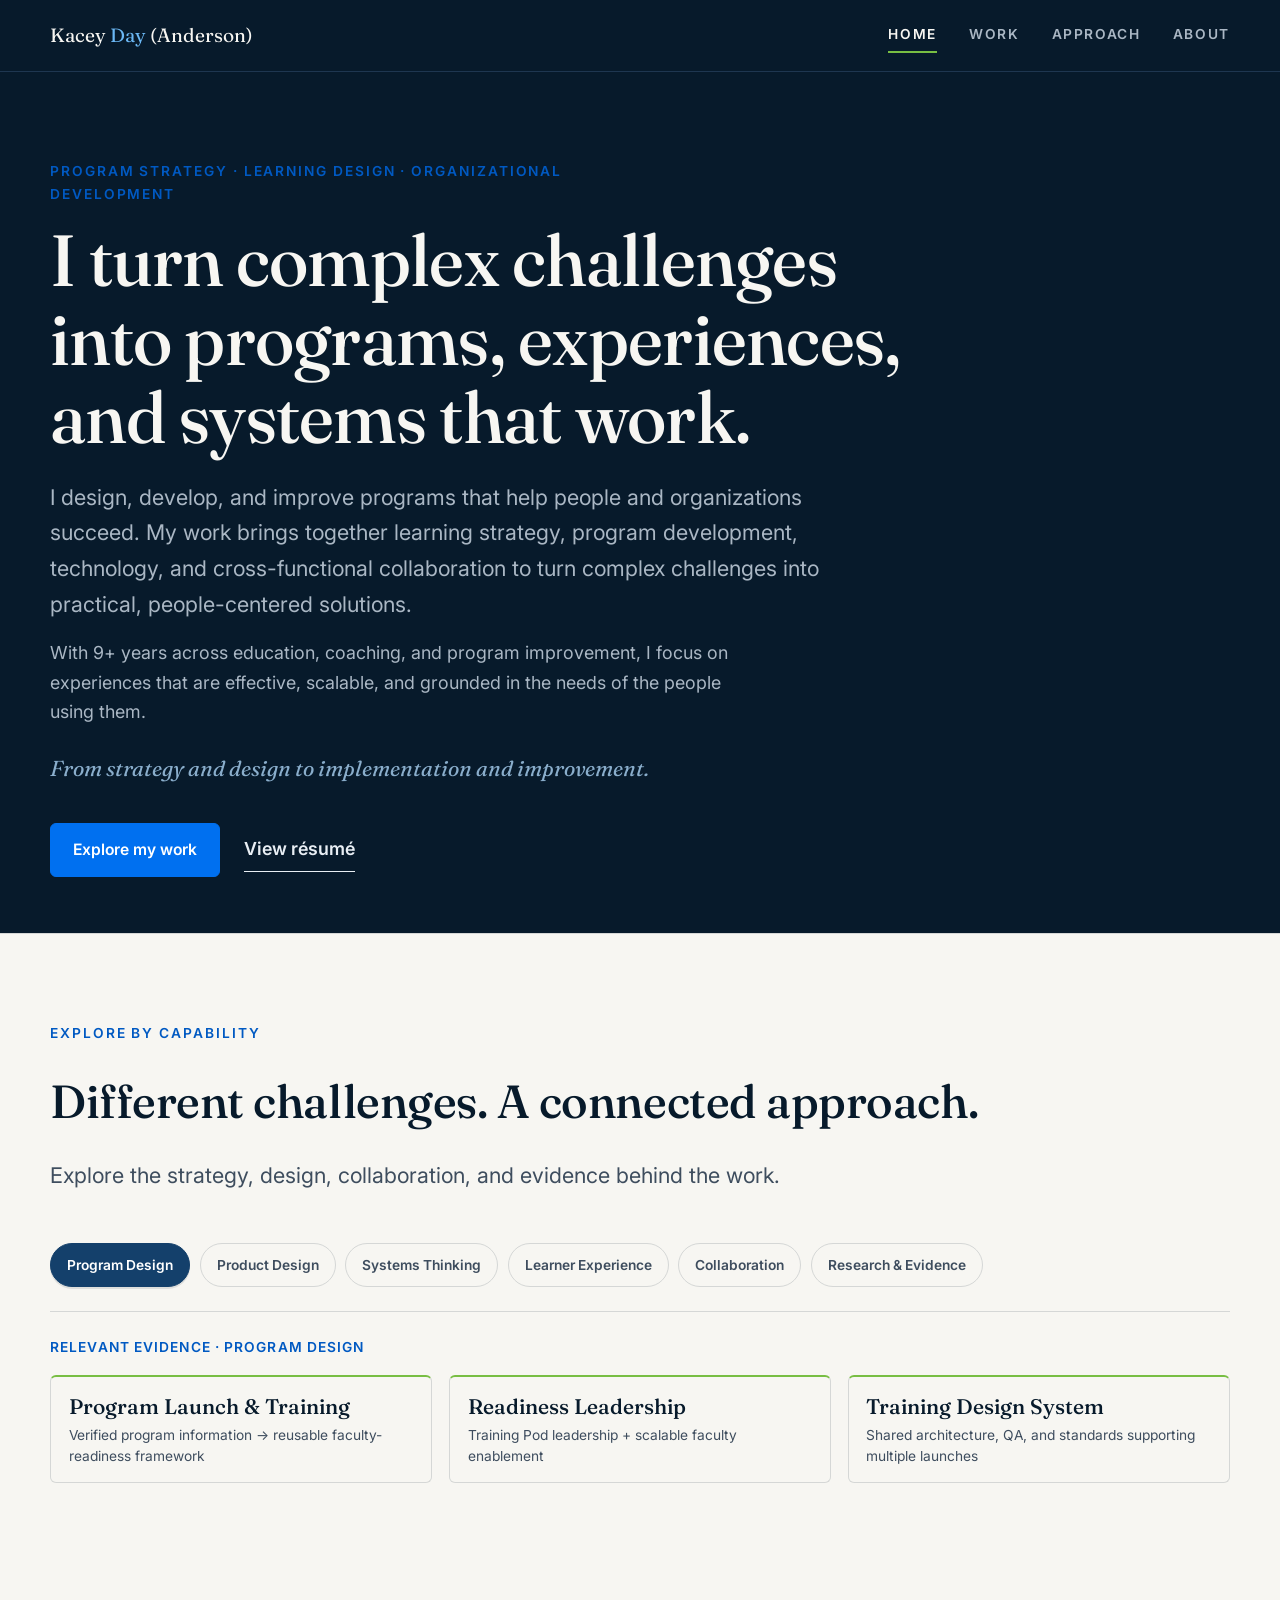
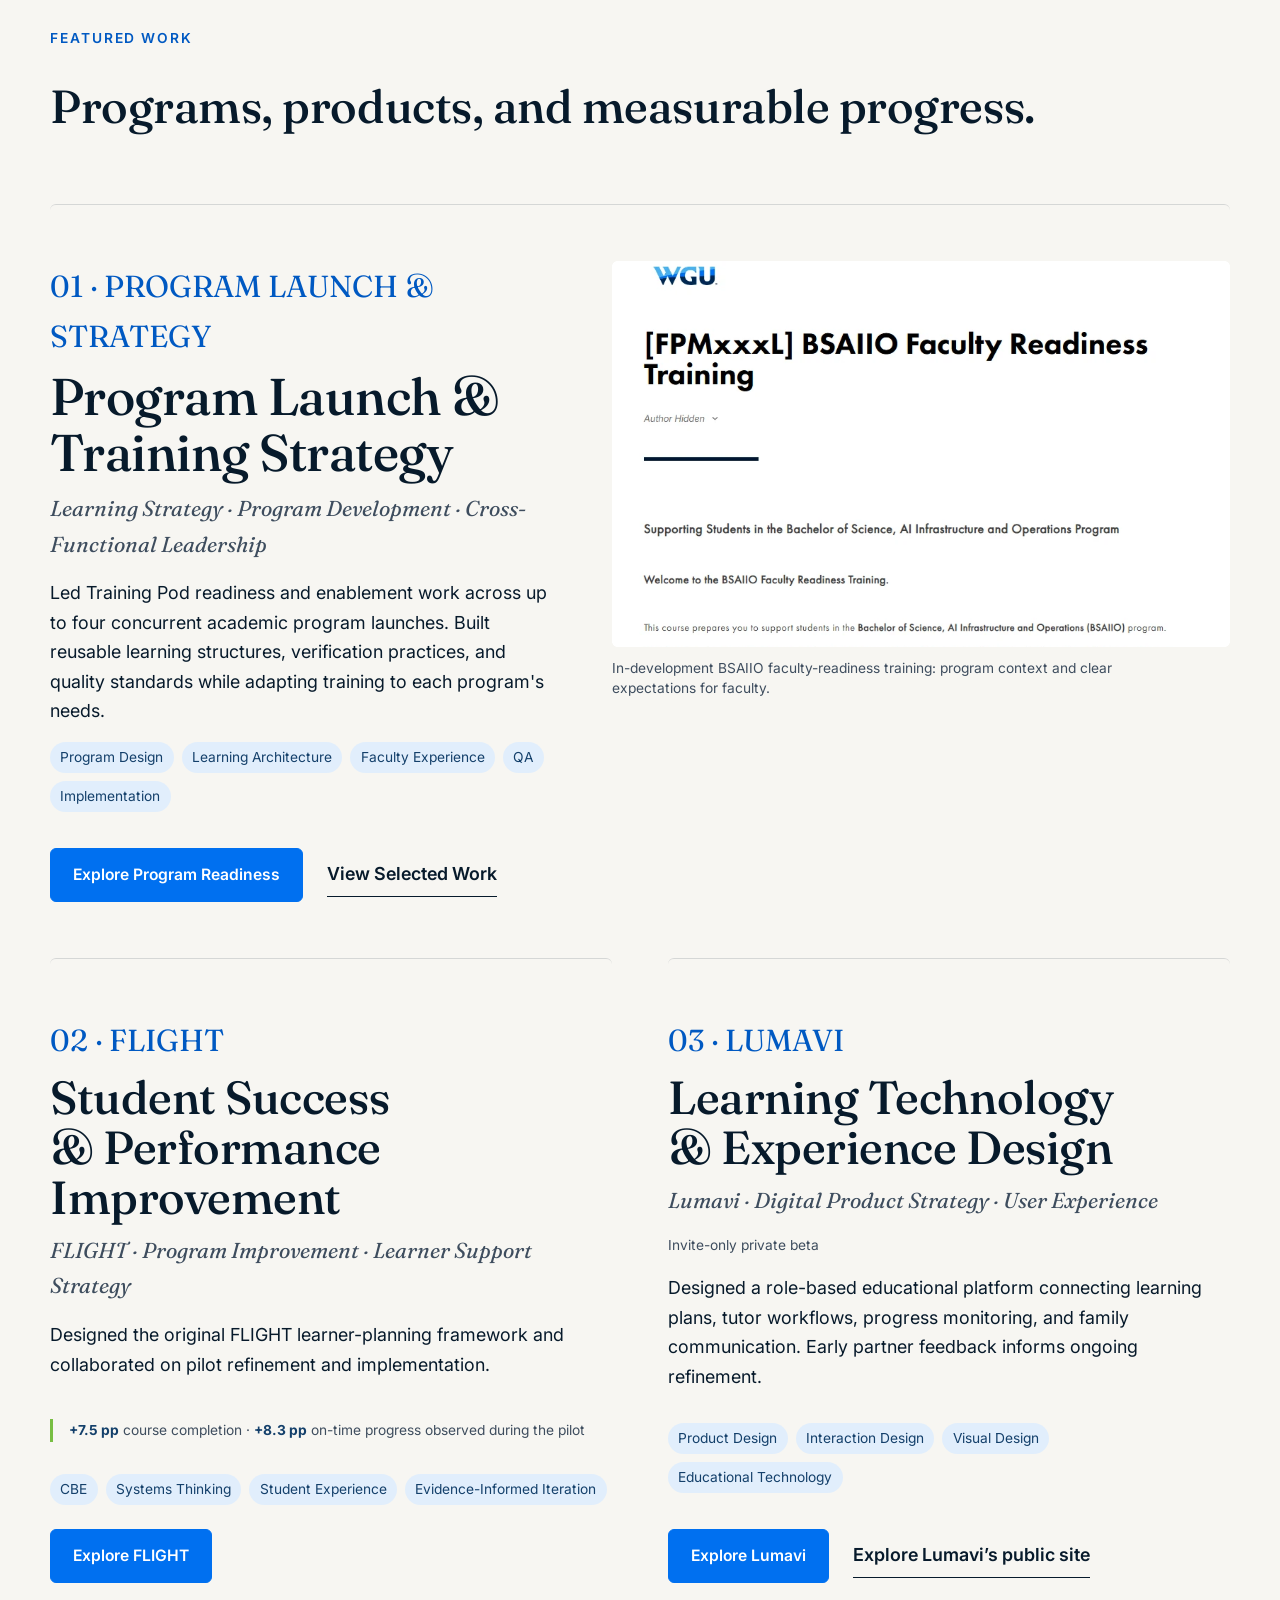
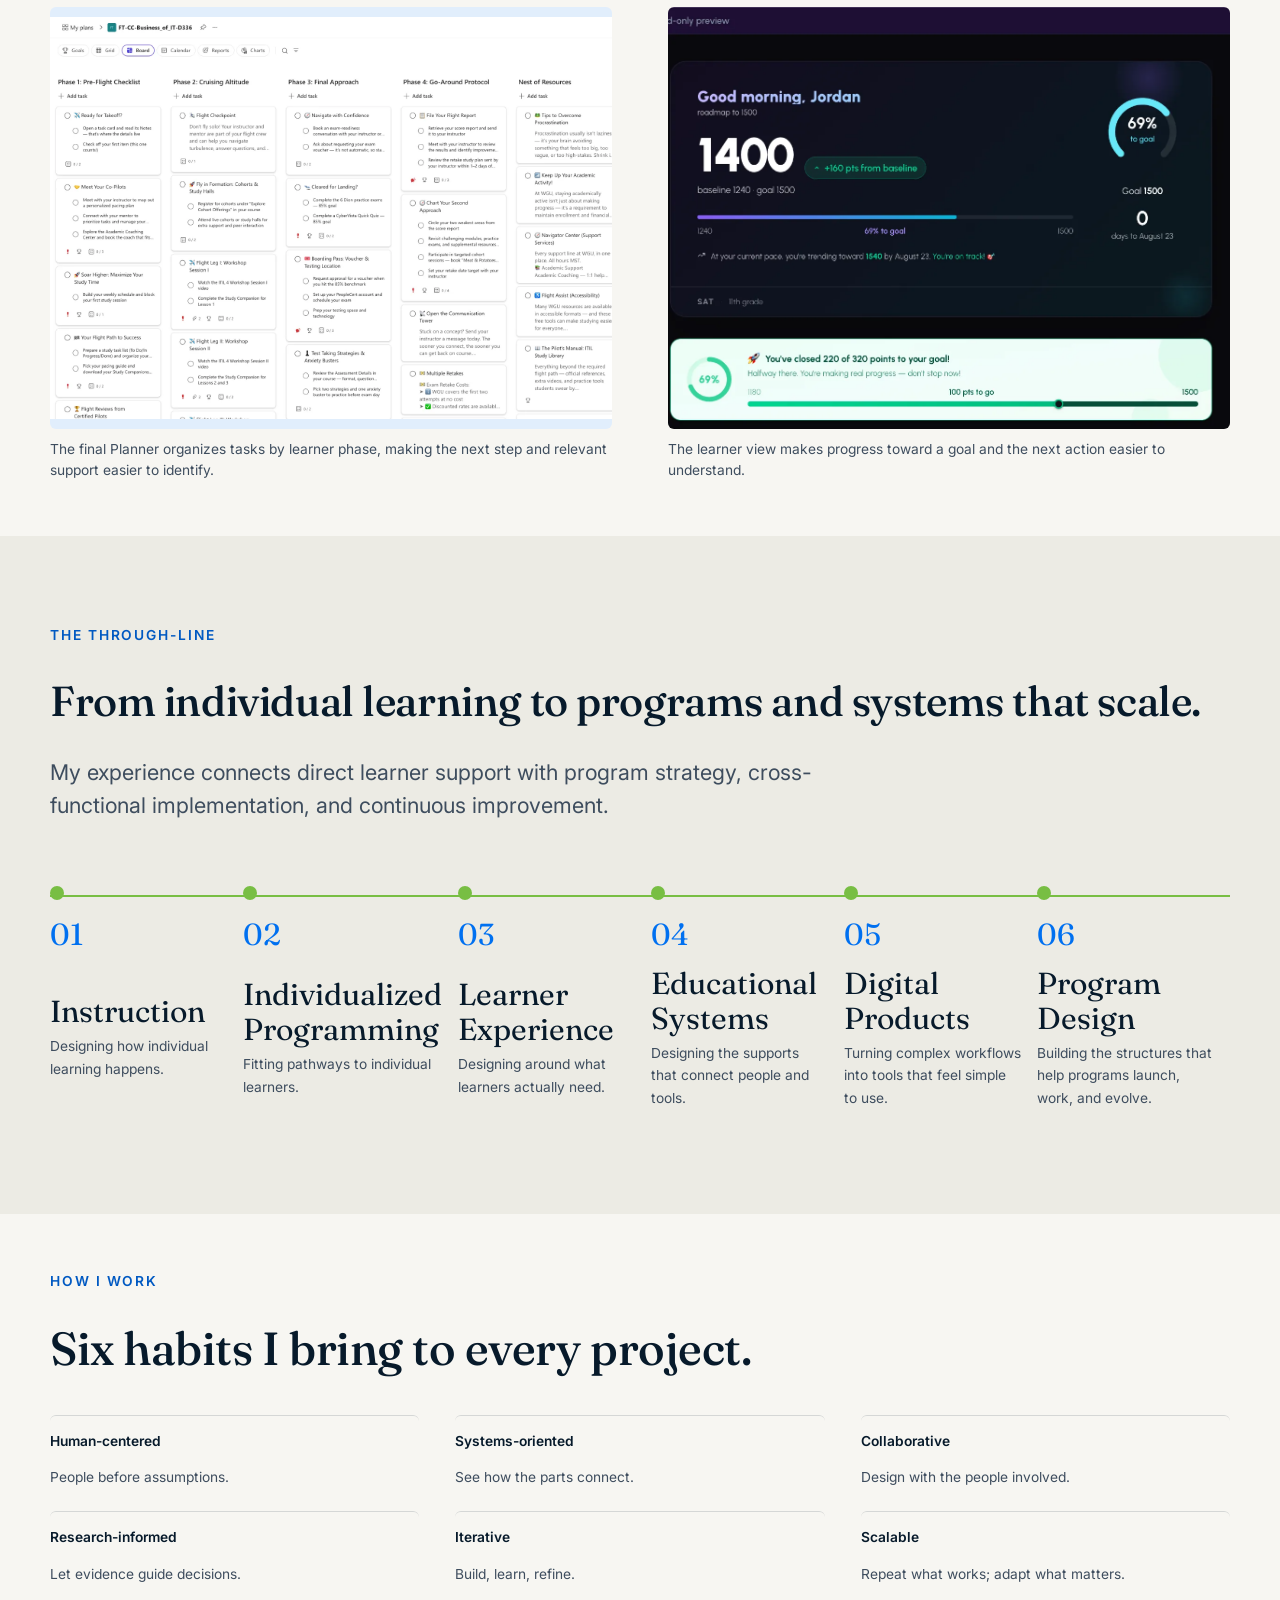
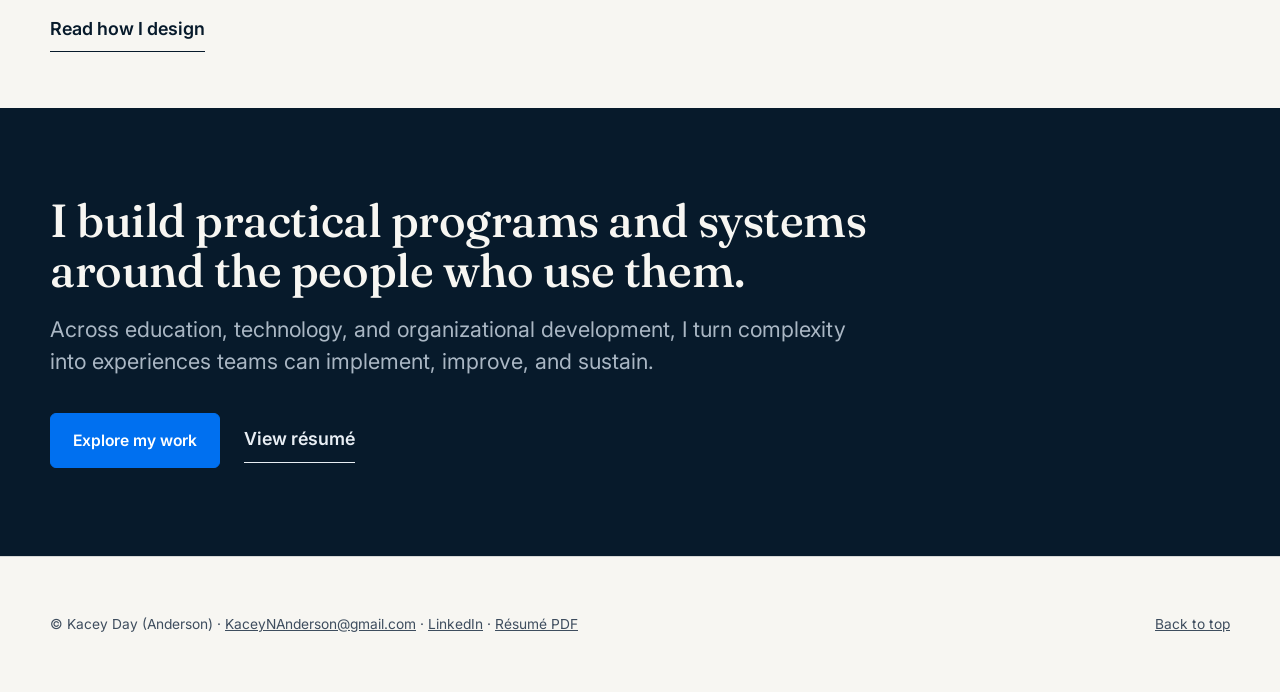
<file: index.html>
<!doctype html>
<html lang="en">
<head>
  <meta charset="utf-8">
  <meta name="viewport" content="width=device-width, initial-scale=1">
  <title>Kacey Day (Anderson) · Program Strategy, Learning Design & Improvement</title>
  <meta name="description" content="Kacey Day (Anderson) designs, develops, and improves people-centered programs, learning experiences, and systems across education, technology, and organizational development.">
  <link rel="preconnect" href="https://fonts.googleapis.com">
  <link rel="preconnect" href="https://fonts.gstatic.com" crossorigin>
  <link href="https://fonts.googleapis.com/css2?family=Fraunces:ital,opsz,wght@0,9..144,400;0,9..144,500;1,9..144,400&family=Inter:wght@400;500;600&display=swap" rel="stylesheet">
  <link rel="stylesheet" href="assets/styles.css?v=20261112mobile">
</head>
<body class="home-page">

<a class="skip-link" href="#main">Skip to content</a>

<header class="site-header" id="top">
  <div class="wrap site-header__inner">
    <a class="brand" href="index.html" aria-label="Kacey Day (Anderson), home">Kacey <span>Day</span> (Anderson)</a>
    <nav class="nav" aria-label="Primary">
      <a href="index.html" aria-current="page">Home</a>
      <a href="work/index.html">Work</a>
      <a href="approach.html">Approach</a>
      <a href="about.html">About</a>
      
    </nav>
  </div>
</header>

<main id="main" tabindex="-1">

  <section class="hero" aria-labelledby="hero-title">
    <div class="wrap hero__grid">
      <div>
        <p class="eyebrow">Program Strategy · Learning Design · Organizational Development</p>
        <h1 id="hero-title">I turn complex challenges into programs, experiences, and systems that work.</h1>
        <p class="hero__support">I design, develop, and improve programs that help people and organizations succeed. My work brings together learning strategy, program development, technology, and cross-functional collaboration to turn complex challenges into practical, people-centered solutions.</p><p class="hero__support">With 9+ years across education, coaching, and program improvement, I focus on experiences that are effective, scalable, and grounded in the needs of the people using them.</p>
        <p class="hero__tagline">From strategy and design to implementation and improvement.</p>
        <div class="actions">
          <a class="btn" href="work/index.html">Explore my work</a>
          <a class="text-link" href="Kacey-Day-Resume-2026.pdf?v=20261112">View résumé</a>
        </div>
      </div>
    </div>
  </section>

  <section class="section lens-section" id="explore-by-lens" aria-labelledby="lens-title"><div class="wrap"><div class="section-head"><p class="eyebrow">Explore by Capability</p><h2 id="lens-title">Different challenges. A connected approach.</h2><p class="lede">Explore the strategy, design, collaboration, and evidence behind the work.</p></div>
<div class="lens-options" role="group" aria-label="Choose a design lens"><button type="button" class="lens-option" id="lens-control-0" data-lens="0" aria-pressed="true" aria-controls="lens-panel-0">Program Design</button><button type="button" class="lens-option" id="lens-control-1" data-lens="1" aria-pressed="false" aria-controls="lens-panel-1">Product Design</button><button type="button" class="lens-option" id="lens-control-2" data-lens="2" aria-pressed="false" aria-controls="lens-panel-2">Systems Thinking</button><button type="button" class="lens-option" id="lens-control-3" data-lens="3" aria-pressed="false" aria-controls="lens-panel-3">Learner Experience</button><button type="button" class="lens-option" id="lens-control-4" data-lens="4" aria-pressed="false" aria-controls="lens-panel-4">Collaboration</button><button type="button" class="lens-option" id="lens-control-5" data-lens="5" aria-pressed="false" aria-controls="lens-panel-5">Research & Evidence</button></div>
<div class="lens-results" id="lens-panel-0" role="region" aria-labelledby="lens-control-0" ><p class="lens-results__label">Relevant evidence · Program Design</p>
<ul class="lens-evidence-grid"><li><a class="lens-evidence-card" href="work/index.html#program-learning-design"><span class="lens-evidence-card__title">Program Launch &amp; Training</span><span class="lens-evidence-card__summary">Verified program information → reusable faculty-readiness framework</span></a></li><li><a class="lens-evidence-card" href="work/index.html#pr-quality"><span class="lens-evidence-card__title">Readiness Leadership</span><span class="lens-evidence-card__summary">Training Pod leadership + scalable faculty enablement</span></a></li><li><a class="lens-evidence-card" href="work/index.html#selected-design-system"><span class="lens-evidence-card__title">Training Design System</span><span class="lens-evidence-card__summary">Shared architecture, QA, and standards supporting multiple launches</span></a></li></ul></div>
<div class="lens-results" id="lens-panel-1" role="region" aria-labelledby="lens-control-1" hidden><p class="lens-results__label">Relevant evidence · Product Design</p>
<ul class="lens-evidence-grid"><li><a class="lens-evidence-card" href="work/index.html#lumavi"><span class="lens-evidence-card__title">Learning Technology: Lumavi</span><span class="lens-evidence-card__summary">Product design + role-based learner experiences</span></a></li><li><a class="lens-evidence-card" href="work/index.html#lumavi-architecture"><span class="lens-evidence-card__title">Product Decisions</span><span class="lens-evidence-card__summary">Parent visibility + purposeful information boundaries</span></a></li><li><a class="lens-evidence-card" href="work/index.html#flight-product"><span class="lens-evidence-card__title">FLIGHT Planner</span><span class="lens-evidence-card__summary">Learner planning + support</span></a></li></ul></div>
<div class="lens-results" id="lens-panel-2" role="region" aria-labelledby="lens-control-2" hidden><p class="lens-results__label">Relevant evidence · Systems Thinking</p>
<ul class="lens-evidence-grid"><li><a class="lens-evidence-card" href="work/index.html#flight"><span class="lens-evidence-card__title">Student Success: FLIGHT</span><span class="lens-evidence-card__summary">Planner to learner-support ecosystem</span></a></li><li><a class="lens-evidence-card" href="work/index.html#pr-framework"><span class="lens-evidence-card__title">Standardize + Customize</span><span class="lens-evidence-card__summary">Shared training systems, program-specific decisions</span></a></li><li><a class="lens-evidence-card" href="work/index.html#pr-architecture"><span class="lens-evidence-card__title">Source to Experience</span><span class="lens-evidence-card__summary">Verified inputs + learning architecture</span></a></li></ul></div>
<div class="lens-results" id="lens-panel-3" role="region" aria-labelledby="lens-control-3" hidden><p class="lens-results__label">Relevant evidence · Learner Experience</p>
<ul class="lens-evidence-grid"><li><a class="lens-evidence-card" href="work/index.html#flight-progression"><span class="lens-evidence-card__title">FLIGHT Progression</span><span class="lens-evidence-card__summary">Contextual support + next steps</span></a></li><li><a class="lens-evidence-card" href="work/index.html#lumavi-roles"><span class="lens-evidence-card__title">Lumavi Roles</span><span class="lens-evidence-card__summary">Different needs, different views</span></a></li><li><a class="lens-evidence-card" href="work/index.html#selected-adaptive-sat-act"><span class="lens-evidence-card__title">Adaptive SAT/ACT</span><span class="lens-evidence-card__summary">Diagnostic-led learning pathways</span></a></li></ul></div>
<div class="lens-results" id="lens-panel-4" role="region" aria-labelledby="lens-control-4" hidden><p class="lens-results__label">Relevant evidence · Collaboration</p>
<ul class="lens-evidence-grid"><li><a class="lens-evidence-card" href="work/index.html#pr-role"><span class="lens-evidence-card__title">Training Pod</span><span class="lens-evidence-card__summary">Cross-functional readiness design</span></a></li><li><a class="lens-evidence-card" href="work/index.html#flight-role"><span class="lens-evidence-card__title">FLIGHT Champions</span><span class="lens-evidence-card__summary">Mentor champions + cross-functional rollout</span></a></li><li><a class="lens-evidence-card" href="work/index.html#selected-isl"><span class="lens-evidence-card__title">Interactive Services Lab</span><span class="lens-evidence-card__summary">Multimedia + interactive program support</span></a></li></ul></div>
<div class="lens-results" id="lens-panel-5" role="region" aria-labelledby="lens-control-5" hidden><p class="lens-results__label">Relevant evidence · Research &amp; Evidence</p>
<ul class="lens-evidence-grid"><li><a class="lens-evidence-card" href="work/index.html#flight-evidence"><span class="lens-evidence-card__title">FLIGHT Observations</span><span class="lens-evidence-card__summary">Student feedback + iteration signals</span></a></li><li><a class="lens-evidence-card" href="work/index.html#pr-source-truth"><span class="lens-evidence-card__title">Source Verification</span><span class="lens-evidence-card__summary">Research + program source-of-truth</span></a></li><li><a class="lens-evidence-card" href="work/index.html#lumavi-use"><span class="lens-evidence-card__title">Lumavi Early Use</span><span class="lens-evidence-card__summary">Early partner perspective + product learning</span></a></li></ul></div>
</div></section>

  <section class="section section--tight" id="featured" aria-labelledby="featured-title">
    <div class="wrap">
      <div class="section-head"><p class="eyebrow">Featured work</p><h2 id="featured-title">Programs, products, and measurable progress.</h2></div>
      <ol class="work-list">
        <li class="work-card work-card--feature">
          <div><p class="work-card__index">01 · PROGRAM LAUNCH &amp; STRATEGY</p><h3 class="work-card__title">Program Launch &amp; Training Strategy</h3><p class="work-card__role">Learning Strategy · Program Development · Cross-Functional Leadership</p><p>Led Training Pod readiness and enablement work across up to four concurrent academic program launches. Built reusable learning structures, verification practices, and quality standards while adapting training to each program's needs.</p><ul class="tags" aria-label="Capabilities"><li>Program Design</li><li>Learning Architecture</li><li>Faculty Experience</li><li>QA</li><li>Implementation</li></ul><div class="actions"><a class="btn" href="work/index.html#program-learning-design">Explore Program Readiness</a><a class="text-link" href="work/index.html#selected-work">View Selected Work</a></div></div>
          <figure class="work-card__visual"><div class="work-card__media visual-media training-featured-preview"><a class="artifact-fullscreen" href="assets/media/bsaiio-readiness-training-authentic.webp" target="_blank" rel="noopener" aria-label="Open full BSAIIO faculty-readiness training page"><img src="assets/media/bsaiio-readiness-training-preview.webp" width="873" height="576" alt="Authentic BSAIIO faculty-readiness training page showing its course title, purpose, and opening guidance" loading="lazy"></a></div><figcaption>In-development BSAIIO faculty-readiness training: program context and clear expectations for faculty.</figcaption></figure>
        </li>
        <li class="work-card">
          <div><p class="work-card__index">02 · FLIGHT</p><h3 class="work-card__title">Student Success &amp; Performance Improvement</h3><p class="work-card__role">FLIGHT · Program Improvement · Learner Support Strategy</p><p>Designed the original FLIGHT learner-planning framework and collaborated on pilot refinement and implementation.</p><p class="work-card__impact"><strong>+7.5 pp</strong> course completion · <strong>+8.3 pp</strong> on-time progress observed during the pilot</p><ul class="tags" aria-label="Capabilities"><li>CBE</li><li>Systems Thinking</li><li>Student Experience</li><li>Evidence-Informed Iteration</li></ul><div class="actions"><a class="btn" href="work/index.html#flight">Explore FLIGHT</a></div></div>
          <figure class="work-card__visual"><div class="work-card__media visual-media"><a class="artifact-fullscreen" href="assets/media/flight-final-focus.webp" target="_blank" rel="noopener" aria-label="Open full-size D336 FLIGHT Planner screenshot"><img src="assets/media/flight-final-focus.webp" alt="Final D336 FLIGHT Planner with emoji-led student support tasks" width="1472" height="1052" loading="lazy"></a></div><figcaption>The final Planner organizes tasks by learner phase, making the next step and relevant support easier to identify.</figcaption></figure>
        </li>
        <li class="work-card">
          <div><p class="work-card__index">03 · LUMAVI</p><h3 class="work-card__title">Learning Technology &amp; Experience Design</h3><p class="work-card__role">Lumavi · Digital Product Strategy · User Experience</p><p class="quiet-note">Invite-only private beta</p><p>Designed a role-based educational platform connecting learning plans, tutor workflows, progress monitoring, and family communication. Early partner feedback informs ongoing refinement.</p><ul class="tags" aria-label="Capabilities"><li>Product Design</li><li>Interaction Design</li><li>Visual Design</li><li>Educational Technology</li></ul><div class="actions"><a class="btn" href="work/index.html#lumavi">Explore Lumavi</a><a class="text-link" href="https://lumavi.app" target="_blank" rel="noopener">Explore Lumavi’s public site</a></div></div>
          
        <figure class="work-card__visual"><div class="work-card__media visual-media"><img src="assets/media/lumavi-student-focus.webp" alt="Authentic Lumavi student dashboard showing goal progress and next steps" width="1203" height="1097" loading="lazy"></div><figcaption>The learner view makes progress toward a goal and the next action easier to understand.</figcaption></figure></li>
      </ol>
    </div>
  </section>

  

  <section class="section section--wash" aria-labelledby="path-title"><div class="wrap"><div class="section-head"><p class="eyebrow">The through-line</p><h2 id="path-title">From individual learning to programs and systems that scale.</h2><p class="lede">My experience connects direct learner support with program strategy, cross-functional implementation, and continuous improvement.</p></div><ol class="path" aria-label="Career progression in order of expanding scope"><li><span class="path__stage" aria-hidden="true">01</span><div><p class="path__title">Instruction</p><p class="path__note">Designing how individual learning happens.</p></div></li><li><span class="path__stage" aria-hidden="true">02</span><div><p class="path__title">Individualized Programming</p><p class="path__note">Fitting pathways to individual learners.</p></div></li><li><span class="path__stage" aria-hidden="true">03</span><div><p class="path__title">Learner Experience</p><p class="path__note">Designing around what learners actually need.</p></div></li><li><span class="path__stage" aria-hidden="true">04</span><div><p class="path__title">Educational Systems</p><p class="path__note">Designing the supports that connect people and tools.</p></div></li><li><span class="path__stage" aria-hidden="true">05</span><div><p class="path__title">Digital Products</p><p class="path__note">Turning complex workflows into tools that feel simple to use.</p></div></li><li><span class="path__stage" aria-hidden="true">06</span><div><p class="path__title">Program Design</p><p class="path__note">Building the structures that help programs launch, work, and evolve.</p></div></li></ol></div></section>

  <section class="section" id="how-i-work" aria-labelledby="principles-title"><div class="wrap"><div class="section-head"><p class="eyebrow">How I work</p><h2 id="principles-title">Six habits I bring to every project.</h2></div><ul class="principles"><li><h3>Human-centered</h3><p>People before assumptions.</p></li><li><h3>Systems-oriented</h3><p>See how the parts connect.</p></li><li><h3>Collaborative</h3><p>Design with the people involved.</p></li><li><h3>Research-informed</h3><p>Let evidence guide decisions.</p></li><li><h3>Iterative</h3><p>Build, learn, refine.</p></li><li><h3>Scalable</h3><p>Repeat what works; adapt what matters.</p></li></ul><div class="actions"><a class="text-link" href="approach.html">Read how I design</a></div></div></section>

  <section class="section section--navy" aria-labelledby="close-title"><div class="wrap"><h2 id="close-title">I build practical programs and systems around the people who use them.</h2><p class="lede" style="color:#AAB7C4">Across education, technology, and organizational development, I turn complexity into experiences teams can implement, improve, and sustain.</p><div class="actions"><a class="btn" href="work/index.html">Explore my work</a><a class="text-link" href="Kacey-Day-Resume-2026.pdf?v=20261112">View résumé</a></div></div></section>

</main>
<footer class="site-footer"><div class="wrap site-footer__inner"><span>© Kacey Day (Anderson) · <a href="mailto:KaceyNAnderson@gmail.com">KaceyNAnderson@gmail.com</a> · <a href="https://www.linkedin.com/in/kacey-anderson-2655b9b9/" target="_blank" rel="noopener">LinkedIn</a> · <a href="Kacey-Day-Resume-2026.pdf?v=20261112">Résumé PDF</a></span><a href="#top">Back to top</a></div></footer>
<script>(function(){var header=document.querySelector('.site-header');function onScroll(){header.classList.toggle('is-scrolled',window.scrollY>8);}window.addEventListener('scroll',onScroll,{passive:true});onScroll();})();</script>
<script src="assets/lens-interactions.js" defer></script><script src="assets/site-motion.js" defer></script></body></html>
</file>
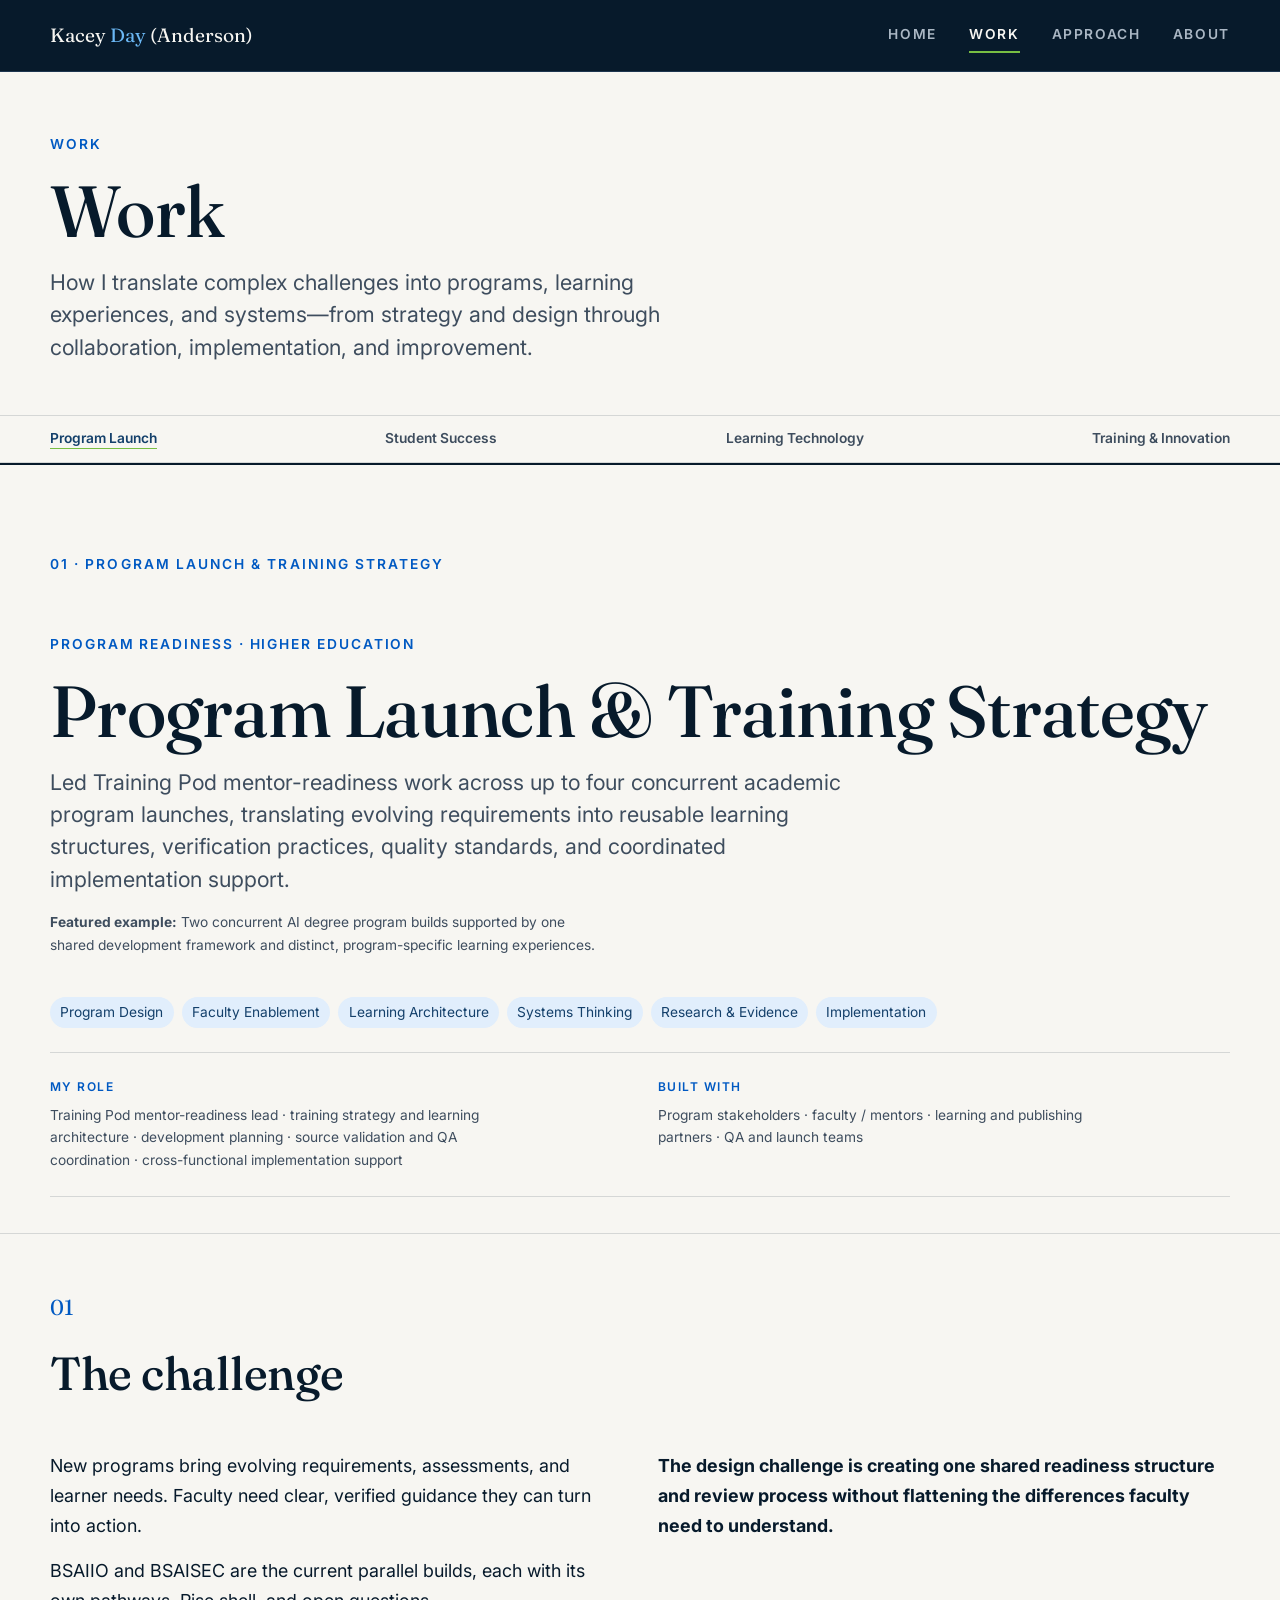
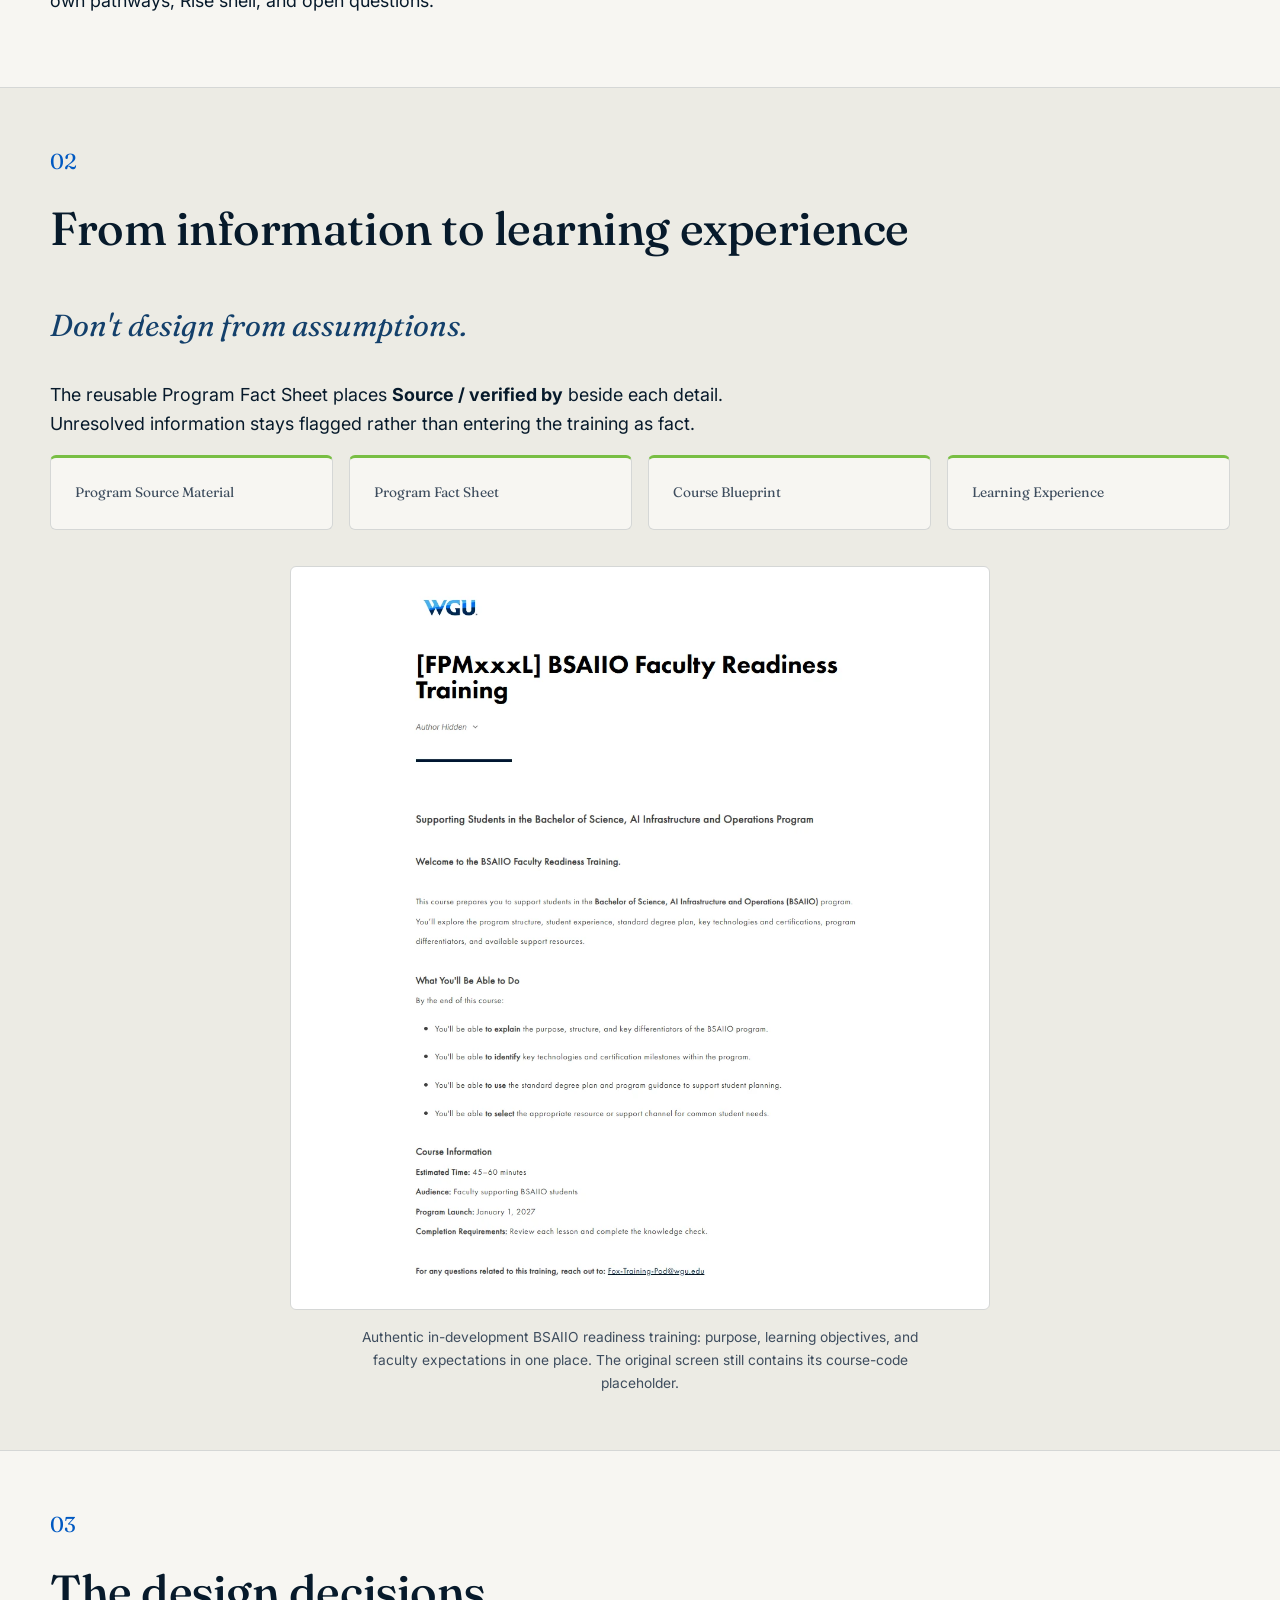
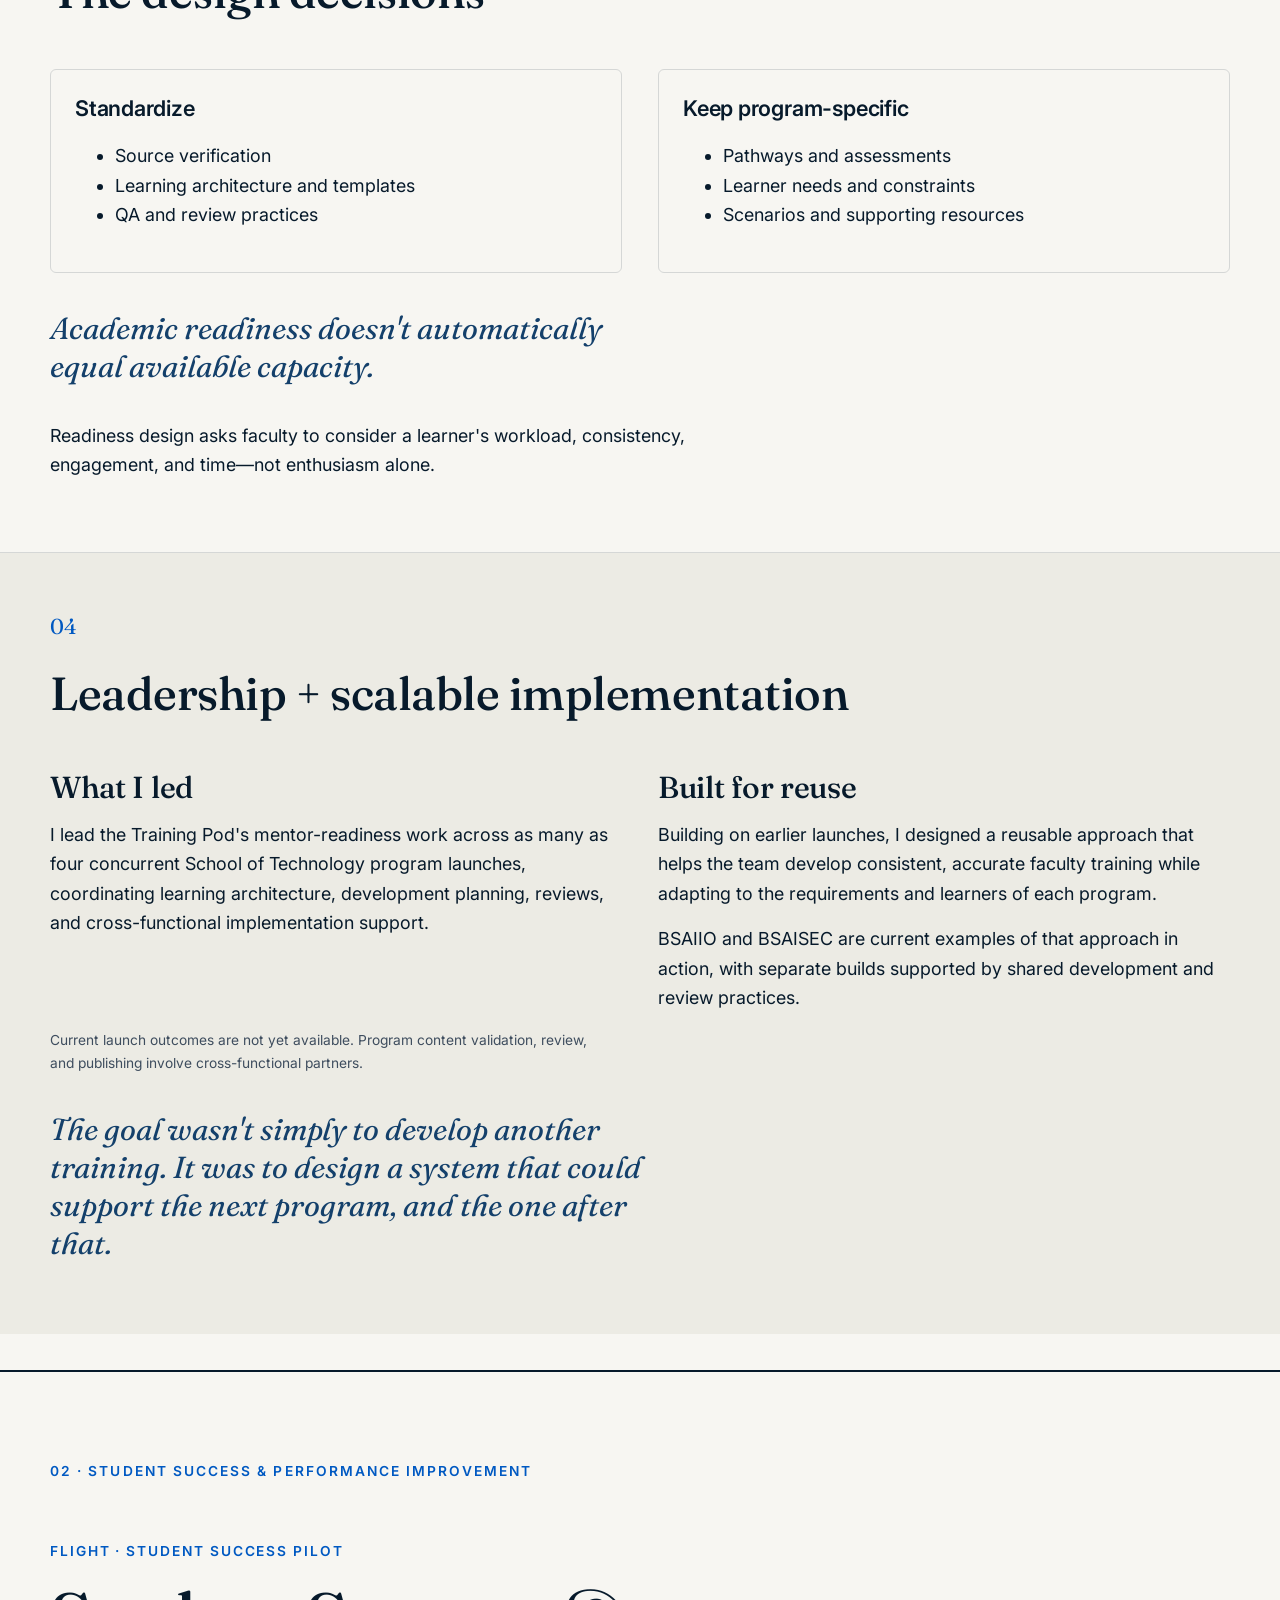
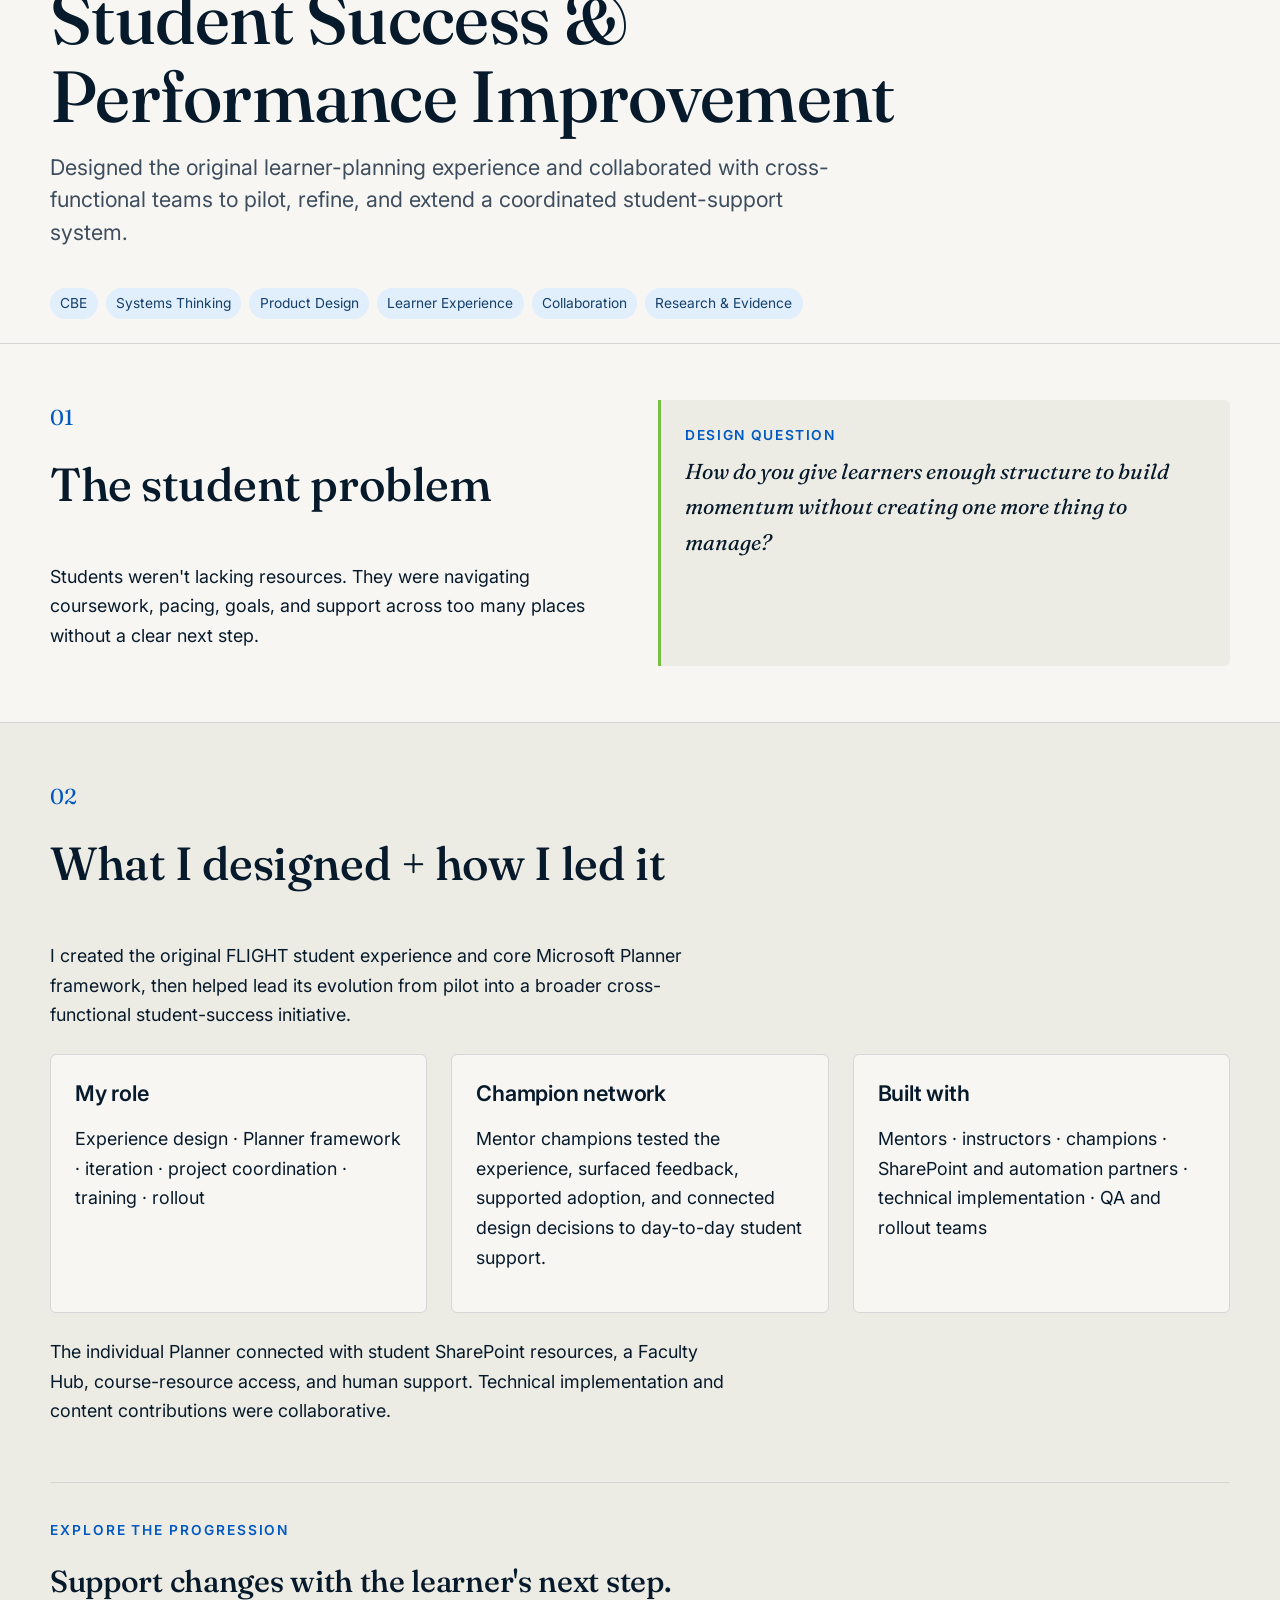
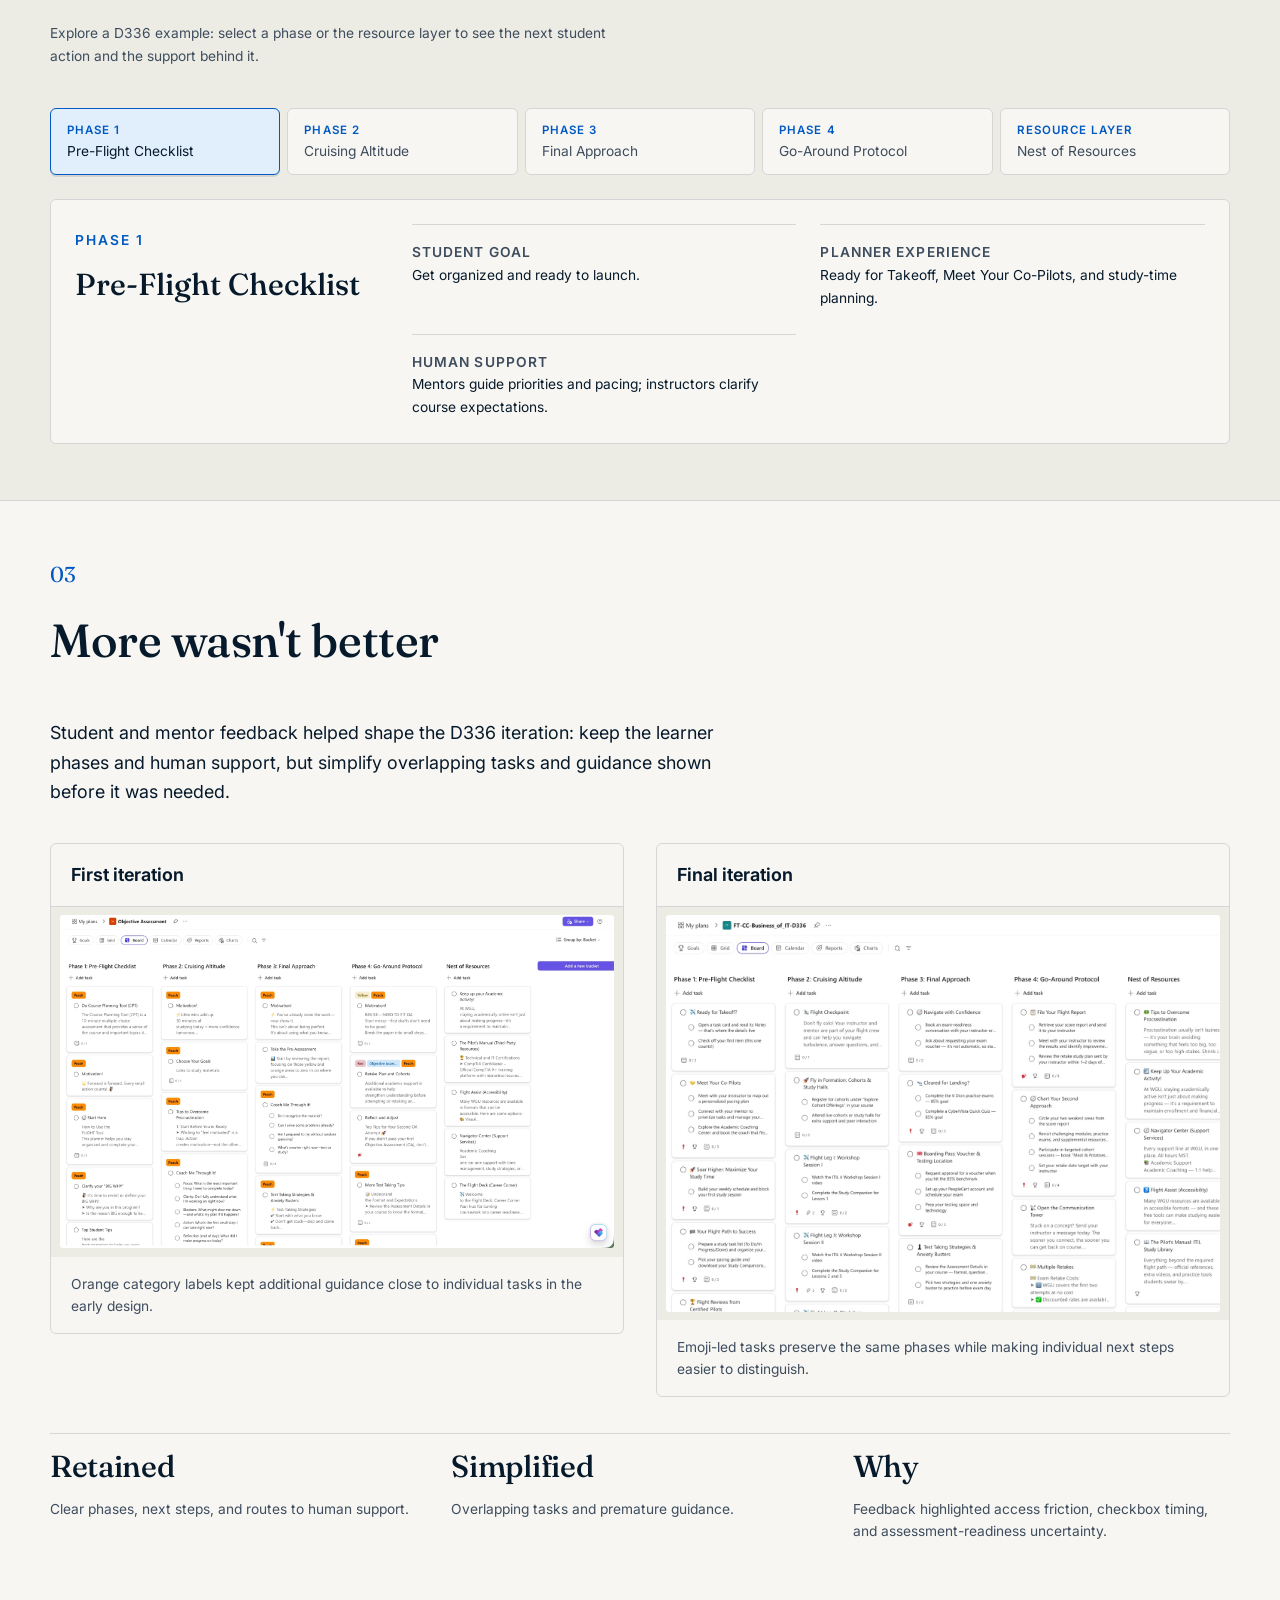
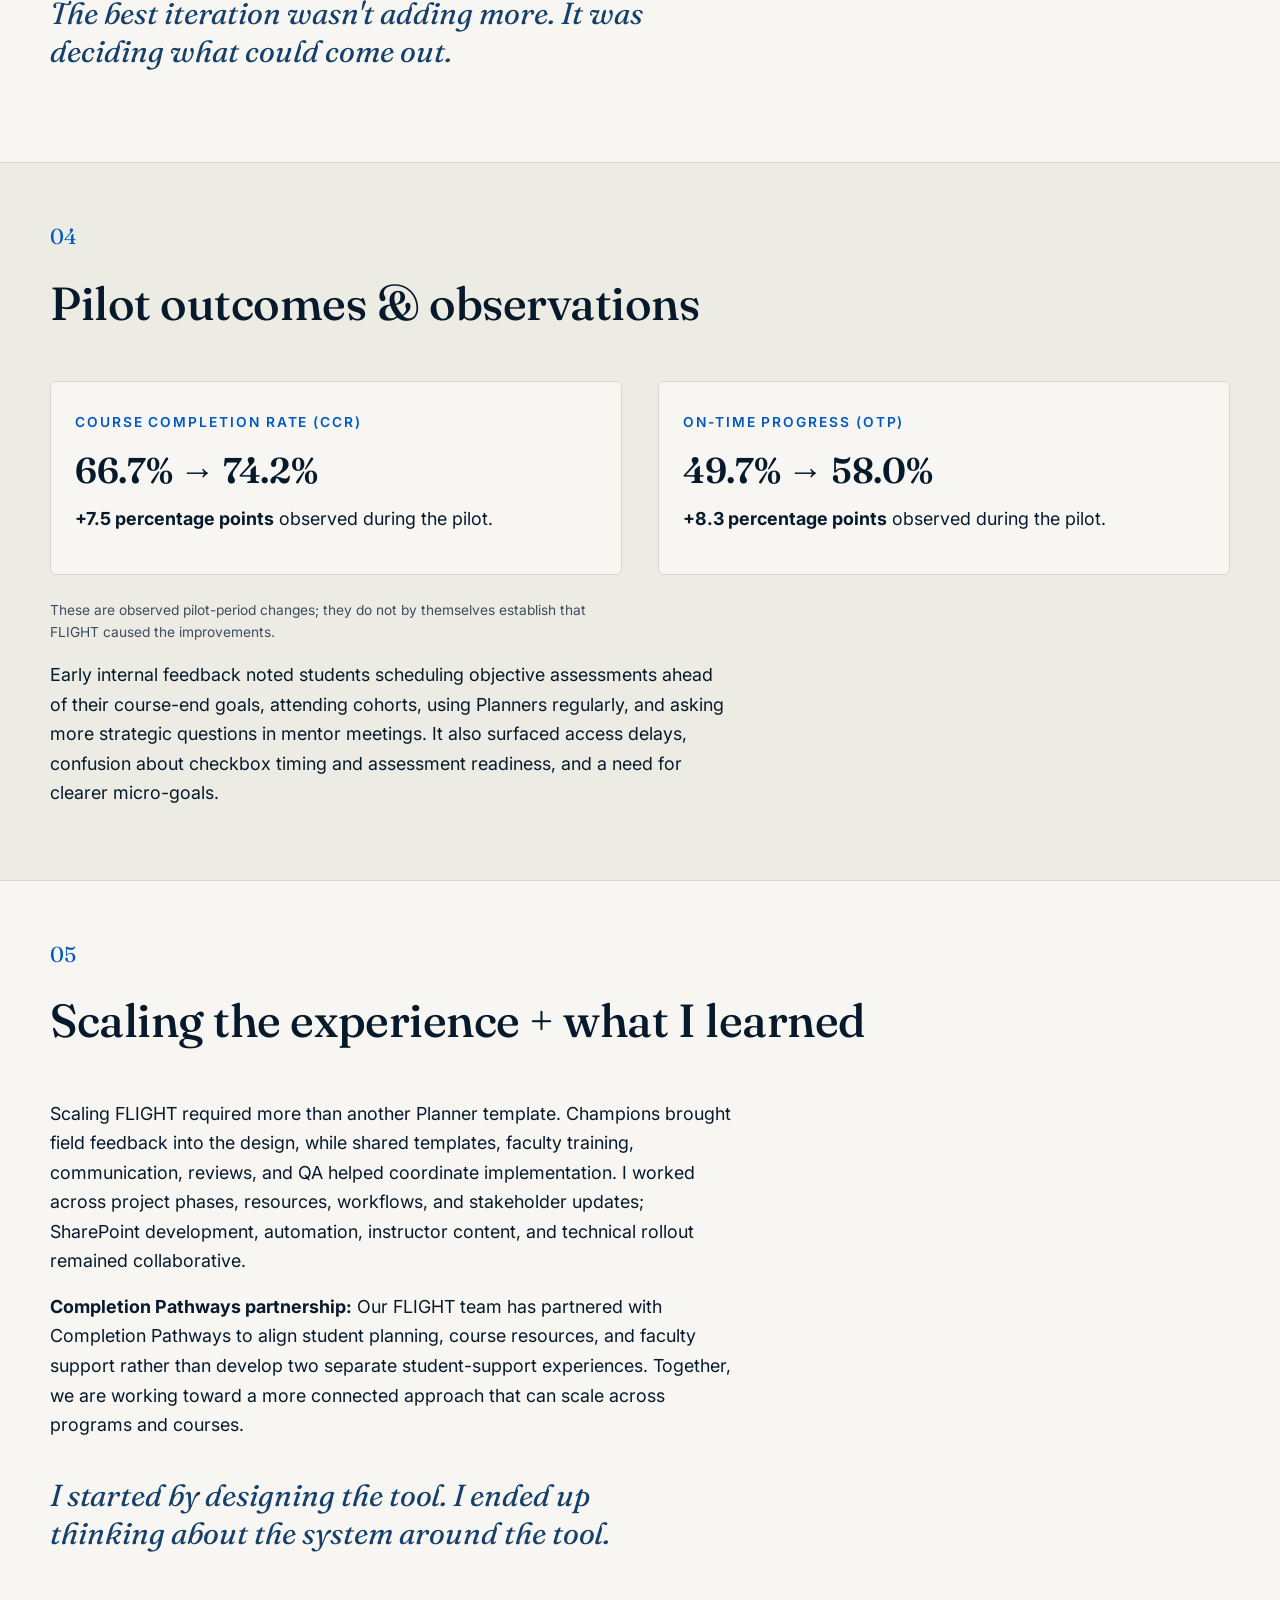
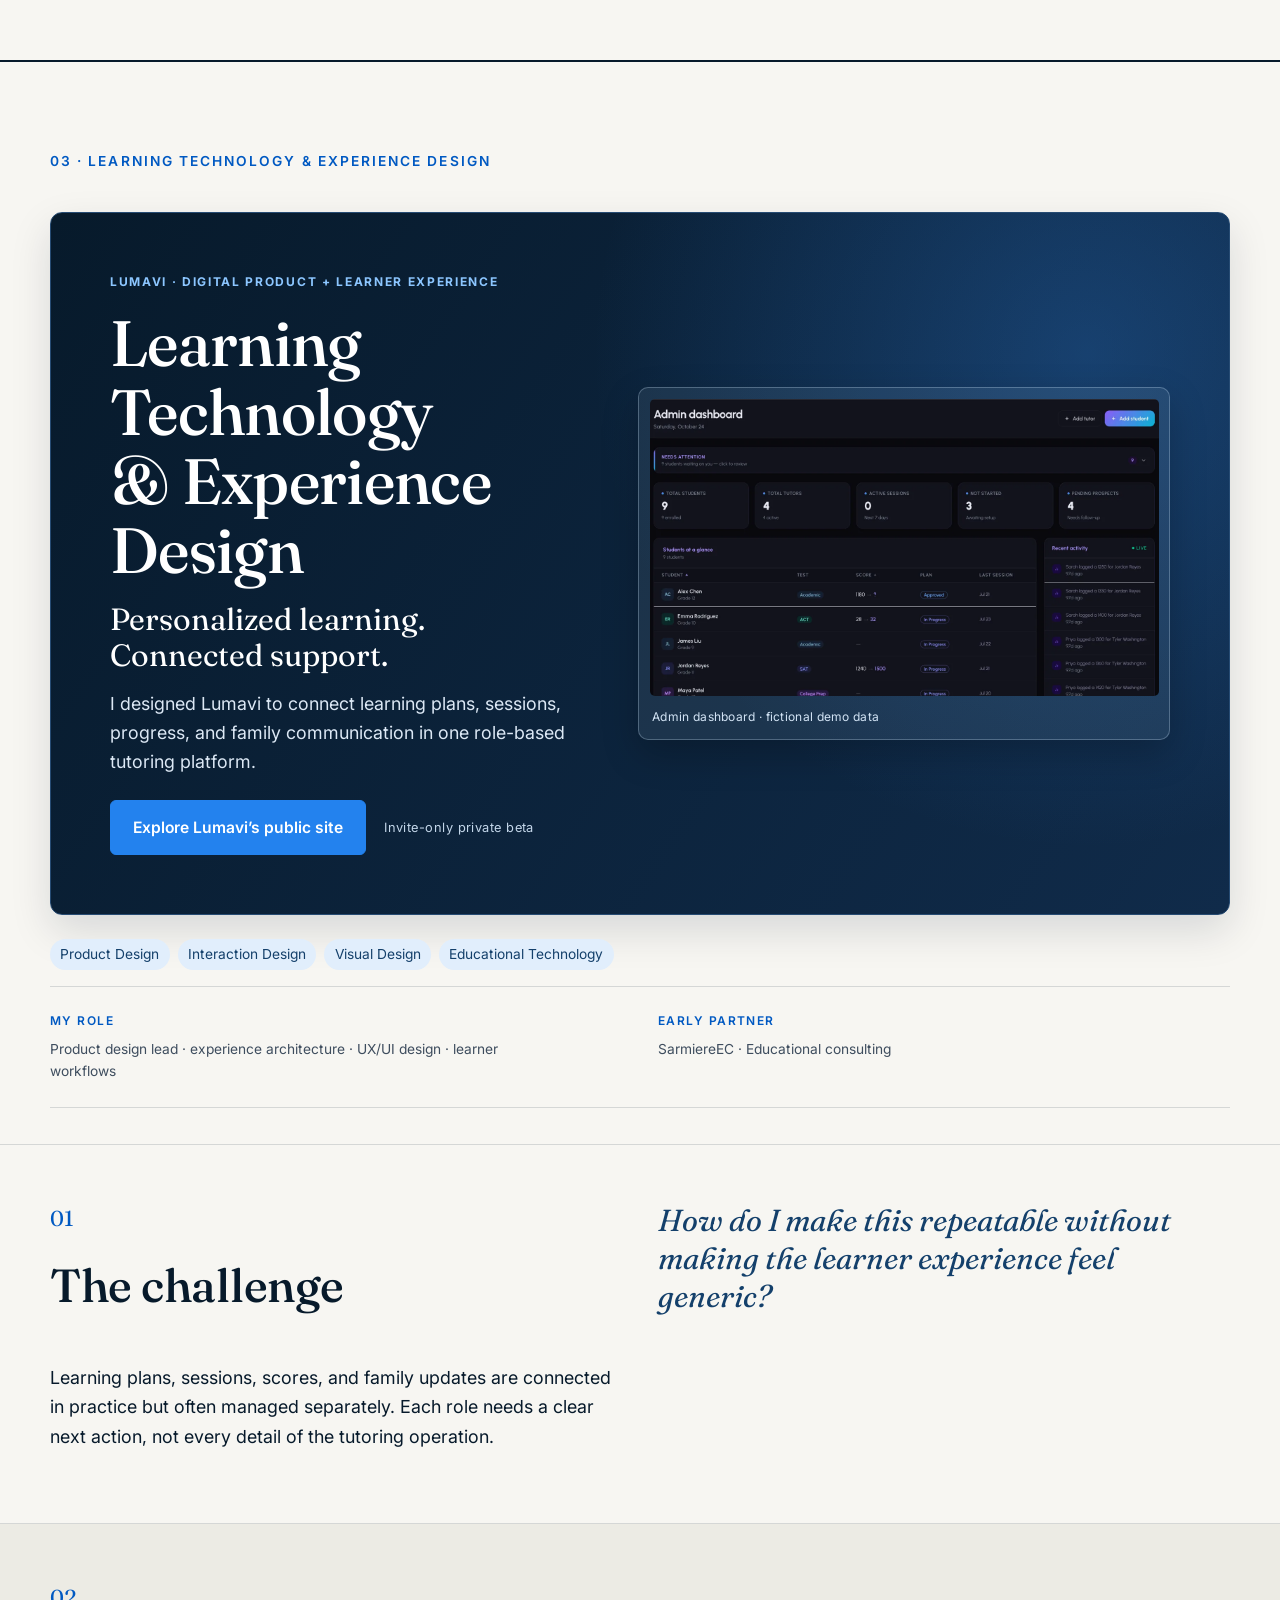
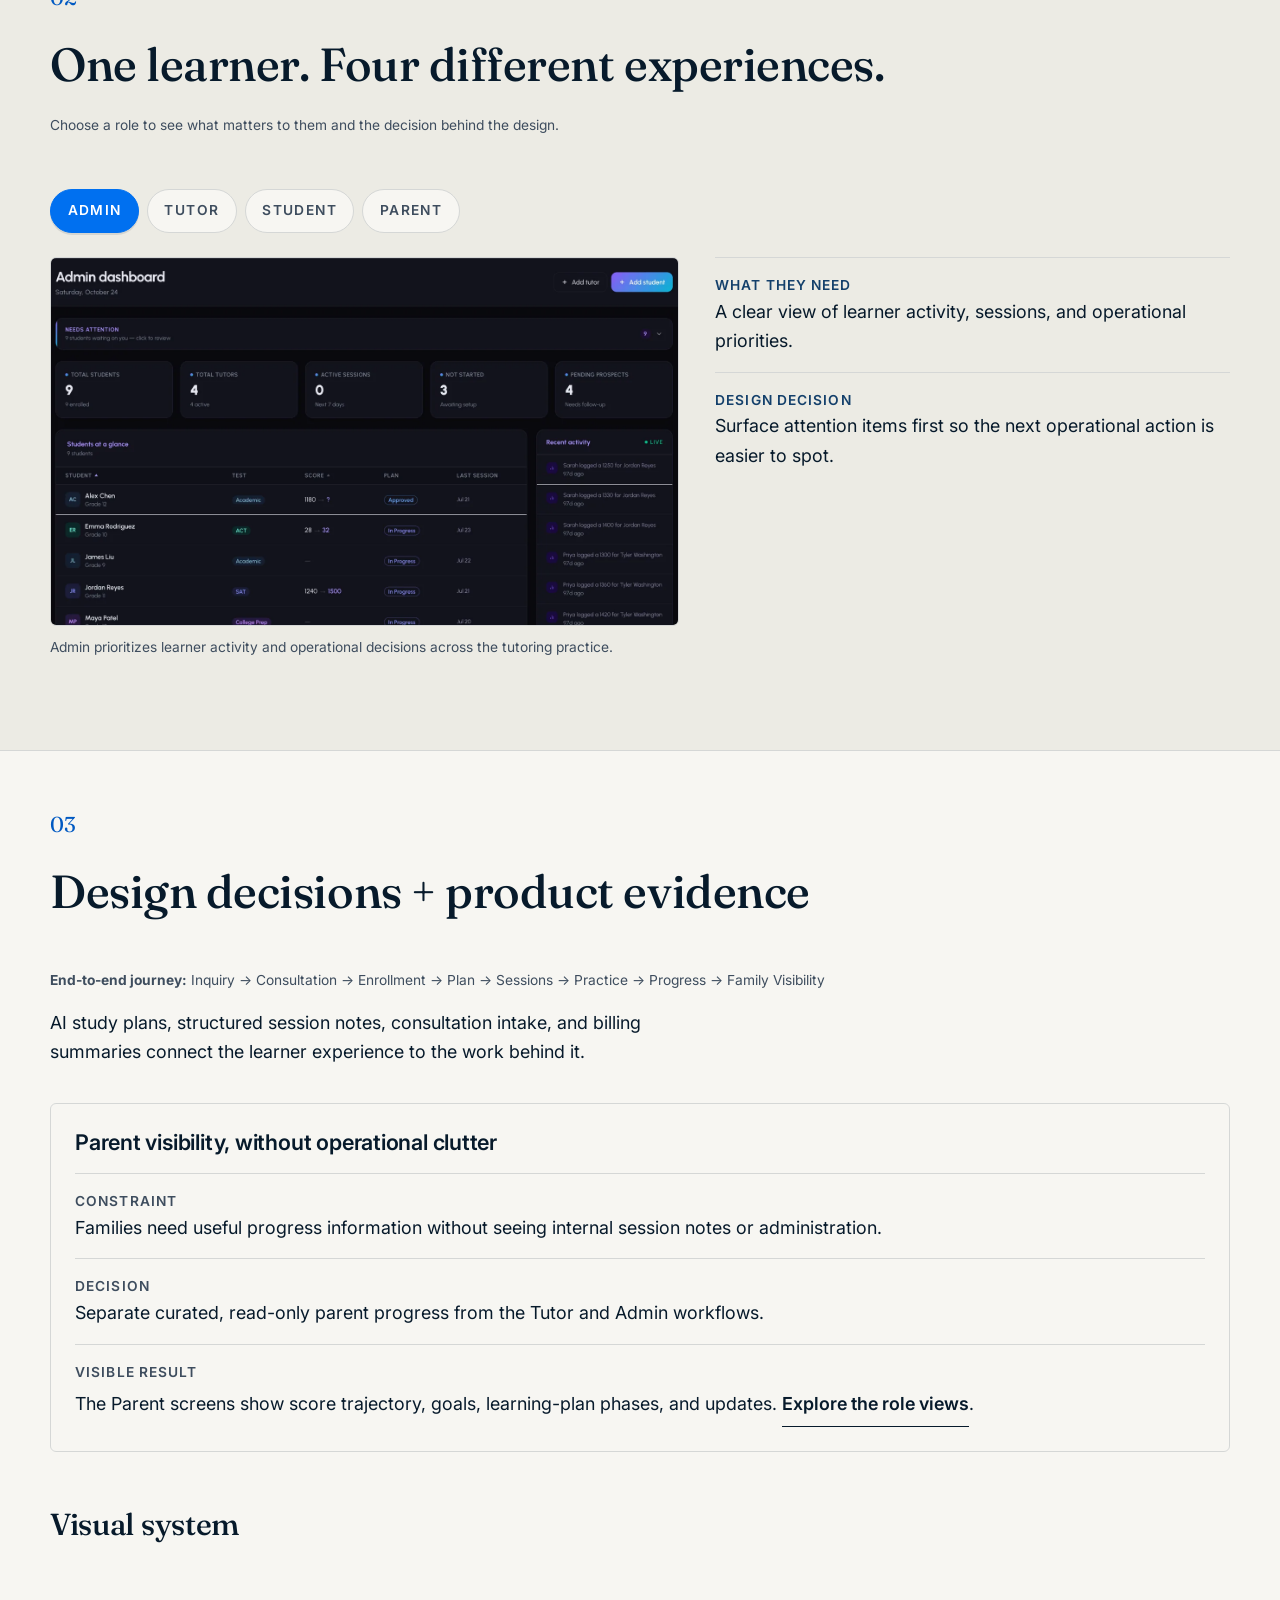
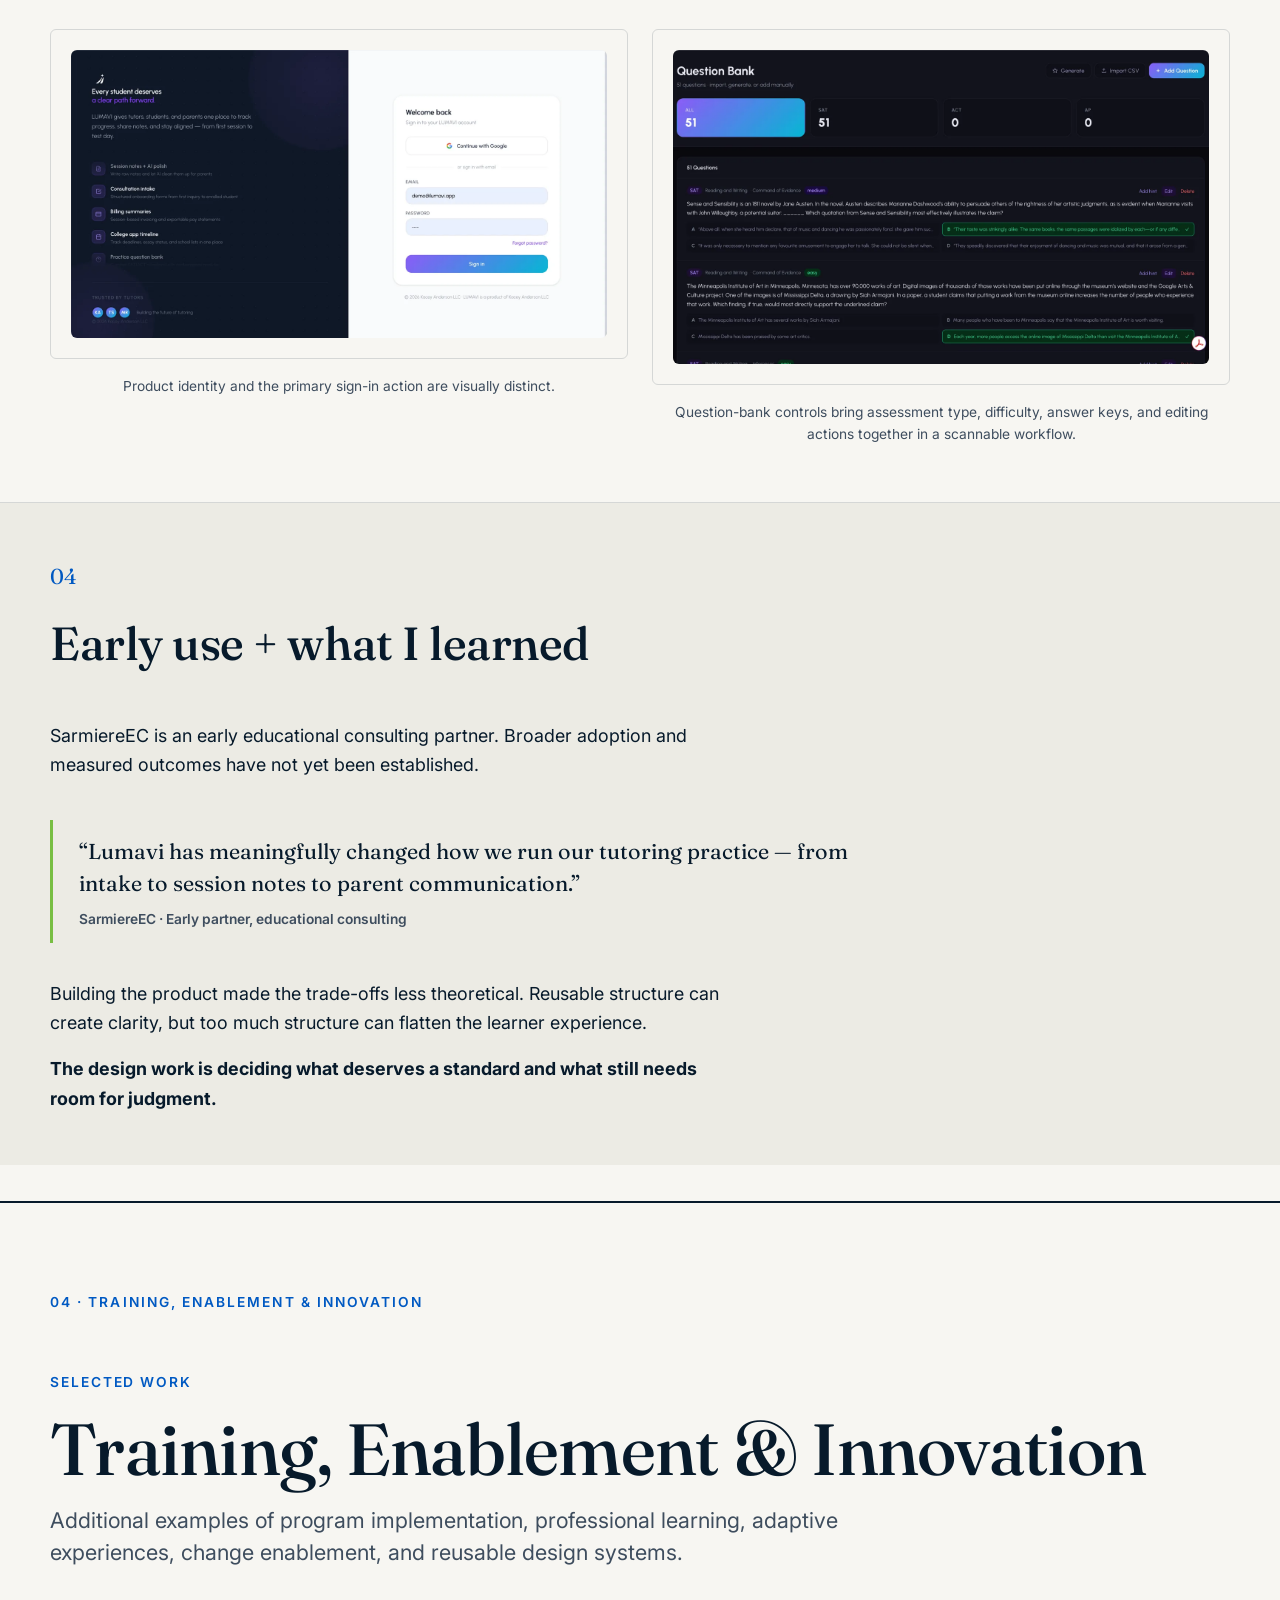
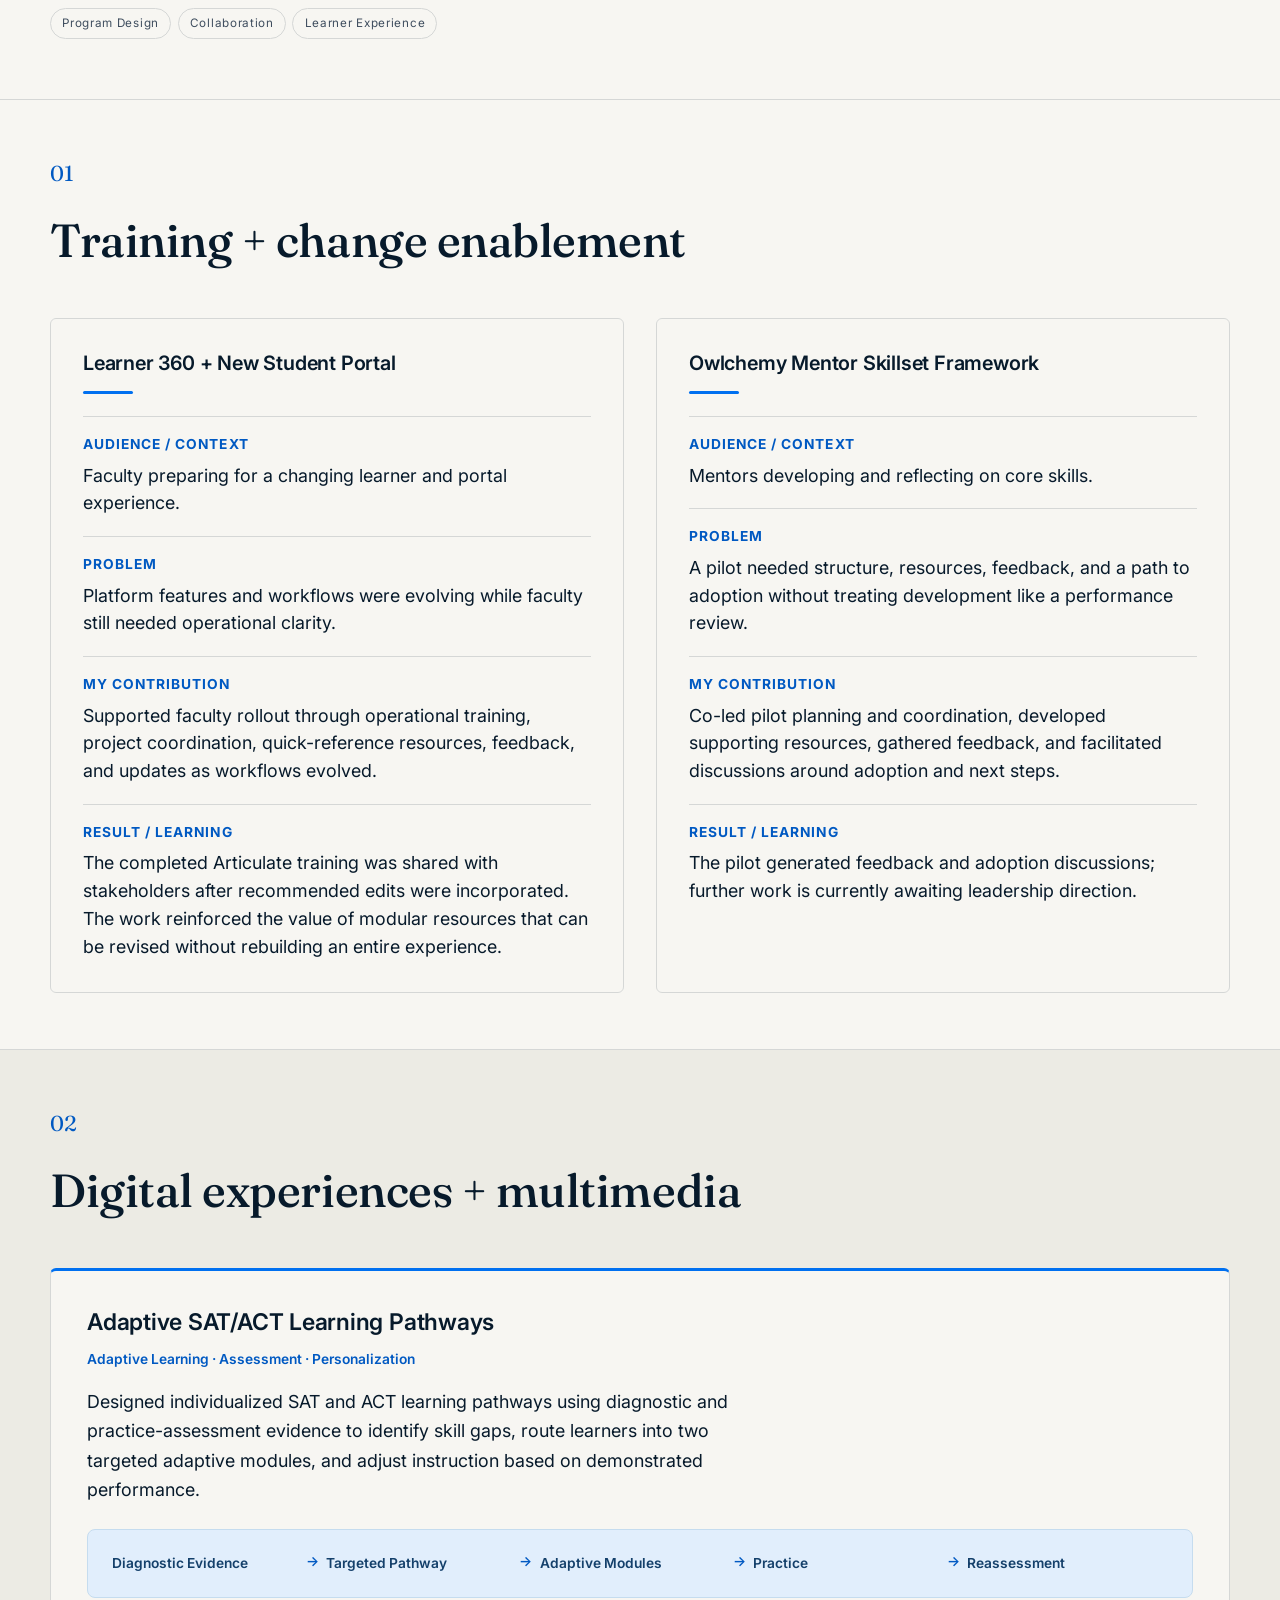
<file: work/index.html>
<!doctype html><html lang="en"><head><meta charset="utf-8"><meta name="viewport" content="width=device-width, initial-scale=1"><title>Work · Kacey Day (Anderson)</title><meta name="description" content="Case studies in program launch strategy, student-success improvement, learning technology, and training enablement by Kacey Day (Anderson)."><link rel="preconnect" href="https://fonts.googleapis.com"><link rel="preconnect" href="https://fonts.gstatic.com" crossorigin><link href="https://fonts.googleapis.com/css2?family=Fraunces:ital,opsz,wght@0,9..144,400;0,9..144,500;1,9..144,400&family=Inter:wght@400;500;600&display=swap" rel="stylesheet"><link rel="stylesheet" href="../assets/styles.css?v=20261112"></head><body class="work-page"><a class="skip-link" href="#main">Skip to content</a><header class="site-header" id="top"><div class="wrap site-header__inner"><a class="brand" href="../index.html" aria-label="Kacey Day (Anderson), home">Kacey <span>Day</span> (Anderson)</a><nav class="nav" aria-label="Primary"><a href="../index.html">Home</a><a href="../work/index.html" aria-current="page">Work</a><a href="../approach.html">Approach</a><a href="../about.html">About</a></nav></div></header><main id="main" tabindex="-1"><section class="work-intro" id="work-top"><div class="wrap"><p class="eyebrow">Work</p><h1>Work</h1><p class="lede">How I translate complex challenges into programs, learning experiences, and systems—from strategy and design through collaboration, implementation, and improvement.</p></div></section>
<nav class="work-jump-nav" aria-label="Work sections"><div class="wrap work-jump-nav__inner">
<a href="#program-learning-design">Program Launch</a>
<a href="#flight">Student Success</a>
<a href="#lumavi">Learning Technology</a>
<a href="#selected-work">Training &amp; Innovation</a>
</div></nav>
<article class="portfolio-project" id="program-learning-design" aria-label="Program Launch and Training Strategy">
<div class="project-divider"><div class="wrap"><p class="project-divider__index">01 · PROGRAM LAUNCH &amp; TRAINING STRATEGY</p></div></div>
<section class="case-hero"><div class="wrap"><p class="eyebrow">Program Readiness · Higher Education</p><h2 class="consolidated-case-title">Program Launch &amp; Training Strategy</h2><p class="lede">Led Training Pod mentor-readiness work across up to four concurrent academic program launches, translating evolving requirements into reusable learning structures, verification practices, quality standards, and coordinated implementation support.</p><p class="quiet-note"><strong>Featured example:</strong> Two concurrent AI degree program builds supported by one shared development framework and distinct, program-specific learning experiences.</p><div class="case-meta"><ul class="tags"><li>Program Design</li><li>Faculty Enablement</li><li>Learning Architecture</li><li>Systems Thinking</li><li>Research &amp; Evidence</li><li>Implementation</li></ul></div></div></section>
<div class="wrap project-context" id="pr-role"><div class="collaboration-grid"><div><p class="collaboration-label">My Role</p><p>Training Pod mentor-readiness lead · training strategy and learning architecture · development planning · source validation and QA coordination · cross-functional implementation support</p></div><div><p class="collaboration-label">Built With</p><p>Program stakeholders · faculty / mentors · learning and publishing partners · QA and launch teams</p></div></div></div>

<section class="case-section"><div class="wrap">
  <div class="case-section__head"><p class="case-section__num">01</p><h2>The challenge</h2></div>
  <div class="case-grid case-grid--2">
    <div><p>New programs bring evolving requirements, assessments, and learner needs. Faculty need clear, verified guidance they can turn into action.</p><p>BSAIIO and BSAISEC are the current parallel builds, each with its own pathways, Rise shell, and open questions.</p></div>
    <div><p><strong>The design challenge is creating one shared readiness structure and review process without flattening the differences faculty need to understand.</strong></p></div>
  </div>
</div></section>

<section class="case-section section--wash"><div class="wrap">
  <div class="case-section__head"><p class="case-section__num">02</p><h2 id="pr-source-truth">From information to learning experience</h2></div>
  <p class="pullline">Don't design from assumptions.</p>
  <p>The reusable Program Fact Sheet places <strong>Source / verified by</strong> beside each detail. Unresolved information stays flagged rather than entering the training as fact.</p>
  <ol class="track track--four" id="pr-architecture" aria-label="Faculty-readiness learning architecture">
    <li><p class="track__name">Program Source Material</p></li>
    <li><p class="track__name">Program Fact Sheet</p></li>
    <li><p class="track__name">Course Blueprint</p></li>
    <li><p class="track__name">Learning Experience</p></li>
  </ol>
  <figure class="figure artifact-figure training-evidence" id="pr-training-example">
    <div class="figure__frame artifact-frame"><a class="artifact-fullscreen" href="../assets/media/bsaiio-readiness-training-authentic.webp" target="_blank" rel="noopener" aria-label="Open full BSAIIO faculty-readiness course page"><img src="../assets/media/bsaiio-readiness-training-authentic.webp" width="1111" height="1186" loading="lazy" alt="Authentic in-development BSAIIO Faculty Readiness Training page showing the program introduction, four learning objectives, completion time, audience, and support contact"></a></div>
    <figcaption>Authentic in-development BSAIIO readiness training: purpose, learning objectives, and faculty expectations in one place. The original screen still contains its course-code placeholder.</figcaption>
  </figure>
</div></section>

<section class="case-section"><div class="wrap">
  <div class="case-section__head"><p class="case-section__num">03</p><h2 id="pr-framework">The design decisions</h2></div>
  <div class="case-grid case-grid--2">
    <div class="card"><h3>Standardize</h3><ul class="changes">
      <li>Source verification</li>
      <li>Learning architecture and templates</li>
      <li>QA and review practices</li>
    </ul></div>
    <div class="card"><h3>Keep program-specific</h3><ul class="changes">
      <li>Pathways and assessments</li>
      <li>Learner needs and constraints</li>
      <li>Scenarios and supporting resources</li>
    </ul></div>
  </div>
  <p class="pullline">Academic readiness doesn't automatically equal available capacity.</p>
  <p>Readiness design asks faculty to consider a learner's workload, consistency, engagement, and time—not enthusiasm alone.</p>
</div></section>

<section class="case-section section--wash"><div class="wrap">
  <div class="case-section__head"><p class="case-section__num">04</p><h2 id="pr-quality">Leadership + scalable implementation</h2></div>
  <div class="case-grid case-grid--2">
    <div>
      <h3>What I led</h3>
      <p>I lead the Training Pod's mentor-readiness work across as many as four concurrent School of Technology program launches, coordinating learning architecture, development planning, reviews, and cross-functional implementation support.</p>
    </div>
    <div>
      <h3>Built for reuse</h3>
      <p>Building on earlier launches, I designed a reusable approach that helps the team develop consistent, accurate faculty training while adapting to the requirements and learners of each program.</p>
      <p>BSAIIO and BSAISEC are current examples of that approach in action, with separate builds supported by shared development and review practices.</p>
    </div>
  </div>
  <p class="quiet-note">Current launch outcomes are not yet available. Program content validation, review, and publishing involve cross-functional partners.</p>
  <p class="pullline">The goal wasn't simply to develop another training. It was to design a system that could support the next program, and the one after that.</p>
</div></section>
</article>

<article class="portfolio-project" id="flight" aria-label="FLIGHT">
<div class="project-divider"><div class="wrap"><p class="project-divider__index">02 · STUDENT SUCCESS &amp; PERFORMANCE IMPROVEMENT</p></div></div>
<section class="case-hero"><div class="wrap"><p class="eyebrow">FLIGHT · Student Success Pilot</p><h2 class="consolidated-case-title">Student Success &amp; Performance Improvement</h2><p class="lede">Designed the original learner-planning experience and collaborated with cross-functional teams to pilot, refine, and extend a coordinated student-support system.</p><div class="case-meta"><ul class="tags"><li>CBE</li><li>Systems Thinking</li><li>Product Design</li><li>Learner Experience</li><li>Collaboration</li><li>Research &amp; Evidence</li></ul></div></div></section>

<section class="case-section"><div class="wrap case-grid case-grid--2">
  <div><div class="case-section__head"><p class="case-section__num">01</p><h2>The student problem</h2></div>
    <p>Students weren't lacking resources. They were navigating coursework, pacing, goals, and support across too many places without a clear next step.</p>
  </div>
  <div class="decision"><p class="decision__label">Design question</p><p class="decision__question">How do you give learners enough structure to build momentum without creating one more thing to manage?</p></div>
</div></section>

<section class="case-section section--wash"><div class="wrap">
  <div class="case-section__head"><p class="case-section__num">02</p><h2 id="flight-product">What I designed + how I led it</h2></div>
  <p>I created the original FLIGHT student experience and core Microsoft Planner framework, then helped lead its evolution from pilot into a broader cross-functional student-success initiative.</p>
  <div class="case-grid case-grid--3" style="margin-top:var(--space-3)">
    <div class="card"><h3 id="flight-role">My role</h3><p>Experience design · Planner framework · iteration · project coordination · training · rollout</p></div>
    <div class="card"><h3>Champion network</h3><p>Mentor champions tested the experience, surfaced feedback, supported adoption, and connected design decisions to day-to-day student support.</p></div>
    <div class="card"><h3>Built with</h3><p>Mentors · instructors · champions · SharePoint and automation partners · technical implementation · QA and rollout teams</p></div>
  </div>
  <p style="margin-top:var(--space-3)">The individual Planner connected with student SharePoint resources, a Faculty Hub, course-resource access, and human support. Technical implementation and content contributions were collaborative.</p>
  <div class="flight-explorer" aria-labelledby="flight-progression">
<div class="case-section__head"><p class="eyebrow">Explore the progression</p><h3 id="flight-progression">Support changes with the learner's next step.</h3><p class="quiet-note">Explore a D336 example: select a phase or the resource layer to see the next student action and the support behind it.</p></div>
<div class="phase-tabs" role="tablist" aria-label="FLIGHT Planner progression"><button type="button" role="tab" id="flight-tab-0" aria-controls="flight-panel-0" aria-selected="true" tabindex="0"><span>Phase 1</span>Pre-Flight Checklist</button><button type="button" role="tab" id="flight-tab-1" aria-controls="flight-panel-1" aria-selected="false" tabindex="-1"><span>Phase 2</span>Cruising Altitude</button><button type="button" role="tab" id="flight-tab-2" aria-controls="flight-panel-2" aria-selected="false" tabindex="-1"><span>Phase 3</span>Final Approach</button><button type="button" role="tab" id="flight-tab-3" aria-controls="flight-panel-3" aria-selected="false" tabindex="-1"><span>Phase 4</span>Go-Around Protocol</button><button type="button" role="tab" id="flight-tab-4" aria-controls="flight-panel-4" aria-selected="false" tabindex="-1"><span>Resource layer</span>Nest of Resources</button></div>
<div class="flight-panel" id="flight-panel-0" role="tabpanel" aria-labelledby="flight-tab-0" ><div class="flight-panel__intro"><p class="eyebrow">Phase 1</p><h4>Pre-Flight Checklist</h4></div><dl class="role-facts"><div><dt>Student goal</dt><dd>Get organized and ready to launch.</dd></div><div><dt>Planner experience</dt><dd>Ready for Takeoff, Meet Your Co-Pilots, and study-time planning.</dd></div><div><dt>Human support</dt><dd>Mentors guide priorities and pacing; instructors clarify course expectations.</dd></div></dl></div>
<div class="flight-panel" id="flight-panel-1" role="tabpanel" aria-labelledby="flight-tab-1" hidden><div class="flight-panel__intro"><p class="eyebrow">Phase 2</p><h4>Cruising Altitude</h4></div><dl class="role-facts"><div><dt>Student goal</dt><dd>Build steady study progress.</dd></div><div><dt>Planner experience</dt><dd>Flight Checkpoint, Fly in Formation, and workshop-session tasks.</dd></div><div><dt>Human support</dt><dd>Instructors offer cohorts, study halls, and learning guidance; mentors help sustain momentum.</dd></div></dl></div>
<div class="flight-panel" id="flight-panel-2" role="tabpanel" aria-labelledby="flight-tab-2" hidden><div class="flight-panel__intro"><p class="eyebrow">Phase 3</p><h4>Final Approach</h4></div><dl class="role-facts"><div><dt>Student goal</dt><dd>Prepare intentionally for an assessment.</dd></div><div><dt>Planner experience</dt><dd>Navigate with Confidence, Cleared for Landing, and Boarding Pass tasks.</dd></div><div><dt>Human support</dt><dd>Instructors help assess readiness; mentors coordinate realistic next steps.</dd></div></dl></div>
<div class="flight-panel" id="flight-panel-3" role="tabpanel" aria-labelledby="flight-tab-3" hidden><div class="flight-panel__intro"><p class="eyebrow">Phase 4</p><h4>Go-Around Protocol</h4></div><dl class="role-facts"><div><dt>Student goal</dt><dd>Reset and replan after an unsuccessful attempt.</dd></div><div><dt>Planner experience</dt><dd>File Your Flight Report, Chart Your Second Approach, and communication guidance.</dd></div><div><dt>Human support</dt><dd>Instructors identify gaps; mentors help adjust the plan and stay connected.</dd></div></dl></div>
<div class="flight-panel" id="flight-panel-4" role="tabpanel" aria-labelledby="flight-tab-4" hidden><div class="flight-panel__intro"><p class="eyebrow">Resource layer</p><h4>Nest of Resources</h4></div><dl class="role-facts"><div><dt>Student goal</dt><dd>Find relevant help without losing the study plan.</dd></div><div><dt>Planner experience</dt><dd>Navigator Center, FLIGHT Assist, and study-library resources.</dd></div><div><dt>Human support</dt><dd>Mentors, instructors, and support services remain available at the point of need.</dd></div></dl></div>

</div></div></section>

<section class="case-section"><div class="wrap">
  <div class="case-section__head"><p class="case-section__num">03</p><h2>More wasn't better</h2></div>
  <p>Student and mentor feedback helped shape the D336 iteration: keep the learner phases and human support, but simplify overlapping tasks and guidance shown before it was needed.</p>
  <div class="flight-iteration-comparison" role="group" aria-label="Actual FLIGHT Planner screenshots comparing the first iteration with the final iteration">
<figure class="flight-iteration-comparison__item">
 <div class="flight-iteration-comparison__label"><span>First iteration</span></div>
 <div class="flight-iteration-comparison__image"><a class="artifact-fullscreen" href="../assets/media/flight-first-authentic.webp" target="_blank" rel="noopener" aria-label="Open first FLIGHT iteration at full resolution"><img src="../assets/media/flight-first-authentic.webp" width="1768" height="1060" loading="lazy" alt="First FLIGHT Planner iteration with orange category labels organized across the learner phases"></a></div>
 <figcaption>Orange category labels kept additional guidance close to individual tasks in the early design.</figcaption>
</figure>
<figure class="flight-iteration-comparison__item">
 <div class="flight-iteration-comparison__label"><span>Final iteration</span></div>
 <div class="flight-iteration-comparison__image"><a class="artifact-fullscreen" href="../assets/media/flight-final-focus.webp" target="_blank" rel="noopener" aria-label="Open final FLIGHT iteration at full resolution"><img src="../assets/media/flight-final-focus.webp" width="1472" height="1052" loading="lazy" alt="Final FLIGHT Planner iteration showing emoji-led tasks and streamlined phases in Microsoft Planner"></a></div>
 <figcaption>Emoji-led tasks preserve the same phases while making individual next steps easier to distinguish.</figcaption>
</figure>
</div>
  <div class="comparison-notes" aria-label="Changes between actual Planner iterations">
    <div><h3>Retained</h3><p>Clear phases, next steps, and routes to human support.</p></div>
    <div><h3>Simplified</h3><p>Overlapping tasks and premature guidance.</p></div>
    <div><h3>Why</h3><p>Feedback highlighted access friction, checkbox timing, and assessment-readiness uncertainty.</p></div>
  </div>
  <p class="pullline">The best iteration wasn't adding more. It was deciding what could come out.</p>
</div></section>

<section class="case-section section--wash"><div class="wrap">
  <div class="case-section__head"><p class="case-section__num">04</p><h2 id="flight-evidence">Pilot outcomes &amp; observations</h2></div>
   <div class="case-grid case-grid--2 pilot-outcomes" aria-label="FLIGHT pilot performance changes"><div class="card"><p class="eyebrow">Course Completion Rate (CCR)</p><h3>66.7% → 74.2%</h3><p><strong>+7.5 percentage points</strong> observed during the pilot.</p></div><div class="card"><p class="eyebrow">On-Time Progress (OTP)</p><h3>49.7% → 58.0%</h3><p><strong>+8.3 percentage points</strong> observed during the pilot.</p></div></div>
   <p class="quiet-note">These are observed pilot-period changes; they do not by themselves establish that FLIGHT caused the improvements.</p>
  <p>Early internal feedback noted students scheduling objective assessments ahead of their course-end goals, attending cohorts, using Planners regularly, and asking more strategic questions in mentor meetings. It also surfaced access delays, confusion about checkbox timing and assessment readiness, and a need for clearer micro-goals.</p>
</div></section>

<section class="case-section"><div class="wrap">
  <div class="case-section__head"><p class="case-section__num">05</p><h2>Scaling the experience + what I learned</h2></div>
  <p>Scaling FLIGHT required more than another Planner template. Champions brought field feedback into the design, while shared templates, faculty training, communication, reviews, and QA helped coordinate implementation. I worked across project phases, resources, workflows, and stakeholder updates; SharePoint development, automation, instructor content, and technical rollout remained collaborative.</p>
  <p><strong>Completion Pathways partnership:</strong> Our FLIGHT team has partnered with Completion Pathways to align student planning, course resources, and faculty support rather than develop two separate student-support experiences. Together, we are working toward a more connected approach that can scale across programs and courses.</p>
  <p class="pullline">I started by designing the tool. I ended up thinking about the system around the tool.</p>
</div></section>
</article>

<article class="portfolio-project" id="lumavi" aria-label="Lumavi">
<div class="project-divider"><div class="wrap"><p class="project-divider__index">03 · LEARNING TECHNOLOGY &amp; EXPERIENCE DESIGN</p></div></div>
<section class="case-hero lumavi-hero"><div class="wrap">
<div class="lumavi-hero__panel">
  <div class="lumavi-hero__layout">
    <div class="lumavi-hero__copy">
      <p class="lumavi-hero__eyebrow">Lumavi · Digital Product + Learner Experience</p>
      <h2 class="consolidated-case-title">Learning Technology &amp; Experience Design</h2>
      <p class="lumavi-hero__statement">Personalized learning. Connected support.</p>
      <p class="lumavi-hero__description">I designed Lumavi to connect learning plans, sessions, progress, and family communication in one role-based tutoring platform.</p>
      <div class="lumavi-hero__actions">
        <a class="btn" href="https://lumavi.app" target="_blank" rel="noopener">Explore Lumavi’s public site</a>
        <span class="lumavi-hero__status">Invite-only private beta</span>
      </div>
    </div>
    <figure class="lumavi-hero__visual">
      <a href="../assets/media/lumavi-admin-focus.webp" target="_blank" rel="noopener" aria-label="Open the authentic Lumavi Admin dashboard at full size">
        <img src="../assets/media/lumavi-admin-focus.webp" width="1450" height="848" loading="lazy" alt="Authentic Lumavi Admin dashboard with attention items and learner activity, populated with fictional demo data">
      </a>
      <figcaption>Admin dashboard · fictional demo data</figcaption>
    </figure>
  </div>
</div>
<ul class="tags lumavi-hero__tags" aria-label="Product design capabilities"><li>Product Design</li><li>Interaction Design</li><li>Visual Design</li><li>Educational Technology</li></ul>
</div></section>
<div class="wrap project-context"><div class="collaboration-grid"><div><p class="collaboration-label">My Role</p><p>Product design lead · experience architecture · UX/UI design · learner workflows</p></div><div><p class="collaboration-label">Early Partner</p><p>SarmiereEC · Educational consulting</p></div></div></div>
<section class="case-section"><div class="wrap case-grid case-grid--2">
<div><div class="case-section__head"><p class="case-section__num">01</p><h2>The challenge</h2></div><p>Learning plans, sessions, scores, and family updates are connected in practice but often managed separately. Each role needs a clear next action, not every detail of the tutoring operation.</p></div>
<div><p class="pullline" style="margin-top:0">How do I make this repeatable without making the learner experience feel generic?</p></div>
</div></section>
<section class="case-section section--wash"><div class="wrap">
<div class="case-section__head"><p class="case-section__num">02</p><h2 id="lumavi-roles">One learner. Four different experiences.</h2><p class="quiet-note">Choose a role to see what matters to them and the decision behind the design.</p></div>
<div class="role-tabs" role="tablist" id="role-tabs"><button role="tab" id="tab-admin" aria-controls="panel-admin" aria-selected="true">Admin</button><button role="tab" id="tab-tutor" aria-controls="panel-tutor" aria-selected="false" tabindex="-1">Tutor</button><button role="tab" id="tab-student" aria-controls="panel-student" aria-selected="false" tabindex="-1">Student</button><button role="tab" id="tab-parent" aria-controls="panel-parent" aria-selected="false" tabindex="-1">Parent</button></div>
<div class="role-panel" role="tabpanel" id="panel-admin" aria-labelledby="tab-admin"><figure class="role-evidence"><img src="../assets/media/lumavi-admin-focus.webp" width="1450" height="848" alt="Lumavi Admin dashboard showing attention items, operational summaries, and a student overview using fictional demo data" loading="lazy"><figcaption>Admin prioritizes learner activity and operational decisions across the tutoring practice.</figcaption></figure><dl class="role-facts"><div><dt>What they need</dt><dd>A clear view of learner activity, sessions, and operational priorities.</dd></div><div><dt>Design decision</dt><dd>Surface attention items first so the next operational action is easier to spot.</dd></div></dl></div>
<div class="role-panel" role="tabpanel" id="panel-tutor" aria-labelledby="tab-tutor" hidden><figure class="role-evidence"><a class="artifact-fullscreen" href="../assets/media/lumavi-tutor-focus.webp" target="_blank" rel="noopener" aria-label="Open full-size Lumavi Tutor dashboard"><img src="../assets/media/lumavi-tutor-focus.webp" width="1450" height="848" alt="Lumavi Tutor dashboard with session overview, weekly activity, student list, question bank shortcut, and pay export" loading="lazy"></a><figcaption>The tutor overview keeps daily sessions, weekly activity, and frequently used tools in one place.</figcaption></figure><dl class="role-facts"><div><dt>What they need</dt><dd>Learner context, recent notes, and the tools used during a session.</dd></div><div><dt>Design decision</dt><dd>Keep session activity and frequently used tools close together so continuity does not depend on memory.</dd></div></dl></div>
<div class="role-panel" role="tabpanel" id="panel-student" aria-labelledby="tab-student" hidden><figure class="role-evidence"><img src="../assets/media/lumavi-student-focus.webp" width="1203" height="1097" alt="Lumavi Student dashboard showing a fictional learner’s SAT goal progress and next actions" loading="lazy"><figcaption>The student view makes progress and the next step visible without exposing internal administration.</figcaption></figure><dl class="role-facts"><div><dt>What they need</dt><dd>An understandable view of progress and what to work on next.</dd></div><div><dt>Design decision</dt><dd>Prioritize score goals, progress, and a clear next step without exposing internal administration.</dd></div></dl></div>
<div class="role-panel" role="tabpanel" id="panel-parent" aria-labelledby="tab-parent" hidden>
<figure class="role-evidence parent-overview"><a class="artifact-fullscreen" href="../assets/media/lumavi-parent-overview-focus.webp" target="_blank" rel="noopener" aria-label="Open the full Lumavi Parent portal screenshot"><img src="../assets/media/lumavi-parent-overview-focus.webp" width="1016" height="1058" loading="lazy" alt="Lumavi Parent portal read-only preview showing a learner's current score, test goal, score gain, and family-facing update area"></a><figcaption>Parent-facing progress makes the score trajectory and updates understandable without exposing internal tutoring records.</figcaption></figure>
<div class="parent-details">
<dl class="role-facts"><div><dt>What they need</dt><dd>A trustworthy picture of progress without access to internal tutoring notes.</dd></div><div><dt>Design decision</dt><dd>Use curated, read-only progress and learning-plan views rather than showing the full tutoring workflow.</dd></div></dl>
<figure class="role-evidence parent-progress"><a class="artifact-fullscreen" href="../assets/media/lumavi-parent-progress-focus.webp" target="_blank" rel="noopener" aria-label="Open the full Lumavi Parent plan view screenshot"><img src="../assets/media/lumavi-parent-progress-focus.webp" width="1008" height="1086" loading="lazy" alt="Lumavi Parent view showing SAT score progression, a five-phase learning plan, and current learning focus"></a><figcaption>A closer look at the learning plan shows where the learner is now and what comes next.</figcaption></figure>
</div></div>
</div></section>
<section class="case-section"><div class="wrap">
<div class="case-section__head"><p class="case-section__num">03</p><h2 id="lumavi-architecture">Design decisions + product evidence</h2></div>
<p class="quiet-note" style="max-width:none"><strong>End-to-end journey:</strong> Inquiry → Consultation → Enrollment → Plan → Sessions → Practice → Progress → Family Visibility</p>
<p>AI study plans, structured session notes, consultation intake, and billing summaries connect the learner experience to the work behind it.</p>
<div class="card" id="lumavi-decision" style="margin-top:var(--space-4)">
<h3>Parent visibility, without operational clutter</h3>
<dl class="role-facts">
<div><dt>Constraint</dt><dd>Families need useful progress information without seeing internal session notes or administration.</dd></div>
<div><dt>Decision</dt><dd>Separate curated, read-only parent progress from the Tutor and Admin workflows.</dd></div>
<div><dt>Visible result</dt><dd>The Parent screens show score trajectory, goals, learning-plan phases, and updates. <a class="text-link" href="#lumavi-roles">Explore the role views</a>.</dd></div>
</dl></div>
<div class="case-section__head" style="margin-top:var(--space-5)"><h3>Visual system</h3></div>
<div class="media-pair">
<figure class="figure artifact-figure"><div class="figure__frame artifact-frame"><img class="artifact-shot" src="../assets/media/lumavi-login-focus.webp" width="1450" height="778" alt="Lumavi sign-in view showing brand messaging, Google sign-in, and email and password fields" loading="lazy"></div><figcaption>Product identity and the primary sign-in action are visually distinct.</figcaption></figure>
<figure class="figure artifact-figure"><div class="figure__frame artifact-frame"><a class="artifact-fullscreen" href="../assets/media/lumavi-question-bank-focus.webp" target="_blank" rel="noopener" aria-label="Open the full Lumavi Question Bank screenshot"><img class="artifact-shot" src="../assets/media/lumavi-question-bank-focus.webp" width="1450" height="848" alt="Lumavi Admin Question Bank with SAT, ACT, and AP categories, question difficulty labels, correct answers, and add or import actions" loading="lazy"></a></div><figcaption>Question-bank controls bring assessment type, difficulty, answer keys, and editing actions together in a scannable workflow.</figcaption></figure>
</div>
</div></section>
<section class="case-section section--wash"><div class="wrap">
<div class="case-section__head"><p class="case-section__num">04</p><h2 id="lumavi-use">Early use + what I learned</h2></div>
<p>SarmiereEC is an early educational consulting partner. Broader adoption and measured outcomes have not yet been established.</p>
<div class="partner-quote"><blockquote>“Lumavi has meaningfully changed how we run our tutoring practice — from intake to session notes to parent communication.”<cite>SarmiereEC · Early partner, educational consulting</cite></blockquote></div>
<p style="margin-top:var(--space-4)">Building the product made the trade-offs less theoretical. Reusable structure can create clarity, but too much structure can flatten the learner experience.</p>
<p><strong>The design work is deciding what deserves a standard and what still needs room for judgment.</strong></p>
</div></section>
</article>

<article class="portfolio-project" id="selected-work" aria-label="Selected Work">
<div class="project-divider"><div class="wrap"><p class="project-divider__index">04 · TRAINING, ENABLEMENT &amp; INNOVATION</p></div></div>
<section class="case-hero"><div class="wrap"><p class="eyebrow">Selected Work</p><h2 class="consolidated-case-title">Training, Enablement &amp; Innovation</h2><p class="lede">Additional examples of program implementation, professional learning, adaptive experiences, change enablement, and reusable design systems.</p></div></section>
<div class="wrap project-context"><ul class="work-lens-tags" aria-label="Related lenses"><li>Program Design</li><li>Collaboration</li><li>Learner Experience</li></ul></div>

<section class="case-section"><div class="wrap"><div class="case-section__head"><p class="case-section__num">01</p><h2 id="selected-training">Training + change enablement</h2></div><div class="selected-grid"><article class="card"><h3 id="selected-learner360">Learner 360 + New Student Portal</h3><dl class="role-facts"><div><dt>Audience / context</dt><dd>Faculty preparing for a changing learner and portal experience.</dd></div><div><dt>Problem</dt><dd>Platform features and workflows were evolving while faculty still needed operational clarity.</dd></div><div><dt>My contribution</dt><dd>Supported faculty rollout through operational training, project coordination, quick-reference resources, feedback, and updates as workflows evolved.</dd></div><div><dt>Result / learning</dt><dd>The completed Articulate training was shared with stakeholders after recommended edits were incorporated. The work reinforced the value of modular resources that can be revised without rebuilding an entire experience.</dd></div></dl></article><article class="card"><h3 id="selected-owlchemy">Owlchemy Mentor Skillset Framework</h3><dl class="role-facts"><div><dt>Audience / context</dt><dd>Mentors developing and reflecting on core skills.</dd></div><div><dt>Problem</dt><dd>A pilot needed structure, resources, feedback, and a path to adoption without treating development like a performance review.</dd></div><div><dt>My contribution</dt><dd>Co-led pilot planning and coordination, developed supporting resources, gathered feedback, and facilitated discussions around adoption and next steps.</dd></div><div><dt>Result / learning</dt><dd>The pilot generated feedback and adoption discussions; further work is currently awaiting leadership direction.</dd></div></dl></article></div></div></section>
<section class="case-section section--wash"><div class="wrap"><div class="case-section__head"><p class="case-section__num">02</p><h2 id="selected-interactive-services">Digital experiences + multimedia</h2></div><div class="selected-work-pair"><article class="card selected-adaptive" id="selected-adaptive-sat-act"><h3>Adaptive SAT/ACT Learning Pathways</h3><p class="selected-adaptive__tags">Adaptive Learning · Assessment · Personalization</p><p>Designed individualized SAT and ACT learning pathways using diagnostic and practice-assessment evidence to identify skill gaps, route learners into two targeted adaptive modules, and adjust instruction based on demonstrated performance.</p><div class="selected-adaptive__pathway"><ol class="adaptive-pathway" aria-label="Adaptive SAT and ACT learning pathway">
<li>Diagnostic Evidence</li><li>Targeted Pathway</li><li>Adaptive Modules</li><li>Practice</li><li>Reassessment</li>
</ol></div><div class="selected-adaptive__example"><p><strong>One working example:</strong> In my SAT practice prototype, Module 1 performance determines which second-module question set appears. A result of at least 50% routes to the harder set; a lower result routes to the standard set. This is a prototype-specific rule, not the official College Board adaptive cutoff.</p></div><p class="selected-adaptive__action-wrap"><a class="btn selected-adaptive__action" href="../assets/real/sat-adaptive-practice.html" target="_blank" rel="noopener">Explore the SAT practice prototype</a></p></article><article class="card selected-supporting" id="selected-isl"><h3>Interactive Services Lab</h3><p>Visual, video, audio, multimedia, and interactive resources supporting School of Technology programs and initiatives, with attention to clarity, accessibility, and usability.</p></article></div></div></section>
<section class="case-section"><div class="wrap"><div class="case-section__head"><p class="case-section__num">03</p><h2 id="selected-design-system">Design systems + performance support</h2></div><div class="selected-design-grid"><article class="card selected-design-card"><h3>Training Design System</h3><dl class="role-facts"><div><dt>Audience / context</dt><dd>Training Pod contributors building mentor-readiness experiences for new program launches.</dd></div><div><dt>Problem</dt><dd>Each launch needed program-specific content without rebuilding the development process from scratch.</dd></div><div><dt>My contribution</dt><dd>Designed and led the development of reusable training structures and standards spanning source verification, learning architecture, Rise design, accessibility, knowledge checks, QA, and publication preparation.</dd></div><div><dt>Result / learning</dt><dd>The current BSAIIO and BSAISEC builds are using the model simultaneously, making it easier to see what should be standardized and what must remain program-specific.</dd></div></dl></article></div></div></section>

</article>
</main><footer class="site-footer"><div class="wrap site-footer__inner"><span>© Kacey Day (Anderson) · <a href="mailto:KaceyNAnderson@gmail.com">Email</a> · <a href="https://www.linkedin.com/in/kacey-anderson-2655b9b9/" target="_blank" rel="noopener">LinkedIn</a> · <a href="../Kacey-Day-Resume-2026.pdf?v=20261112">Résumé PDF</a></span><a href="#top">Back to top</a></div></footer><script src="../assets/work-interactions.js" defer></script><script src="../assets/site-motion.js" defer></script></body></html>
</file>
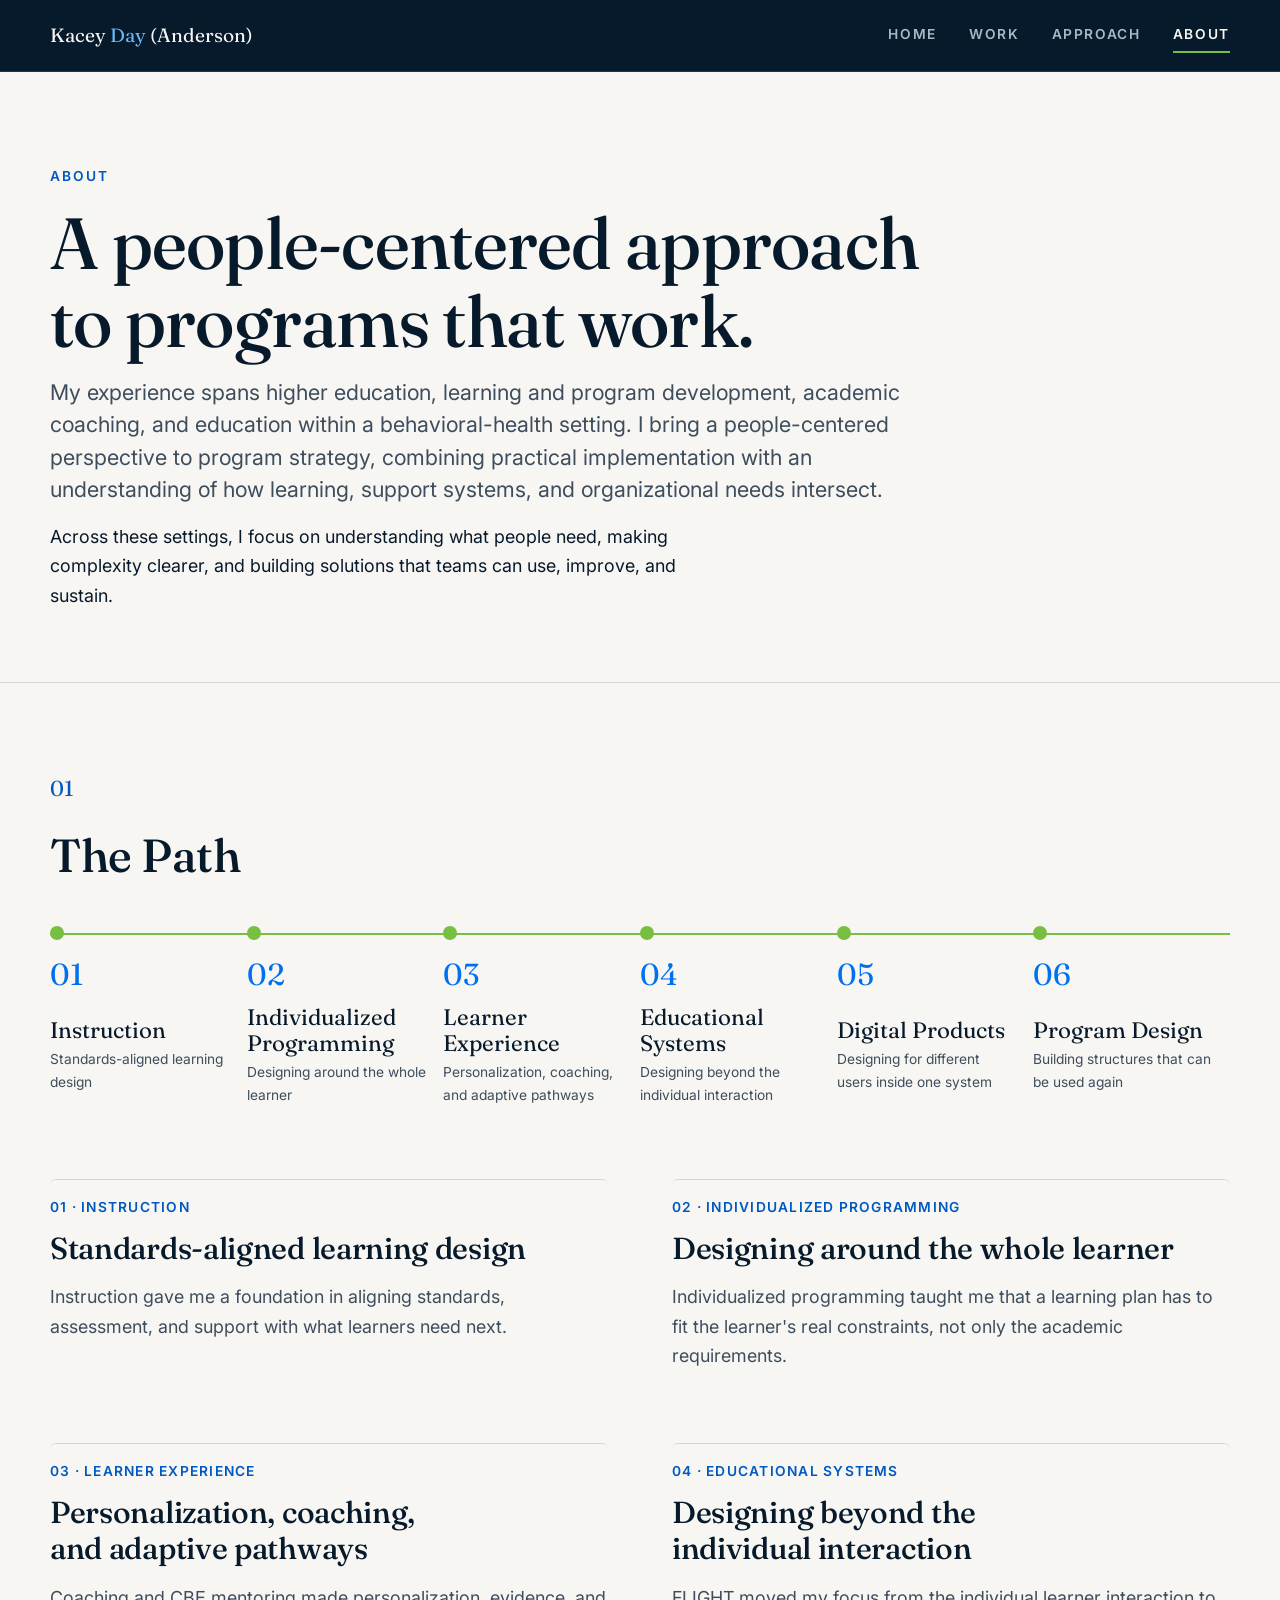
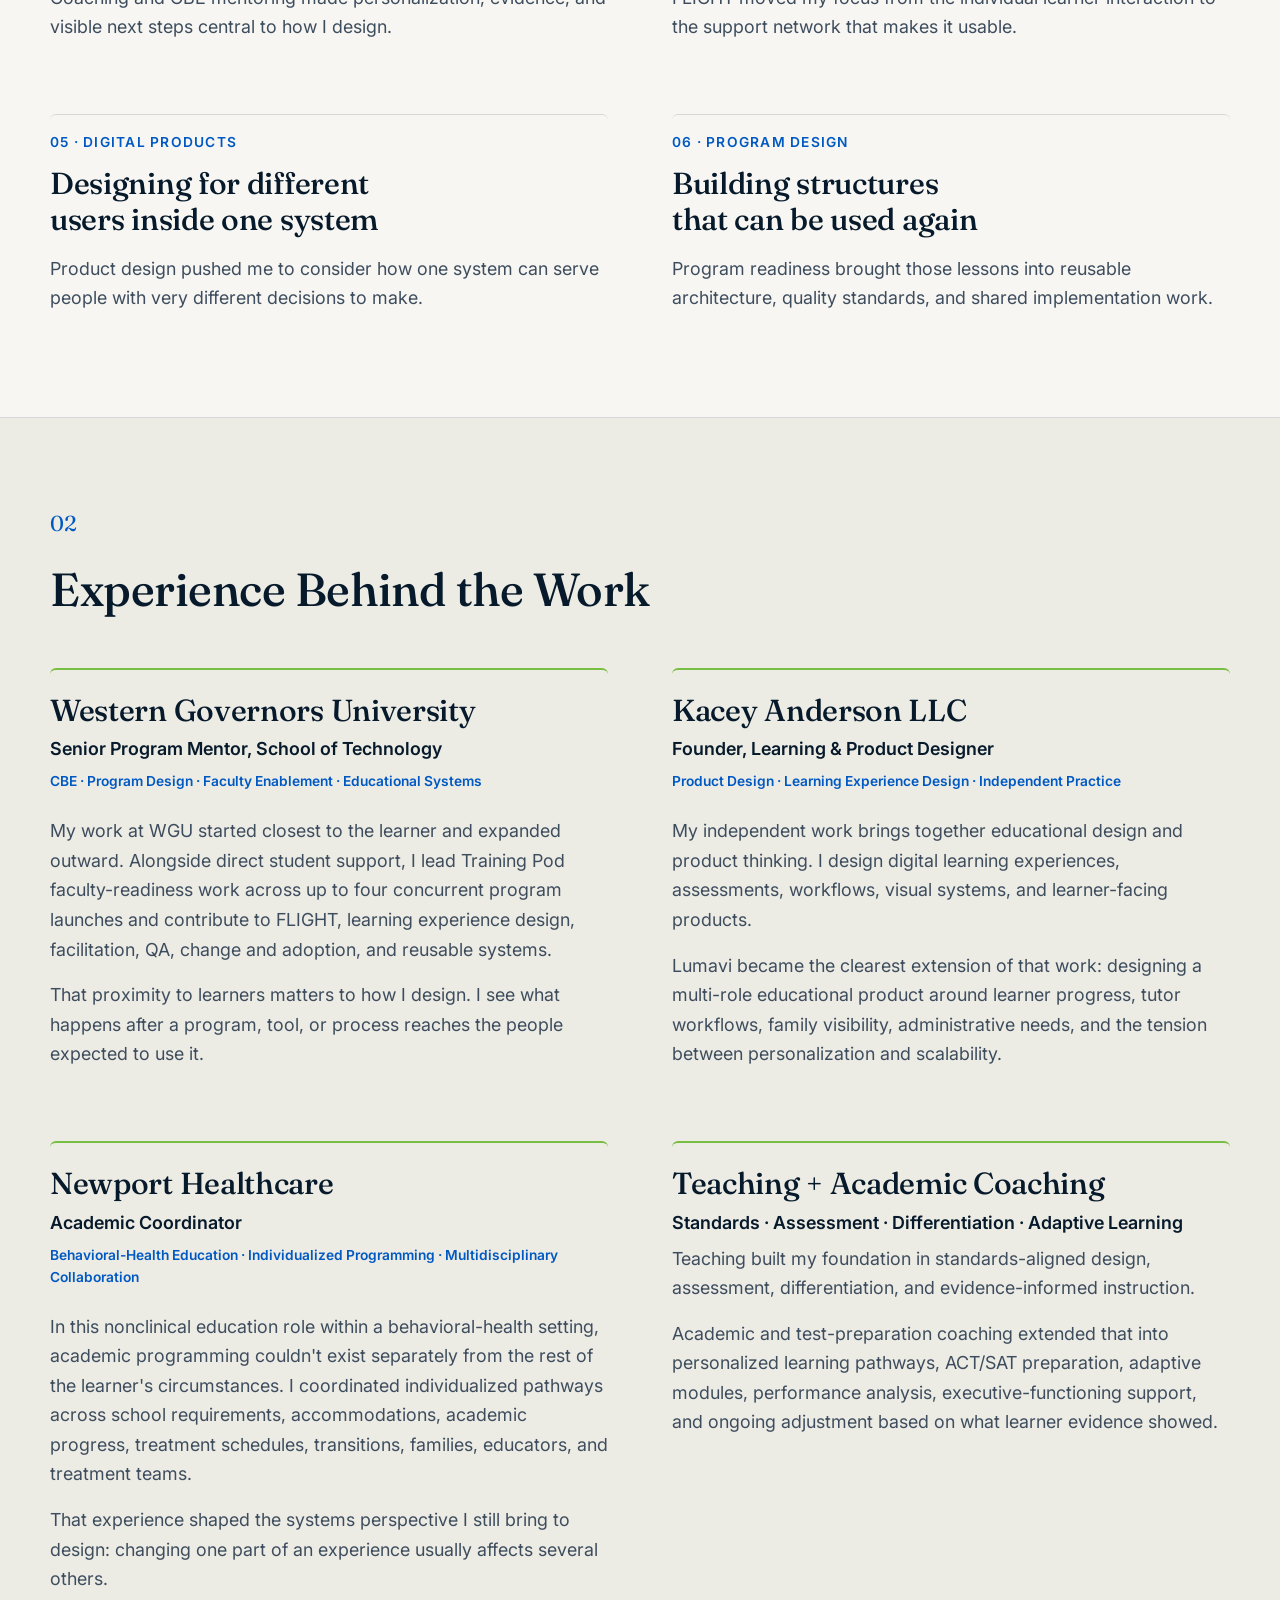
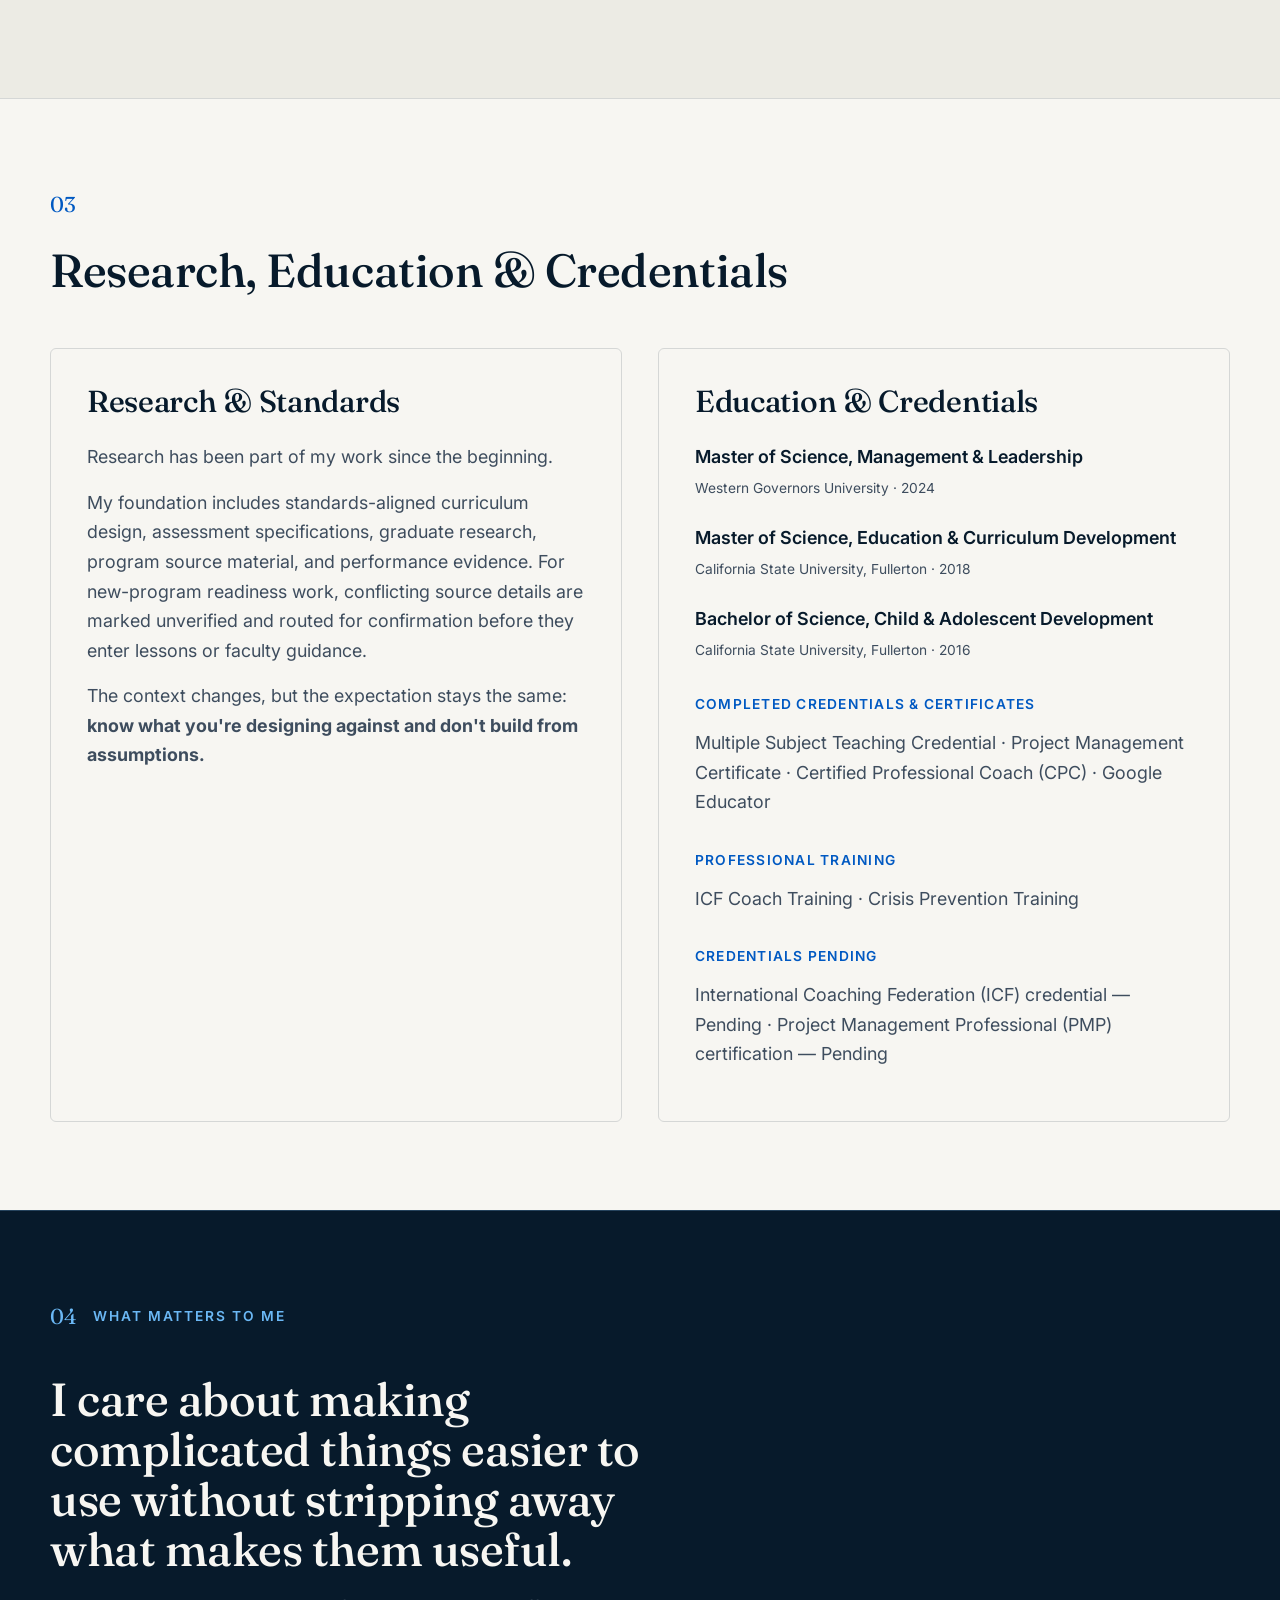
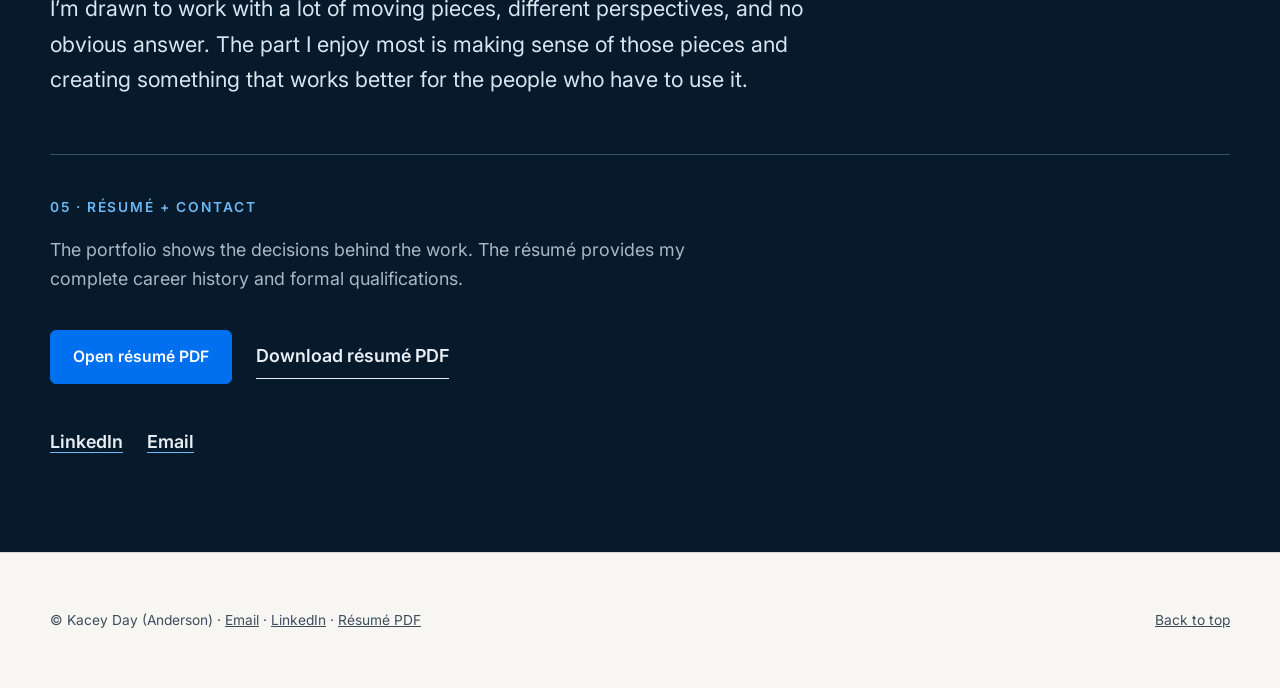
<file: about.html>
<!doctype html>
<html lang="en">
<head>
  <meta charset="utf-8">
  <meta name="viewport" content="width=device-width, initial-scale=1">
  <title>About · Kacey Day (Anderson)</title>
  <meta name="description" content="Kacey Day (Anderson) brings experience across higher education, behavioral-health education, coaching, program strategy, and learning design.">
  <link rel="preconnect" href="https://fonts.googleapis.com">
  <link rel="preconnect" href="https://fonts.gstatic.com" crossorigin>
  <link href="https://fonts.googleapis.com/css2?family=Fraunces:ital,opsz,wght@0,9..144,400;0,9..144,500;1,9..144,400&family=Inter:wght@400;500;600&display=swap" rel="stylesheet">
  <link rel="stylesheet" href="assets/styles.css?v=20261112">
</head>
<body class="about-page">
<a class="skip-link" href="#main">Skip to content</a>
<header class="site-header" id="top"><div class="wrap site-header__inner"><a class="brand" href="index.html" aria-label="Kacey Day (Anderson), home">Kacey <span>Day</span> (Anderson)</a><nav class="nav" aria-label="Primary"><a href="index.html">Home</a><a href="work/index.html">Work</a><a href="approach.html">Approach</a><a href="about.html" aria-current="page">About</a></nav></div></header>
<main id="main" tabindex="-1">
<section class="case-hero about-hero" aria-labelledby="about-title"><div class="wrap">
 <p class="eyebrow">About</p><h1 id="about-title">A people-centered approach to programs that work.</h1>
 <p class="lede">My experience spans higher education, learning and program development, academic coaching, and education within a behavioral-health setting. I bring a people-centered perspective to program strategy, combining practical implementation with an understanding of how learning, support systems, and organizational needs intersect.</p>
 <p>Across these settings, I focus on understanding what people need, making complexity clearer, and building solutions that teams can use, improve, and sustain.</p>
</div></section>
<section class="case-section" aria-labelledby="about-path" id="path"><div class="wrap">
 <div class="case-section__head"><p class="case-section__num">01</p><h2 id="about-path">The Path</h2></div>
 <ol class="path about-path" aria-label="Career path, in order of expanding scope">
 <li><span class="path__stage">01</span><div><p class="path__title">Instruction</p><p class="path__note">Standards-aligned learning design</p></div></li>
 <li><span class="path__stage">02</span><div><p class="path__title">Individualized Programming</p><p class="path__note">Designing around the whole learner</p></div></li>
 <li><span class="path__stage">03</span><div><p class="path__title">Learner Experience</p><p class="path__note">Personalization, coaching, and adaptive pathways</p></div></li>
 <li><span class="path__stage">04</span><div><p class="path__title">Educational Systems</p><p class="path__note">Designing beyond the individual interaction</p></div></li>
 <li><span class="path__stage">05</span><div><p class="path__title">Digital Products</p><p class="path__note">Designing for different users inside one system</p></div></li>
 <li><span class="path__stage">06</span><div><p class="path__title">Program Design</p><p class="path__note">Building structures that can be used again</p></div></li>
 </ol>
 <div class="about-path__details" aria-label="What each stage contributed">
 <div class="about-path__detail"><p class="about-path__detail-number">01 · Instruction</p><h3>Standards-aligned learning design</h3><p>Instruction gave me a foundation in aligning standards, assessment, and support with what learners need next.</p></div>
 <div class="about-path__detail"><p class="about-path__detail-number">02 · Individualized Programming</p><h3>Designing around the whole learner</h3><p>Individualized programming taught me that a learning plan has to fit the learner's real constraints, not only the academic requirements.</p></div>
 <div class="about-path__detail"><p class="about-path__detail-number">03 · Learner Experience</p><h3>Personalization, coaching, and adaptive pathways</h3><p>Coaching and CBE mentoring made personalization, evidence, and visible next steps central to how I design.</p></div>
 <div class="about-path__detail"><p class="about-path__detail-number">04 · Educational Systems</p><h3>Designing beyond the individual interaction</h3><p>FLIGHT moved my focus from the individual learner interaction to the support network that makes it usable.</p></div>
 <div class="about-path__detail"><p class="about-path__detail-number">05 · Digital Products</p><h3>Designing for different users inside one system</h3><p>Product design pushed me to consider how one system can serve people with very different decisions to make.</p></div>
 <div class="about-path__detail"><p class="about-path__detail-number">06 · Program Design</p><h3>Building structures that can be used again</h3><p>Program readiness brought those lessons into reusable architecture, quality standards, and shared implementation work.</p></div>
 </div>
</div></section>
<section class="case-section section--wash" aria-labelledby="about-experience" id="experience"><div class="wrap">
 <div class="case-section__head"><p class="case-section__num">02</p><h2 id="about-experience">Experience Behind the Work</h2></div>
 <div class="about-roles">
 <article class="about-role"><h3>Western Governors University</h3>
 <p class="about-role__title">Senior Program Mentor, School of Technology</p>
 <p class="about-role__tags">CBE · Program Design · Faculty Enablement · Educational Systems</p>
 <p>My work at WGU started closest to the learner and expanded outward. Alongside direct student support, I lead Training Pod faculty-readiness work across up to four concurrent program launches and contribute to FLIGHT, learning experience design, facilitation, QA, change and adoption, and reusable systems.</p><p>That proximity to learners matters to how I design. I see what happens after a program, tool, or process reaches the people expected to use it.</p></article>
 <article class="about-role"><h3>Kacey Anderson LLC</h3>
 <p class="about-role__title">Founder, Learning &amp; Product Designer</p>
 <p class="about-role__tags">Product Design · Learning Experience Design · Independent Practice</p>
 <p>My independent work brings together educational design and product thinking. I design digital learning experiences, assessments, workflows, visual systems, and learner-facing products.</p><p>Lumavi became the clearest extension of that work: designing a multi-role educational product around learner progress, tutor workflows, family visibility, administrative needs, and the tension between personalization and scalability.</p></article>
 <article class="about-role"><h3>Newport Healthcare</h3>
 <p class="about-role__title">Academic Coordinator</p>
 <p class="about-role__tags">Behavioral-Health Education · Individualized Programming · Multidisciplinary Collaboration</p>
 <p>In this nonclinical education role within a behavioral-health setting, academic programming couldn't exist separately from the rest of the learner's circumstances. I coordinated individualized pathways across school requirements, accommodations, academic progress, treatment schedules, transitions, families, educators, and treatment teams.</p><p>That experience shaped the systems perspective I still bring to design: changing one part of an experience usually affects several others.</p></article>
 <article class="about-role"><h3>Teaching + Academic Coaching</h3>
 <p class="about-role__title">Standards · Assessment · Differentiation · Adaptive Learning</p>
 
 <p>Teaching built my foundation in standards-aligned design, assessment, differentiation, and evidence-informed instruction.</p><p>Academic and test-preparation coaching extended that into personalized learning pathways, ACT/SAT preparation, adaptive modules, performance analysis, executive-functioning support, and ongoing adjustment based on what learner evidence showed.</p></article>
 </div>
</div></section>
<section class="case-section" aria-labelledby="about-research" id="research"><div class="wrap">
 <div class="case-section__head"><p class="case-section__num">03</p><h2 id="about-research">Research, Education &amp; Credentials</h2></div>
 <div class="case-grid case-grid--2">
 <div class="card about-research-card"><h3>Research &amp; Standards</h3>
  <p>Research has been part of my work since the beginning.</p>
  <p>My foundation includes standards-aligned curriculum design, assessment specifications, graduate research, program source material, and performance evidence. For new-program readiness work, conflicting source details are marked unverified and routed for confirmation before they enter lessons or faculty guidance.</p>
  <p>The context changes, but the expectation stays the same: <strong>know what you're designing against and don't build from assumptions.</strong></p>
 </div>
 <div class="card about-research-card"><h3>Education &amp; Credentials</h3>
  <div class="about-education">
   <p><strong>Master of Science, Management &amp; Leadership</strong><span>Western Governors University · 2024</span></p>
   <p><strong>Master of Science, Education &amp; Curriculum Development</strong><span>California State University, Fullerton · 2018</span></p>
   <p><strong>Bachelor of Science, Child &amp; Adolescent Development</strong><span>California State University, Fullerton · 2016</span></p>
  </div>
  <h4>Completed Credentials &amp; Certificates</h4><p>Multiple Subject Teaching Credential · Project Management Certificate · Certified Professional Coach (CPC) · Google Educator</p><h4>Professional Training</h4><p>ICF Coach Training · Crisis Prevention Training</p><h4>Credentials Pending</h4><p>International Coaching Federation (ICF) credential — Pending · Project Management Professional (PMP) certification — Pending</p>
 </div>
 </div>
</div></section>
<section class="section section--navy about-single-ending" id="values" aria-labelledby="about-values-title"><div class="wrap">
 <div class="case-section__head"><p class="case-section__num">04</p><p class="eyebrow">What Matters to Me</p></div>
 <h2 id="about-values-title">I care about making complicated things easier to use without stripping away what makes them useful.</h2>
 <p class="about-single-ending__intro">I’m drawn to work with a lot of moving pieces, different perspectives, and no obvious answer. The part I enjoy most is making sense of those pieces and creating something that works better for the people who have to use it.</p>
 <div class="about-single-ending__contact" id="contact">
  <p class="eyebrow">05 · Résumé + Contact</p>
  <p>The portfolio shows the decisions behind the work. The résumé provides my complete career history and formal qualifications.</p>
  <div class="actions"><a class="btn" href="Kacey-Day-Resume-2026.pdf?v=20261112" target="_blank" rel="noopener">Open résumé PDF</a><a class="text-link" href="Kacey-Day-Resume-2026.pdf?v=20261112" download="Kacey-Day-Resume.pdf">Download résumé PDF</a></div>
  <nav class="about-contact__links" aria-label="Contact links"><a href="https://www.linkedin.com/in/kacey-anderson-2655b9b9/" target="_blank" rel="noopener">LinkedIn</a><a href="mailto:KaceyNAnderson@gmail.com">Email</a></nav>
 </div>
</div></section>
</main>
<footer class="site-footer"><div class="wrap site-footer__inner"><span>© Kacey Day (Anderson) · <a href="mailto:KaceyNAnderson@gmail.com">Email</a> · <a href="https://www.linkedin.com/in/kacey-anderson-2655b9b9/" target="_blank" rel="noopener">LinkedIn</a> · <a href="Kacey-Day-Resume-2026.pdf?v=20261112">Résumé PDF</a></span><a href="#top">Back to top</a></div></footer>
<script src="assets/site-motion.js" defer></script></body></html>
</file>
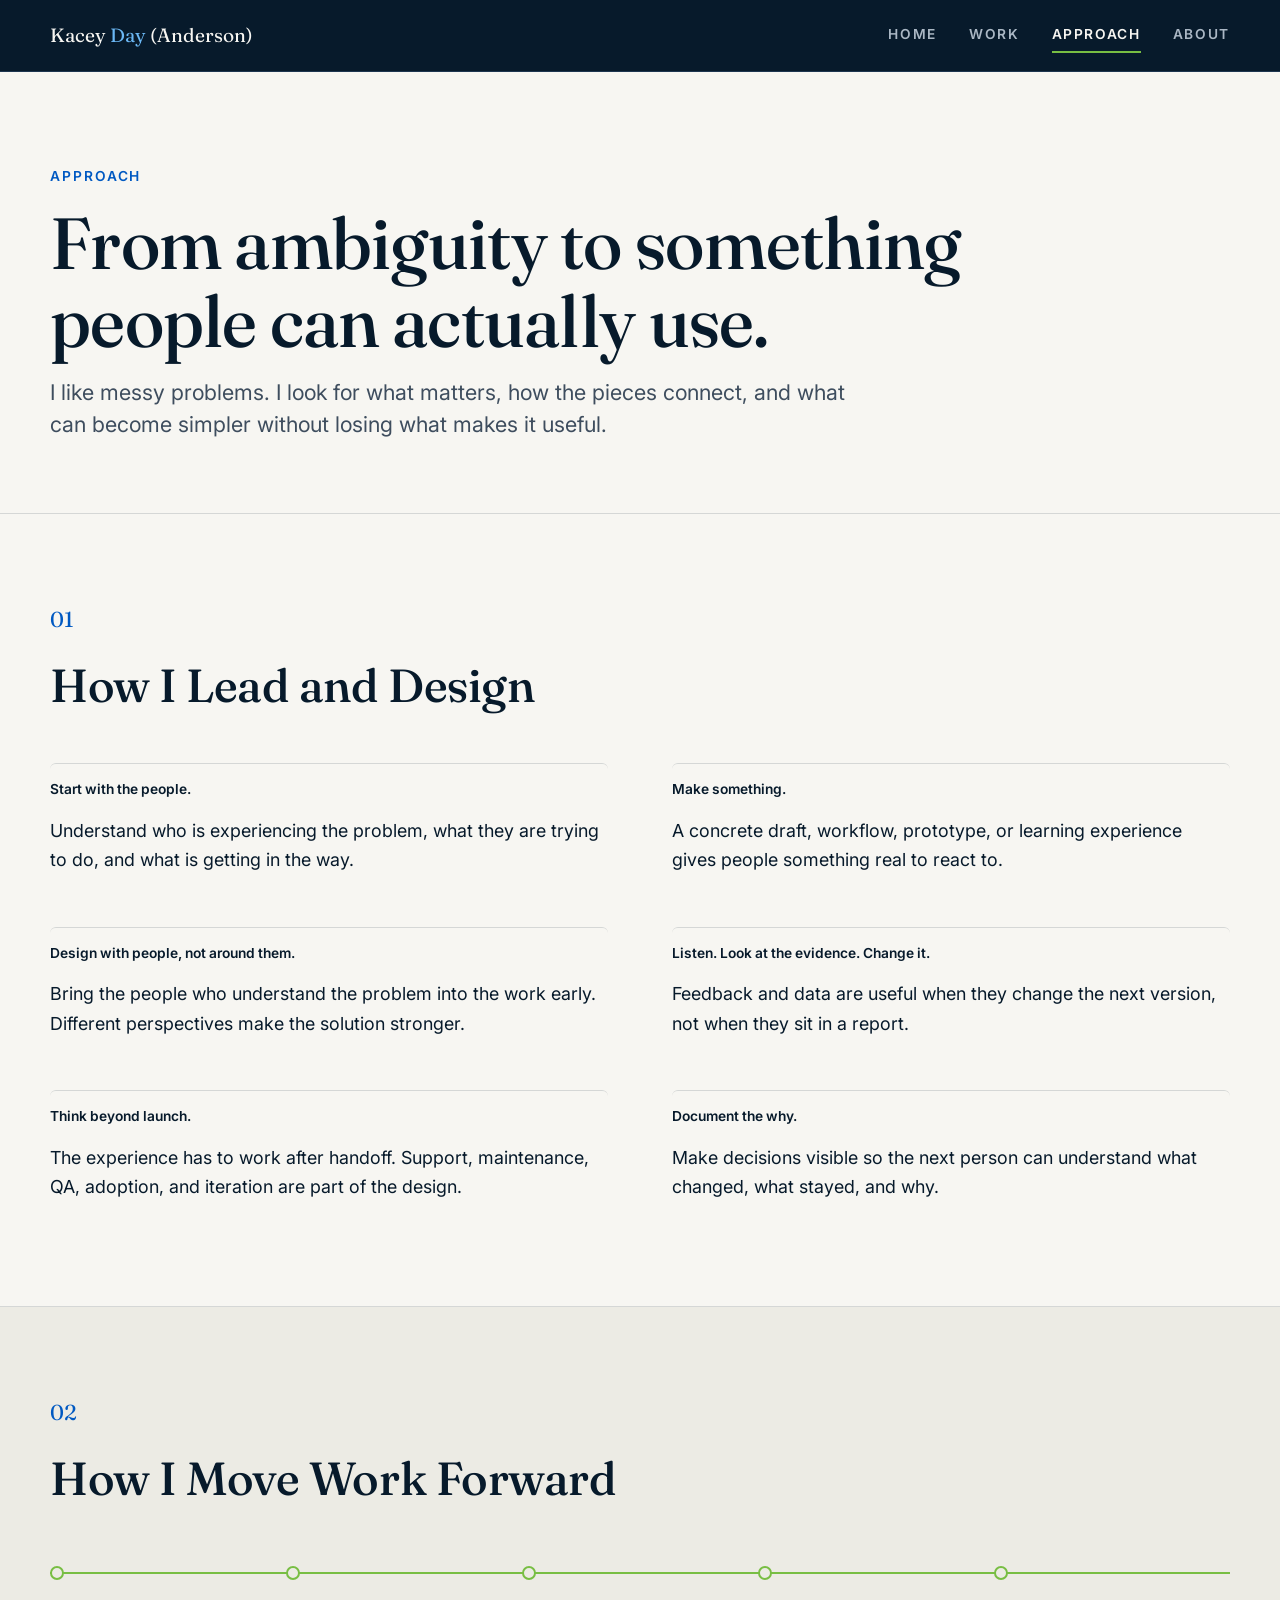
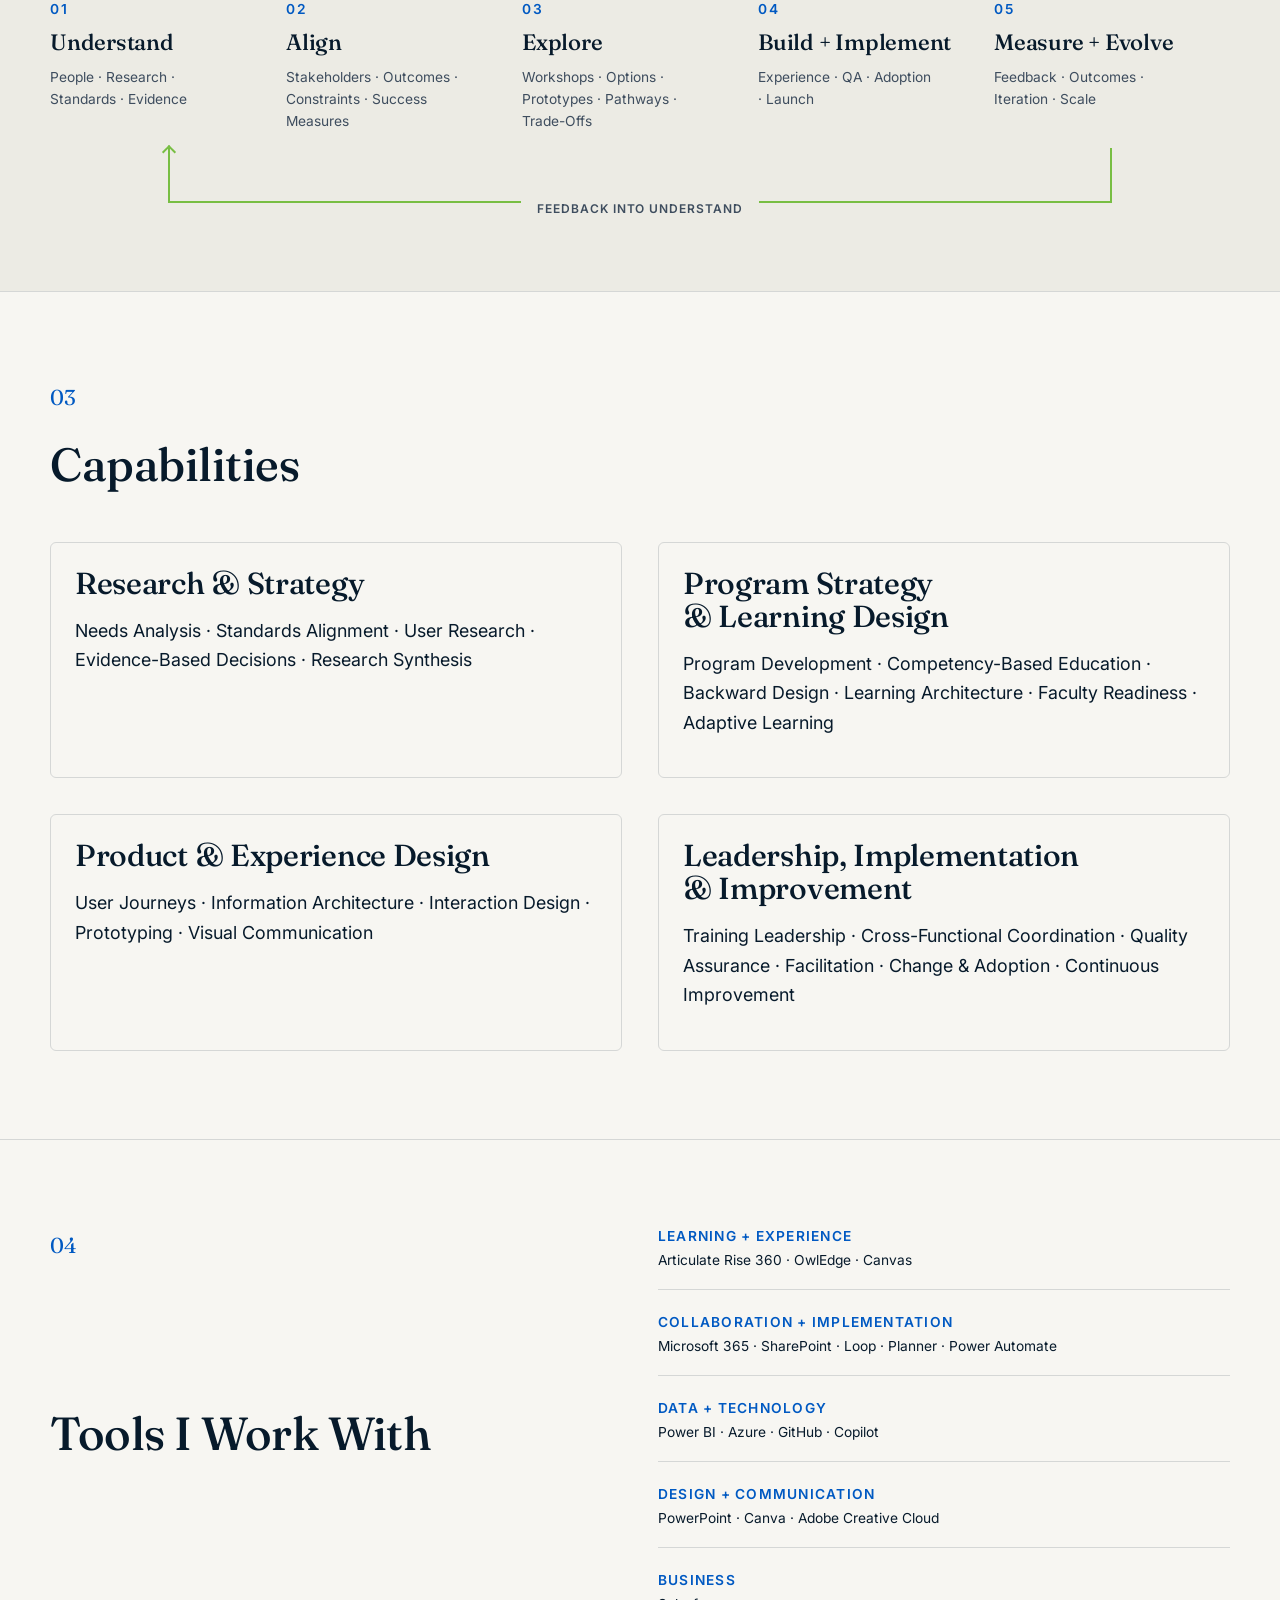
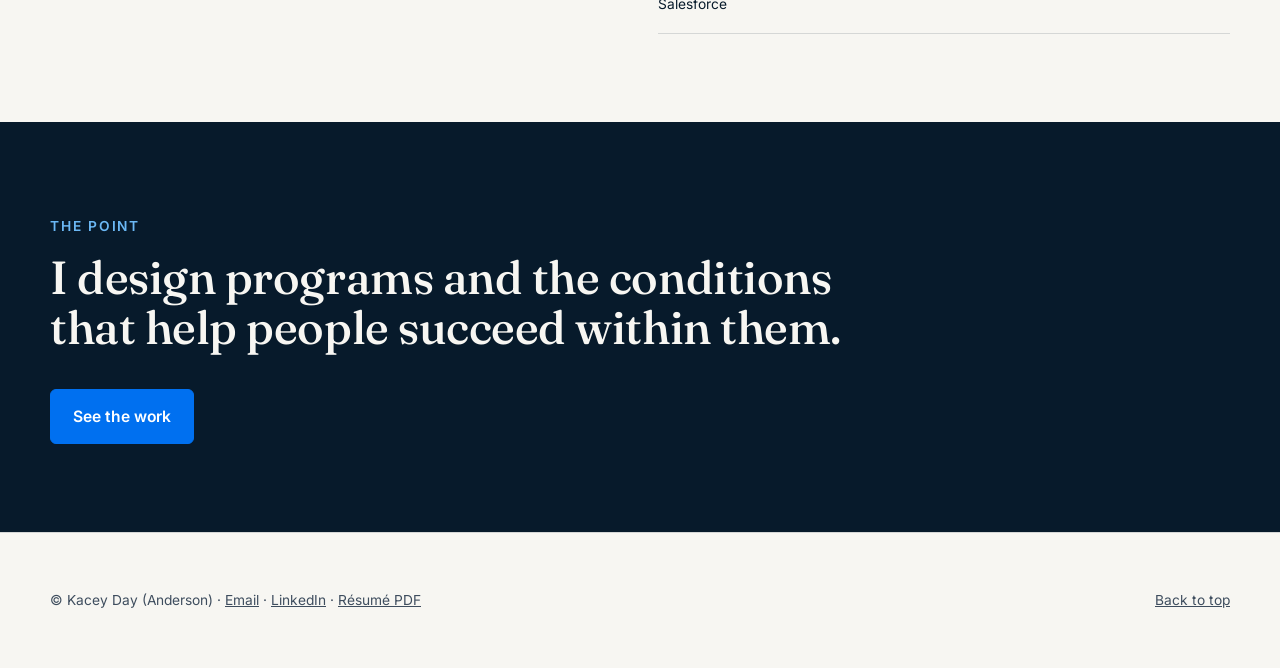
<file: approach.html>
<!doctype html>
<html lang="en">
<head>
  <meta charset="utf-8">
  <meta name="viewport" content="width=device-width, initial-scale=1">
  <title>Approach · Kacey Day (Anderson)</title>
  <meta name="description" content="A practical approach to program strategy, learning design, cross-functional leadership, implementation, and continuous improvement.">
  <link rel="preconnect" href="https://fonts.googleapis.com">
  <link rel="preconnect" href="https://fonts.gstatic.com" crossorigin>
  <link href="https://fonts.googleapis.com/css2?family=Fraunces:ital,opsz,wght@0,9..144,400;0,9..144,500;1,9..144,400&family=Inter:wght@400;500;600&display=swap" rel="stylesheet">
  <link rel="stylesheet" href="assets/styles.css?v=20261112">
</head>
<body class="approach-page">
<a class="skip-link" href="#main">Skip to content</a>
<header class="site-header" id="top"><div class="wrap site-header__inner"><a class="brand" href="index.html" aria-label="Kacey Day (Anderson), home">Kacey <span>Day</span> (Anderson)</a><nav class="nav" aria-label="Primary"><a href="index.html">Home</a><a href="work/index.html">Work</a><a href="approach.html" aria-current="page">Approach</a><a href="about.html">About</a></nav></div></header>
<main id="main" tabindex="-1">
<section class="case-hero" aria-labelledby="approach-title">
  <div class="wrap">
    <p class="eyebrow">Approach</p>
    <h1 id="approach-title">From ambiguity to something people can actually use.</h1>
    <p class="lede">I like messy problems. I look for what matters, how the pieces connect, and what can become simpler without losing what makes it useful.</p>
  </div>
</section>
<section class="case-section" aria-labelledby="ap-principles" id="how-i-design">
  <div class="wrap">
    <div class="case-section__head"><p class="case-section__num">01</p><h2 id="ap-principles">How I Lead and Design</h2></div>
    <ul class="principles approach-principles">
      <li><h3>Start with the people.</h3><p>Understand who is experiencing the problem, what they are trying to do, and what is getting in the way.</p></li>
      <li><h3>Make something.</h3><p>A concrete draft, workflow, prototype, or learning experience gives people something real to react to.</p></li>
      <li><h3>Design with people, not around them.</h3><p>Bring the people who understand the problem into the work early. Different perspectives make the solution stronger.</p></li>
      <li><h3>Listen. Look at the evidence. Change it.</h3><p>Feedback and data are useful when they change the next version, not when they sit in a report.</p></li>
      <li><h3>Think beyond launch.</h3><p>The experience has to work after handoff. Support, maintenance, QA, adoption, and iteration are part of the design.</p></li>
      <li><h3>Document the why.</h3><p>Make decisions visible so the next person can understand what changed, what stayed, and why.</p></li>
    </ul>
  </div>
</section>
<section class="case-section section--wash" aria-labelledby="ap-process" id="sequence">
  <div class="wrap">
    <div class="case-section__head"><p class="case-section__num">02</p><h2 id="ap-process">How I Move Work Forward</h2></div>
    <div class="approach-flow">
      <ol class="approach-flow__stages" aria-label="A continuous five-stage design process">
        <li><span class="approach-flow__marker" aria-hidden="true"></span><p class="approach-flow__number">01</p><h3>Understand</h3><p class="approach-flow__detail">People · Research · Standards · Evidence</p></li>
        <li><span class="approach-flow__marker" aria-hidden="true"></span><p class="approach-flow__number">02</p><h3>Align</h3><p class="approach-flow__detail">Stakeholders · Outcomes · Constraints · Success Measures</p></li>
        <li><span class="approach-flow__marker" aria-hidden="true"></span><p class="approach-flow__number">03</p><h3>Explore</h3><p class="approach-flow__detail">Workshops · Options · Prototypes · Pathways · Trade-Offs</p></li>
        <li><span class="approach-flow__marker" aria-hidden="true"></span><p class="approach-flow__number">04</p><h3>Build + Implement</h3><p class="approach-flow__detail">Experience · QA · Adoption · Launch</p></li>
        <li><span class="approach-flow__marker" aria-hidden="true"></span><p class="approach-flow__number">05</p><h3>Measure + Evolve</h3><p class="approach-flow__detail">Feedback · Outcomes · Iteration · Scale</p></li>
      </ol>
      <div class="approach-flow__return" role="img" aria-label="Measure and Evolve feeds back into Understand"><span>Feedback into Understand</span></div>
    </div>
  </div>
</section>
<section class="case-section" aria-labelledby="ap-capabilities" id="capabilities">
  <div class="wrap">
    <div class="case-section__head"><p class="case-section__num">03</p><h2 id="ap-capabilities">Capabilities</h2></div>
    <div class="case-grid case-grid--2">
      <div class="card"><h3>Research &amp; Strategy</h3><p>Needs Analysis · Standards Alignment · User Research · Evidence-Based Decisions · Research Synthesis</p></div>
      <div class="card"><h3>Program Strategy &amp; Learning Design</h3><p>Program Development · Competency-Based Education · Backward Design · Learning Architecture · Faculty Readiness · Adaptive Learning</p></div>
      <div class="card"><h3>Product &amp; Experience Design</h3><p>User Journeys · Information Architecture · Interaction Design · Prototyping · Visual Communication</p></div>
      <div class="card"><h3>Leadership, Implementation &amp; Improvement</h3><p>Training Leadership · Cross-Functional Coordination · Quality Assurance · Facilitation · Change &amp; Adoption · Continuous Improvement</p></div>
    </div>
  </div>
</section>
<section class="case-section" aria-labelledby="ap-tools" id="tools">
  <div class="wrap case-grid case-grid--2">
    <div class="case-section__head"><p class="case-section__num">04</p><h2 id="ap-tools">Tools I Work With</h2></div>
    <div class="tool-groups"><div class="tool-group"><h3>Learning + Experience</h3><p>Articulate Rise 360 · OwlEdge · Canvas</p></div>
<div class="tool-group"><h3>Collaboration + Implementation</h3><p>Microsoft 365 · SharePoint · Loop · Planner · Power Automate</p></div>
<div class="tool-group"><h3>Data + Technology</h3><p>Power BI · Azure · GitHub · Copilot</p></div>
<div class="tool-group"><h3>Design + Communication</h3><p>PowerPoint · Canva · Adobe Creative Cloud</p></div>
<div class="tool-group"><h3>Business</h3><p>Salesforce</p></div></div>
  </div>
</section>
<section class="section section--navy" aria-labelledby="approach-close">
  <div class="wrap">
    <p class="eyebrow">The point</p>
    <h2 id="approach-close">I design programs and the conditions that help people succeed within them.</h2>
    <div class="actions"><a class="btn" href="work/index.html">See the work</a></div>
  </div>
</section>
</main>
<footer class="site-footer"><div class="wrap site-footer__inner"><span>© Kacey Day (Anderson) · <a href="mailto:KaceyNAnderson@gmail.com">Email</a> · <a href="https://www.linkedin.com/in/kacey-anderson-2655b9b9/" target="_blank" rel="noopener">LinkedIn</a> · <a href="Kacey-Day-Resume-2026.pdf?v=20261112">Résumé PDF</a></span><a href="#top">Back to top</a></div></footer>
<script src="assets/site-motion.js" defer></script></body></html>
</file>
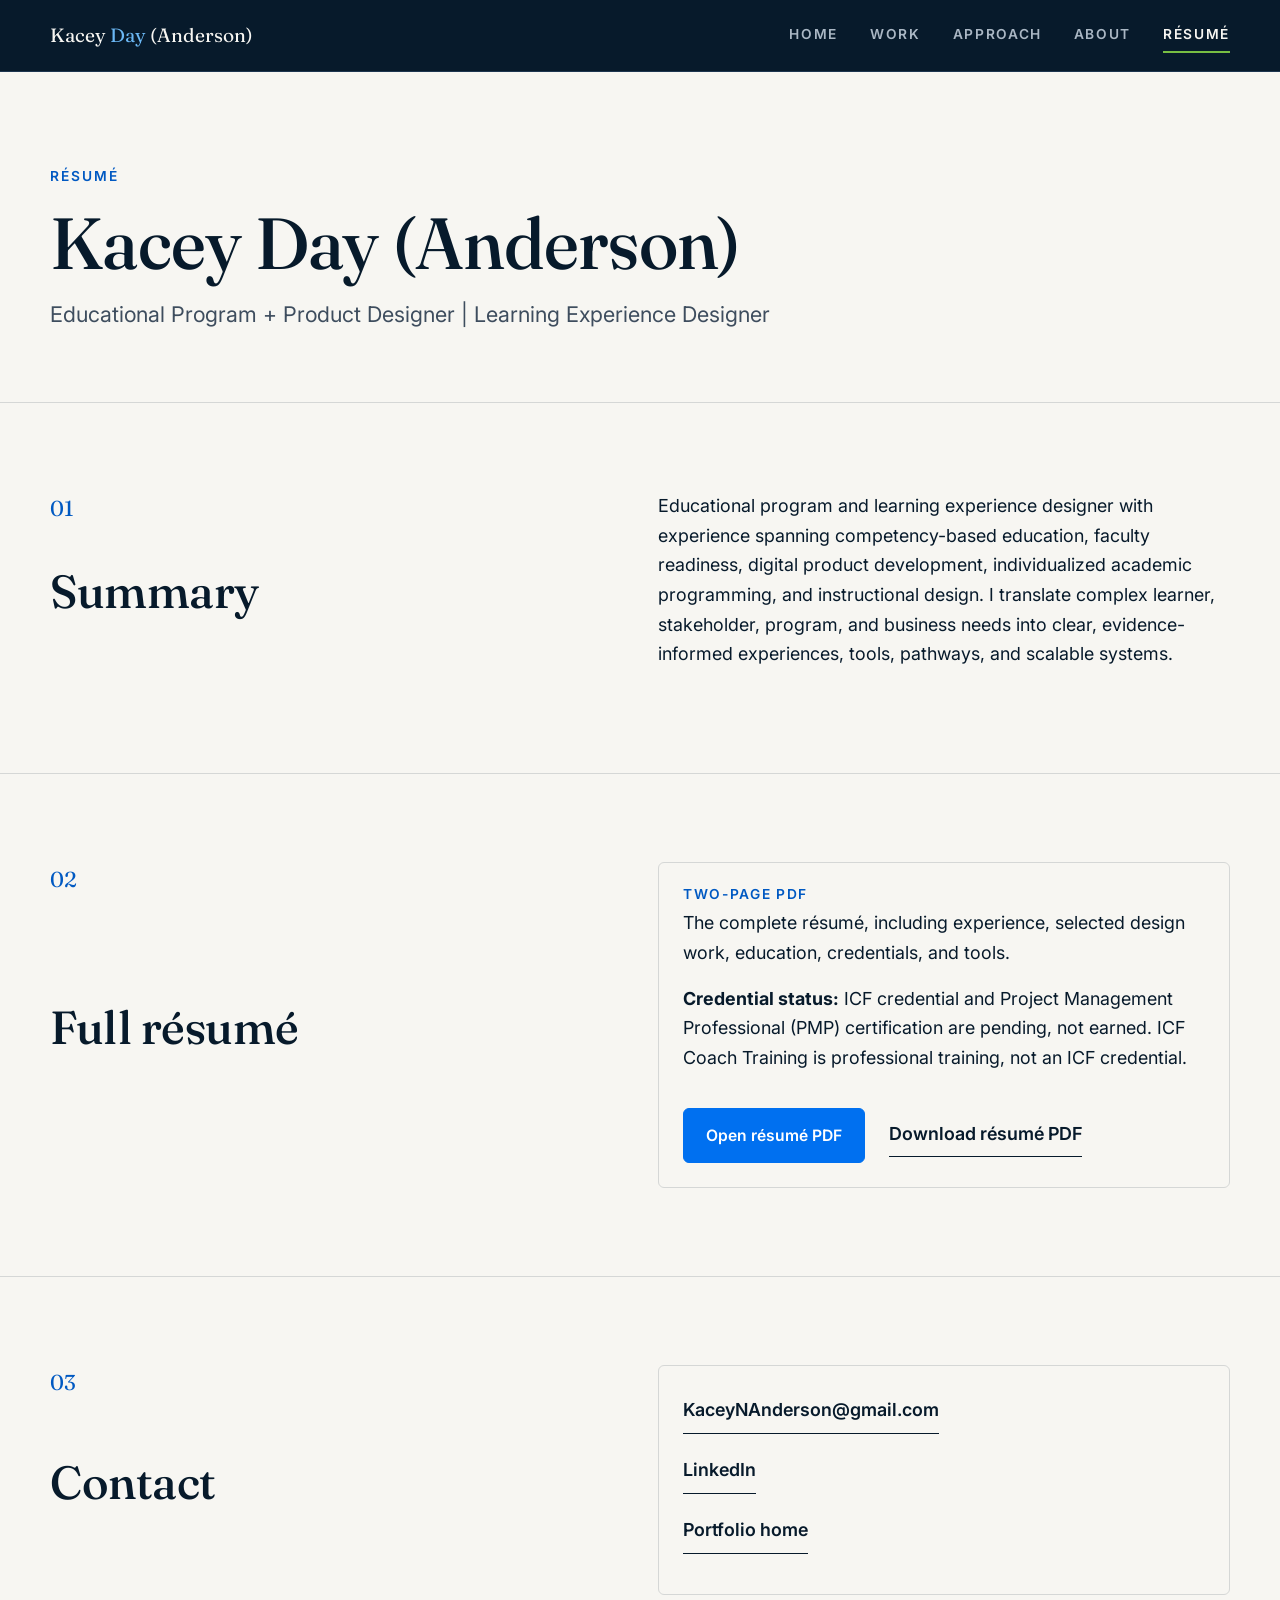
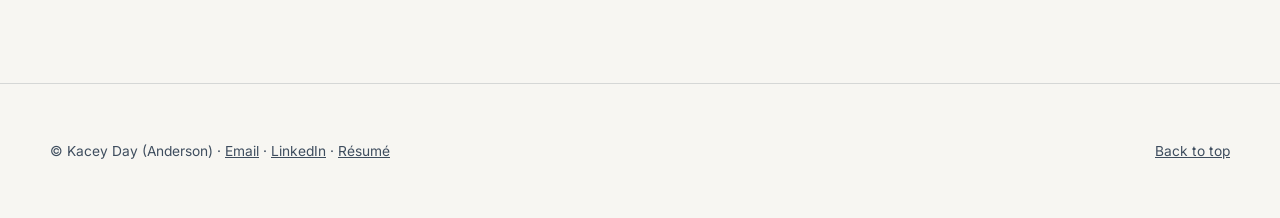
<file: resume.html>
<!doctype html>
<html lang="en">
<head>
  <meta charset="utf-8">
  <meta name="viewport" content="width=device-width, initial-scale=1">
  <title>Résumé · Kacey Day (Anderson)</title>
  <meta name="description" content="Résumé for Kacey Day (Anderson), Educational Program + Product Designer and Learning Experience Designer.">
  <link rel="preconnect" href="https://fonts.googleapis.com">
  <link rel="preconnect" href="https://fonts.gstatic.com" crossorigin>
  <link href="https://fonts.googleapis.com/css2?family=Fraunces:ital,opsz,wght@0,9..144,400;0,9..144,500;1,9..144,400&family=Inter:wght@400;500;600&display=swap" rel="stylesheet">
  <link rel="stylesheet" href="assets/styles.css">
</head>
<body>
<a class="skip-link" href="#main">Skip to content</a>
<header class="site-header" id="top"><div class="wrap site-header__inner"><a class="brand" href="index.html" aria-label="Kacey Day (Anderson), home">Kacey <span>Day</span> (Anderson)</a><nav class="nav" aria-label="Primary"><a href="index.html">Home</a><a href="work/index.html">Work</a><a href="approach.html">Approach</a><a href="about.html">About</a><a href="resume.html" aria-current="page">Résumé</a></nav></div></header>
<main id="main" tabindex="-1">
<section class="case-hero" aria-labelledby="resume-title"><div class="wrap"><p class="eyebrow">Résumé</p><h1 id="resume-title">Kacey Day (Anderson)</h1><p class="lede">Educational Program + Product Designer | Learning Experience Designer</p></div></section>
<section class="case-section" aria-labelledby="resume-summary" id="summary"><div class="wrap case-grid case-grid--2"><div class="case-section__head"><p class="case-section__num">01</p><h2 id="resume-summary">Summary</h2></div><div><p>Educational program and learning experience designer with experience spanning competency-based education, faculty readiness, digital product development, individualized academic programming, and instructional design. I translate complex learner, stakeholder, program, and business needs into clear, evidence-informed experiences, tools, pathways, and scalable systems.</p></div></div></section>
<section class="case-section" aria-labelledby="resume-download" id="download"><div class="wrap case-grid case-grid--2"><div class="case-section__head"><p class="case-section__num">02</p><h2 id="resume-download">Full résumé</h2></div><div class="card"><h4>Two-page PDF</h4><p>The complete résumé, including experience, selected design work, education, credentials, and tools.</p><p><strong>Credential status:</strong> ICF credential and Project Management Professional (PMP) certification are pending, not earned. ICF Coach Training is professional training, not an ICF credential.</p><div class="actions"><a class="btn" href="Kacey-Day-Resume-2026.pdf" target="_blank" rel="noopener">Open résumé PDF</a><a class="text-link" href="Kacey-Day-Resume-2026.pdf" download>Download résumé PDF</a></div></div></div></section>
<section class="case-section" aria-labelledby="resume-contact" id="contact"><div class="wrap case-grid case-grid--2"><div class="case-section__head"><p class="case-section__num">03</p><h2 id="resume-contact">Contact</h2></div><div class="card"><p><a class="text-link" href="mailto:KaceyNAnderson@gmail.com">KaceyNAnderson@gmail.com</a></p><p><a class="text-link" href="https://www.linkedin.com/in/kacey-anderson-2655b9b9/" target="_blank" rel="noopener">LinkedIn</a></p><p><a class="text-link" href="index.html">Portfolio home</a></p></div></div></section>
</main>
<footer class="site-footer"><div class="wrap site-footer__inner"><span>© Kacey Day (Anderson) · <a href="mailto:KaceyNAnderson@gmail.com">Email</a> · <a href="https://www.linkedin.com/in/kacey-anderson-2655b9b9/" target="_blank" rel="noopener">LinkedIn</a> · <a href="resume.html">Résumé</a></span><a href="#top">Back to top</a></div></footer>
</body></html>
</file>
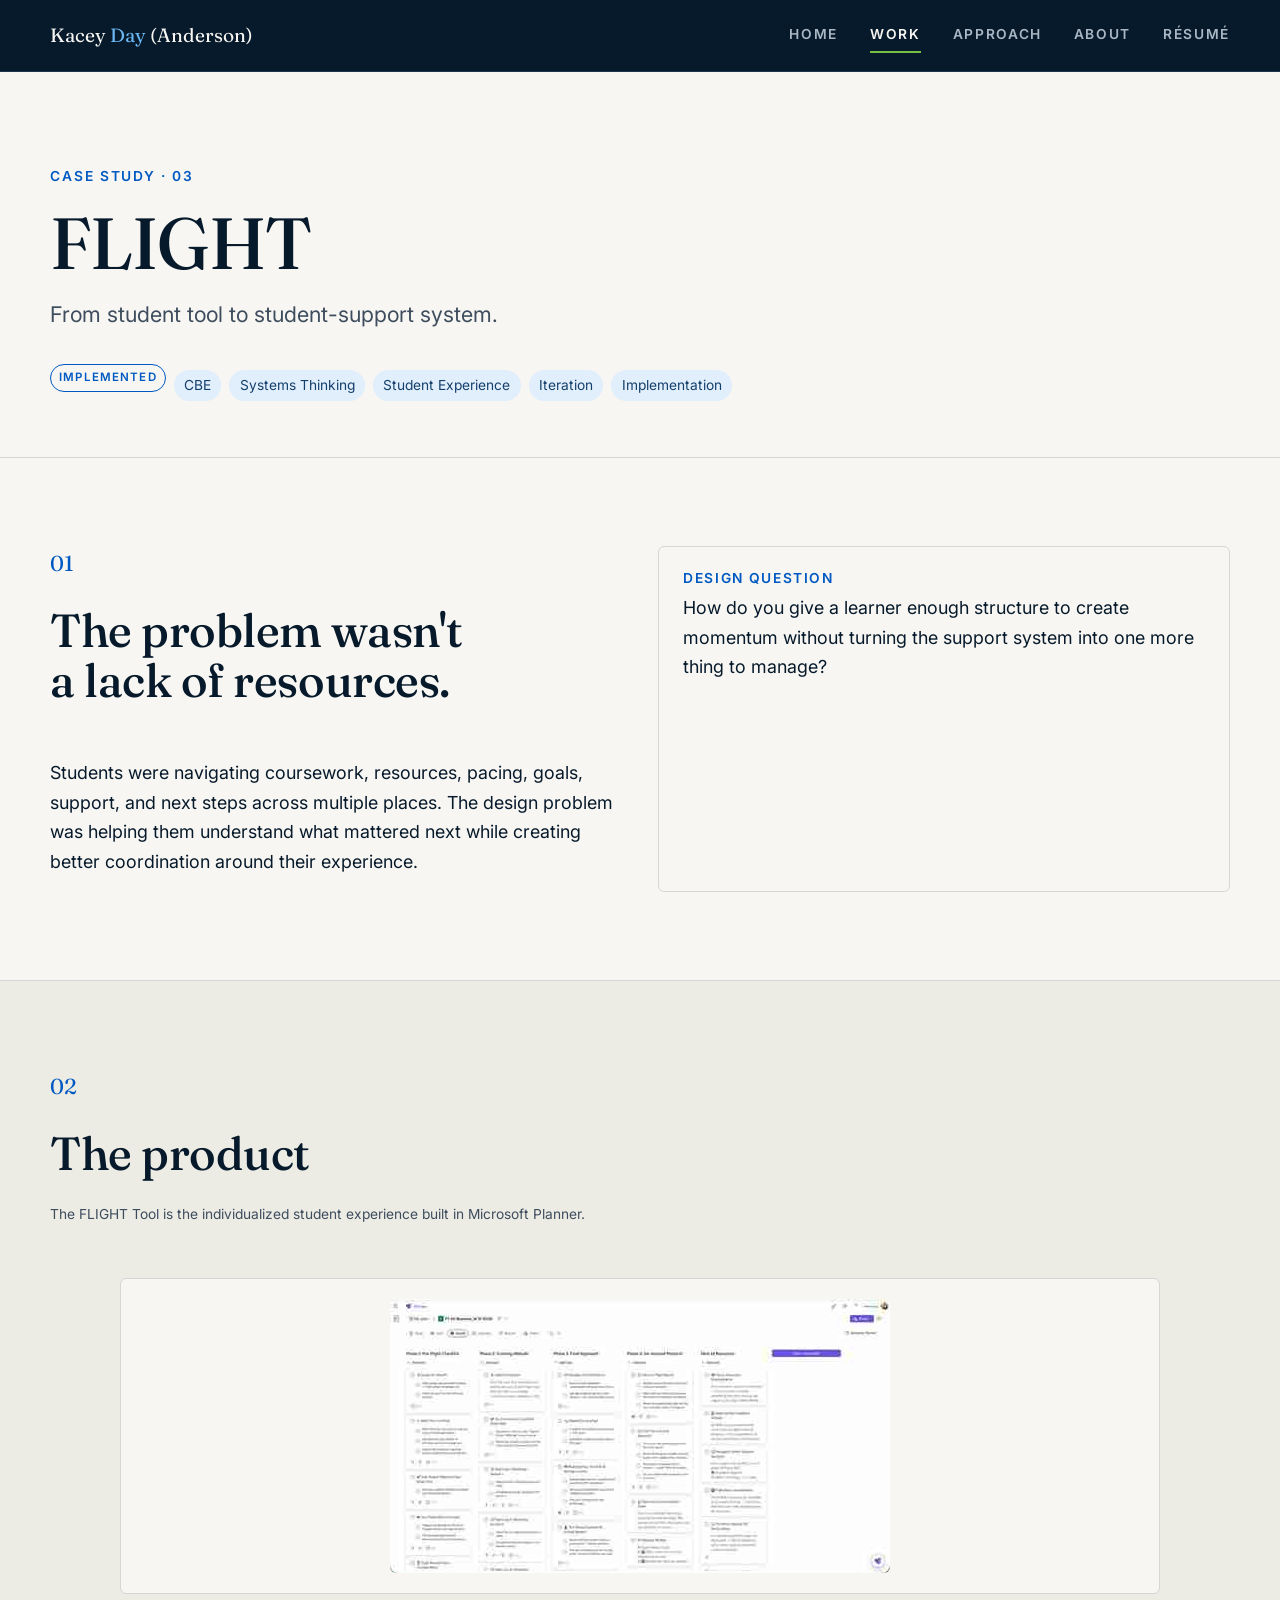
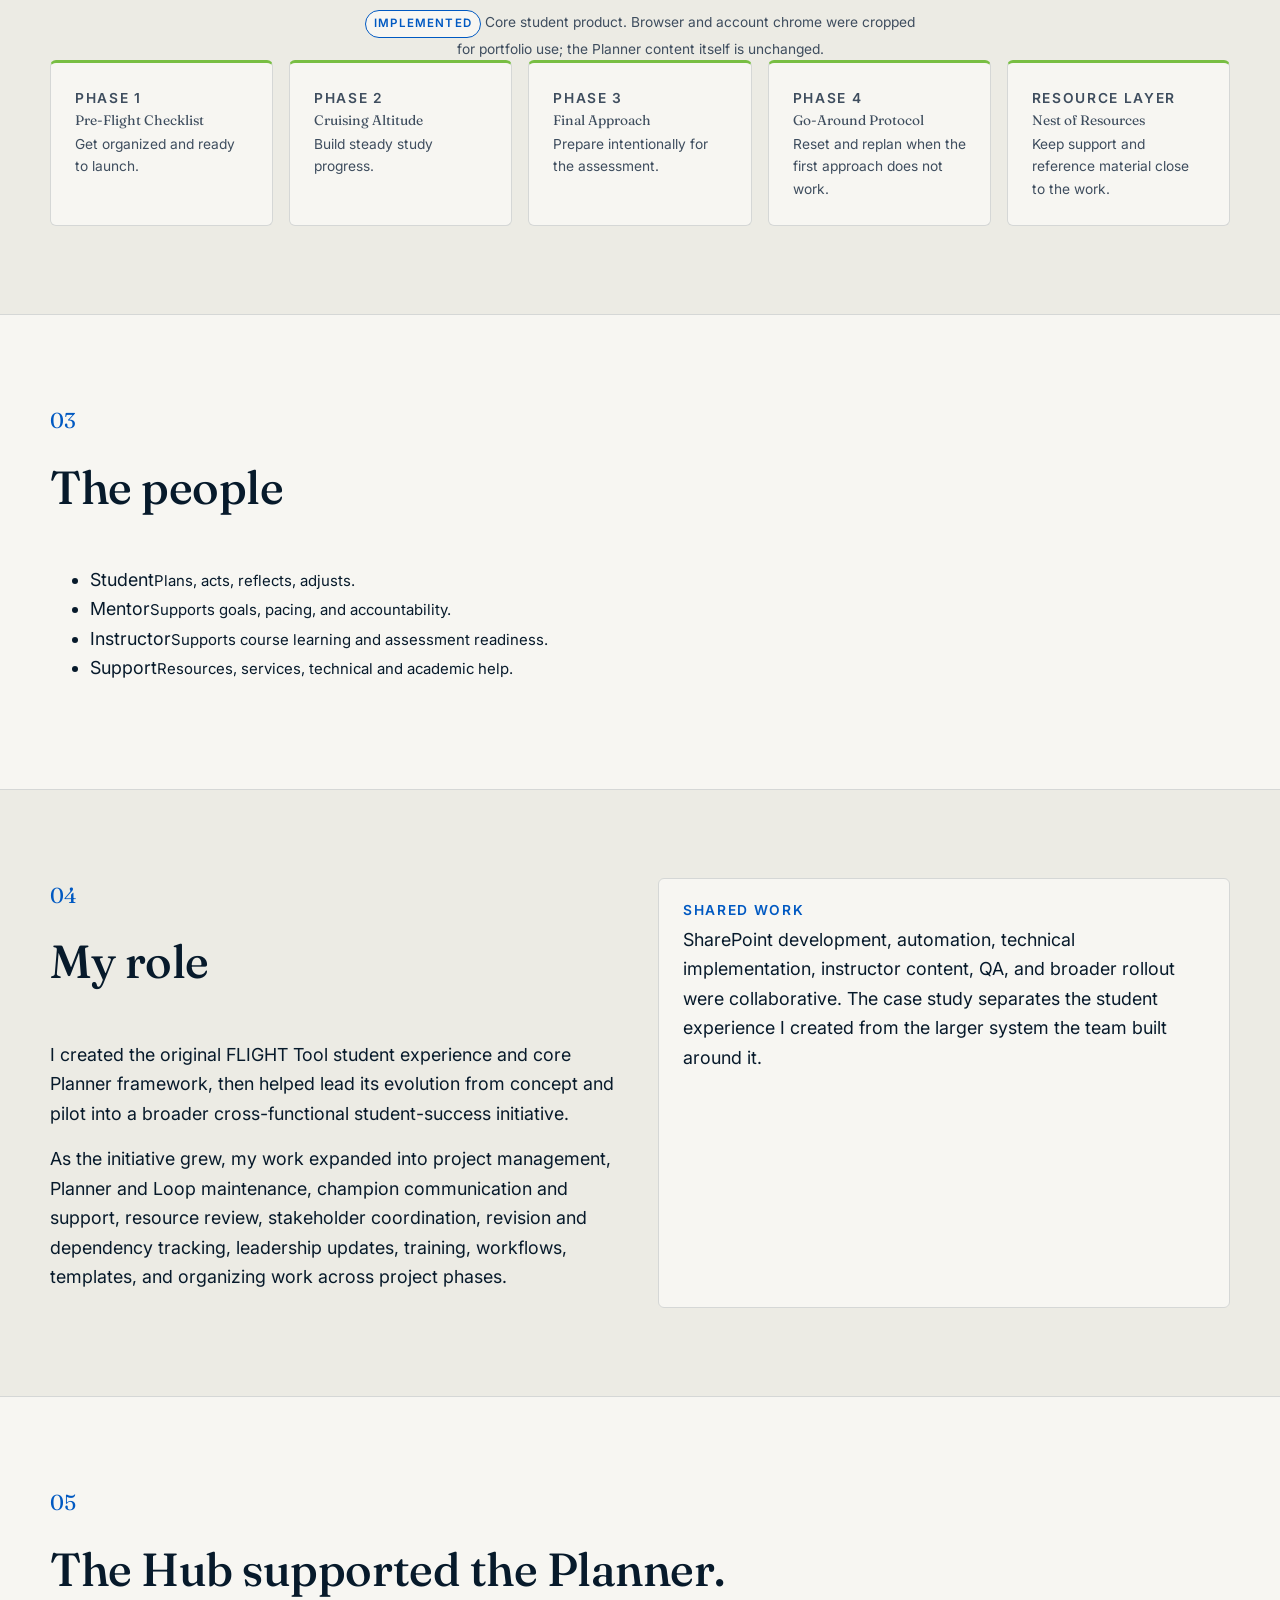
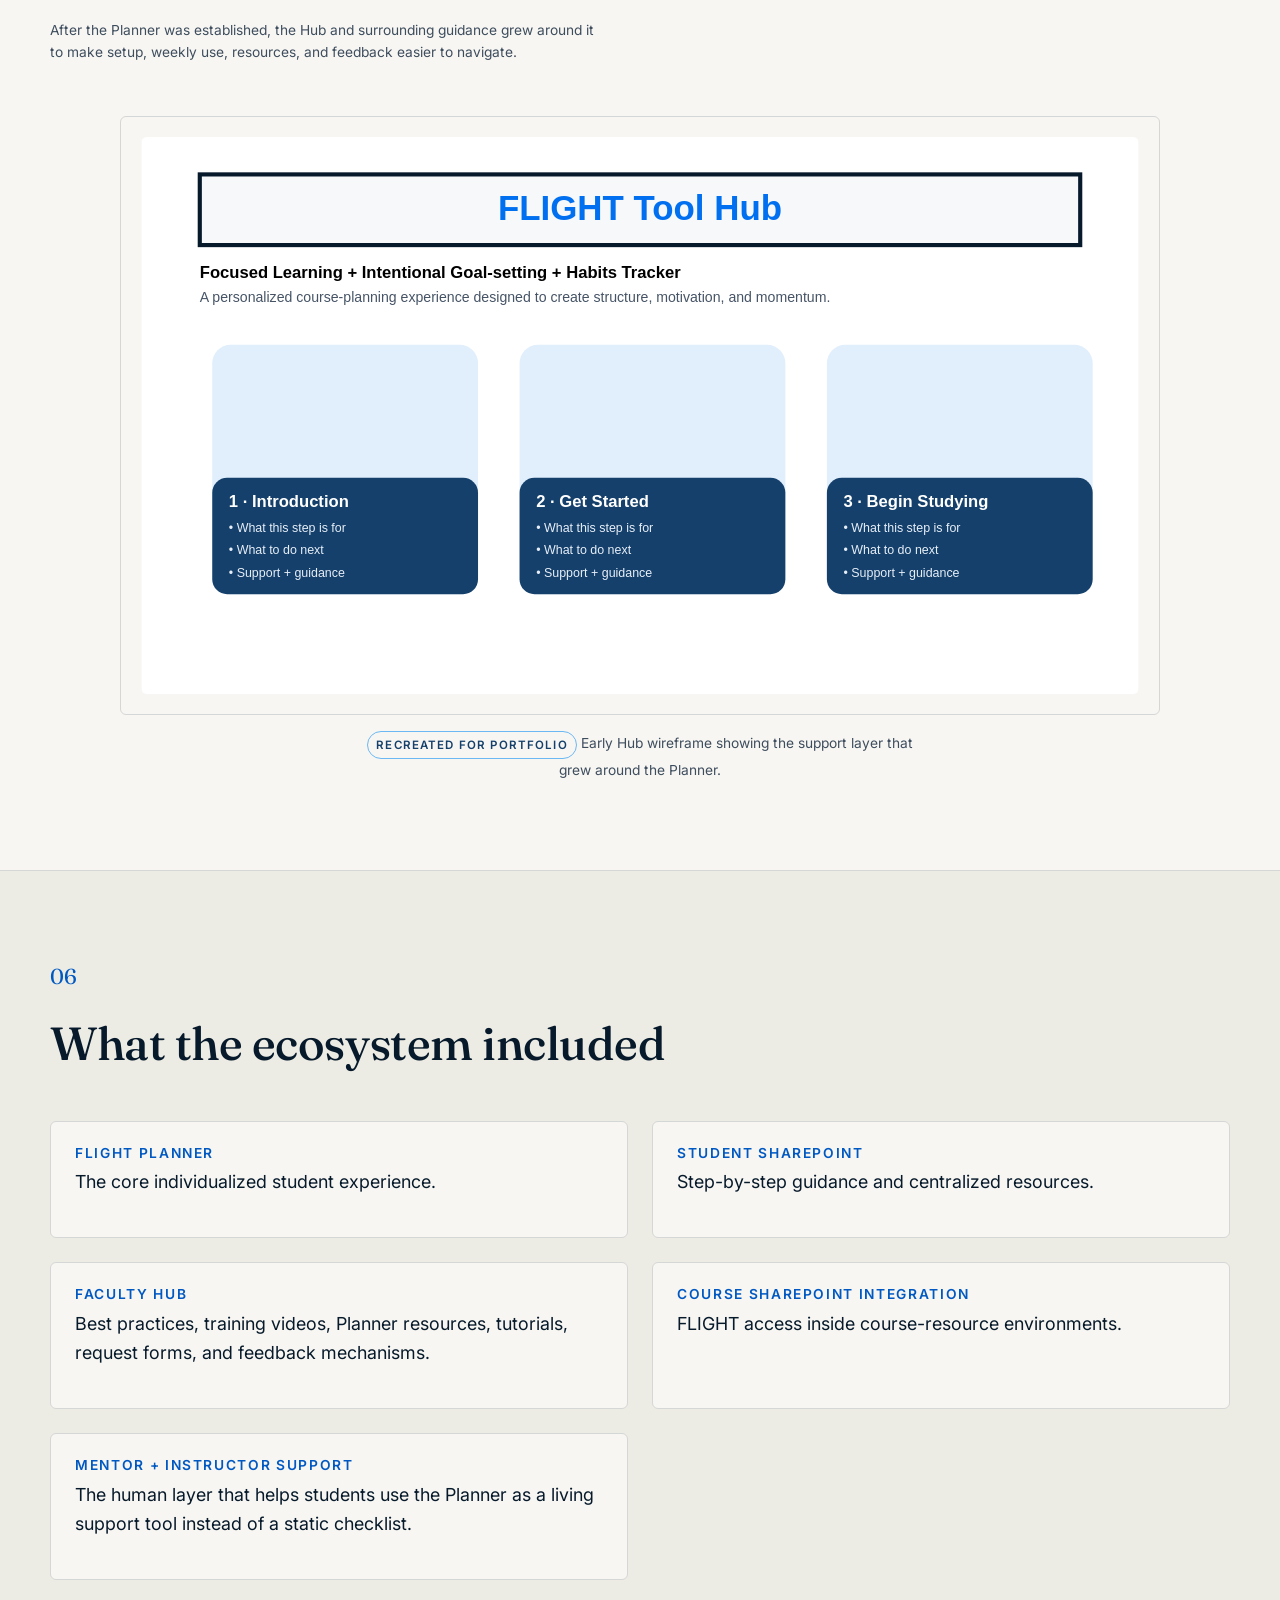
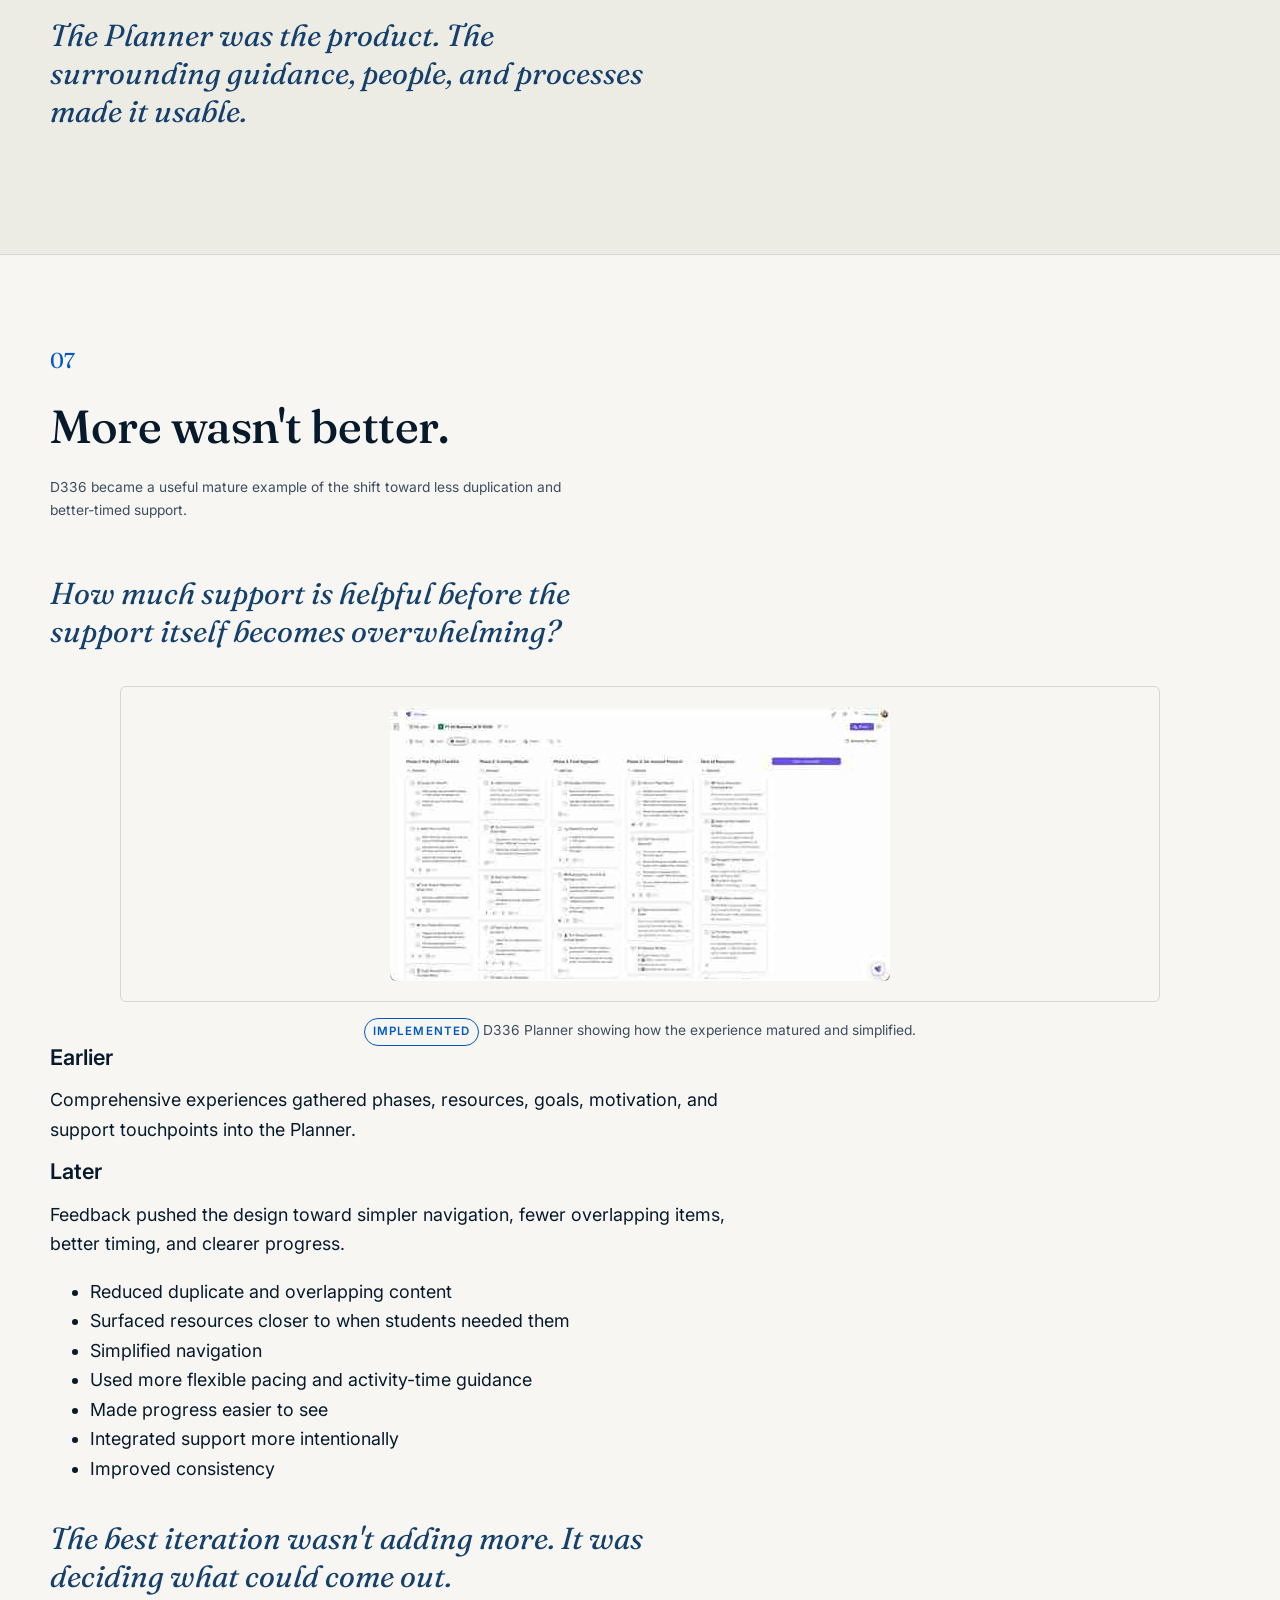
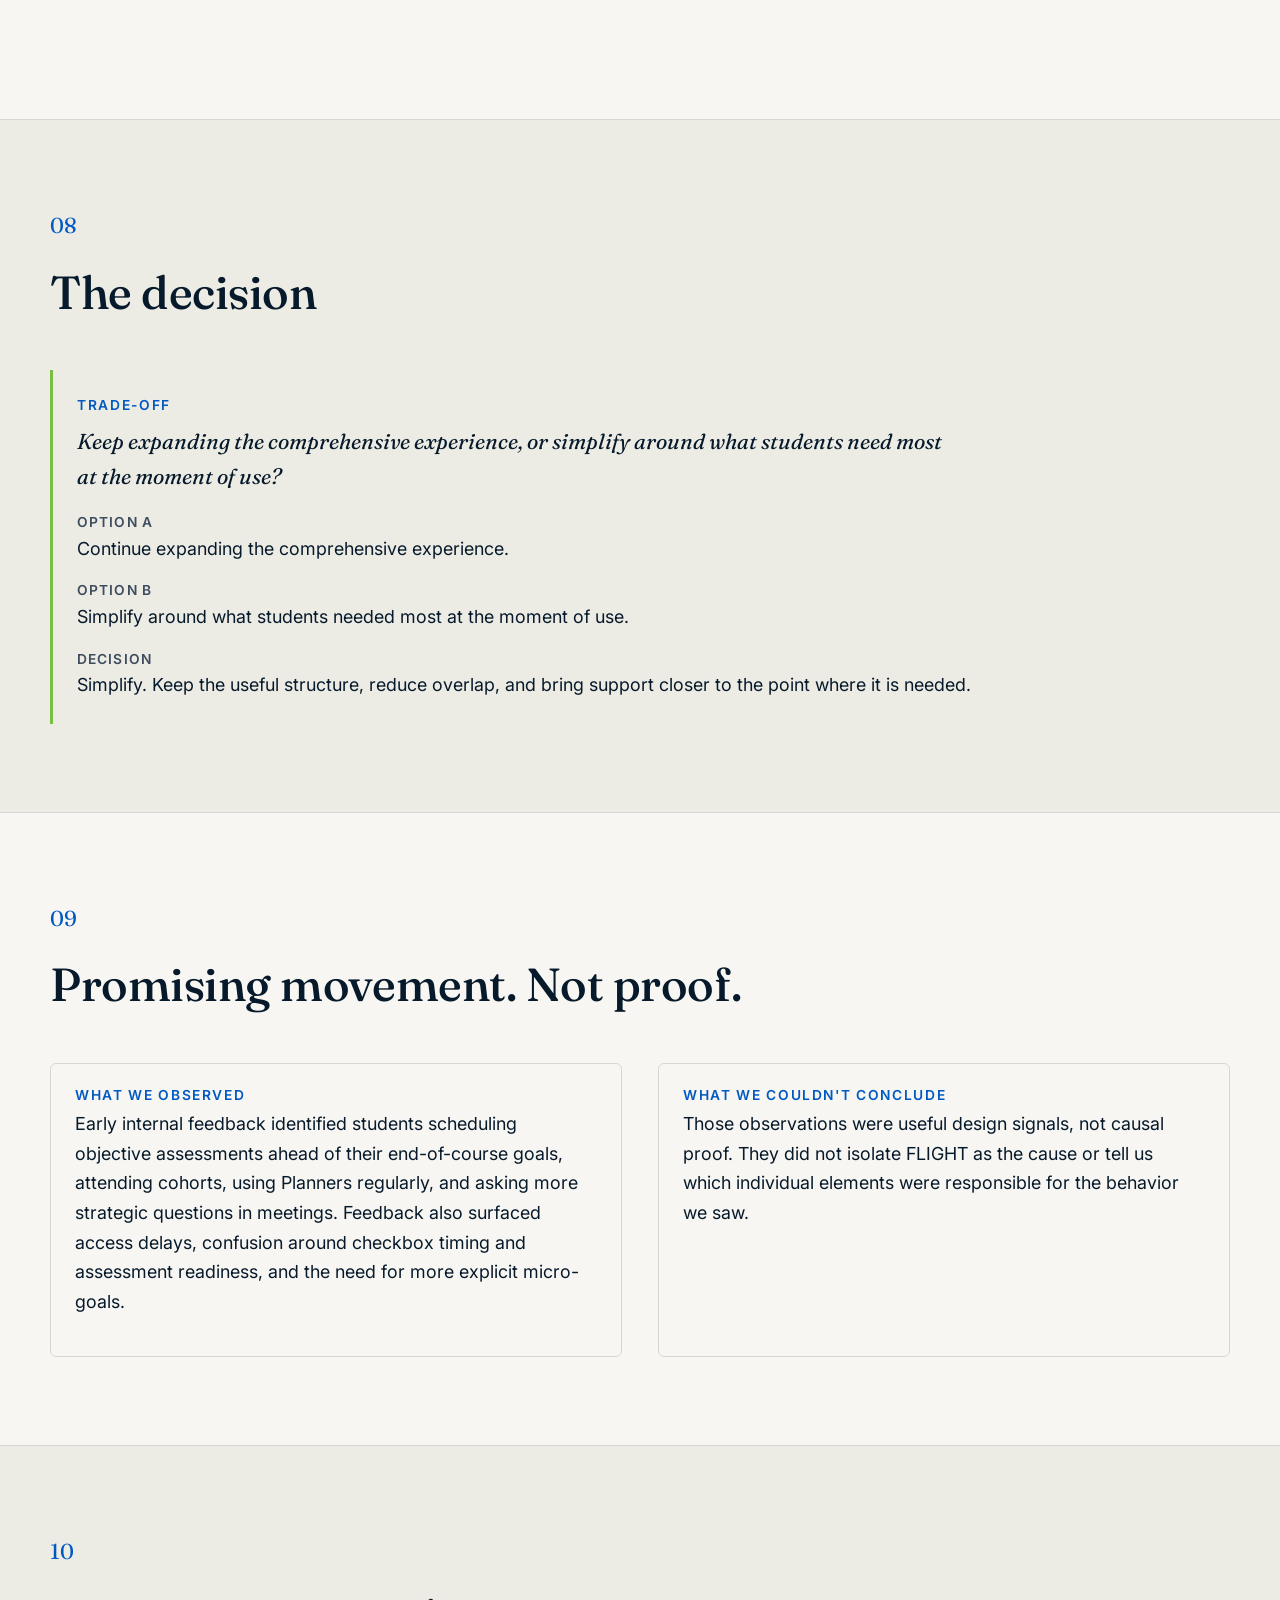
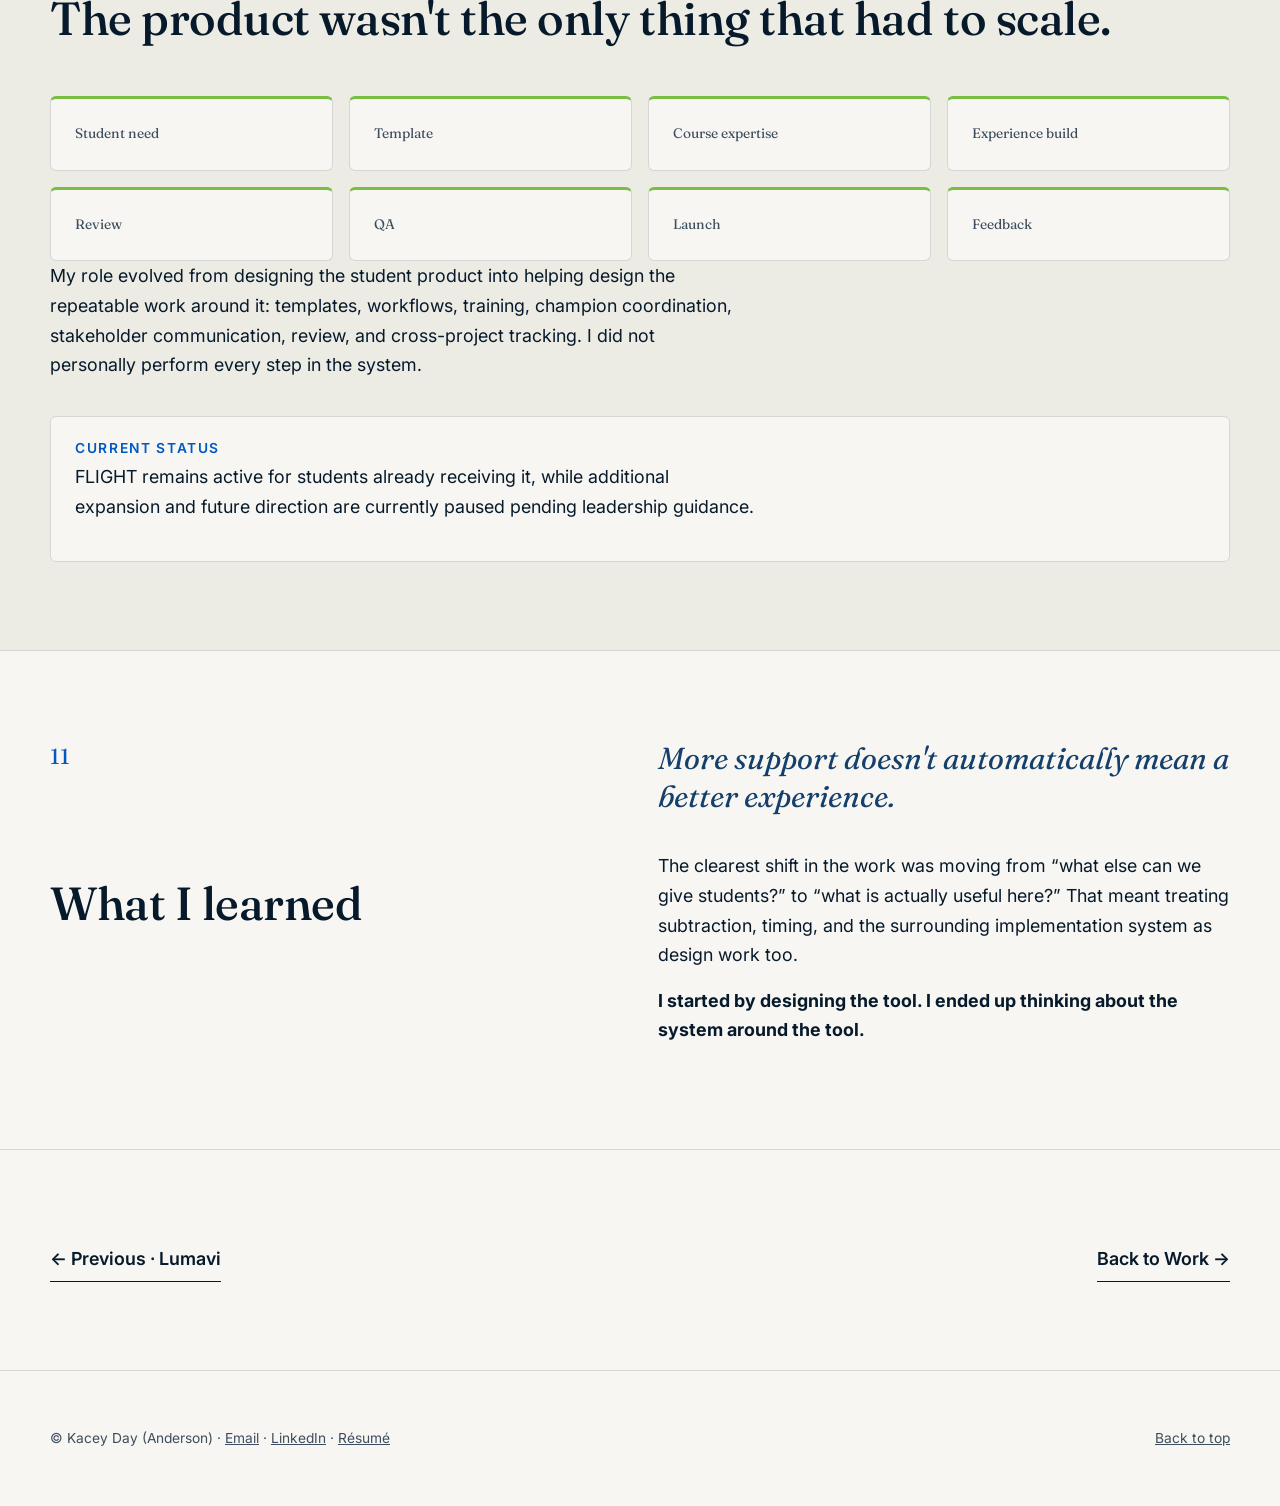
<file: work/flight.html>
<!doctype html><html lang="en"><head><meta charset="utf-8"><meta name="viewport" content="width=device-width, initial-scale=1"><title>FLIGHT · Kacey Day (Anderson)</title><meta name="description" content="FLIGHT case study: educational systems design, CBE, iteration, implementation, and scale."><link rel="preconnect" href="https://fonts.googleapis.com"><link rel="preconnect" href="https://fonts.gstatic.com" crossorigin><link href="https://fonts.googleapis.com/css2?family=Fraunces:ital,opsz,wght@0,9..144,400;0,9..144,500;1,9..144,400&family=Inter:wght@400;500;600&display=swap" rel="stylesheet"><link rel="stylesheet" href="../assets/styles.css"></head><body><a class="skip-link" href="#main">Skip to content</a><header class="site-header" id="top"><div class="wrap site-header__inner"><a class="brand" href="../index.html" aria-label="Kacey Day (Anderson), home">Kacey <span>Day</span> (Anderson)</a><nav class="nav" aria-label="Primary"><a href="../index.html">Home</a><a href="../work/index.html" aria-current="page">Work</a><a href="../approach.html">Approach</a><a href="../about.html">About</a><a href="../resume.html">Résumé</a></nav></div></header><main id="main">
<section class="case-hero"><div class="wrap"><p class="eyebrow">Case Study · 03</p><h1>FLIGHT</h1><p class="lede">From student tool to student-support system.</p><div class="case-meta"><span class="status status--implemented">IMPLEMENTED</span><ul class="tags"><li>CBE</li><li>Systems Thinking</li><li>Student Experience</li><li>Iteration</li><li>Implementation</li></ul></div></div></section>
<section class="case-section"><div class="wrap case-grid case-grid--2"><div><div class="case-section__head"><p class="case-section__num">01</p><h2>The problem wasn't a lack of resources.</h2></div><p>Students were navigating coursework, resources, pacing, goals, support, and next steps across multiple places. The design problem was helping them understand what mattered next while creating better coordination around their experience.</p></div><div class="card"><h4>Design question</h4><p>How do you give a learner enough structure to create momentum without turning the support system into one more thing to manage?</p></div></div></section>
<section class="case-section section--wash"><div class="wrap"><div class="case-section__head"><p class="case-section__num">02</p><h2>The product</h2><p class="quiet-note">The FLIGHT Tool is the individualized student experience built in Microsoft Planner.</p></div><figure class="figure artifact-figure"><div class="figure__frame artifact-frame"><img class="artifact-shot" src="../assets/media/flight-planner-real.jpg?v=restored-20261027" alt="FLIGHT Tool Planner for D336 showing the five Planner phases and resource bucket" loading="lazy"></div><figcaption><span class="status status--implemented">IMPLEMENTED</span> Core student product. Browser and account chrome were cropped for portfolio use; the Planner content itself is unchanged.</figcaption></figure><ol class="track track--five"><li><p class="track__phase">Phase 1</p><p class="track__name">Pre-Flight Checklist</p><p>Get organized and ready to launch.</p></li><li><p class="track__phase">Phase 2</p><p class="track__name">Cruising Altitude</p><p>Build steady study progress.</p></li><li><p class="track__phase">Phase 3</p><p class="track__name">Final Approach</p><p>Prepare intentionally for the assessment.</p></li><li><p class="track__phase">Phase 4</p><p class="track__name">Go-Around Protocol</p><p>Reset and replan when the first approach does not work.</p></li><li><p class="track__phase">Resource layer</p><p class="track__name">Nest of Resources</p><p>Keep support and reference material close to the work.</p></li></ol></div></section>
<section class="case-section"><div class="wrap"><div class="case-section__head"><p class="case-section__num">03</p><h2>The people</h2></div><ul class="eco"><li>Student<small>Plans, acts, reflects, adjusts.</small></li><li>Mentor<small>Supports goals, pacing, and accountability.</small></li><li>Instructor<small>Supports course learning and assessment readiness.</small></li><li>Support<small>Resources, services, technical and academic help.</small></li></ul></div></section>
<section class="case-section section--wash"><div class="wrap case-grid case-grid--2"><div><div class="case-section__head"><p class="case-section__num">04</p><h2>My role</h2></div><p>I created the original FLIGHT Tool student experience and core Planner framework, then helped lead its evolution from concept and pilot into a broader cross-functional student-success initiative.</p><p>As the initiative grew, my work expanded into project management, Planner and Loop maintenance, champion communication and support, resource review, stakeholder coordination, revision and dependency tracking, leadership updates, training, workflows, templates, and organizing work across project phases.</p></div><div class="card"><h4>Shared work</h4><p>SharePoint development, automation, technical implementation, instructor content, QA, and broader rollout were collaborative. The case study separates the student experience I created from the larger system the team built around it.</p></div></div></section>
<section class="case-section"><div class="wrap"><div class="case-section__head"><p class="case-section__num">05</p><h2>The Hub supported the Planner.</h2><p class="quiet-note">After the Planner was established, the Hub and surrounding guidance grew around it to make setup, weekly use, resources, and feedback easier to navigate.</p></div><figure class="figure artifact-figure"><div class="figure__frame artifact-frame"><img class="artifact-shot" src="../assets/media/flight-hub-wireframe.svg" alt="Early FLIGHT Tool Hub wireframe showing navigation, introduction, setup, and study steps" loading="lazy"></div><figcaption><span class="status status--recreated">RECREATED FOR PORTFOLIO</span> Early Hub wireframe showing the support layer that grew around the Planner.</figcaption></figure></div></section>
<section class="case-section section--wash"><div class="wrap"><div class="case-section__head"><p class="case-section__num">06</p><h2>What the ecosystem included</h2></div><div class="selected-grid"><div class="card"><h4>FLIGHT Planner</h4><p>The core individualized student experience.</p></div><div class="card"><h4>Student SharePoint</h4><p>Step-by-step guidance and centralized resources.</p></div><div class="card"><h4>Faculty Hub</h4><p>Best practices, training videos, Planner resources, tutorials, request forms, and feedback mechanisms.</p></div><div class="card"><h4>Course SharePoint integration</h4><p>FLIGHT access inside course-resource environments.</p></div><div class="card"><h4>Mentor + instructor support</h4><p>The human layer that helps students use the Planner as a living support tool instead of a static checklist.</p></div></div><p class="pullline">The Planner was the product. The surrounding guidance, people, and processes made it usable.</p></div></section>
<section class="case-section"><div class="wrap"><div class="case-section__head"><p class="case-section__num">07</p><h2>More wasn't better.</h2><p class="quiet-note">D336 became a useful mature example of the shift toward less duplication and better-timed support.</p></div><p class="pullline">How much support is helpful before the support itself becomes overwhelming?</p><figure class="figure artifact-figure"><div class="figure__frame artifact-frame"><img class="artifact-shot" src="../assets/media/flight-planner-real.jpg?v=restored-20261027" alt="FLIGHT Tool Planner for D336 showing the five Planner phases and resource bucket" loading="lazy"></div><figcaption><span class="status status--implemented">IMPLEMENTED</span> D336 Planner showing how the experience matured and simplified.</figcaption></figure><div class="compare"><div class="compare__col"><h4>Earlier</h4><p>Comprehensive experiences gathered phases, resources, goals, motivation, and support touchpoints into the Planner.</p></div><div class="compare__col compare__col--now"><h4>Later</h4><p>Feedback pushed the design toward simpler navigation, fewer overlapping items, better timing, and clearer progress.</p></div></div><ul class="changes"><li>Reduced duplicate and overlapping content</li><li>Surfaced resources closer to when students needed them</li><li>Simplified navigation</li><li>Used more flexible pacing and activity-time guidance</li><li>Made progress easier to see</li><li>Integrated support more intentionally</li><li>Improved consistency</li></ul><p class="pullline">The best iteration wasn't adding more. It was deciding what could come out.</p></div></section>
<section class="case-section section--wash"><div class="wrap"><div class="case-section__head"><p class="case-section__num">08</p><h2>The decision</h2></div><div class="decision"><p class="decision__label">Trade-off</p><p class="decision__question">Keep expanding the comprehensive experience, or simplify around what students need most at the moment of use?</p><dl><div><dt>Option A</dt><dd>Continue expanding the comprehensive experience.</dd></div><div><dt>Option B</dt><dd>Simplify around what students needed most at the moment of use.</dd></div><div><dt>Decision</dt><dd>Simplify. Keep the useful structure, reduce overlap, and bring support closer to the point where it is needed.</dd></div></dl></div></div></section>
<section class="case-section"><div class="wrap"><div class="case-section__head"><p class="case-section__num">09</p><h2>Promising movement. Not proof.</h2></div><div class="case-grid case-grid--2"><div class="card"><h4>What we observed</h4><p>Early internal feedback identified students scheduling objective assessments ahead of their end-of-course goals, attending cohorts, using Planners regularly, and asking more strategic questions in meetings. Feedback also surfaced access delays, confusion around checkbox timing and assessment readiness, and the need for more explicit micro-goals.</p></div><div class="card"><h4>What we couldn't conclude</h4><p>Those observations were useful design signals, not causal proof. They did not isolate FLIGHT as the cause or tell us which individual elements were responsible for the behavior we saw.</p></div></div></div></section>
<section class="case-section section--wash"><div class="wrap"><div class="case-section__head"><p class="case-section__num">10</p><h2>The product wasn't the only thing that had to scale.</h2></div><ol class="track track--eight"><li><p class="track__name">Student need</p></li><li><p class="track__name">Template</p></li><li><p class="track__name">Course expertise</p></li><li><p class="track__name">Experience build</p></li><li><p class="track__name">Review</p></li><li><p class="track__name">QA</p></li><li><p class="track__name">Launch</p></li><li><p class="track__name">Feedback</p></li></ol><p>My role evolved from designing the student product into helping design the repeatable work around it: templates, workflows, training, champion coordination, stakeholder communication, review, and cross-project tracking. I did not personally perform every step in the system.</p><div class="card" style="margin-top:var(--space-4)"><h4>Current status</h4><p>FLIGHT remains active for students already receiving it, while additional expansion and future direction are currently paused pending leadership guidance.</p></div></div></section>
<section class="case-section"><div class="wrap case-grid case-grid--2"><div class="case-section__head"><p class="case-section__num">11</p><h2>What I learned</h2></div><div><p class="pullline" style="margin-top:0">More support doesn't automatically mean a better experience.</p><p>The clearest shift in the work was moving from “what else can we give students?” to “what is actually useful here?” That meant treating subtraction, timing, and the surrounding implementation system as design work too.</p><p><strong>I started by designing the tool. I ended up thinking about the system around the tool.</strong></p></div></div></section>
<section class="case-section"><div class="wrap project-nav"><a class="text-link" href="lumavi.html">← Previous · Lumavi</a><a class="text-link" href="index.html">Back to Work →</a></div></section>
</main><footer class="site-footer"><div class="wrap site-footer__inner"><span>© Kacey Day (Anderson) · <a href="mailto:KaceyNAnderson@gmail.com">Email</a> · <a href="https://www.linkedin.com/in/kacey-anderson-2655b9b9/" target="_blank" rel="noopener">LinkedIn</a> · <a href="../resume.html">Résumé</a></span><a href="#top">Back to top</a></div></footer></body></html>
</file>
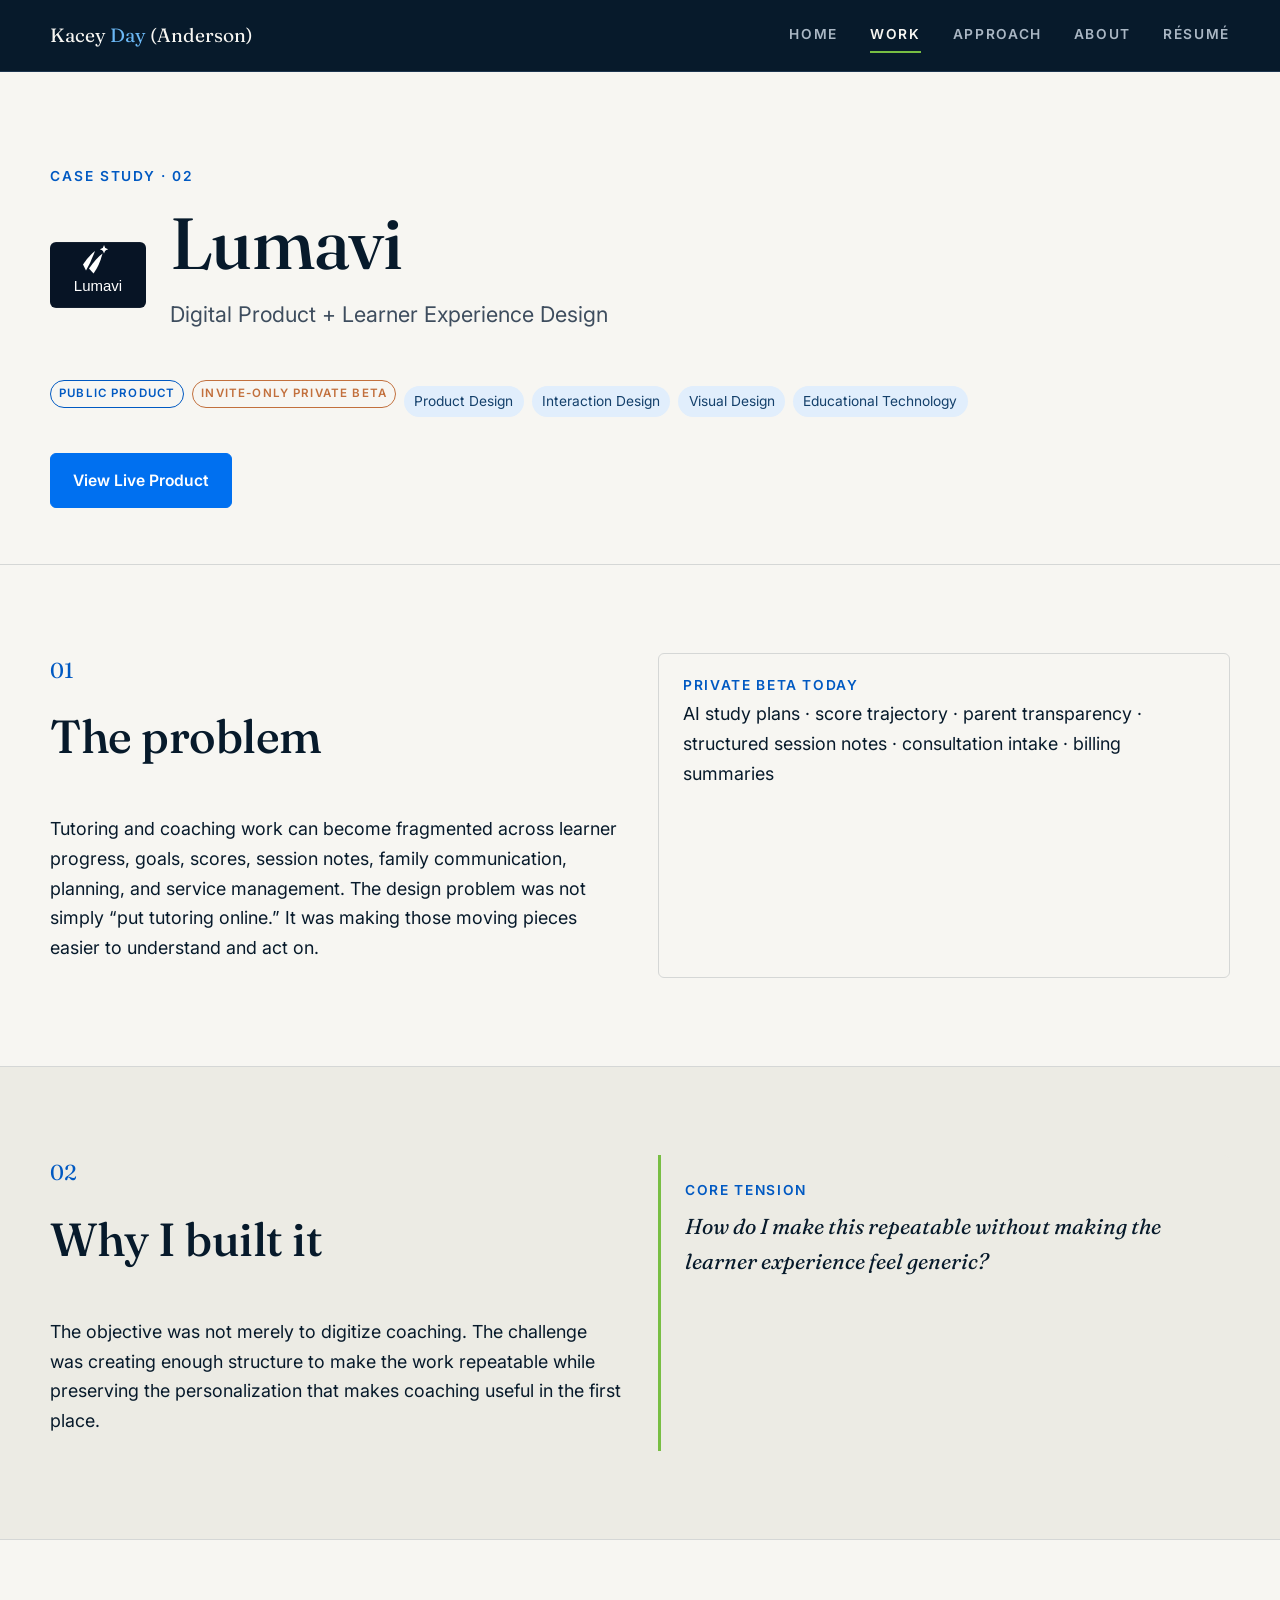
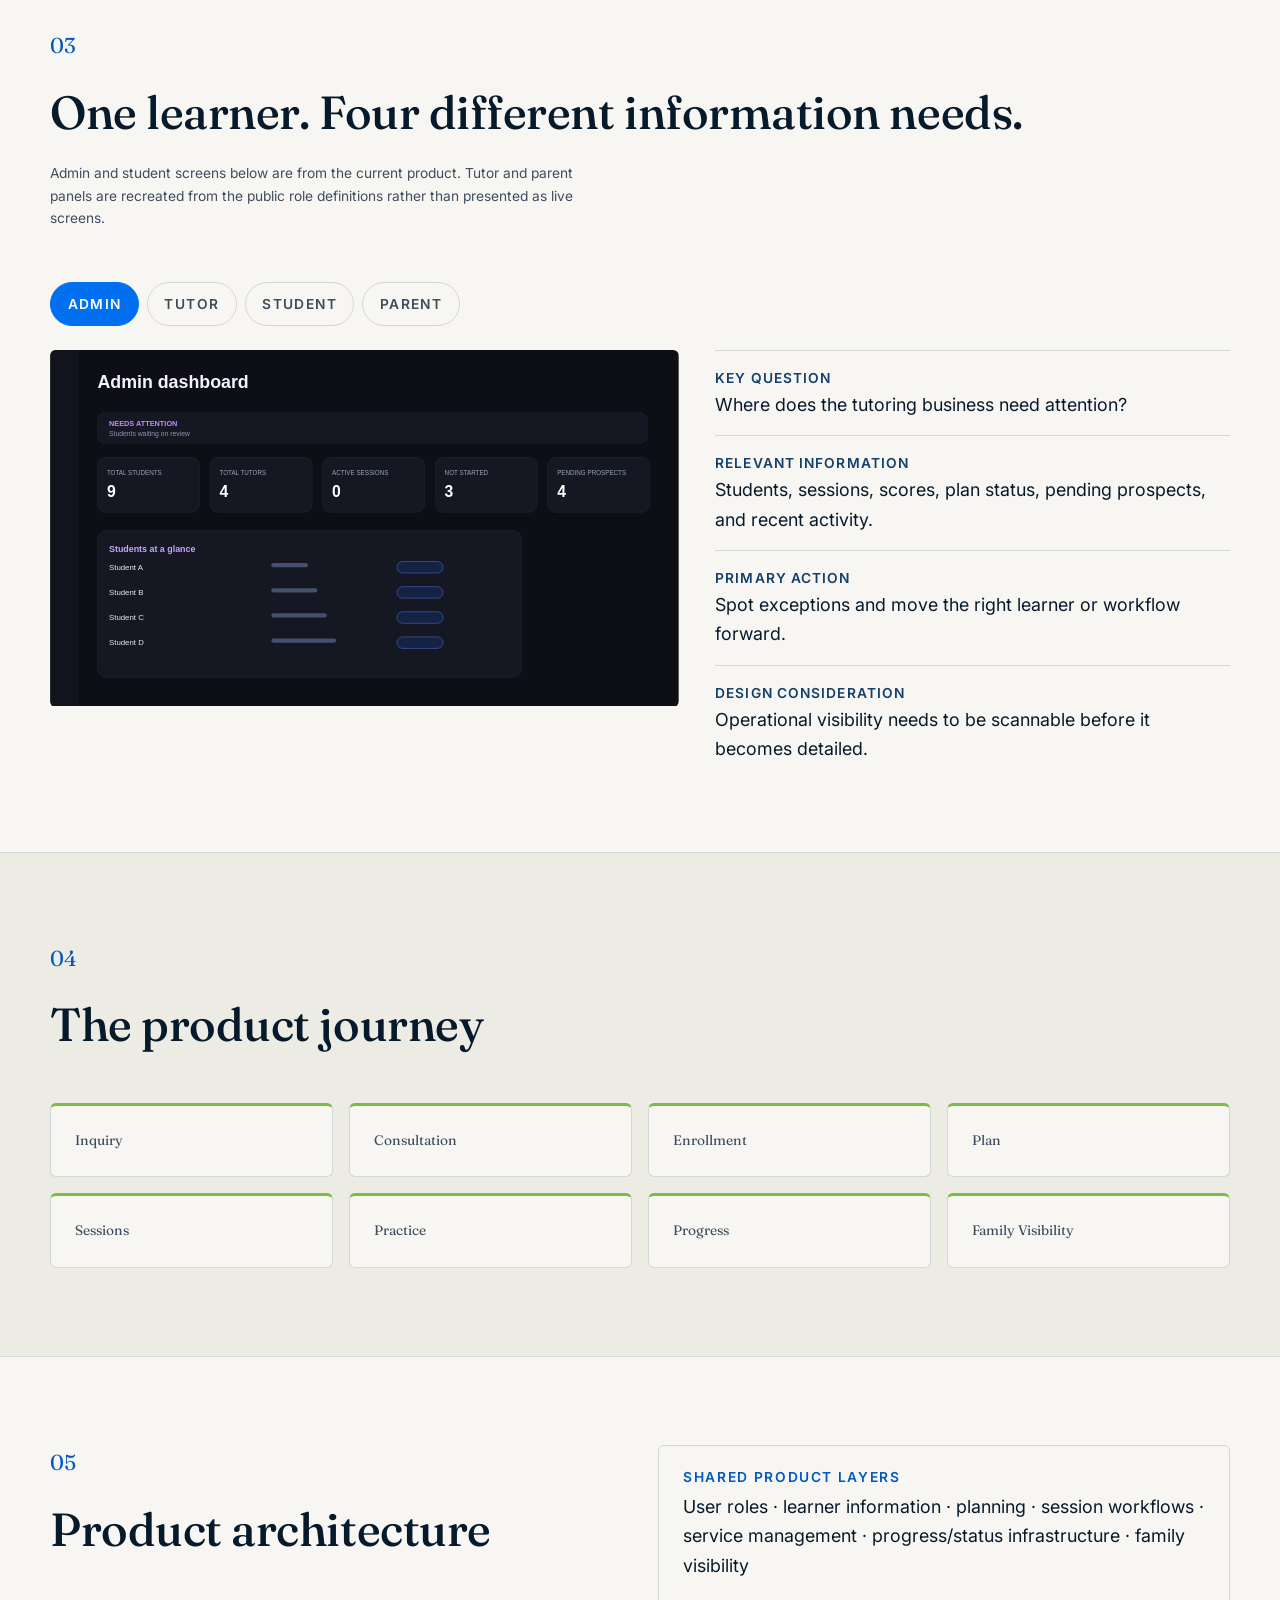
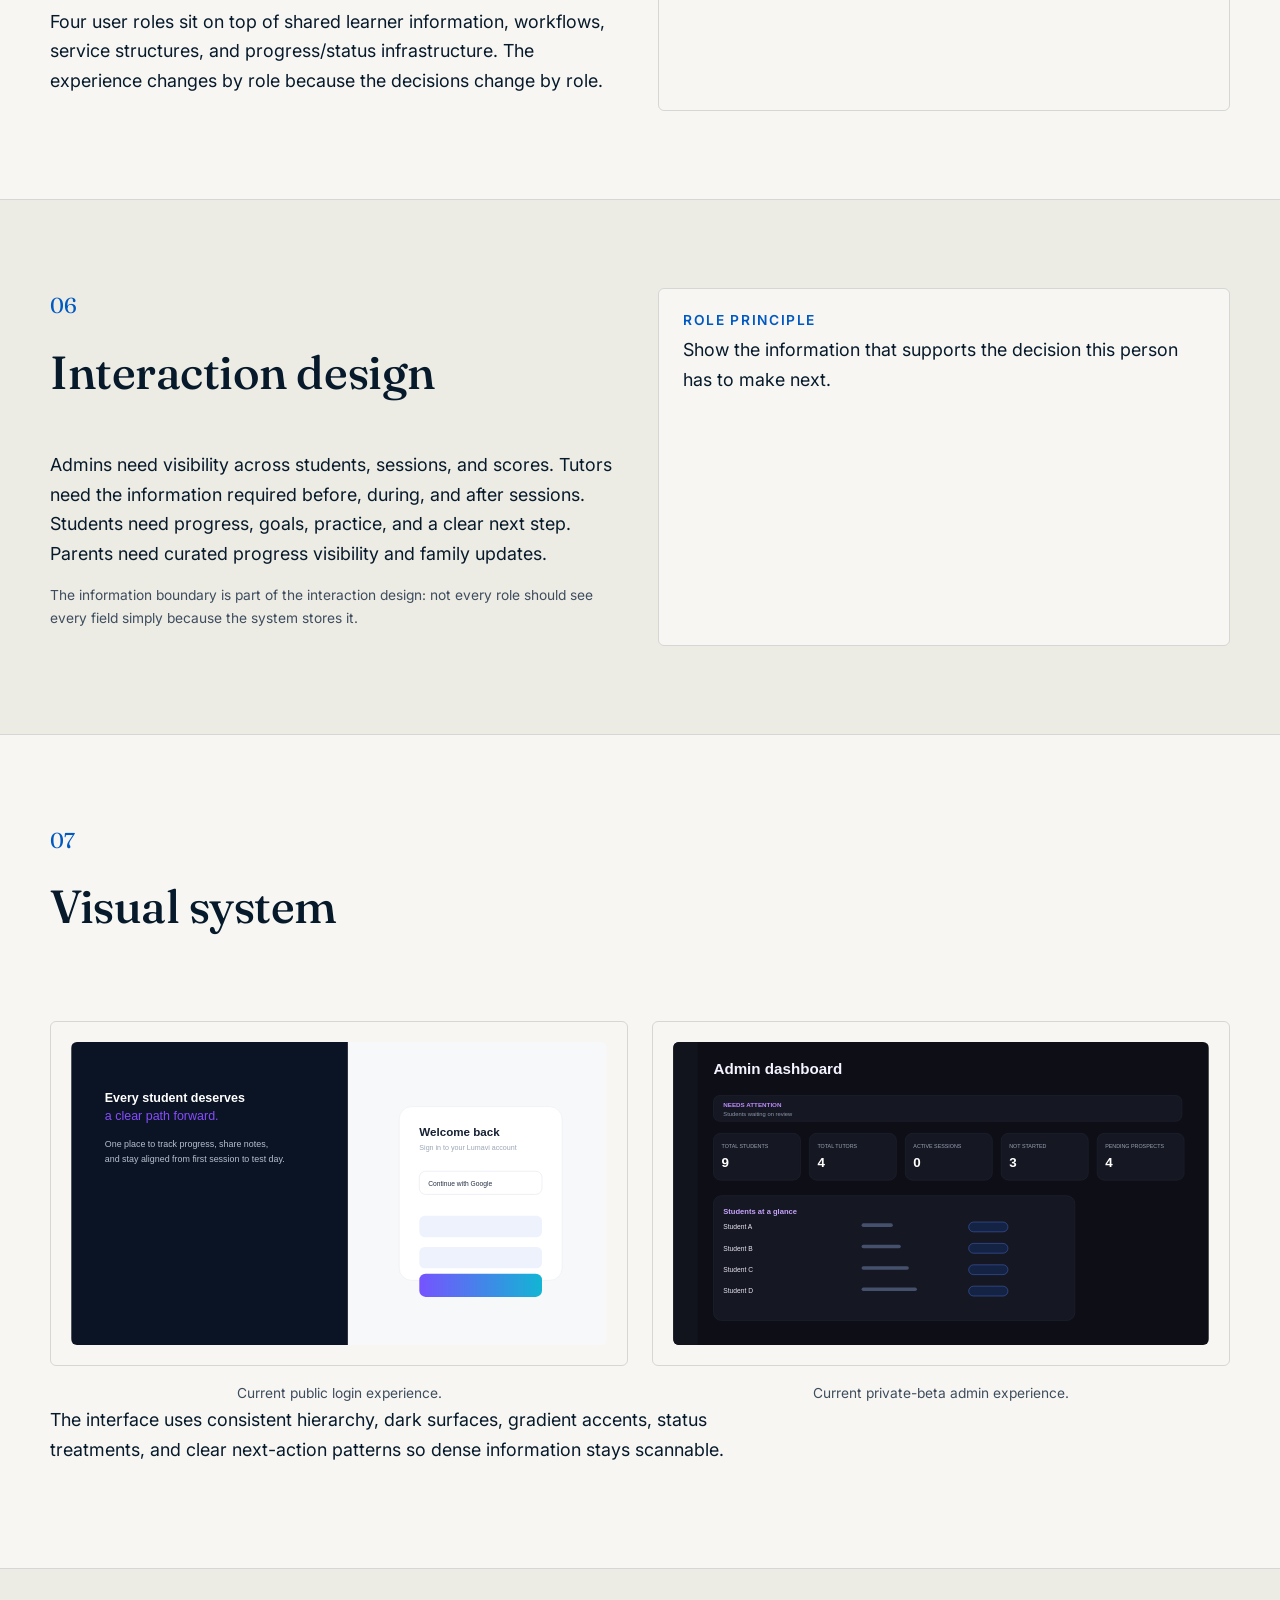
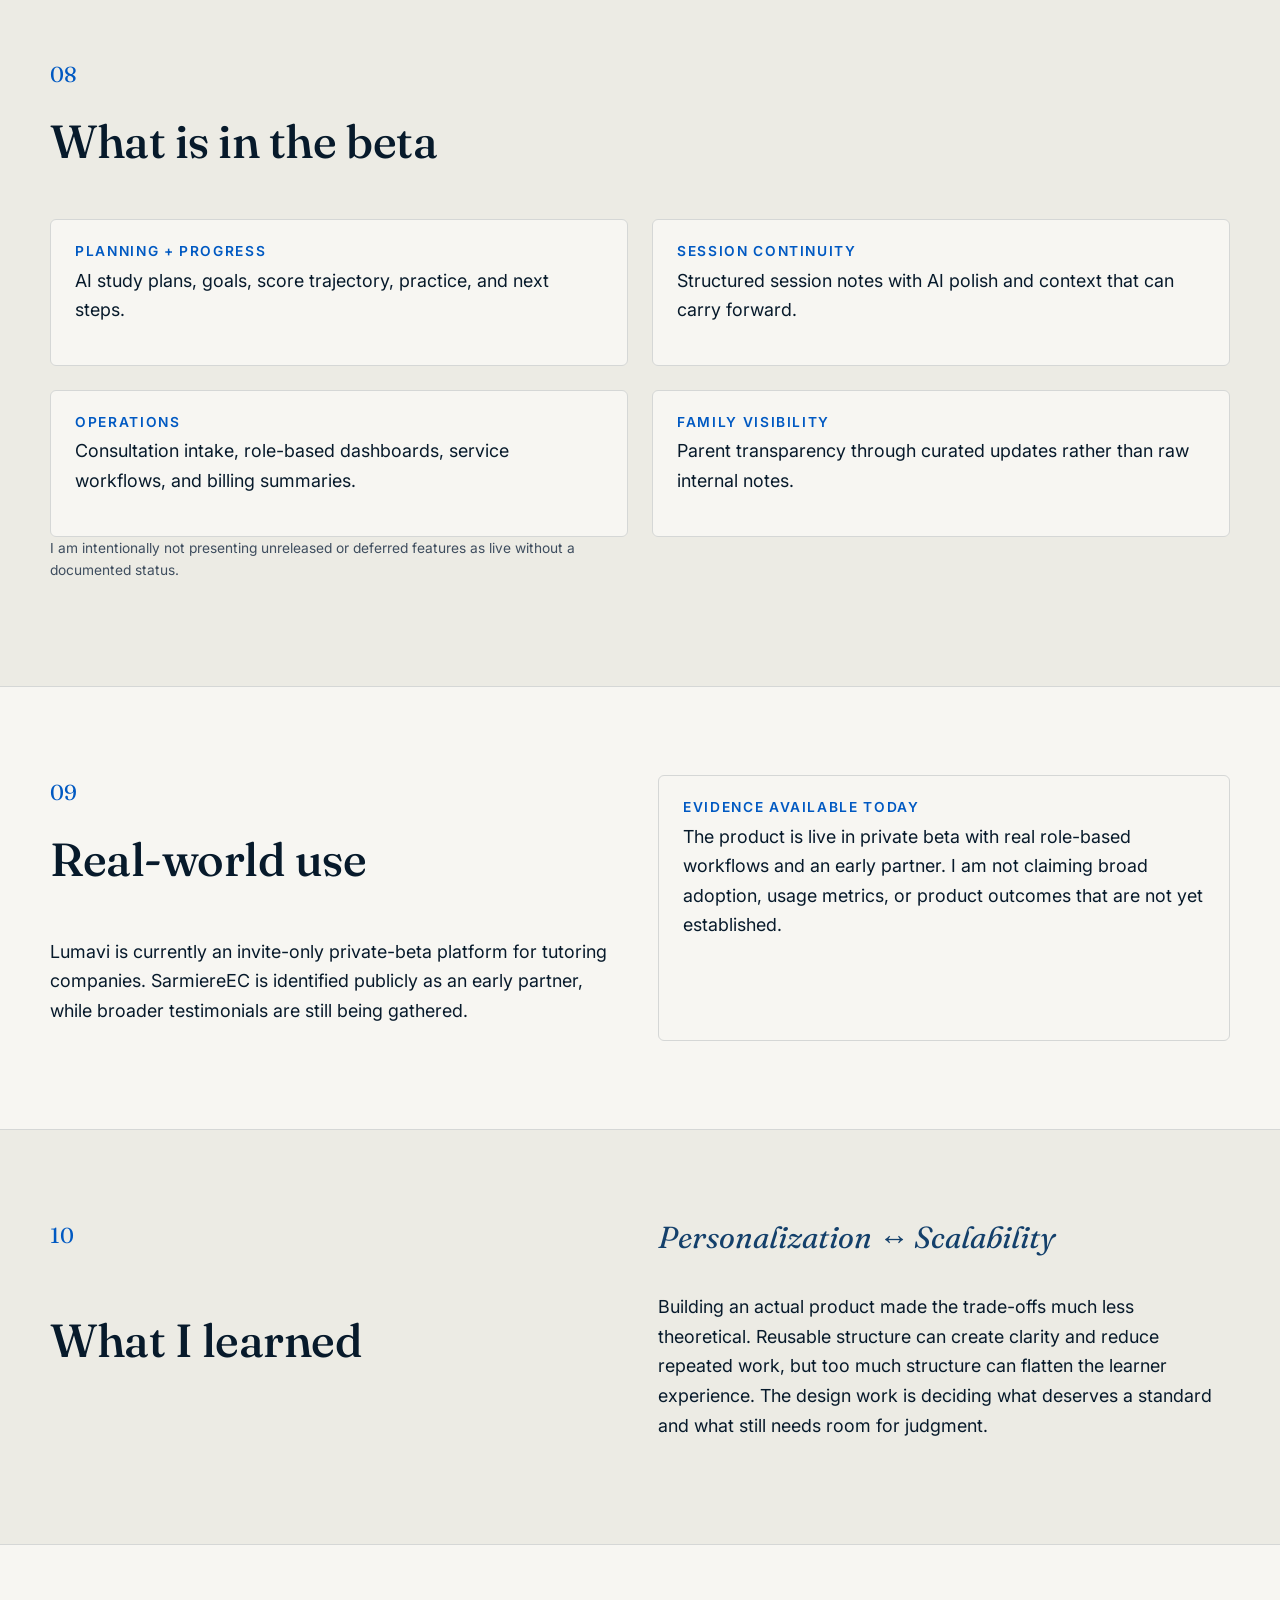
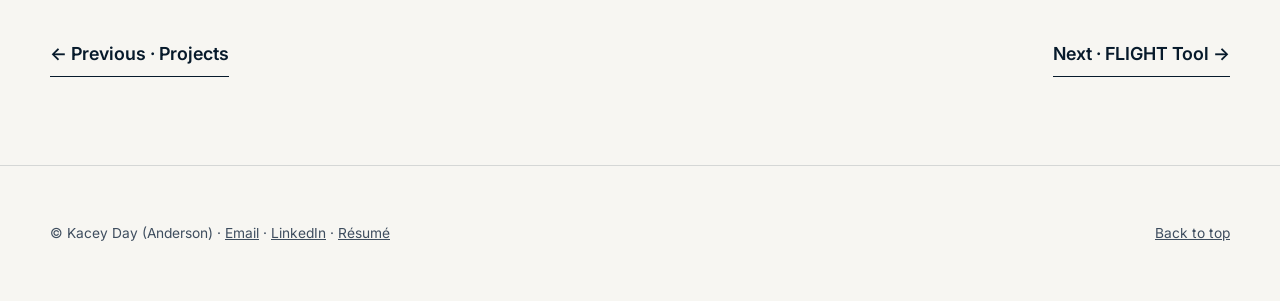
<file: work/lumavi.html>
<!doctype html><html lang="en"><head><meta charset="utf-8"><meta name="viewport" content="width=device-width, initial-scale=1"><title>Lumavi · Kacey Day (Anderson)</title><meta name="description" content="Lumavi case study: a multi-role educational product for tutoring organizations."><link rel="preconnect" href="https://fonts.googleapis.com"><link rel="preconnect" href="https://fonts.gstatic.com" crossorigin><link href="https://fonts.googleapis.com/css2?family=Fraunces:ital,opsz,wght@0,9..144,400;0,9..144,500;1,9..144,400&family=Inter:wght@400;500;600&display=swap" rel="stylesheet"><link rel="stylesheet" href="../assets/styles.css"></head><body><a class="skip-link" href="#main">Skip to content</a><header class="site-header" id="top"><div class="wrap site-header__inner"><a class="brand" href="../index.html" aria-label="Kacey Day (Anderson), home">Kacey <span>Day</span> (Anderson)</a><nav class="nav" aria-label="Primary"><a href="../index.html">Home</a><a href="../work/index.html" aria-current="page">Work</a><a href="../approach.html">Approach</a><a href="../about.html">About</a><a href="../resume.html">Résumé</a></nav></div></header><main id="main">
<section class="case-hero"><div class="wrap"><p class="eyebrow">Case Study · 02</p><div class="brand-lockup"><img src="../assets/media/lumavi-logo.svg" alt="Lumavi logo"><div><h1>Lumavi</h1><p class="lede">Digital Product + Learner Experience Design</p></div></div><div class="case-meta"><span class="status status--public">Public product</span><span class="status status--pilot">Invite-only private beta</span><ul class="tags"><li>Product Design</li><li>Interaction Design</li><li>Visual Design</li><li>Educational Technology</li></ul></div><div class="actions"><a class="btn" href="https://lumavi.app" target="_blank" rel="noopener">View Live Product</a></div></div></section>
<section class="case-section"><div class="wrap case-grid case-grid--2"><div><div class="case-section__head"><p class="case-section__num">01</p><h2>The problem</h2></div><p>Tutoring and coaching work can become fragmented across learner progress, goals, scores, session notes, family communication, planning, and service management. The design problem was not simply “put tutoring online.” It was making those moving pieces easier to understand and act on.</p></div><div class="card"><h4>Private beta today</h4><p>AI study plans · score trajectory · parent transparency · structured session notes · consultation intake · billing summaries</p></div></div></section>
<section class="case-section section--wash"><div class="wrap case-grid case-grid--2"><div><div class="case-section__head"><p class="case-section__num">02</p><h2>Why I built it</h2></div><p>The objective was not merely to digitize coaching. The challenge was creating enough structure to make the work repeatable while preserving the personalization that makes coaching useful in the first place.</p></div><div class="decision"><p class="decision__label">Core tension</p><p class="decision__question">How do I make this repeatable without making the learner experience feel generic?</p></div></div></section>
<section class="case-section"><div class="wrap"><div class="case-section__head"><p class="case-section__num">03</p><h2>One learner. Four different information needs.</h2><p class="quiet-note">Admin and student screens below are from the current product. Tutor and parent panels are recreated from the public role definitions rather than presented as live screens.</p></div><div class="role-tabs" role="tablist" id="role-tabs"><button role="tab" id="tab-admin" aria-controls="panel-admin" aria-selected="true">Admin</button><button role="tab" id="tab-tutor" aria-controls="panel-tutor" aria-selected="false" tabindex="-1">Tutor</button><button role="tab" id="tab-student" aria-controls="panel-student" aria-selected="false" tabindex="-1">Student</button><button role="tab" id="tab-parent" aria-controls="panel-parent" aria-selected="false" tabindex="-1">Parent</button></div>
<div class="role-panel" role="tabpanel" id="panel-admin" aria-labelledby="tab-admin"><img class="artifact-shot role-proof" src="../assets/media/lumavi-admin.svg" alt="Lumavi admin dashboard showing students, tutors, status, scores, and recent activity"><dl class="role-facts"><div><dt>Key question</dt><dd>Where does the tutoring business need attention?</dd></div><div><dt>Relevant information</dt><dd>Students, sessions, scores, plan status, pending prospects, and recent activity.</dd></div><div><dt>Primary action</dt><dd>Spot exceptions and move the right learner or workflow forward.</dd></div><div><dt>Design consideration</dt><dd>Operational visibility needs to be scannable before it becomes detailed.</dd></div></dl></div>
<div class="role-panel" role="tabpanel" id="panel-tutor" aria-labelledby="tab-tutor" hidden><div class="screen"><p class="screen__title">Tutor workspace</p><p class="screen__sub">Recreated from verified public role needs</p><div class="screen__row"><span>Recent session notes</span><span class="screen__pill">Context</span></div><div class="screen__row"><span>Current learner plan</span><span>Next</span></div><div class="screen__row"><span>Upcoming session</span><span>Prepare</span></div></div><dl class="role-facts"><div><dt>Key question</dt><dd>What do I need before, during, and after this session?</dd></div><div><dt>Relevant information</dt><dd>Recent notes, learner plan, current priorities, and session context.</dd></div><div><dt>Primary action</dt><dd>Prepare for the session, do the work, then leave usable notes for what comes next.</dd></div><div><dt>Design consideration</dt><dd>Keep the most recent learner context close to the session workflow so continuity does not depend on memory.</dd></div></dl></div>
<div class="role-panel" role="tabpanel" id="panel-student" aria-labelledby="tab-student" hidden><img class="artifact-shot role-proof" src="../assets/media/lumavi-student.svg" alt="Lumavi student dashboard showing current score, goal trajectory, progress, and next task"><dl class="role-facts"><div><dt>Key question</dt><dd>Where am I now, and what should I do next?</dd></div><div><dt>Relevant information</dt><dd>Progress, goals, practice, trajectory, and the next action.</dd></div><div><dt>Primary action</dt><dd>Continue the one thing that is next.</dd></div><div><dt>Design consideration</dt><dd>Progress should feel understandable and motivating without exposing every operational detail behind it.</dd></div></dl></div>
<div class="role-panel" role="tabpanel" id="panel-parent" aria-labelledby="tab-parent" hidden><div class="screen"><p class="screen__title">Family update</p><p class="screen__sub">Recreated from verified public role needs</p><div class="screen__stats"><div class="screen__stat"><b>Progress</b><span>Against goal</span></div><div class="screen__stat"><b>Next</b><span>What is happening</span></div></div><div class="screen__row"><span>Latest filtered update</span><span class="screen__pill">View</span></div></div><dl class="role-facts"><div><dt>Key question</dt><dd>Is the learner making progress, and what should I understand?</dd></div><div><dt>Relevant information</dt><dd>Curated progress visibility and family-facing updates.</dd></div><div><dt>Primary action</dt><dd>Understand progress without having to decode the tutoring process.</dd></div><div><dt>Design consideration</dt><dd>Share enough context to create trust while keeping internal working notes appropriately bounded.</dd></div></dl></div></div></section>
<section class="case-section section--wash"><div class="wrap"><div class="case-section__head"><p class="case-section__num">04</p><h2>The product journey</h2></div><ol class="track track--eight"><li><p class="track__name">Inquiry</p></li><li><p class="track__name">Consultation</p></li><li><p class="track__name">Enrollment</p></li><li><p class="track__name">Plan</p></li><li><p class="track__name">Sessions</p></li><li><p class="track__name">Practice</p></li><li><p class="track__name">Progress</p></li><li><p class="track__name">Family Visibility</p></li></ol></div></section>
<section class="case-section"><div class="wrap case-grid case-grid--2"><div><div class="case-section__head"><p class="case-section__num">05</p><h2>Product architecture</h2></div><p>Four user roles sit on top of shared learner information, workflows, service structures, and progress/status infrastructure. The experience changes by role because the decisions change by role.</p></div><div class="card"><h4>Shared product layers</h4><p>User roles · learner information · planning · session workflows · service management · progress/status infrastructure · family visibility</p></div></div></section>
<section class="case-section section--wash"><div class="wrap case-grid case-grid--2"><div><div class="case-section__head"><p class="case-section__num">06</p><h2>Interaction design</h2></div><p>Admins need visibility across students, sessions, and scores. Tutors need the information required before, during, and after sessions. Students need progress, goals, practice, and a clear next step. Parents need curated progress visibility and family updates.</p><p class="quiet-note">The information boundary is part of the interaction design: not every role should see every field simply because the system stores it.</p></div><div class="card"><h4>Role principle</h4><p>Show the information that supports the decision this person has to make next.</p></div></div></section>
<section class="case-section"><div class="wrap"><div class="case-section__head"><p class="case-section__num">07</p><h2>Visual system</h2></div><div class="media-pair"><figure class="figure artifact-figure"><div class="figure__frame artifact-frame"><img class="artifact-shot" src="../assets/media/lumavi-login.svg" alt="Lumavi login experience with dark branded feature panel and light sign-in form" loading="lazy"></div><figcaption>Current public login experience.</figcaption></figure><figure class="figure artifact-figure"><div class="figure__frame artifact-frame"><img class="artifact-shot" src="../assets/media/lumavi-admin.svg" alt="Lumavi dark-mode admin dashboard showing status hierarchy and operational data" loading="lazy"></div><figcaption>Current private-beta admin experience.</figcaption></figure></div><p>The interface uses consistent hierarchy, dark surfaces, gradient accents, status treatments, and clear next-action patterns so dense information stays scannable.</p></div></section>
<section class="case-section section--wash"><div class="wrap"><div class="case-section__head"><p class="case-section__num">08</p><h2>What is in the beta</h2></div><div class="selected-grid"><div class="card"><h4>Planning + progress</h4><p>AI study plans, goals, score trajectory, practice, and next steps.</p></div><div class="card"><h4>Session continuity</h4><p>Structured session notes with AI polish and context that can carry forward.</p></div><div class="card"><h4>Operations</h4><p>Consultation intake, role-based dashboards, service workflows, and billing summaries.</p></div><div class="card"><h4>Family visibility</h4><p>Parent transparency through curated updates rather than raw internal notes.</p></div></div><p class="quiet-note">I am intentionally not presenting unreleased or deferred features as live without a documented status.</p></div></section>
<section class="case-section"><div class="wrap case-grid case-grid--2"><div><div class="case-section__head"><p class="case-section__num">09</p><h2>Real-world use</h2></div><p>Lumavi is currently an invite-only private-beta platform for tutoring companies. SarmiereEC is identified publicly as an early partner, while broader testimonials are still being gathered.</p></div><div class="card"><h4>Evidence available today</h4><p>The product is live in private beta with real role-based workflows and an early partner. I am not claiming broad adoption, usage metrics, or product outcomes that are not yet established.</p></div></div></section>
<section class="case-section section--wash"><div class="wrap case-grid case-grid--2"><div class="case-section__head"><p class="case-section__num">10</p><h2>What I learned</h2></div><div><p class="pullline" style="margin-top:0">Personalization ↔ Scalability</p><p>Building an actual product made the trade-offs much less theoretical. Reusable structure can create clarity and reduce repeated work, but too much structure can flatten the learner experience. The design work is deciding what deserves a standard and what still needs room for judgment.</p></div></div></section>
<section class="case-section"><div class="wrap project-nav"><a class="text-link" href="selected-work.html">← Previous · Projects</a><a class="text-link" href="flight.html">Next · FLIGHT Tool →</a></div></section>
</main><footer class="site-footer"><div class="wrap site-footer__inner"><span>© Kacey Day (Anderson) · <a href="mailto:KaceyNAnderson@gmail.com">Email</a> · <a href="https://www.linkedin.com/in/kacey-anderson-2655b9b9/" target="_blank" rel="noopener">LinkedIn</a> · <a href="../resume.html">Résumé</a></span><a href="#top">Back to top</a></div></footer><script>(function(){var tabs=[].slice.call(document.querySelectorAll('#role-tabs [role="tab"]'));function select(tab){tabs.forEach(function(t){var on=t===tab;t.setAttribute('aria-selected',on?'true':'false');t.tabIndex=on?0:-1;var p=document.getElementById(t.getAttribute('aria-controls'));if(p)p.hidden=!on;});tab.focus();}tabs.forEach(function(tab,i){tab.addEventListener('click',function(){select(tab)});tab.addEventListener('keydown',function(e){var n=null;if(e.key==='ArrowRight')n=tabs[(i+1)%tabs.length];if(e.key==='ArrowLeft')n=tabs[(i-1+tabs.length)%tabs.length];if(e.key==='Home')n=tabs[0];if(e.key==='End')n=tabs[tabs.length-1];if(n){e.preventDefault();select(n);}});});})();</script></body></html>
</file>
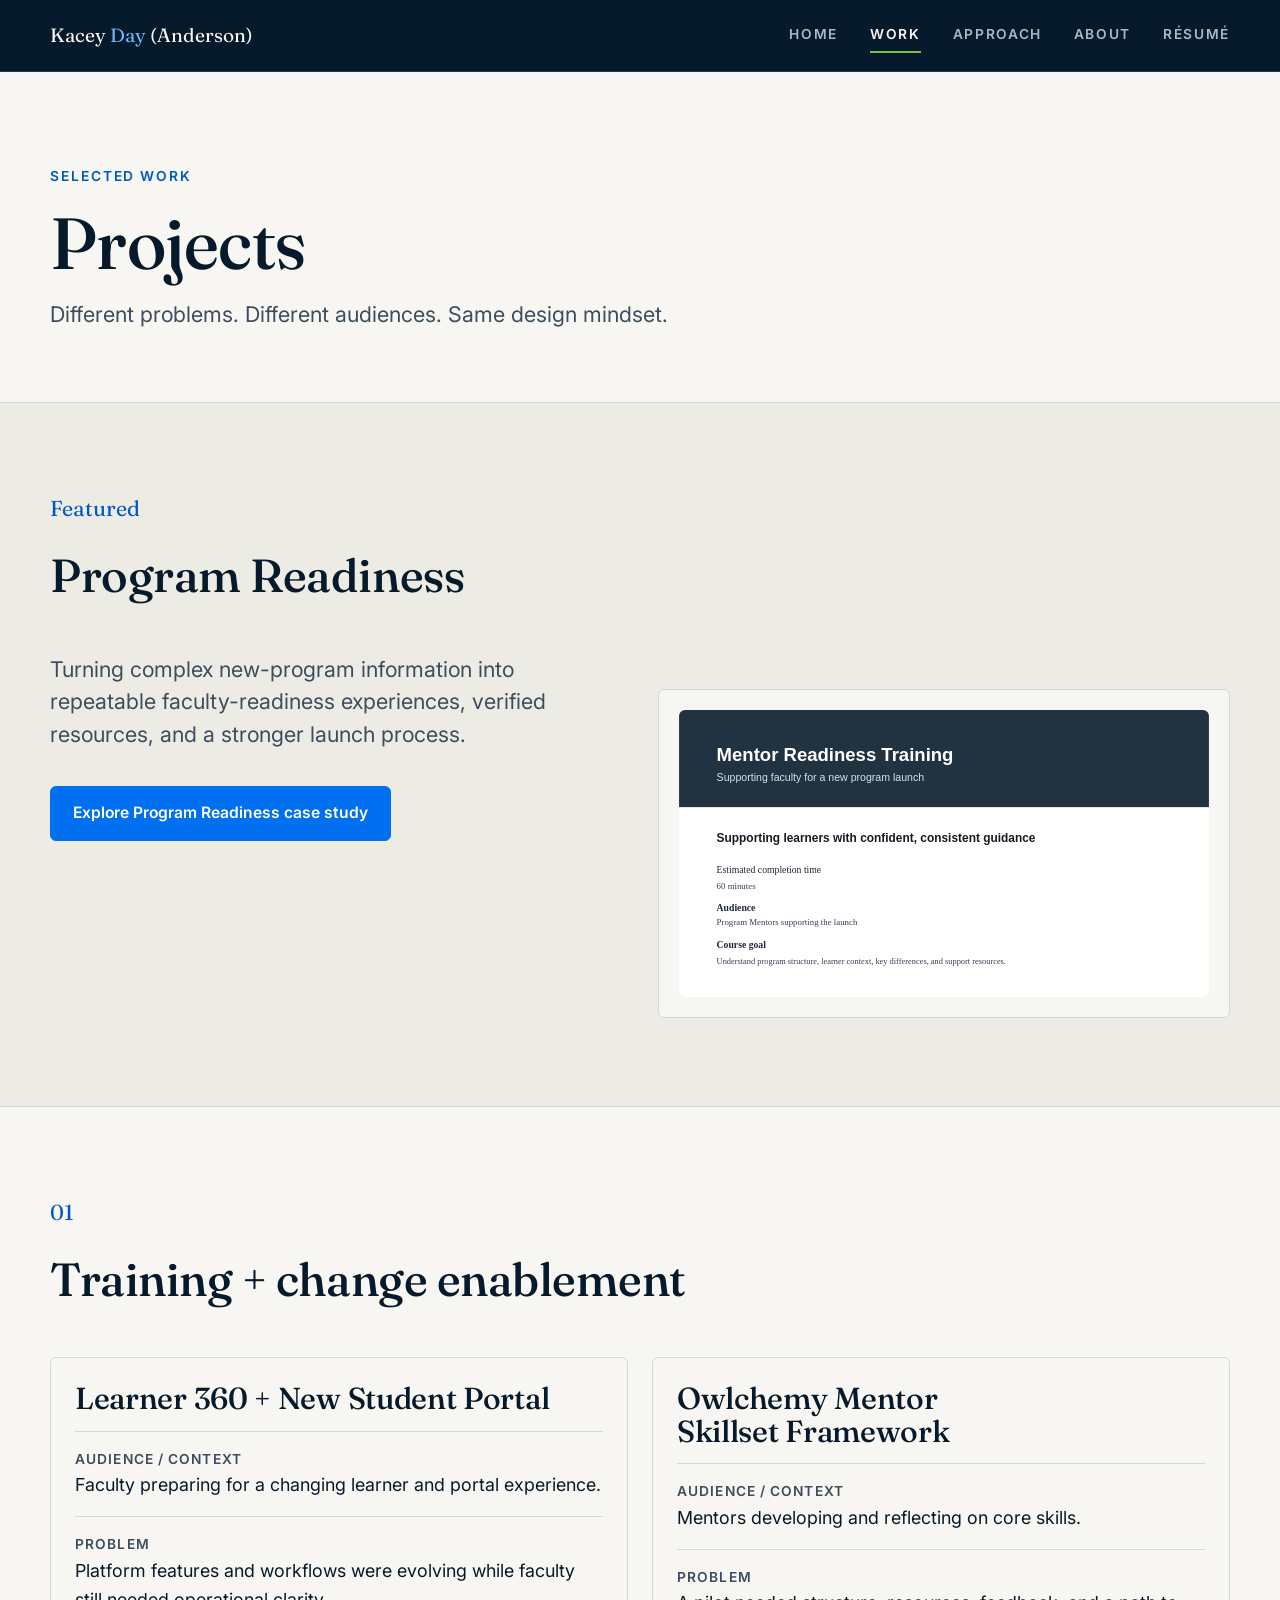
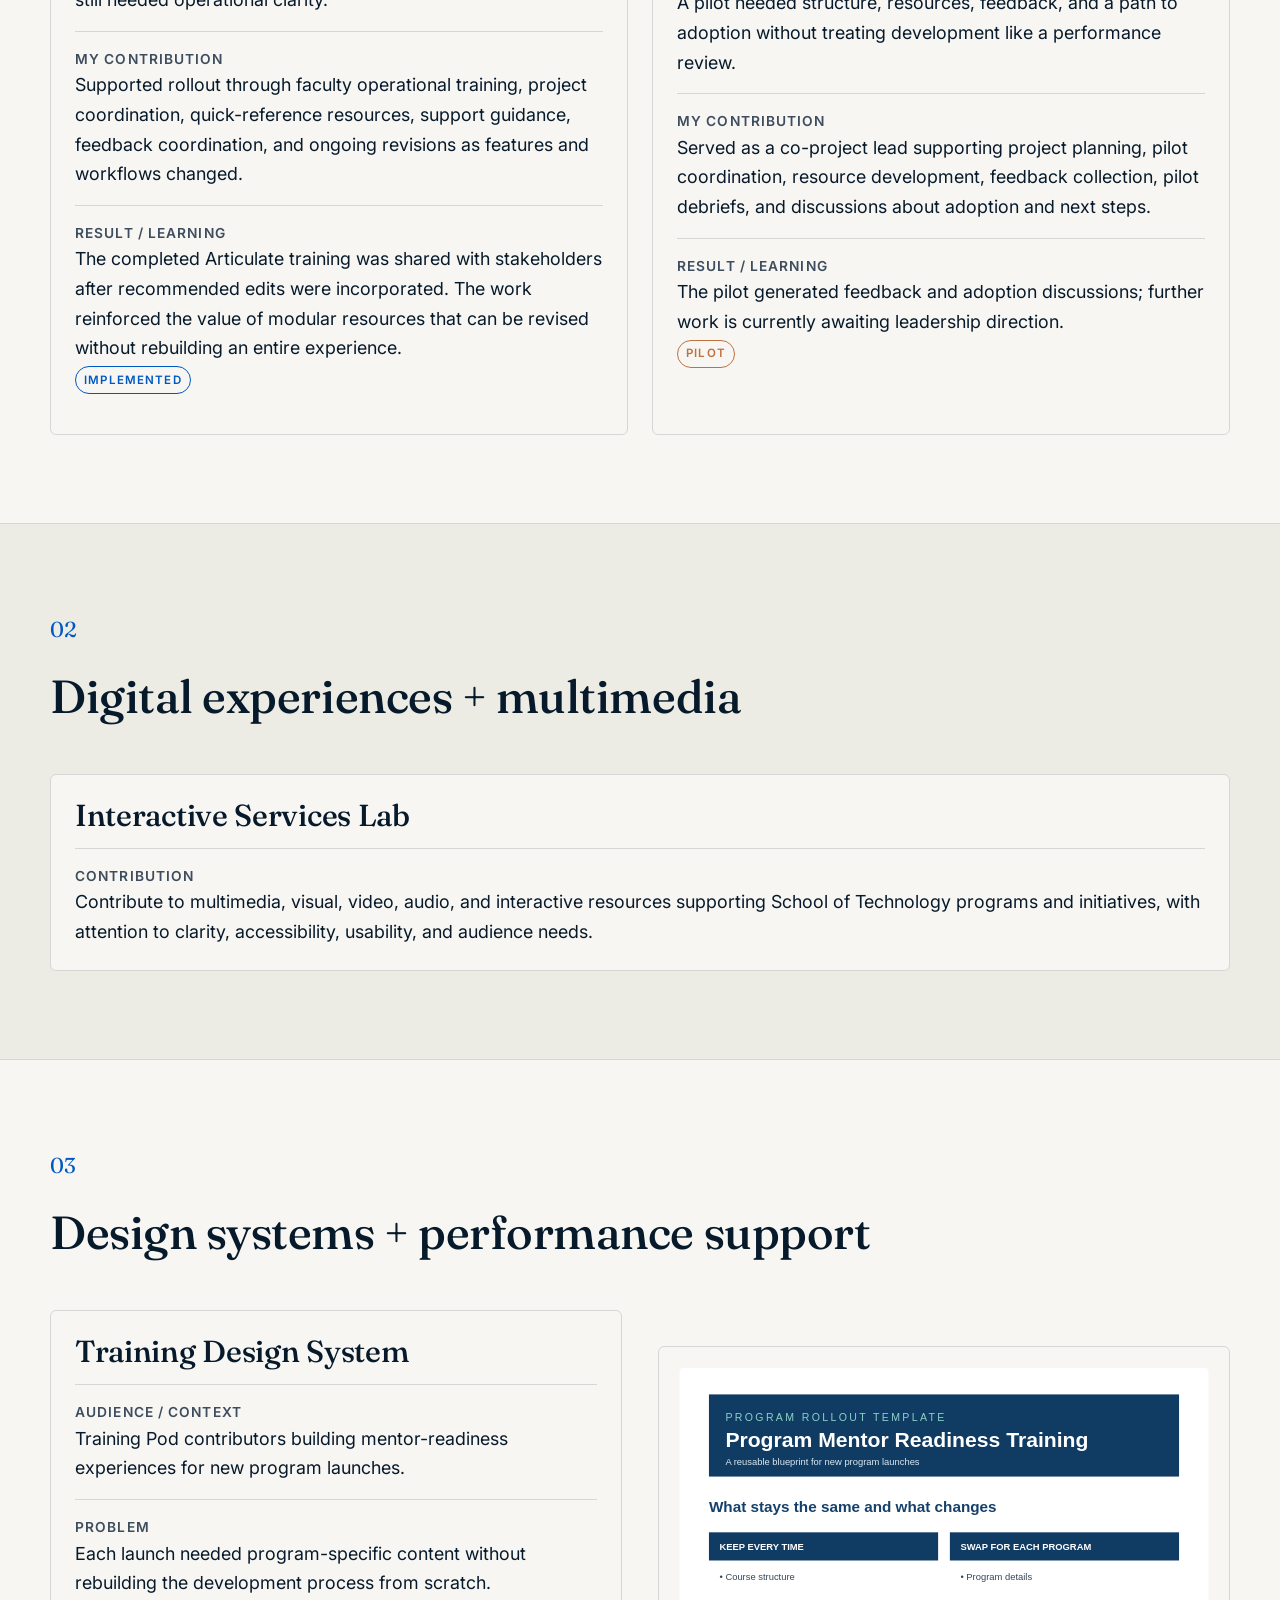
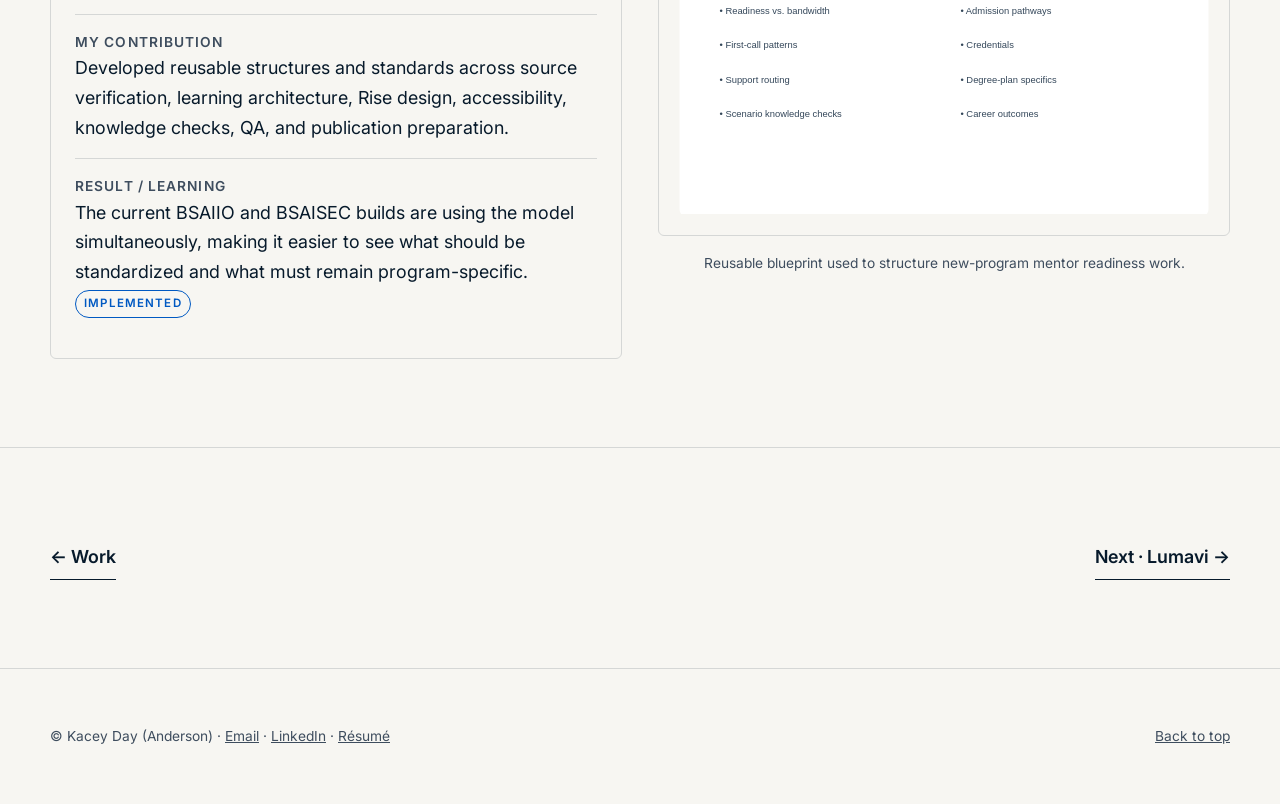
<file: work/selected-work.html>
<!doctype html><html lang="en"><head><meta charset="utf-8"><meta name="viewport" content="width=device-width, initial-scale=1"><title>Projects · Kacey Day (Anderson)</title><meta name="description" content="Additional program training, digital experience, adoption, and design-system work by Kacey Day (Anderson)."><link rel="preconnect" href="https://fonts.googleapis.com"><link rel="preconnect" href="https://fonts.gstatic.com" crossorigin><link href="https://fonts.googleapis.com/css2?family=Fraunces:ital,opsz,wght@0,9..144,400;0,9..144,500;1,9..144,400&family=Inter:wght@400;500;600&display=swap" rel="stylesheet"><link rel="stylesheet" href="../assets/styles.css"></head><body><a class="skip-link" href="#main">Skip to content</a><header class="site-header" id="top"><div class="wrap site-header__inner"><a class="brand" href="../index.html" aria-label="Kacey Day (Anderson), home">Kacey <span>Day</span> (Anderson)</a><nav class="nav" aria-label="Primary"><a href="../index.html">Home</a><a href="../work/index.html" aria-current="page">Work</a><a href="../approach.html">Approach</a><a href="../about.html">About</a><a href="../resume.html">Résumé</a></nav></div></header><main id="main"><section class="case-hero"><div class="wrap"><p class="eyebrow">Selected Work</p><h1>Projects</h1><p class="lede">Different problems. Different audiences. Same design mindset.</p></div></section>
<section class="case-section section--wash"><div class="wrap"><div class="case-section__head"><p class="case-section__num">Featured</p><h2>Program Readiness</h2></div><div class="case-grid case-grid--2"><div><p class="lede">Turning complex new-program information into repeatable faculty-readiness experiences, verified resources, and a stronger launch process.</p><div class="actions"><a class="btn" href="program-readiness.html">Explore Program Readiness case study</a></div></div><figure class="figure artifact-figure"><div class="figure__frame artifact-frame"><img class="artifact-shot" src="../assets/media/program-readiness-landing.svg" alt="Program Mentor Readiness training experience" loading="lazy"></div></figure></div></div></section>
<section class="case-section"><div class="wrap"><div class="case-section__head"><p class="case-section__num">01</p><h2>Training + change enablement</h2></div><div class="selected-grid"><article class="card"><h3>Learner 360 + New Student Portal</h3><dl class="role-facts"><div><dt>Audience / context</dt><dd>Faculty preparing for a changing learner and portal experience.</dd></div><div><dt>Problem</dt><dd>Platform features and workflows were evolving while faculty still needed operational clarity.</dd></div><div><dt>My contribution</dt><dd>Supported rollout through faculty operational training, project coordination, quick-reference resources, support guidance, feedback coordination, and ongoing revisions as features and workflows changed.</dd></div><div><dt>Result / learning</dt><dd>The completed Articulate training was shared with stakeholders after recommended edits were incorporated. The work reinforced the value of modular resources that can be revised without rebuilding an entire experience.</dd></div></dl><p><span class="status status--implemented">IMPLEMENTED</span></p></article><article class="card"><h3>Owlchemy Mentor Skillset Framework</h3><dl class="role-facts"><div><dt>Audience / context</dt><dd>Mentors developing and reflecting on core skills.</dd></div><div><dt>Problem</dt><dd>A pilot needed structure, resources, feedback, and a path to adoption without treating development like a performance review.</dd></div><div><dt>My contribution</dt><dd>Served as a co-project lead supporting project planning, pilot coordination, resource development, feedback collection, pilot debriefs, and discussions about adoption and next steps.</dd></div><div><dt>Result / learning</dt><dd>The pilot generated feedback and adoption discussions; further work is currently awaiting leadership direction.</dd></div></dl><p><span class="status status--pilot">PILOT</span></p></article></div></div></section>
<section class="case-section section--wash"><div class="wrap"><div class="case-section__head"><p class="case-section__num">02</p><h2>Digital experiences + multimedia</h2></div><article class="card"><h3>Interactive Services Lab</h3><dl class="role-facts"><div><dt>Contribution</dt><dd>Contribute to multimedia, visual, video, audio, and interactive resources supporting School of Technology programs and initiatives, with attention to clarity, accessibility, usability, and audience needs.</dd></div></dl></article></div></section>
<section class="case-section"><div class="wrap"><div class="case-section__head"><p class="case-section__num">03</p><h2>Design systems + performance support</h2></div><div class="case-grid case-grid--2"><article class="card"><h3>Training Design System</h3><dl class="role-facts"><div><dt>Audience / context</dt><dd>Training Pod contributors building mentor-readiness experiences for new program launches.</dd></div><div><dt>Problem</dt><dd>Each launch needed program-specific content without rebuilding the development process from scratch.</dd></div><div><dt>My contribution</dt><dd>Developed reusable structures and standards across source verification, learning architecture, Rise design, accessibility, knowledge checks, QA, and publication preparation.</dd></div><div><dt>Result / learning</dt><dd>The current BSAIIO and BSAISEC builds are using the model simultaneously, making it easier to see what should be standardized and what must remain program-specific.</dd></div></dl><p><span class="status status--implemented">IMPLEMENTED</span></p></article><div><figure class="figure artifact-figure"><div class="figure__frame artifact-frame"><img class="artifact-shot" src="../assets/media/program-readiness-template.svg" alt="Reusable Program Mentor Readiness Training template" loading="lazy"></div><figcaption>Reusable blueprint used to structure new-program mentor readiness work.</figcaption></figure></div></div></div></section>
<section class="case-section"><div class="wrap project-nav"><a class="text-link" href="index.html">← Work</a><a class="text-link" href="lumavi.html">Next · Lumavi →</a></div></section></main><footer class="site-footer"><div class="wrap site-footer__inner"><span>© Kacey Day (Anderson) · <a href="mailto:KaceyNAnderson@gmail.com">Email</a> · <a href="https://www.linkedin.com/in/kacey-anderson-2655b9b9/" target="_blank" rel="noopener">LinkedIn</a> · <a href="../resume.html">Résumé</a></span><a href="#top">Back to top</a></div></footer></body></html>
</file>
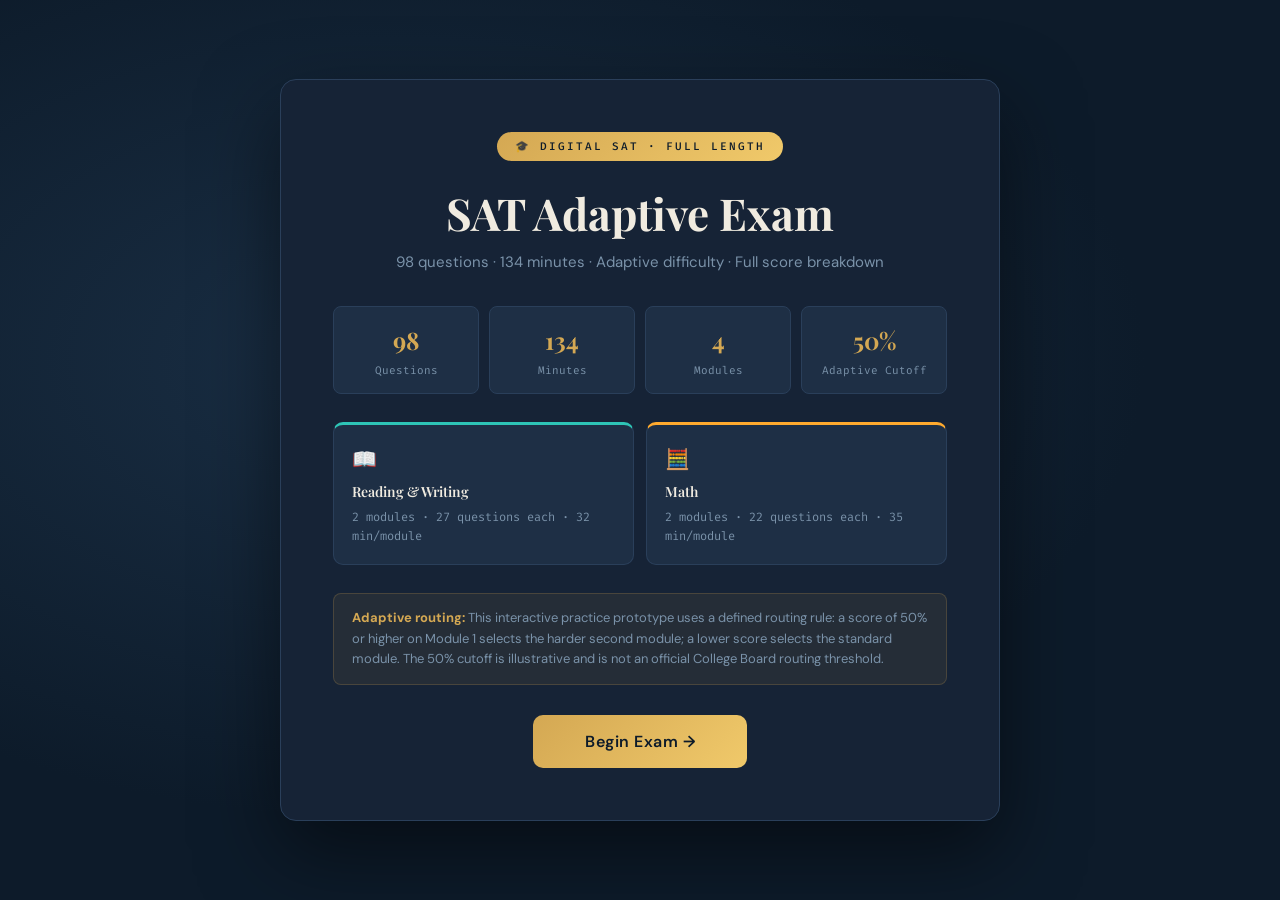
<file: assets/real/sat-adaptive-practice.html>
<!DOCTYPE html>
<html lang="en">
<head>
<meta charset="UTF-8">
<meta name="viewport" content="width=device-width, initial-scale=1.0">
<title>SAT Adaptive Practice Prototype · Kacey Day (Anderson)</title>
<link href="https://fonts.googleapis.com/css2?family=Playfair+Display:wght@400;600;700&family=IBM+Plex+Serif:ital,wght@0,400;0,500;1,400&family=Fira+Code:wght@400;500&family=DM+Sans:wght@300;400;500;600&display=swap" rel="stylesheet">
<style>
:root{--bg:#0d1b2a;--surface:#162336;--surface-2:#1e2f45;--border:#2a3f5a;--text:#f0ebe0;--muted:#7a92a9;--gold:#d4a853;--goldl:#f0c96a;--teal:#2ec4b6;--amber:#ffaa2e;--correct:#4caf82;--wrong:#e05263;--easy:#4caf82;--medium:#ffaa2e;--hard:#e05263;}
*{box-sizing:border-box;margin:0;padding:0;}
body{background:var(--bg);color:var(--text);font-family:'DM Sans',sans-serif;min-height:100vh;line-height:1.6;}
.screen{display:none;min-height:100vh;}
.screen.active{display:flex;flex-direction:column;}

/* INTRO */
#screen-intro{align-items:center;justify-content:center;background:radial-gradient(ellipse at 30% 40%,#1a2f45 0%,var(--bg) 60%);}
.intro-card{background:var(--surface);border:1px solid var(--border);border-radius:16px;padding:52px;max-width:720px;width:92%;text-align:center;box-shadow:0 32px 80px rgba(0,0,0,.5);}
.badge{display:inline-block;background:linear-gradient(135deg,var(--gold),var(--goldl));color:var(--bg);font-family:'Fira Code',monospace;font-size:11px;font-weight:500;letter-spacing:2px;text-transform:uppercase;padding:6px 18px;border-radius:20px;margin-bottom:26px;}
.ititle{font-family:'Playfair Display',serif;font-size:44px;font-weight:700;margin-bottom:10px;line-height:1.2;}
.isub{color:var(--muted);font-size:15px;margin-bottom:32px;}
.stat-row{display:grid;grid-template-columns:repeat(4,1fr);gap:10px;margin-bottom:28px;}
.sbox{background:var(--surface-2);border:1px solid var(--border);border-radius:8px;padding:14px 10px;text-align:center;}
.sbox .sv{font-family:'Playfair Display',serif;font-size:24px;color:var(--gold);font-weight:700;}
.sbox .sl{font-size:11px;color:var(--muted);font-family:'Fira Code',monospace;margin-top:2px;}
.mod-grid{display:grid;grid-template-columns:1fr 1fr;gap:12px;margin-bottom:28px;}
.mcard{background:var(--surface-2);border:1px solid var(--border);border-radius:10px;padding:18px;text-align:left;}
.mcard.rw{border-top:3px solid var(--teal);}
.mcard.math{border-top:3px solid var(--amber);}
.mcard .mn{font-family:'Playfair Display',serif;font-size:14px;font-weight:600;margin:6px 0 4px;}
.mcard .mi{font-size:12px;color:var(--muted);font-family:'Fira Code',monospace;}
.info{background:rgba(212,168,83,.08);border:1px solid rgba(212,168,83,.2);border-radius:8px;padding:14px 18px;font-size:13px;color:var(--muted);margin-bottom:30px;text-align:left;}
.info strong{color:var(--gold);}
.btn-go{background:linear-gradient(135deg,var(--gold),var(--goldl));color:var(--bg);border:none;border-radius:10px;padding:16px 52px;font-family:'DM Sans',sans-serif;font-size:16px;font-weight:600;cursor:pointer;transition:all .2s;letter-spacing:.5px;}
.btn-go:hover{transform:translateY(-2px);box-shadow:0 8px 24px rgba(212,168,83,.3);}

/* EXAM HEADER */
.ehdr{background:var(--surface);border-bottom:1px solid var(--border);padding:11px 26px;display:flex;align-items:center;justify-content:space-between;gap:18px;position:sticky;top:0;z-index:10;flex-shrink:0;}
.sec-lbl{font-family:'Fira Code',monospace;font-size:12px;letter-spacing:1px;color:var(--muted);white-space:nowrap;}
.prog-wrap{flex:1;max-width:340px;}
.prog-bg{background:var(--border);border-radius:4px;height:6px;overflow:hidden;}
.prog-fill{background:linear-gradient(90deg,var(--teal),var(--gold));height:100%;border-radius:4px;transition:width .4s;}
.prog-lbl{font-size:11px;color:var(--muted);font-family:'Fira Code',monospace;margin-top:4px;text-align:right;}
.timer-box{display:flex;align-items:center;gap:7px;background:var(--surface-2);border:1px solid var(--border);border-radius:8px;padding:7px 14px;white-space:nowrap;}
.tval{font-family:'Fira Code',monospace;font-size:18px;font-weight:500;transition:color .3s;}
.tval.warn{color:var(--medium);}
.tval.urgent{color:var(--wrong);animation:pulse 1s infinite;}
@keyframes pulse{0%,100%{opacity:1}50%{opacity:.6}}

/* EXAM BODY */
.ebody{flex:1;display:grid;grid-template-columns:1fr 256px;max-width:1160px;margin:0 auto;width:100%;padding:26px 18px;gap:0;}
.qpanel{padding-right:26px;}
.qnum{font-family:'Fira Code',monospace;font-size:12px;color:var(--muted);letter-spacing:1px;margin-bottom:5px;}
.dbadge{display:inline-block;font-family:'Fira Code',monospace;font-size:10px;font-weight:500;letter-spacing:1.5px;text-transform:uppercase;padding:3px 10px;border-radius:20px;margin-bottom:16px;}
.dbadge.easy{background:rgba(76,175,130,.15);color:var(--easy);border:1px solid rgba(76,175,130,.3);}
.dbadge.medium{background:rgba(255,170,46,.12);color:var(--medium);border:1px solid rgba(255,170,46,.3);}
.dbadge.hard{background:rgba(224,82,99,.12);color:var(--hard);border:1px solid rgba(224,82,99,.3);}
.passage{background:var(--surface);border:1px solid var(--border);border-left:3px solid var(--gold);border-radius:8px;padding:16px 20px;margin-bottom:20px;}
.plbl{font-family:'Fira Code',monospace;font-size:10px;letter-spacing:2px;color:var(--gold);text-transform:uppercase;margin-bottom:7px;}
.ptxt{font-family:'IBM Plex Serif',serif;font-size:15px;line-height:1.85;color:#d0c9be;}
.qtxt{font-family:'IBM Plex Serif',serif;font-size:17px;line-height:1.75;color:var(--text);margin-bottom:26px;white-space:pre-wrap;}
.opts{display:flex;flex-direction:column;gap:9px;}
.opt{display:flex;align-items:flex-start;gap:12px;background:var(--surface);border:1.5px solid var(--border);border-radius:10px;padding:13px 17px;cursor:pointer;transition:all .17s;text-align:left;width:100%;color:var(--text);}
.opt:hover:not(.dis){border-color:var(--gold);background:rgba(212,168,83,.06);transform:translateX(2px);}
.opt.sel{border-color:var(--gold);background:rgba(212,168,83,.1);}
.olbl{width:25px;height:25px;border-radius:50%;background:var(--surface-2);border:1.5px solid var(--border);display:flex;align-items:center;justify-content:center;font-family:'Fira Code',monospace;font-size:11px;font-weight:500;flex-shrink:0;margin-top:1px;transition:all .17s;}
.opt.sel .olbl{background:var(--gold);border-color:var(--gold);color:var(--bg);}
.otxt{font-family:'IBM Plex Serif',serif;font-size:14px;line-height:1.6;}

/* NAV PANEL */
.npanel{border-left:1px solid var(--border);padding-left:22px;}
.ntitle{font-family:'Fira Code',monospace;font-size:11px;letter-spacing:1.5px;text-transform:uppercase;color:var(--muted);margin-bottom:12px;}
.dots{display:flex;flex-wrap:wrap;gap:5px;margin-bottom:18px;}
.dot{width:26px;height:26px;border-radius:5px;border:1.5px solid var(--border);background:var(--surface-2);display:flex;align-items:center;justify-content:center;font-family:'Fira Code',monospace;font-size:10px;cursor:pointer;transition:all .14s;color:var(--muted);}
.dot:hover{border-color:var(--muted);}
.dot.ans{background:rgba(212,168,83,.15);border-color:var(--gold);color:var(--gold);}
.dot.cur{background:var(--gold);border-color:var(--gold);color:var(--bg);}
.dot.flag{border-color:var(--wrong);}
.legend{display:flex;flex-direction:column;gap:6px;margin-bottom:18px;}
.li{display:flex;align-items:center;gap:6px;font-size:11px;color:var(--muted);}
.ld{width:10px;height:10px;border-radius:3px;flex-shrink:0;}
.nacts{display:flex;flex-direction:column;gap:8px;}
.btn-flag{background:transparent;border:1.5px solid var(--border);border-radius:7px;padding:8px 13px;color:var(--muted);font-family:'DM Sans',sans-serif;font-size:13px;cursor:pointer;transition:all .17s;}
.btn-flag:hover{border-color:var(--wrong);color:var(--wrong);}
.btn-flag.on{border-color:var(--wrong);color:var(--wrong);background:rgba(224,82,99,.08);}
.btn-prev{background:transparent;border:1.5px solid var(--border);border-radius:7px;padding:8px 13px;color:var(--muted);font-family:'DM Sans',sans-serif;font-size:13px;cursor:pointer;transition:all .17s;display:none;}
.btn-prev:hover{border-color:var(--muted);color:var(--text);}
.btn-next{background:linear-gradient(135deg,var(--gold),var(--goldl));border:none;border-radius:7px;padding:10px 13px;color:var(--bg);font-family:'DM Sans',sans-serif;font-size:14px;font-weight:600;cursor:pointer;transition:all .2s;}
.btn-next:hover{transform:translateY(-1px);box-shadow:0 5px 14px rgba(212,168,83,.3);}
.btn-sub{background:linear-gradient(135deg,#4caf82,#3d9e72);border:none;border-radius:7px;padding:10px 13px;color:#fff;font-family:'DM Sans',sans-serif;font-size:14px;font-weight:600;cursor:pointer;transition:all .2s;display:none;}
.btn-sub:hover{transform:translateY(-1px);}

/* BREAK */
#screen-break{align-items:center;justify-content:center;background:radial-gradient(ellipse at 70% 30%,#1a2f45 0%,var(--bg) 60%);}
.bcard{background:var(--surface);border:1px solid var(--border);border-radius:16px;padding:48px;max-width:540px;width:92%;text-align:center;}
.bicon{font-size:46px;margin-bottom:13px;}
.btitle{font-family:'Playfair Display',serif;font-size:28px;font-weight:600;margin-bottom:6px;}
.bsub{color:var(--muted);font-size:15px;margin-bottom:26px;}
.bstats{display:grid;grid-template-columns:repeat(3,1fr);gap:11px;margin-bottom:22px;}
.bst{background:var(--surface-2);border:1px solid var(--border);border-radius:10px;padding:15px 10px;}
.bst .bv{font-family:'Playfair Display',serif;font-size:26px;font-weight:700;color:var(--gold);}
.bst .bl{font-size:11px;font-family:'Fira Code',monospace;color:var(--muted);margin-top:2px;}
.tbadge{display:inline-block;border-radius:8px;padding:8px 18px;font-size:13px;font-weight:500;margin-bottom:22px;}
.tbadge.hard{background:rgba(224,82,99,.12);color:var(--hard);border:1px solid rgba(224,82,99,.3);}
.tbadge.easy{background:rgba(76,175,130,.12);color:var(--easy);border:1px solid rgba(76,175,130,.3);}

/* RESULTS */
#screen-results{background:radial-gradient(ellipse at 50% 0%,#1a2f45 0%,var(--bg) 50%);padding:42px 18px;overflow-y:auto;}
.rinner{max-width:900px;margin:0 auto;}
.rhdr{text-align:center;margin-bottom:40px;}
.rtitle{font-family:'Playfair Display',serif;font-size:36px;font-weight:700;margin-bottom:6px;}
.rsub{color:var(--muted);font-size:16px;}
.shero{background:var(--surface);border:1px solid var(--border);border-radius:16px;padding:34px;text-align:center;margin-bottom:26px;position:relative;overflow:hidden;}
.shero::before{content:'';position:absolute;top:0;left:0;right:0;height:3px;background:linear-gradient(90deg,var(--teal),var(--gold),var(--amber));}
.sbig{font-family:'Playfair Display',serif;font-size:72px;font-weight:700;color:var(--gold);line-height:1;}
.sden{font-size:17px;color:var(--muted);margin-top:4px;margin-bottom:18px;}
.pbar-bg{background:var(--border);border-radius:6px;height:10px;max-width:400px;margin:0 auto 9px;overflow:hidden;}
.pbar-fill{height:100%;border-radius:6px;background:linear-gradient(90deg,var(--teal),var(--gold));transition:width 1s ease;}
.plbl{color:var(--muted);font-size:14px;}
.rgrid{display:grid;grid-template-columns:1fr 1fr;gap:16px;margin-bottom:26px;}
.rcard{background:var(--surface);border:1px solid var(--border);border-radius:12px;padding:24px;}
.rch{display:flex;align-items:center;gap:10px;margin-bottom:16px;}
.rind{width:4px;height:24px;border-radius:2px;flex-shrink:0;}
.rind.rw{background:var(--teal);}
.rind.math{background:var(--amber);}
.rname{font-family:'Playfair Display',serif;font-size:17px;font-weight:600;}
.rtrk{font-size:11px;font-family:'Fira Code',monospace;color:var(--muted);}
.rscr{margin-left:auto;font-family:'Fira Code',monospace;font-size:19px;color:var(--gold);}
.drows{display:flex;flex-direction:column;gap:8px;}
.drow{display:flex;align-items:center;gap:8px;}
.dlbl{font-size:12px;font-family:'Fira Code',monospace;width:56px;flex-shrink:0;}
.dlbl.easy{color:var(--easy);}
.dlbl.medium{color:var(--medium);}
.dlbl.hard{color:var(--hard);}
.dbg{flex:1;background:var(--border);border-radius:4px;height:7px;overflow:hidden;}
.dfill{height:100%;border-radius:4px;transition:width .8s ease;}
.dfill.easy{background:var(--easy);}
.dfill.medium{background:var(--medium);}
.dfill.hard{background:var(--hard);}
.dcnt{font-size:12px;font-family:'Fira Code',monospace;color:var(--muted);width:36px;text-align:right;}
.revsec{margin-bottom:26px;}
.revtitle{font-family:'Playfair Display',serif;font-size:22px;font-weight:600;margin-bottom:14px;}
.filts{display:flex;gap:7px;margin-bottom:13px;flex-wrap:wrap;}
.fb{background:var(--surface-2);border:1.5px solid var(--border);border-radius:6px;padding:5px 12px;font-size:12px;font-family:'Fira Code',monospace;color:var(--muted);cursor:pointer;transition:all .14s;}
.fb.on{border-color:var(--gold);color:var(--gold);background:rgba(212,168,83,.08);}
.revlist{display:flex;flex-direction:column;gap:9px;}
.ritem{background:var(--surface);border:1px solid var(--border);border-radius:10px;padding:16px;}
.ritem.ok{border-left:3px solid var(--correct);}
.ritem.no{border-left:3px solid var(--wrong);}
.rih{display:flex;align-items:center;gap:8px;margin-bottom:9px;flex-wrap:wrap;}
.rqt{font-family:'IBM Plex Serif',serif;font-size:14px;line-height:1.6;color:#d0c9be;margin-bottom:7px;white-space:pre-wrap;}
.rans{display:flex;gap:13px;font-size:12px;font-family:'Fira Code',monospace;flex-wrap:wrap;}
.ya{color:var(--wrong);}
.ya.ok{color:var(--correct);}
.ca{color:var(--correct);}
.rfooter{text-align:center;padding-top:10px;}
.btn-re{background:transparent;border:1.5px solid var(--gold);border-radius:10px;padding:12px 32px;color:var(--gold);font-family:'DM Sans',sans-serif;font-size:15px;font-weight:500;cursor:pointer;transition:all .2s;}
.btn-re:hover{background:rgba(212,168,83,.08);transform:translateY(-1px);}
@media(max-width:768px){
  .ebody{grid-template-columns:1fr;}
  .npanel{border-left:none;border-top:1px solid var(--border);padding-left:0;padding-top:18px;margin-top:18px;}
  .qpanel{padding-right:0;}
  .rgrid,.mod-grid,.stat-row{grid-template-columns:1fr 1fr;}
  .ititle{font-size:30px;}
  .intro-card{padding:30px 20px;}
}
</style>
</head>
<body>

<!-- ══════ INTRO ══════ -->
<div id="screen-intro" class="screen active">
  <div class="intro-card">
    <div class="badge">🎓 Digital SAT · Full Length</div>
    <h1 class="ititle">SAT Adaptive Exam</h1>
    <p class="isub">98 questions · 134 minutes · Adaptive difficulty · Full score breakdown</p>
    <div class="stat-row">
      <div class="sbox"><div class="sv">98</div><div class="sl">Questions</div></div>
      <div class="sbox"><div class="sv">134</div><div class="sl">Minutes</div></div>
      <div class="sbox"><div class="sv">4</div><div class="sl">Modules</div></div>
      <div class="sbox"><div class="sv">50%</div><div class="sl">Adaptive Cutoff</div></div>
    </div>
    <div class="mod-grid">
      <div class="mcard rw"><div style="font-size:20px">📖</div><div class="mn">Reading &amp; Writing</div><div class="mi">2 modules · 27 questions each · 32 min/module</div></div>
      <div class="mcard math"><div style="font-size:20px">🧮</div><div class="mn">Math</div><div class="mi">2 modules · 22 questions each · 35 min/module</div></div>
    </div>
    <div class="info"><strong>Adaptive routing:</strong> This interactive practice prototype uses a defined routing rule: a score of 50% or higher on Module 1 selects the harder second module; a lower score selects the standard module. The 50% cutoff is illustrative and is not an official College Board routing threshold.</div>
    <button class="btn-go" onclick="startExam()">Begin Exam →</button>
  </div>
</div>

<!-- ══════ MODULE ══════ -->
<div id="screen-module" class="screen">
  <div class="ehdr">
    <div class="sec-lbl" id="hdr-sec">Section</div>
    <div class="prog-wrap">
      <div class="prog-bg"><div class="prog-fill" id="prog" style="width:0%"></div></div>
      <div class="prog-lbl" id="prog-lbl">0 of 0</div>
    </div>
    <div class="timer-box"><span>⏱</span><span class="tval" id="timer">32:00</span></div>
  </div>
  <div class="ebody">
    <div class="qpanel">
      <div class="qnum" id="qnum">Question 1</div>
      <div id="qdiff"></div>
      <div id="qpassage"></div>
      <div class="qtxt" id="qtxt"></div>
      <div class="opts" id="qopts"></div>
    </div>
    <div class="npanel">
      <div class="ntitle">Navigator</div>
      <div class="dots" id="dots"></div>
      <div class="legend">
        <div class="li"><div class="ld" style="background:var(--gold)"></div>Current</div>
        <div class="li"><div class="ld" style="background:rgba(212,168,83,.3);border:1px solid var(--gold)"></div>Answered</div>
        <div class="li"><div class="ld" style="background:var(--surface-2);border:1px solid var(--wrong)"></div>Flagged</div>
      </div>
      <div class="nacts">
        <button class="btn-flag" id="btnflag" onclick="toggleFlag()">🚩 Flag for Review</button>
        <button class="btn-prev" id="btnprev" onclick="prevQ()">← Previous</button>
        <button class="btn-next" id="btnnext" onclick="nextQ()">Next →</button>
        <button class="btn-sub" id="btnsub" onclick="submitModule()">Submit Module ✓</button>
      </div>
    </div>
  </div>
</div>

<!-- ══════ BREAK ══════ -->
<div id="screen-break" class="screen">
  <div class="bcard">
    <div class="bicon" id="bicon">☕</div>
    <h2 class="btitle" id="btitle">Module Complete</h2>
    <p class="bsub" id="bsub">Take a breath before continuing.</p>
    <div class="bstats">
      <div class="bst"><div class="bv" id="bcor">—</div><div class="bl">Correct</div></div>
      <div class="bst"><div class="bv" id="bpct">—</div><div class="bl">Score %</div></div>
      <div class="bst"><div class="bv" id="btrk">—</div><div class="bl">Next Track</div></div>
    </div>
    <div id="bbadge"></div>
    <button class="btn-go" id="bbtn" onclick="continueExam()">Continue →</button>
  </div>
</div>

<!-- ══════ RESULTS ══════ -->
<div id="screen-results" class="screen">
  <div class="rinner">
    <div class="rhdr">
      <div class="badge">📊 Exam Complete</div>
      <h1 class="rtitle">Your Results</h1>
      <p class="rsub">Full breakdown by section, module, and difficulty</p>
    </div>
    <div class="shero">
      <div class="sbig" id="fscore">0</div>
      <div class="sden" id="fdenom">out of 98 questions</div>
      <div class="pbar-bg"><div class="pbar-fill" id="pbar" style="width:0%"></div></div>
      <div class="plbl" id="plbl">0%</div>
    </div>
    <div class="rgrid">
      <div class="rcard" id="rw-card"></div>
      <div class="rcard" id="math-card"></div>
    </div>
    <div class="revsec">
      <h2 class="revtitle">Question Review</h2>
      <div class="filts">
        <button class="fb on" onclick="setF('all',this)">All</button>
        <button class="fb" onclick="setF('wrong',this)">Incorrect</button>
        <button class="fb" onclick="setF('right',this)">Correct</button>
        <button class="fb" onclick="setF('rw',this)">Reading &amp; Writing</button>
        <button class="fb" onclick="setF('math',this)">Math</button>
        <button class="fb" onclick="setF('hard',this)">Hard Questions</button>
      </div>
      <div class="revlist" id="revlist"></div>
    </div>
    <div class="rfooter"><button class="btn-re" onclick="restart()">↺ Restart Exam</button></div>
  </div>
</div>

<script>
// ══════════════════════════════════════════════════
//  QUESTION BANK  —  147 questions
//  rw_easy[25]  rw_medium[30]  rw_hard[26]
//  math_easy[21]  math_medium[26]  math_hard[19]
// ══════════════════════════════════════════════════
const rw_easy=[
{id:'rwe0',d:'easy',s:'rw',p:'The committee, along with several independent consultants, _____ meeting every Tuesday to review the quarterly data.',q:'Which choice completes the text so it conforms to standard English conventions?',o:['are','is','were','have been'],c:1},
{id:'rwe1',d:'easy',s:'rw',p:'After the department manager reviewed the proposal with the intern, she decided to present it to the board.',q:'What does the pronoun "she" most likely refer to?',o:['the intern','the board','the manager','the proposal'],c:2},
{id:'rwe2',d:'easy',s:'rw',p:null,q:'Which choice correctly combines the two sentences?\n"The experiment failed on the first attempt. The team immediately revised their approach."',o:['The experiment failed on the first attempt, the team immediately revised their approach.','The experiment failed on the first attempt; the team immediately revised their approach.','The experiment failed on the first attempt, revising their approach immediately.','The experiment failing on the first attempt, the team revised their approach.'],c:1},
{id:'rwe3',d:'easy',s:'rw',p:"The architect's design was _____ in its approach, combining materials and techniques from five different centuries into one coherent structure.",q:'Which choice most logically completes the text?',o:['conventional','eclectic','monotonous','austere'],c:1},
{id:'rwe4',d:'easy',s:'rw',p:'Researchers initially believed the ancient settlement was abandoned due to drought. _____, recent excavations have revealed evidence of a sudden volcanic event.',q:'Which choice most logically completes the text?',o:['Therefore','Similarly','In addition','However'],c:3},
{id:'rwe5',d:'easy',s:'rw',p:null,q:'Which sentence demonstrates correct parallel structure?',o:['The director wants to hire more staff, expanding the budget, and renovating the office.','The director wants to hire more staff, expand the budget, and renovate the office.','The director wants hiring more staff, to expand the budget, and renovation of the office.','The director wants to hire more staff, expanded the budget, and to renovate the office.'],c:1},
{id:'rwe6',d:'easy',s:'rw',p:'Neither the chief executive nor the board members _____ been informed of the proposed merger before the announcement.',q:'Which choice completes the text so it conforms to standard English conventions?',o:['has','have','was','were'],c:1},
{id:'rwe7',d:'easy',s:'rw',p:'By the time the rescue team arrived at the site, the trapped miners _____ underground for more than sixty hours.',q:'Which choice completes the text so it conforms to standard English conventions?',o:['have been','are','had been','were'],c:2},
{id:'rwe8',d:'easy',s:'rw',p:null,q:'Which choice correctly uses punctuation to separate two independent clauses?',o:['The results were promising, further testing is still required.','The results were promising; further testing is still required.','The results were promising: further testing is still required.','The results were promising although further testing is still required.'],c:1},
{id:'rwe9',d:'easy',s:'rw',p:"The journalist's account was highly _____, sticking closely to documented facts and avoiding speculation about motive.",q:'Which word most logically completes the text?',o:['biased','factual','speculative','embellished'],c:1},
{id:'rwe10',d:'easy',s:'rw',p:"The city's recycling program has diverted thousands of tons of waste from landfills. _____, participation rates among residents have increased by forty percent.",q:'Which choice most logically completes the text?',o:['Nevertheless','By contrast','Furthermore','Regardless'],c:2},
{id:'rwe11',d:'easy',s:'rw',p:null,q:'Which sentence uses apostrophes correctly?',o:["The company changed it's policy after receiving employees' complaints.","The company changed its' policy after receiving employee's complaints.","The company changed its policy after receiving employees' complaints.","The company changed its policy after receiving employees complaints'."],c:2},
{id:'rwe12',d:'easy',s:'rw',p:'Honeybees communicate the location of food sources through a behavior called the "waggle dance." By moving in a figure-eight pattern and waggling their abdomens, bees convey both the direction and distance of the food relative to the sun.',q:'What is the main idea of the passage?',o:['Honeybees are the most socially complex insects on Earth.','The waggle dance is how honeybees communicate information about food sources.','Honeybees use the sun to navigate when flying long distances.','Scientists have recently decoded the meaning of the waggle dance.'],c:1},
{id:'rwe13',d:'easy',s:'rw',p:null,q:'Which choice correctly punctuates the following sentence?\n"The lake froze overnight _____ the ice was thick enough to skate on by morning."',o:['overnight, the ice','overnight the ice','overnight; the ice','overnight. The ice'],c:3},
{id:'rwe14',d:'easy',s:'rw',p:"The board voted to _____ the regulation, removing it from the company's official policy handbook.",q:'Which word most logically completes the text?',o:['implement','enforce','retain','rescind'],c:3},
{id:'rwe15',d:'easy',s:'rw',p:null,q:'Which sentence places the modifier correctly?',o:['Running down the hall, the trophy fell off the shelf.','The trophy fell off the shelf, running down the hall.','Running down the hall, the student knocked the trophy off the shelf.','The student knocked, running down the hall, the trophy off the shelf.'],c:2},
{id:'rwe16',d:'easy',s:'rw',p:"A wide variety of plant and animal species _____ found in the wetlands along the river's eastern bank.",q:'Which choice completes the text so it conforms to standard English conventions?',o:['are','is','were','have'],c:0},
{id:'rwe17',d:'easy',s:'rw',p:'Regular aerobic exercise has been linked to improved cardiovascular health and reduced stress. _____, studies suggest it may also enhance cognitive function and memory.',q:'Which choice most logically completes the text?',o:['However','In contrast','Moreover','Despite this'],c:2},
{id:'rwe18',d:'easy',s:'rw',p:"The diplomat's remarks were carefully _____, choosing words that acknowledged both sides without openly favoring either.",q:'Which word most logically completes the text?',o:['provocative','measured','reckless','vague'],c:1},
{id:'rwe19',d:'easy',s:'rw',p:null,q:'Which choice most effectively combines the two sentences?\n"The novel won three international awards. It was translated into twenty languages."',o:['The novel won three international awards, and it was translated into twenty languages.','The novel won three international awards; having been translated into twenty languages.','Translated into twenty languages, three awards were won by the novel.','The novel won three international awards, translating into twenty languages.'],c:0},
{id:'rwe20',d:'easy',s:'rw',p:null,q:'Which sentence correctly uses commas with a nonrestrictive clause?',o:['The doctor who specializes in cardiology will see you next.','Dr. Patel, who specializes in cardiology, will see you next.','The doctor, who specializes in cardiology will see you next.','Dr. Patel who specializes in cardiology, will see you next.'],c:1},
{id:'rwe21',d:'easy',s:'rw',p:'Researchers at a coastal university studied the feeding habits of bottlenose dolphins over twelve years. They found that dolphins consistently returned to the same hunting grounds each season, suggesting cultural knowledge passed from older dolphins to younger ones.',q:'Which finding supports the claim about cultural knowledge?',o:['The dolphins were studied for twelve consecutive years.','Researchers worked at a coastal university.','Dolphins consistently returned to the same hunting grounds each season.','Bottlenose dolphins are among the most studied marine mammals.'],c:2},
{id:'rwe22',d:'easy',s:'rw',p:null,q:'Which version of the sentence is most clear and concise?',o:['The report was written by the intern and submitted by her to the manager.','The intern wrote the report and submitted it to the manager.','The report was written and submitted to the manager by the intern doing so.','Written by the intern, the manager received the submitted report.'],c:1},
{id:'rwe23',d:'easy',s:'rw',p:'Although the painting had been attributed to a Renaissance master for centuries, a team of art historians recently _____ that attribution, presenting chemical evidence showing the paint was manufactured two hundred years later.',q:'Which word most logically completes the text?',o:['confirmed','celebrated','challenged','preserved'],c:2},
{id:'rwe24',d:'easy',s:'rw',p:'The first clinical trial of the new drug showed impressive results. _____, the trial involved only fifty participants, raising questions about whether the findings would hold at a larger scale.',q:'Which choice most logically completes the text?',o:['As a result','Furthermore','However','Therefore'],c:2}
];

const rw_medium=[
{id:'rwm0',d:'medium',s:'rw',p:'Early in his career, painter Winslow Homer worked as a magazine illustrator, creating detailed images of Civil War scenes. Only after he retreated to the coast of Maine did he develop the bold watercolor technique for which he is celebrated today.',q:'What function does the first sentence serve in relation to the second?',o:['It introduces a misconception that the second sentence corrects.','It provides background context that helps explain the development described in the second sentence.','It presents evidence that directly contradicts the claim in the second sentence.','It summarizes Homer\'s entire artistic career.'],c:1},
{id:'rwm1',d:'medium',s:'rw',p:"Critics of the city's zoning policy argue that the boundaries between commercial and residential zones were drawn in an arbitrary manner, reflecting the preferences of influential landowners rather than any coherent planning principle.",q:'As used in the passage, "arbitrary" most nearly means:',o:['strict and inflexible','random and without principled basis','outdated and needing revision','widely accepted among planners'],c:1},
{id:'rwm2',d:'medium',s:'rw',p:'Coral reefs occupy less than one percent of the ocean floor, yet they are home to roughly twenty-five percent of all marine species. Scientists describe them as the "rainforests of the sea." However, rising ocean temperatures have triggered mass bleaching events that threaten these ecosystems.',q:'What is the central idea of the passage?',o:['Coral reefs are the most studied marine ecosystem.','Climate change is the primary cause of reduced ocean biodiversity.','Despite covering a small area, coral reefs support extraordinary biodiversity but face serious climate threats.','Scientists have recently begun comparing marine and terrestrial ecosystems.'],c:2},
{id:'rwm3',d:'medium',s:'rw',p:'When Louis Daguerre unveiled his photographic invention in 1839, portrait painters across Europe were alarmed. One painter declared the new process a "threat to the very soul of art." Within twenty years, however, many painters came to regard photography as a liberating force that freed them from merely documenting reality.',q:'The passage most strongly implies that before photography, painters:',o:['enjoyed a monopoly on visual storytelling','felt primarily responsible for accurately recording the appearance of their subjects','relied heavily on mechanical aids to achieve realistic representations','had little interest in the philosophical dimensions of their craft'],c:1},
{id:'rwm4',d:'medium',s:'rw',p:'Researchers studying urban heat islands found that neighborhoods with dense tree canopies are consistently cooler in summer than surrounding areas with little vegetation. One study measured temperature differences of up to 10°F between heavily wooded and sparsely vegetated urban zones.',q:'Which finding most directly supports the claim that trees affect urban temperatures?',o:['Researchers focused their study on neighborhoods with tree canopies.','Urban heat islands have been studied for decades.','Temperature differences of up to 10°F were recorded between wooded and sparsely vegetated areas.','Summer temperatures in cities are generally higher than in rural areas.'],c:2},
{id:'rwm5',d:'medium',s:'rw',p:"Proponents of a higher minimum wage argue it would reduce income inequality and boost consumer spending. _____, critics contend that businesses facing higher labor costs may reduce staff or raise prices, potentially undermining the very workers the policy aims to help.",q:'Which choice most logically completes the text?',o:['Furthermore','Similarly','As a result','On the other hand'],c:3},
{id:'rwm6',d:'medium',s:'rw',p:"In 1854, physician John Snow mapped cholera cases in London, plotting each death on a street map and identifying a contaminated water pump as the source. Snow's documentation convinced local authorities to disable the pump, ending the outbreak. His work is now considered a founding moment of modern epidemiology.",q:'What is the primary purpose of the passage?',o:["To argue that modern epidemiology has advanced beyond Snow's methods","To illustrate how careful data collection can lead to public health breakthroughs","To explain the scientific mechanism by which cholera spreads","To compare nineteenth-century and contemporary approaches to disease control"],c:1},
{id:'rwm7',d:'medium',s:'rw',p:null,q:'Text 1: "Some economists argue that rent control reduces housing affordability in the long run by discouraging new construction and causing landlords to reduce maintenance."\n\nText 2: "A 2019 study of San Francisco found that while rent control reduced displacement for existing tenants, the overall supply of rental housing in controlled areas declined by fifteen percent over the following decade."\n\nHow does Text 2 relate to Text 1?',o:['It directly contradicts Text 1.','It provides empirical evidence partially supporting the concerns in Text 1.','It argues Text 1 overstates the negative effects.','It shifts focus from economics to tenant rights.'],c:1},
{id:'rwm8',d:'medium',s:'rw',p:'During the Medieval period, European monks were among the few who could read and write, and they spent their lives copying manuscripts by hand. Many monasteries accumulated large libraries that preserved ancient Greek and Roman texts that might otherwise have been lost.',q:'The passage most strongly implies that without monastic copyists, many ancient texts would have:',o:['been preserved by secular scholars','been lost entirely','survived only in fragments','been preserved in Byzantine libraries'],c:1},
{id:'rwm9',d:'medium',s:'rw',p:'The critic described the performance as "luminous," noting that the lead actor brought an almost otherworldly radiance to a role that lesser performers had found opaque and difficult to convey.',q:'As used in the passage, "luminous" most nearly means:',o:['brilliantly expressive and radiantly vivid','technically precise and disciplined','emotionally subdued yet effective','visually striking in costume and staging'],c:0},
{id:'rwm10',d:'medium',s:'rw',p:'Languages are not static codes but living systems that evolve continuously in response to social, technological, and cultural pressures. The word "internet" did not exist in any dictionary before 1995, and "selfie" was named word of the year by Oxford Dictionaries in 2013. Linguists now use digital corpora containing billions of words to track how language changes in near-real time.',q:'What is the central idea of the passage?',o:['Oxford Dictionaries tracks language changes more effectively than other institutions.','The internet has been the primary driver of modern language change.','Languages continuously evolve in response to social forces, and technology enables real-time study of this process.','Linguists recently discovered that languages change more rapidly than previously believed.'],c:2},
{id:'rwm11',d:'medium',s:'rw',p:'Scholars have debated whether the Great Pyramid was built using slave labor. Recent archaeological evidence points to a workforce of paid craftsmen. Records discovered at the site indicate that workers received rations of bread, beer, and cattle, suggesting they were compensated for their labor.',q:'Which detail provides the strongest support for the claim that pyramid workers may not have been enslaved?',o:['Scholars have long debated the conditions of pyramid construction.','Recent discoveries have reopened the question.','Workers received rations of bread, beer, and cattle, suggesting compensation.','Records documenting the workforce were discovered at the site.'],c:2},
{id:'rwm12',d:'medium',s:'rw',p:'After World War II, many economists predicted the United States would fall back into recession. Instead, the economy expanded dramatically as returning soldiers entered the workforce, pent-up consumer demand was released, and the GI Bill made homeownership and college accessible to millions.',q:"The passage most strongly implies that economists' postwar predictions were:",o:['accurate but based on an incomplete understanding of government spending','incorrect because they failed to anticipate the effects of postwar social policies','deliberately pessimistic to justify stimulus programs','shared by the general public who feared a return to Depression conditions'],c:1},
{id:'rwm13',d:'medium',s:'rw',p:"A student wants to write a report on plastic pollution. The student has already written: \"Plastic packaging has become a ubiquitous feature of modern consumer culture.\"\n\nWhich sentence most logically follows?",q:'Which choice most effectively continues the introduction?',o:['There are many different types of plastic, each with distinct properties.','Each year, approximately 300 million tons of plastic are produced globally, and nearly half ends up in landfills or oceans.','The first synthetic plastic, Bakelite, was invented in 1907.','Some municipalities have begun banning single-use plastic bags.'],c:1},
{id:'rwm14',d:'medium',s:'rw',p:"The researchers began by challenging a long-standing assumption: that birds navigate primarily using the stars. They presented evidence that several species detect Earth's magnetic field through iron-rich cells in their beaks. Finally, they proposed a model in which magnetic sensing serves as a primary navigational tool.",q:'Which best describes the overall structure of the passage?',o:['A problem is presented, a cause identified, and a solution proposed.','An assumption is questioned, evidence is presented, and a new model is proposed.','A discovery is announced, its history traced, and implications debated.','A claim is made, disputed, and a compromise reached.'],c:1},
{id:'rwm15',d:'medium',s:'rw',p:'For centuries, historians characterized the Middle Ages as a period of intellectual stagnation between the brilliance of classical antiquity and the Renaissance. _____, more recent scholarship has revealed a period of remarkable innovation in agriculture, architecture, and legal theory.',q:'Which choice most logically completes the text?',o:['Similarly','As a result','In contrast','Moreover'],c:2},
{id:'rwm16',d:'medium',s:'rw',p:'In her memoirs, the novelist describes her early years as "fallow," a period during which she produced almost nothing but absorbed vast quantities of reading that would later nourish her fiction.',q:'As used in the passage, "fallow" most nearly means:',o:['difficult and marked by personal hardship','unproductive in output but potentially fertile for future work','creatively fulfilling despite low public visibility','deliberately chosen as a period of artistic rest'],c:1},
{id:'rwm17',d:'medium',s:'rw',p:'Art historians have argued that Impressionism represented a radical break with academic painting. Claude Monet painted outdoors in natural light, capturing fleeting atmospheric effects. Pierre-Auguste Renoir similarly prioritized everyday social life over the mythological subjects favored by the Academy.',q:'The examples of Monet and Renoir are used to:',o:['compare the individual styles of two prominent Impressionists','demonstrate how specific Impressionist practices departed from academic conventions','argue that outdoor painting was the defining feature of Impressionism','show that Impressionism was primarily a response to Renoir\'s earlier academic work'],c:1},
{id:'rwm18',d:'medium',s:'rw',p:'In the nineteenth century, medical wisdom held that illness was caused by "miasmas," or foul-smelling air from rotting matter. Hospitals built on this theory were placed to minimize bad smells, but proximity to actual sources of infection — such as open sewage — was not considered a concern.',q:'Which inference is most strongly supported by the passage?',o:['Miasma theory accurately identified the relationship between sanitation and disease.','Nineteenth-century hospital placement decisions may have inadvertently increased exposure to infection.','Physicians in the nineteenth century were uninterested in the causes of infectious disease.','The miasma theory was developed in response to industrial-city sanitary conditions.'],c:1},
{id:'rwm19',d:'medium',s:'rw',p:'The Silk Road was not a single road but an interconnected network of overland and maritime trade routes stretching from China to the Mediterranean. Beyond transporting goods like silk, spices, and glassware, it served as a conduit for the spread of religions, diseases, technologies, and ideas across Eurasia for more than a millennium.',q:'What is the central idea of the passage?',o:['The Silk Road was responsible for the spread of major world religions.','The Silk Road consisted of a more complex network than its name suggests.','The Silk Road functioned not only as a trade network but also as a channel for broad cultural exchange.','China\'s position at the eastern end of the Silk Road made it the center of global commerce.'],c:2},
{id:'rwm20',d:'medium',s:'rw',p:'In 1944, delegates from forty-four nations gathered at Bretton Woods, New Hampshire, to design a new international monetary system. Their goal was to prevent the competitive currency devaluations that had deepened the Great Depression. The agreement established the U.S. dollar as the primary reserve currency and created the IMF and the World Bank.',q:'The primary purpose of the passage is to:',o:['argue that the Bretton Woods agreement ultimately failed','describe the origins and outcomes of a landmark international economic summit','compare economic philosophy of the 1930s with the postwar era','explain the technical role of the U.S. dollar in currency markets'],c:1},
{id:'rwm21',d:'medium',s:'rw',p:"The study's authors noted that the positive correlation between screen time and attention difficulties was robust across all demographic subgroups, making it difficult to attribute the finding to any single confounding variable.",q:'As used in the passage, "robust" most nearly means:',o:['statistically complex and requiring advanced analysis','consistent and resistant to alternative explanations','surprising given the diversity of the sample','limited in scope to one particular age group'],c:1},
{id:'rwm22',d:'medium',s:'rw',p:'Anthropologists studying gift economies — societies organized around gift exchange rather than market transactions — have found that such systems create dense webs of social obligation. Receiving a gift typically requires giving one in return, often of comparable or greater value, reinforcing bonds between community members.',q:'Based on the passage, which conclusion about gift economies is most strongly supported?',o:['Gift economies are more economically efficient than market-based economies.','Gift exchange in such societies serves primarily a social rather than a purely economic function.','Anthropologists have concluded that gift economies are unsustainable long-term.','Gifts must always be of greater value than those originally received.'],c:1},
{id:'rwm23',d:'medium',s:'rw',p:"A student is writing a paper arguing that public investment in the arts contributes to urban economic growth.\n\nWhich of the following would most strengthen this argument?",q:'Which choice best supports the argument?',o:['A survey showing that most residents believe the arts are an important part of cultural identity.','A case study documenting how a new performing arts center attracted restaurants, hotels, and retail development to the surrounding neighborhood.','A history of public arts funding in the United States from the New Deal to the present.','A quotation from a novelist praising the importance of arts education in schools.'],c:1},
{id:'rwm24',d:'medium',s:'rw',p:"The historian argues that the success of the American Revolution was by no means inevitable. Colonial forces were consistently outnumbered and outgunned. The Continental Army suffered chronic shortages of food, ammunition, and clothing. Washington reportedly wrote that the army was 'constantly on the verge of dissolution' at Valley Forge.",q:"Which detail most directly supports the claim that the Revolution's success was uncertain?",o:['The historian questions a widely held assumption about the Revolution.','Washington wrote personally about the army\'s struggles during the war.','The Continental Army endured persistent shortages of essential supplies.','British forces were professionally trained regular soldiers.'],c:2},
{id:'rwm25',d:'medium',s:'rw',p:'Scientists have long believed the deep ocean floor is largely barren due to the absence of sunlight and extreme cold. _____, the discovery of hydrothermal vents in 1977 revealed thriving ecosystems sustained entirely by chemosynthesis rather than photosynthesis.',q:'Which choice most logically completes the text?',o:['Consequently','In addition','Similarly','However'],c:3},
{id:'rwm26',d:'medium',s:'rw',p:'The article opens with statistics documenting rapid insect population decline over three decades. It then presents testimony from agricultural scientists warning of cascading effects on food systems. The piece concludes by examining proposed policy interventions and assessing evidence for their effectiveness.',q:'The structure of the article moves from:',o:['a hypothesis to experimental results to revised theory','evidence of a problem to expert warnings to potential solutions','historical background to present conditions to future predictions','individual anecdotes to broader patterns to systemic analysis'],c:1},
{id:'rwm27',d:'medium',s:'rw',p:'Unlike conventional drug development, which targets specific molecular mechanisms and often produces side effects, personalized medicine aims to tailor treatments to an individual patient\'s genetic profile. By analyzing a patient\'s genome, clinicians may eventually predict which drugs will be most effective and which are likely to cause adverse reactions.',q:'What is the central idea of the passage?',o:['Conventional medicine has largely failed to address the problem of drug side effects.','Personalized medicine uses genetic information to develop treatments optimized for individual patients.','The human genome contains the key to eliminating all adverse drug reactions.','Genetic analysis has already replaced conventional drug development.'],c:1},
{id:'rwm28',d:'medium',s:'rw',p:'The printing press, introduced to Europe around 1440, dramatically reduced the cost of producing books. Within fifty years of Gutenberg\'s invention, more books had been printed in Europe than in the entire preceding millennium of hand-copied manuscript production.',q:'The passage most strongly implies that before the printing press:',o:['few Europeans had any interest in owning books','book production was slow and expensive, limiting the availability of written material','religious authorities controlled all written knowledge','there was little demand for original literary or philosophical works'],c:1},
{id:'rwm29',d:'medium',s:'rw',p:'The sociologist argued that social media platforms have an incentive to cultivate outrage, since emotionally charged content generates more engagement than neutral posts. This creates a perverse dynamic in which platforms financially benefit from the polarization they ostensibly seek to curb.',q:'As used in the passage, "perverse" most nearly means:',o:['morally corrupt and intentionally harmful','contrary to what is right or expected, given the stated goal','unusual and difficult to understand without context','increasingly common in the digital economy'],c:1}
];

const rw_hard=[
{id:'rwh0',d:'hard',s:'rw',p:'A 2022 study compared cognitive test scores among elderly adults who consumed omega-3-rich diets with those who did not. The omega-3 group scored fifteen percent higher on memory assessments. The researchers controlled for exercise habits, education level, and cardiovascular health.',q:"A critic argues results may be explained by socioeconomic factors — wealthier individuals both afford omega-3 foods and have greater access to cognitive stimulation. Which would most weaken this critique?",o:['The omega-3 foods in the study were priced similarly to foods in the control group.','The study\'s sample was drawn from a population with a narrow, consistent income range.','Other studies have also found correlations between omega-3 consumption and cognition.','Cognitive stimulation is known to improve memory test scores independently of diet.'],c:1},
{id:'rwh1',d:'hard',s:'rw',p:"The historian contends that the printing press was the primary driver of the Protestant Reformation, arguing that without widespread distribution of Luther's writings, his ideas would never have gained the following that challenged the Catholic Church.",q:"Which of the following, if true, would most directly undermine the historian's argument?",o:["Luther's writings were among the earliest texts printed on Gutenberg's press.","Significant religious reform movements in Europe predated the printing press by over a century.","The Catholic Church eventually embraced print technology to distribute its own doctrinal texts.","Luther himself expressed admiration for the printing press as a tool of religious change."],c:1},
{id:'rwh2',d:'hard',s:'rw',p:'A nutrition researcher found that among participants consuming five or more vegetable servings per day, 12% were diagnosed with hypertension by age 60. Among those consuming two to four servings, the rate was 24%. Among those consuming fewer than two servings, the rate was 39%.',q:'Which conclusion is most directly supported by the data?',o:['Vegetable consumption is the single most important factor in preventing hypertension.','Reducing vegetable consumption from five or more to two to four servings roughly doubles the hypertension rate.','Participants consuming no vegetables had a rate exactly three times higher than those consuming five or more servings.','The researcher concluded that five servings per day eliminates hypertension risk entirely.'],c:1},
{id:'rwh3',d:'hard',s:'rw',p:'The urban planner writes: "We have inherited cities designed for cars, not for the humans who inhabit them. Streets that could be parks are instead ribbons of asphalt. Buildings that could face one another in community face nothing but traffic. To reclaim our cities is not merely an aesthetic project — it is a civilizational one."',q:'The planner\'s use of "civilizational" in the final sentence primarily serves to:',o:['introduce a statistical argument about economic costs of car-dependent infrastructure','elevate the stakes of urban redesign beyond aesthetics to questions of fundamental human well-being','compare contemporary cities unfavorably with ancient civilizations','suggest car-dependent design has caused measurable decline in civic participation'],c:1},
{id:'rwh4',d:'hard',s:'rw',p:null,q:'Text 1: "The philosopher argues that free will is an illusion: every decision is the inevitable product of prior causes — genetics, environment, brain chemistry — making moral responsibility conceptually incoherent."\n\nText 2: "Neuroscientist Patricia Churchland challenges hard determinists, proposing that even if all behavior is causally determined, societies can coherently hold individuals responsible because doing so reduces harmful behavior and encourages prosocial norms."\n\nHow does Text 2 engage with Text 1?',o:['It accepts the premise that free will is an illusion but argues moral responsibility remains coherent on consequentialist grounds.','It disputes the claim that human decisions are causally determined.','It argues neuroscience has settled the debate in favor of determinism.','It agrees with Text 1 that moral responsibility is incoherent but proposes a different framework.'],c:0},
{id:'rwh5',d:'hard',s:'rw',p:'An economist argues the decline of U.S. manufacturing employment over four decades is primarily attributable to trade competition from lower-wage countries. To support this, the economist notes the correlation between expansion of U.S.-China trade after 2001 and the acceleration of factory job losses.',q:"Which would most seriously weaken the economist's argument?",o:['Manufacturing output in the United States actually increased during the same period employment declined.','Some U.S. firms moved production to China seeking lower labor costs.','Several other countries that trade heavily with China also saw manufacturing job losses.','U.S.-China trade continued expanding even after manufacturing employment stabilized.'],c:0},
{id:'rwh6',d:'hard',s:'rw',p:'"Broken windows" policing argues that aggressively addressing minor visible disorder — graffiti, broken windows, public intoxication — deters serious crime by signaling a community maintains high social standards.',q:'A researcher claims crime fell in cities that adopted broken windows policies. A critic argues this evidence does not validate the policy. Which reasoning best supports the critic?',o:['Crime fell in many cities that did NOT adopt broken windows policing during the same period.','Graffiti and broken windows are not reliable indicators of a community\'s social norms.','The policy was applied inconsistently across different neighborhoods.','Critics of broken windows policing have not proposed an equally comprehensive alternative.'],c:0},
{id:'rwh7',d:'hard',s:'rw',p:'A technology company argues its recommendation algorithm is neutral because it applies the same ranking criteria equally to all content creators regardless of political affiliation.',q:"A media critic argues the company's claim is flawed. Which reasoning most directly supports the critic?",o:['The ranking criteria themselves may favor content — such as emotionally provocative material — that correlates with particular political viewpoints.','The company has a financial interest in engagement and therefore cannot be objective.','The algorithm was designed by engineers who may hold personal political biases.','Some content creators have publicly accused the company of unfair treatment.'],c:0},
{id:'rwh8',d:'hard',s:'rw',p:'A study found that workers commuting more than 60 minutes each way reported life satisfaction scores averaging 6.1 out of 10, compared to 7.4 for those commuting 30 minutes or less. Every additional 10 minutes of commute was associated with a 0.2-point decline in life satisfaction.',q:'Based on the data, what is the predicted life satisfaction score for a worker with a 50-minute commute?',o:['6.5','6.7','7.0','7.2'],c:2},
{id:'rwh9',d:'hard',s:'rw',p:'In her opening brief, the attorney writes: "The contract\'s silence on this matter is not ambiguity — it is a deliberate void, an invitation for the court to recognize what both parties understood but neither felt the need to state: that good faith is presumed in every commercial relationship."',q:'The attorney\'s use of "deliberate void" primarily serves to:',o:['acknowledge that the contract contains a critical drafting error','reframe the contract\'s silence as evidence of shared understanding rather than an oversight','argue that silence in a legal document should always favor the defendant','establish that both parties intentionally excluded good-faith provisions'],c:1},
{id:'rwh10',d:'hard',s:'rw',p:'A hospital tracked readmission rates before and after implementing a follow-up call program. Before: 22% of patients readmitted within 30 days. After: 15%. The program cost $200,000 to operate, and each avoided readmission saved the hospital approximately $8,000.',q:'If the hospital discharged 1,000 patients each year, approximately how much did it save on avoided readmissions, and did savings exceed the program cost?',o:['The hospital saved approximately $56,000, less than the program cost.','The hospital saved approximately $560,000, exceeding the program cost.','The hospital saved approximately $150,000, less than the program cost.','The hospital saved approximately $220,000, exceeding the program cost.'],c:1},
{id:'rwh11',d:'hard',s:'rw',p:"The memo begins: 'While we recognize the board's concerns about quarterly performance, we would respectfully suggest that the metrics used to evaluate the division may not fully capture the strategic value being created.' Three pages of supporting data follow.",q:'The phrase "respectfully suggest" primarily functions to:',o:["Concede that the board's metrics are correct and should be retained","Introduce a direct challenge to the board's position while maintaining a diplomatic tone","Indicate that the memo's authors lack confidence in their data","Signal full agreement with the board's assessment of the division"],c:1},
{id:'rwh12',d:'hard',s:'rw',p:"Throughout the 1920s, jazz clubs in Chicago and New York drew racially mixed audiences in defiance of prevailing segregationist norms. Club owners reportedly discouraged racial mixing in seating while simultaneously marketing the integrated nature of their performances as a sign of cultural sophistication.",q:"The passage most strongly implies that club owners' attitude toward racial integration was:",o:['genuinely committed to racial equality as both a business strategy and moral principle','self-contradictory: they limited social integration while exploiting its cultural cachet for profit','primarily driven by fear of legal consequences for violating segregation laws','consistent with the broader progressive social attitudes of the 1920s'],c:1},
{id:'rwh13',d:'hard',s:'rw',p:null,q:'Text 1: "Evolutionary biologists argue that altruistic behavior cannot be explained by natural selection acting on individuals, since altruistic individuals sacrifice reproductive fitness. The phenomenon requires \'group selection\': groups with altruistic individuals outcompete purely selfish groups."\n\nText 2: "Richard Dawkins challenged group selection, arguing that genes are the true units of natural selection. Behaviors appearing altruistic at the individual level — such as a worker bee defending the hive — can be explained as genes promoting copies of themselves in related individuals, which Dawkins called \'inclusive fitness.\'"\n\nHow does Text 2 differ from Text 1?',o:['Text 2 argues altruistic behavior does not actually exist.','Text 2 shifts the level of analysis from the group to the gene, proposing altruism evolves without requiring group selection.','Text 2 agrees with Text 1 that individual selection cannot explain altruism but proposes different types of groups.','Text 2 argues only social insects exhibit genuine altruism.'],c:1},
{id:'rwh14',d:'hard',s:'rw',p:'The paper begins by acknowledging a long-standing cosmological puzzle: the universe\'s expansion appears to be accelerating, yet known matter and energy are insufficient to explain this. The paper then introduces "dark energy," an undetected form of energy permeating all of space. The remainder explores three competing dark energy models and evaluates observational evidence for each.',q:'The structure of the paper can best be described as:',o:['advancing from theoretical claim to experimental confirmation to revised predictions','presenting a scientific anomaly, proposing a hypothetical solution, and analyzing competing versions of that solution','reviewing the history of cosmological models and identifying the most recently accepted one','challenging an established theory, proposing a replacement, and defending it against criticism'],c:1},
{id:'rwh15',d:'hard',s:'rw',p:null,q:'Text 1: "Some urban planners argue that raising parking minimum requirements is essential to prevent traffic congestion as cities grow."\n\nText 2: "A study of 50 U.S. cities found that cities with higher parking minimums had, counterintuitively, higher rates of traffic congestion, likely because cheap abundant parking encouraged more residents to drive rather than use public transit."\n\nHow does Text 2 relate to Text 1?',o:['It supports Text 1 by showing parking minimums reduce congestion.','It contradicts Text 1 by suggesting higher parking minimums may actually increase congestion.','It modifies Text 1 by proposing parking minimums should be set at intermediate levels.','It challenges Text 1\'s assumption that planners have the authority to set parking requirements.'],c:1},
{id:'rwh16',d:'hard',s:'rw',p:"The senator's speech acknowledges environmental concerns: \"No one who has seen the satellite photographs of the watershed understands this less than I do.\" She then pivots: \"But to ask rural communities to bear alone the economic costs of a federal conservation policy that benefits the entire nation is not stewardship — it is sacrifice.\"",q:"The senator's rhetorical strategy primarily involves:",o:['Conceding environmental urgency in order to argue for shared national responsibility in conservation costs','Denying that the conservation policy would have any meaningful environmental effect','Arguing that rural communities are better positioned than federal agencies to manage local conservation','Suggesting satellite photographs are an inadequate basis for environmental policy'],c:0},
{id:'rwh17',d:'hard',s:'rw',p:"After the Civil War, many Southern states passed vagrancy laws that criminalized unemployment, allowing local authorities to arrest and lease formerly enslaved individuals to private landowners, mines, and railroad companies as convict laborers. Historians have documented cases in which African American men arrested for minor infractions remained in this system for years.",q:'Based on the passage, the vagrancy laws most strongly appear to have served the function of:',o:['deterring criminal activity in postwar communities','recreating conditions of unfree labor for African Americans following the formal abolition of slavery','providing state governments with revenue to fund Reconstruction','regulating labor movement in response to widespread unemployment among all racial groups'],c:1},
{id:'rwh18',d:'hard',s:'rw',p:null,q:'Text 1: "Writing in 1976, the sociologist argues that nuclear families represent the optimal social unit for economic stability and child socialization in industrial societies."\n\nText 2: "A longitudinal study published in 2018 found no statistically significant difference in academic achievement, emotional well-being, or economic outcomes among adults raised in nuclear families versus those raised by single parents, same-sex parents, or extended family networks — when socioeconomic factors were controlled for."\n\nHow does Text 2 engage with Text 1?',o:["It supports the sociologist's claim by documenting stable nuclear family outcomes.","It challenges the sociologist's claim by showing family structure is less predictive of outcomes than socioeconomic factors.","It extends the sociologist's framework by identifying new family structures that also produce optimal outcomes.","It argues the sociologist's 1976 analysis was valid at the time but is no longer applicable."],c:1},
{id:'rwh19',d:'hard',s:'rw',p:"The essay opens with a hypothetical scenario: a society in which every citizen's brain is connected to a network that distributes pleasure equally. The author uses this to probe a central question: if maximum collective happiness is achievable, does any other moral consideration matter? The final sections dismantle five possible objections to sacrificing individual autonomy for collective pleasure.",q:'The hypothetical scenario primarily functions to:',o:['provide a realistic prediction of what a technologically advanced society might look like','create a memorable illustration of an abstract philosophical position that the essay then scrutinizes','serve as a cautionary tale warning readers about centralized government','establish the author\'s credentials as a thinker willing to consider unconventional proposals'],c:1},
{id:'rwh20',d:'hard',s:'rw',p:'A climate team analyzed data from 1,200 weather stations globally. Between 1970 and 2020, Arctic stations recorded an average temperature increase of 3.2°C, while tropical stations recorded an average increase of 0.8°C. The global average increase was 1.1°C.',q:'Which claim is best supported by the data?',o:['Climate change has had no measurable effect on tropical regions.','The global average temperature increase understates the magnitude of Arctic warming.','Tropical temperature increases will eventually equal Arctic increases.','The 1,200 stations provide an accurate representation of all global regions equally.'],c:1},
{id:'rwh21',d:'hard',s:'rw',p:'The architects of the U.S. Constitution were deeply skeptical of direct democracy. They created a republic with layered institutions — the Senate, the Electoral College, and an appointed judiciary — that would slow deliberation and filter popular opinion through representative intermediaries. James Madison wrote in Federalist No. 10 that direct democracy was prone to the "mischiefs of faction."',q:'Based on the passage, Madison and the founders most likely designed the republic\'s institutions to:',o:['ensure only educated and propertied citizens could influence governance','give each branch equal power over federal legislation','prevent temporary or impassioned majorities from immediately translating their preferences into law','eliminate the possibility of organized political parties forming'],c:2},
{id:'rwh22',d:'hard',s:'rw',p:'The economist opens with a striking concession: "The critics of globalization are not wrong." She continues: "They are simply incomplete. The dislocations they document are real. But the counterfactual — a world of closed economies — would have produced its own dislocations, on a larger scale and with less capacity for remedy."',q:'The phrase "the counterfactual" primarily serves to:',o:['introduce historical evidence that closed economies have consistently performed worse','redirect attention from the documented costs of globalization to the hypothetical costs of its alternative','concede that critics of globalization have accurately described its full effects','define a technical economic term that the rest of the passage will use as a framework'],c:1},
{id:'rwh23',d:'hard',s:'rw',p:'When archaeologists excavated an ancient Mesopotamian city, storage facilities for grain were among the largest and most carefully constructed buildings, often exceeding residential structures. Elaborate record-keeping systems, including clay tablets tracking the receipt and distribution of grain, were found in large quantities.',q:'The details about storage facilities and record-keeping most strongly suggest that this city:',o:['was primarily a trading center specializing in agricultural exports','had developed a centralized administrative system capable of managing and redistributing food resources','experienced frequent food shortages that required careful storage and detailed distribution records','was governed by a religious institution that controlled access to grain as political authority'],c:1},
{id:'rwh24',d:'hard',s:'rw',p:'A pharmaceutical company argues that its new drug, which reduced systolic blood pressure by an average of 12 mmHg in a six-week trial, is ready for broad clinical approval. The company notes that no serious adverse events were reported.',q:"Which finding would most undermine the company's readiness argument?",o:['A competing drug reduces systolic blood pressure by only 8 mmHg on average.','Most hypertension-related cardiovascular events occur over years or decades, making six weeks insufficient to assess long-term safety.','Some participants in the trial were also taking other antihypertensive medications.','The trial was conducted at a single medical center rather than multiple sites.'],c:1},
{id:'rwh25',d:'hard',s:'rw',p:"In the memoir's first section, the author describes her childhood village in rural Nigeria in lush, celebratory prose, cataloging the sounds, smells, and textures of daily life with evident love. In the second section, set during civil conflict, the same landscape is rendered in terse, fragmented sentences. Critics noted that the shift in style mirrors the narrator's psychological state — from wholeness to fracture.",q:"Critics' observation about the memoir's style primarily highlights how the author uses:",o:['unreliable narration to call into question the accuracy of childhood memories','structural and linguistic contrast to embody the narrator\'s psychological transformation','a shift from descriptive to argumentative prose to convey the political dimensions of conflict','multiple narrative voices to reflect diverse experiences of the conflict'],c:1}
];

const math_easy=[
{id:'me0',d:'easy',s:'math',p:null,q:'If 3x + 7 = 22, what is the value of x?',o:['3','5','7','9'],c:1},
{id:'me1',d:'easy',s:'math',p:null,q:'A jacket costs $80 and is on sale for 25% off. What is the sale price?',o:['$20','$55','$60','$65'],c:2},
{id:'me2',d:'easy',s:'math',p:null,q:'A rectangle has a length of 12 cm and a width of 5 cm. What is its area?',o:['34 cm²','60 cm²','70 cm²','17 cm²'],c:1},
{id:'me3',d:'easy',s:'math',p:null,q:'What is the slope of the line passing through (2, 3) and (6, 11)?',o:['1','2','3','4'],c:1},
{id:'me4',d:'easy',s:'math',p:null,q:'What is the value of 3 + 4 × 2 − 1?',o:['13','10','12','6'],c:1},
{id:'me5',d:'easy',s:'math',p:null,q:'In a class of 30 students, 18 are girls. What is the ratio of boys to girls?',o:['2 : 3','3 : 2','3 : 5','5 : 3'],c:0},
{id:'me6',d:'easy',s:'math',p:null,q:'If 5x − 3 = 2x + 9, what is the value of x?',o:['2','3','4','6'],c:2},
{id:'me7',d:'easy',s:'math',p:null,q:'A store raises a shirt price from $40 to $50. By what percentage did the price increase?',o:['10%','20%','25%','40%'],c:2},
{id:'me8',d:'easy',s:'math',p:null,q:'A rectangle has length 9 m and width 4 m. What is its perimeter?',o:['13 m','26 m','36 m','52 m'],c:1},
{id:'me9',d:'easy',s:'math',p:null,q:'Maria buys 3 notebooks at $2.50 each and 2 pens at $1.25 each. How much does she spend in total?',o:['$8.75','$9.50','$10.00','$11.25'],c:2},
{id:'me10',d:'easy',s:'math',p:null,q:'If x = 3, what is the value of 4x² − 2x + 1?',o:['19','25','31','37'],c:2},
{id:'me11',d:'easy',s:'math',p:null,q:'How many inches are in 4.5 feet? (1 foot = 12 inches)',o:['48','50','54','60'],c:2},
{id:'me12',d:'easy',s:'math',p:null,q:'A sequence adds 5 to each term. If the first term is 3, what is the fifth term?',o:['18','20','23','28'],c:2},
{id:'me13',d:'easy',s:'math',p:null,q:'Which of the following is NOT a factor of 36?',o:['4','6','8','9'],c:2},
{id:'me14',d:'easy',s:'math',p:null,q:'A point is at (−3, 4). In which quadrant is it located?',o:['Quadrant I','Quadrant II','Quadrant III','Quadrant IV'],c:1},
{id:'me15',d:'easy',s:'math',p:null,q:'What is the value of x in the equation x/4 + 3 = 8?',o:['8','12','20','28'],c:2},
{id:'me16',d:'easy',s:'math',p:null,q:'What is 3/4 + 5/8?',o:['8/12','1','11/8','15/8'],c:2},
{id:'me17',d:'easy',s:'math',p:null,q:'Five students scored 72, 85, 91, 68, and 94. What is the range?',o:['19','22','26','31'],c:2},
{id:'me18',d:'easy',s:'math',p:null,q:'If f(x) = 3x − 5, what is f(4)?',o:['5','7','9','12'],c:1},
{id:'me19',d:'easy',s:'math',p:null,q:'Two angles are supplementary. One measures 65°. What does the other measure?',o:['25°','90°','115°','295°'],c:2},
{id:'me20',d:'easy',s:'math',p:null,q:'Which value of x satisfies 2x − 3 > 7?',o:['x = 3','x = 5','x = 6','x = 4'],c:2}
];

const math_medium=[
{id:'mm0',d:'medium',s:'math',p:null,q:'If x + y = 10 and x − y = 4, what is x?',o:['3','5','7','8'],c:2},
{id:'mm1',d:'medium',s:'math',p:null,q:'Which values of x satisfy x² − 5x + 6 = 0?',o:['x = 1 and x = 6','x = 2 and x = 3','x = −2 and x = −3','x = 3 and x = 6'],c:1},
{id:'mm2',d:'medium',s:'math',p:null,q:'A right triangle has legs of 5 and 12. What is the hypotenuse?',o:['10','13','15','17'],c:1},
{id:'mm3',d:'medium',s:'math',p:null,q:'Faucet A fills a tank in 3 hours. Faucet B fills it in 6 hours. How long together?',o:['1.5 hours','2 hours','4 hours','4.5 hours'],c:1},
{id:'mm4',d:'medium',s:'math',p:null,q:'Simplify: (2³)² × 2',o:['64','96','128','256'],c:2},
{id:'mm5',d:'medium',s:'math',p:null,q:'A bag has 4 red, 3 blue, 5 green marbles. What is the probability a random draw is NOT red?',o:['1/3','1/2','2/3','3/4'],c:2},
{id:'mm6',d:'medium',s:'math',p:null,q:'The mean of five numbers is 14. Four of them are 10, 12, 16, 18. What is the fifth?',o:['12','14','16','18'],c:1},
{id:'mm7',d:'medium',s:'math',p:null,q:'A gym charges a $25 fee plus $10 per class. A member pays $95 total. How many classes?',o:['5','6','7','8'],c:2},
{id:'mm8',d:'medium',s:'math',p:null,q:"A car's value dropped from $18,000 to $13,500. What is the percent decrease?",o:['20%','25%','30%','33%'],c:1},
{id:'mm9',d:'medium',s:'math',p:null,q:'What is the area of a circle with radius 6? (π ≈ 3.14)',o:['37.68','75.36','113.04','150.72'],c:2},
{id:'mm10',d:'medium',s:'math',p:null,q:'Which expression is equivalent to x² − 9?',o:['(x − 3)²','(x + 3)(x − 3)','(x − 9)(x + 1)','(x + 9)(x − 1)'],c:1},
{id:'mm11',d:'medium',s:'math',p:null,q:'A blend uses Type A beans at $8/lb and Type B at $12/lb. A 10-lb blend averages $9.60/lb. How many pounds of Type A?',o:['4 lbs','6 lbs','7 lbs','8 lbs'],c:1},
{id:'mm12',d:'medium',s:'math',p:null,q:'The data set {5, 7, 7, 9, 11, 13, 13, 13, 15} — what are the mode and median?',o:['Mode = 7, Median = 11','Mode = 13, Median = 11','Mode = 13, Median = 12','Mode = 7, Median = 12'],c:1},
{id:'mm13',d:'medium',s:'math',p:null,q:'A school sells student tickets for $3 and adult tickets for $5. 200 tickets sold totaling $780. How many adult tickets?',o:['60','90','110','140'],c:1},
{id:'mm14',d:'medium',s:'math',p:null,q:'What is the vertex of the parabola y = x² − 6x + 11?',o:['(3, 2)','(−3, 2)','(3, −2)','(6, 11)'],c:0},
{id:'mm15',d:'medium',s:'math',p:null,q:'What is the solution set of 3x − 4 ≤ 2x + 1?',o:['x ≤ −5','x ≥ 5','x ≤ 5','x ≥ −5'],c:2},
{id:'mm16',d:'medium',s:'math',p:null,q:'What is the midpoint of the segment connecting (−2, 4) and (6, −8)?',o:['(2, −4)','(2, −2)','(4, −2)','(−2, 2)'],c:1},
{id:'mm17',d:'medium',s:'math',p:null,q:'Two similar triangles: smaller has sides 3, 4, 5. The longest side of the larger is 20. What is the larger triangle\'s perimeter?',o:['36','40','48','60'],c:2},
{id:'mm18',d:'medium',s:'math',p:null,q:'A car travels 240 miles in 4 hours. At the same speed, how long to travel 360 miles?',o:['5 hours','5.5 hours','6 hours','7 hours'],c:2},
{id:'mm19',d:'medium',s:'math',p:null,q:'A scatter plot shows a strong positive correlation. Which statement best describes the relationship?',o:['As x increases, y tends to decrease.','As x increases, y tends to increase.','There is no predictable relationship between x and y.','Changes in x have no effect on y.'],c:1},
{id:'mm20',d:'medium',s:'math',p:null,q:'A bacteria population doubles every 3 hours. Starting at 500, how many after 9 hours?',o:['1,500','2,000','4,000','8,000'],c:2},
{id:'mm21',d:'medium',s:'math',p:null,q:'What is the solution of |2x − 3| = 7?',o:['x = 5 only','x = −2 only','x = 5 or x = −2','x = 2 or x = −5'],c:2},
{id:'mm22',d:'medium',s:'math',p:null,q:'If f(x) = 2x + 1 and g(x) = x², what is f(g(3))?',o:['13','17','19','25'],c:2},
{id:'mm23',d:'medium',s:'math',p:null,q:'A rectangular box has length 6, width 4, height 3. What is its volume?',o:['48','60','72','96'],c:2},
{id:'mm24',d:'medium',s:'math',p:null,q:'Which expression is equivalent to (x² − x − 6) / (x − 3)?',o:['x − 3','x + 2','x − 2','x + 3'],c:1},
{id:'mm25',d:'medium',s:'math',p:null,q:'Line m passes through (0, 3) and (4, 11). Which equation represents this line?',o:['y = 3x + 2','y = 2x + 3','y = 2x − 3','y = 4x + 3'],c:1}
];

const math_hard=[
{id:'mh0',d:'hard',s:'math',p:null,q:'A train travels from City A to B at 60 mph and returns at 40 mph. What is the average speed for the round trip?',o:['48 mph','50 mph','52 mph','54 mph'],c:0},
{id:'mh1',d:'hard',s:'math',p:null,q:'What is the center of the circle x² + y² − 6x + 4y − 12 = 0?',o:['(−3, 2)','(3, −2)','(6, −4)','(−6, 4)'],c:1},
{id:'mh2',d:'hard',s:'math',p:null,q:'If f(x) = 2x² − 3x + 1, what is f(−2)?',o:['3','11','15','19'],c:2},
{id:'mh3',d:'hard',s:'math',p:null,q:'The mean of five numbers is 12. Four of them are 8, 10, 14, and 16. What is the fifth?',o:['10','12','14','16'],c:1},
{id:'mh4',d:'hard',s:'math',p:null,q:'What is the remainder when x³ − 2x² + 3x − 5 is divided by (x − 2)?',o:['−1','0','1','3'],c:2},
{id:'mh5',d:'hard',s:'math',p:null,q:'For what values of x is (x − 1)(x + 3) < 0?',o:['x < −3 or x > 1','−3 < x < 1','x < 1','x > −3'],c:1},
{id:'mh6',d:'hard',s:'math',p:null,q:'What are the solutions to the system y = x² − 4 and y = 2x − 1?',o:['(3, 5) only','(−1, −3) only','(3, 5) and (−1, −3)','No real solution'],c:2},
{id:'mh7',d:'hard',s:'math',p:null,q:'The function h(x) = √(x − 4) is defined for x ≥ 4. If the output of h is used as input for k(x) = x² + 1, what is the minimum value of k(h(x))?',o:['0','1','4','5'],c:1},
{id:'mh8',d:'hard',s:'math',p:null,q:'Two data sets each have mean 50. Set A has standard deviation 2; Set B has standard deviation 15. Which best describes the difference?',o:["Set A's values are clustered closely around the mean, while Set B's are more spread out.",'Set A has more data points than Set B.','The median of Set A is larger than the median of Set B.',"Set B's values are more likely to equal exactly 50 than Set A's."],c:0},
{id:'mh9',d:'hard',s:'math',p:null,q:'A circle has radius 9. What is the area of a sector with central angle 80°? (Leave in terms of π)',o:['10π','16π','18π','20π'],c:2},
{id:'mh10',d:'hard',s:'math',p:null,q:'Pump A fills a pool in 8 hours. Pump B drains the full pool in 12 hours. Both run simultaneously starting with an empty pool. How long to fill it?',o:['12 hours','20 hours','24 hours','30 hours'],c:2},
{id:'mh11',d:'hard',s:'math',p:null,q:'What is the remainder when 2x³ + x² − 5x + 3 is divided by (x + 2)?',o:['−3','0','1','5'],c:2},
{id:'mh12',d:'hard',s:'math',p:null,q:'In a right triangle, one angle is 30° and the hypotenuse is 10. What is the length of the side opposite the 30° angle?',o:['5','5√3','10√3 / 2','10'],c:0},
{id:'mh13',d:'hard',s:'math',p:null,q:'What is the distance between (−1, 4) and (5, −4)?',o:['6','8','10','12'],c:2},
{id:'mh14',d:'hard',s:'math',p:null,q:'What are the solutions to 2x² + 4x − 6 = 0?',o:['x = 3 and x = −1','x = −3 and x = 1','x = 3 and x = 1','x = −3 and x = −1'],c:1},
{id:'mh15',d:'hard',s:'math',p:null,q:'If 3^(2x) = 81, what is x?',o:['1','2','3','4'],c:1},
{id:'mh16',d:'hard',s:'math',p:null,q:'What is the solution set of |3x + 1| > 8?',o:['−3 < x < 7/3','x > 7/3 only','x < −3 or x > 7/3','x < −3 only'],c:2},
{id:'mh17',d:'hard',s:'math',p:null,q:'A class has 20 students. The 15 boys averaged 80 and the 5 girls averaged 92. What is the class average?',o:['82','83','84','86'],c:1},
{id:'mh18',d:'hard',s:'math',p:null,q:'What is the solution to (x + 2) / (x − 1) = 3?',o:['x = 1/2','x = 5/2','x = 5','x = 7/2'],c:1}
];

// ─────────────────────────────────────────
//  MODULE BUILDER
//  RW  M1:      easy[0-8]   medium[0-11]   hard[0-5]     = 9+12+6  = 27
//  RW  M2-hard: easy[9-11]  medium[12-20]  hard[6-20]    = 3+9+15  = 27
//  RW  M2-easy: easy[12-24] medium[21-29]  hard[21-25]   = 13+9+5  = 27
//  MATH M1:      easy[0-6]   medium[0-9]    hard[0-4]     = 7+10+5  = 22
//  MATH M2-hard: easy[7-8]   medium[10-17]  hard[5-16]    = 2+8+12  = 22
//  MATH M2-easy: easy[9-20]  medium[18-25]  hard[17-18]   = 12+8+2  = 22
// ─────────────────────────────────────────
function shuffle(arr){const a=[...arr];for(let i=a.length-1;i>0;i--){const j=Math.floor(Math.random()*(i+1));[a[i],a[j]]=[a[j],a[i]];}return a;}

function buildModule(sec,track){
  if(sec==='rw'){
    if(track==='m1')      return shuffle([...rw_easy.slice(0,9),   ...rw_medium.slice(0,12),  ...rw_hard.slice(0,6)]);
    if(track==='m2_hard') return shuffle([...rw_easy.slice(9,12),  ...rw_medium.slice(12,21), ...rw_hard.slice(6,21)]);
    if(track==='m2_easy') return shuffle([...rw_easy.slice(12,25), ...rw_medium.slice(21,30), ...rw_hard.slice(21,26)]);
  }
  if(sec==='math'){
    if(track==='m1')      return shuffle([...math_easy.slice(0,7),  ...math_medium.slice(0,10),  ...math_hard.slice(0,5)]);
    if(track==='m2_hard') return shuffle([...math_easy.slice(7,9),  ...math_medium.slice(10,18), ...math_hard.slice(5,17)]);
    if(track==='m2_easy') return shuffle([...math_easy.slice(9,21), ...math_medium.slice(18,26), ...math_hard.slice(17,19)]);
  }
}

// ─────────────────────────────────────────
//  STATE
// ─────────────────────────────────────────
let G={};
function init(){
  G={
    queue:[
      {sec:'rw',  track:'m1', label:'Reading & Writing · Module 1', time:1920},
      {sec:'rw',  track:'m2', label:'Reading & Writing · Module 2', time:1920},
      {sec:'math',track:'m1', label:'Math · Module 1',              time:2100},
      {sec:'math',track:'m2', label:'Math · Module 2',              time:2100},
    ],
    qi:-1, qs:[], idx:0, ans:{}, flags:new Set(),
    results:[], allQs:[], int:null, tLeft:0, pending:null,
  };
}
function scr(id){document.querySelectorAll('.screen').forEach(s=>s.classList.remove('active'));document.getElementById(id).classList.add('active');}

// ─────────────────────────────────────────
//  EXAM FLOW
// ─────────────────────────────────────────
function startExam(){init();doModule(0);}

function doModule(idx){
  const e=G.queue[idx];
  let track=e.track;
  if(track==='m2'){
    const m1=G.results.find(r=>r.sec===e.sec&&r.track==='m1');
    const pct=m1?(m1.correct/m1.total):0;
    track=pct>=0.5?'m2_hard':'m2_easy';
    G.queue[idx].rt=track;
  }
  G.qi=idx; G.qs=buildModule(e.sec,track); G.idx=0; G.tLeft=e.time;
  document.getElementById('hdr-sec').innerHTML=`<span style="color:${e.sec==='rw'?'#2ec4b6':'#ffaa2e'}">${e.sec==='rw'?'📖':'🧮'}</span>&nbsp; ${e.label}`;
  renderQ(); startTimer(); scr('screen-module');
}

function renderQ(){
  const q=G.qs[G.idx], tot=G.qs.length, L=['A','B','C','D'];
  document.getElementById('prog').style.width=((G.idx/tot)*100)+'%';
  document.getElementById('prog-lbl').textContent=`${G.idx+1} of ${tot}`;
  document.getElementById('qnum').textContent=`Question ${G.idx+1}`;
  document.getElementById('qdiff').innerHTML=`<span class="dbadge ${q.d}">${q.d}</span>`;
  document.getElementById('qpassage').innerHTML=q.p?`<div class="passage"><div class="plbl">Passage</div><div class="ptxt">${q.p}</div></div>`:'';
  document.getElementById('qtxt').textContent=q.q;
  document.getElementById('qopts').innerHTML=q.o.map((o,i)=>`<button class="opt${G.ans[q.id]===i?' sel':''}" onclick="pick(${i})"><span class="olbl">${L[i]}</span><span class="otxt">${o}</span></button>`).join('');
  document.getElementById('dots').innerHTML=G.qs.map((qq,i)=>{let c='dot';if(i===G.idx)c+=' cur';else if(G.ans[qq.id]!==undefined)c+=' ans';if(G.flags.has(qq.id))c+=' flag';return`<div class="${c}" onclick="jump(${i})">${i+1}</div>`;}).join('');
  const last=G.idx===tot-1;
  document.getElementById('btnnext').style.display=last?'none':'block';
  document.getElementById('btnsub').style.display=last?'block':'none';
  document.getElementById('btnprev').style.display=G.idx>0?'block':'none';
  const flagged=G.flags.has(q.id);
  document.getElementById('btnflag').className='btn-flag'+(flagged?' on':'');
  document.getElementById('btnflag').textContent=flagged?'🚩 Flagged':'🚩 Flag for Review';
}
function pick(i){G.ans[G.qs[G.idx].id]=i;renderQ();}
function toggleFlag(){const id=G.qs[G.idx].id;G.flags.has(id)?G.flags.delete(id):G.flags.add(id);renderQ();}
function nextQ(){if(G.idx<G.qs.length-1){G.idx++;renderQ();}}
function prevQ(){if(G.idx>0){G.idx--;renderQ();}}
function jump(i){G.idx=i;renderQ();}
function submitModule(){clearInterval(G.int);finish();}

function finish(){
  const e=G.queue[G.qi], track=e.rt||e.track;
  let correct=0;const bd={easy:{c:0,t:0},medium:{c:0,t:0},hard:{c:0,t:0}};
  G.qs.forEach(q=>{bd[q.d].t++;if(G.ans[q.id]===q.c){correct++;bd[q.d].c++;}});
  const res={sec:e.sec,track,label:e.label,questions:G.qs,correct,total:G.qs.length,bd};
  G.results.push(res);
  G.qs.forEach(q=>G.allQs.push({...q,sel:G.ans[q.id],ok:G.ans[q.id]===q.c,mod:e.label}));
  const ni=G.qi+1,last=ni>=G.queue.length;
  G.pending={res,ni,last};
  showBreak();
}

// ─────────────────────────────────────────
//  BREAK
// ─────────────────────────────────────────
function showBreak(){
  const{res,ni,last}=G.pending,pct=Math.round((res.correct/res.total)*100);
  document.getElementById('bicon').textContent=last?'🏁':'☕';
  document.getElementById('btitle').textContent=last?'All Modules Complete!':'Module Complete';
  document.getElementById('bsub').textContent=last?'View your full results below.':'Take a breath before the next module.';
  document.getElementById('bcor').textContent=`${res.correct}/${res.total}`;
  document.getElementById('bpct').textContent=pct+'%';
  const badge=document.getElementById('bbadge');
  if(!last){
    const nxt=G.queue[ni];
    if(nxt.track==='m2'){
      const hard=pct>=50;
      document.getElementById('btrk').textContent=hard?'🔴 Hard':'🟢 Standard';
      badge.innerHTML=`<div class="tbadge ${hard?'hard':'easy'}">${hard?'⬆ Scored ≥ 50% — unlocking harder Module 2 for maximum score range':'⬇ Standard difficulty Module 2 — stay focused'}</div>`;
    }else{document.getElementById('btrk').textContent='—';badge.innerHTML='';}
    document.getElementById('bbtn').textContent=`Continue → ${nxt.label.split('·')[1].trim()}`;
  }else{document.getElementById('btrk').textContent='✓';badge.innerHTML='';document.getElementById('bbtn').textContent='View Full Results →';}
  scr('screen-break');
}
function continueExam(){const{ni,last}=G.pending;last?showResults():doModule(ni);}

// ─────────────────────────────────────────
//  TIMER
// ─────────────────────────────────────────
function startTimer(){clearInterval(G.int);tick();G.int=setInterval(()=>{G.tLeft--;tick();if(G.tLeft<=0){clearInterval(G.int);finish();}},1000);}
function tick(){const m=Math.floor(G.tLeft/60),s=G.tLeft%60,el=document.getElementById('timer');el.textContent=`${m}:${s.toString().padStart(2,'0')}`;el.className='tval'+(G.tLeft<=60?' urgent':G.tLeft<=120?' warn':'');}

// ─────────────────────────────────────────
//  RESULTS
// ─────────────────────────────────────────
function showResults(){
  clearInterval(G.int);
  const tot=G.results.reduce((a,r)=>a+r.total,0),cor=G.results.reduce((a,r)=>a+r.correct,0),pct=Math.round((cor/tot)*100);
  document.getElementById('fscore').textContent=cor;
  document.getElementById('fdenom').textContent=`out of ${tot} questions`;
  setTimeout(()=>document.getElementById('pbar').style.width=pct+'%',200);
  document.getElementById('plbl').textContent=pct+'% correct';
  ['rw','math'].forEach(sec=>{
    const rs=G.results.filter(r=>r.sec===sec);
    const sc=rs.reduce((a,r)=>a+r.correct,0),st=rs.reduce((a,r)=>a+r.total,0);
    const bd={easy:{c:0,t:0},medium:{c:0,t:0},hard:{c:0,t:0}};
    rs.forEach(r=>['easy','medium','hard'].forEach(d=>{bd[d].c+=r.bd[d].c;bd[d].t+=r.bd[d].t;}));
    const trks=rs.map(r=>r.track).join(' + ');
    document.getElementById(`${sec}-card`).innerHTML=`<div class="rch"><div class="rind ${sec}"></div><div><div class="rname">${sec==='rw'?'Reading & Writing':'Math'}</div><div class="rtrk">Tracks: ${trks}</div></div><div class="rscr">${sc}/${st}</div></div><div class="drows">${['easy','medium','hard'].map(d=>{const p=bd[d].t>0?Math.round((bd[d].c/bd[d].t)*100):0;return`<div class="drow"><span class="dlbl ${d}">${d}</span><div class="dbg"><div class="dfill ${d}" style="width:0%" data-p="${p}"></div></div><span class="dcnt">${bd[d].c}/${bd[d].t}</span></div>`;}).join('')}</div>`;
  });
  setTimeout(()=>document.querySelectorAll('.dfill').forEach(el=>el.style.width=el.dataset.p+'%'),400);
  renderRev('all');
  scr('screen-results');
}

let af='all';
function setF(f,btn){af=f;document.querySelectorAll('.fb').forEach(b=>b.classList.remove('on'));btn.classList.add('on');renderRev(f);}
function renderRev(f){
  const L=['A','B','C','D'];
  let items=G.allQs;
  if(f==='wrong')items=items.filter(q=>!q.ok);
  if(f==='right')items=items.filter(q=>q.ok);
  if(f==='rw')items=items.filter(q=>q.s==='rw');
  if(f==='math')items=items.filter(q=>q.s==='math');
  if(f==='hard')items=items.filter(q=>q.d==='hard');
  const el=document.getElementById('revlist');
  if(!items.length){el.innerHTML='<p style="color:var(--muted);font-size:14px;padding:14px 0">No questions match this filter.</p>';return;}
  el.innerHTML=items.map(q=>{
    const unans=q.sel===undefined;
    return`<div class="ritem ${q.ok?'ok':'no'}">
      <div class="rih"><span>${q.ok?'✅':'❌'}</span><span style="font-size:11px;font-family:Fira Code,monospace;color:var(--muted)">${q.mod}</span><span class="dbadge ${q.d}" style="padding:2px 8px;font-size:9px;margin-bottom:0">${q.d}</span></div>
      ${q.p?`<div style="font-size:12px;color:var(--muted);font-style:italic;padding:6px 10px;background:var(--surface-2);border-radius:5px;border-left:2px solid var(--gold);margin-bottom:6px">${q.p.substring(0,110)}…</div>`:''}
      <div class="rqt">${q.q}</div>
      <div class="rans"><span class="${unans?'ya':(q.ok?'ya ok':'ya')}">Your answer: ${unans?'Not answered':L[q.sel]+'. '+q.o[q.sel]}</span>${!q.ok?`<span class="ca">✓ Correct: ${L[q.c]}. ${q.o[q.c]}</span>`:''}</div>
    </div>`;
  }).join('');
}
function restart(){init();scr('screen-intro');}
init();
</script>
</body>
</html>
</file>
<file: assets/styles.css>
/* ==========================================================================
   Kacey Day (Anderson) — Portfolio
   ========================================================================== */
:root{--navy-900:#071A2B;--navy-800:#0A1F33;--navy-700:#14406B;--paper:#F7F6F2;--paper-warm:#ECEBE4;--ink:#071A2B;--ink-soft:#3E4D5E;--line:#D5D7D6;--gray-100:#E6E7E4;--teal:#0059C2;--blue:#0070F0;--blue-soft:#6BB8F5;--green:#78BE43;--teal-soft:#DCEBFB;--blue-wash:#E1EEFC;--warm-accent:#c2703d;--font-display:"Fraunces",Georgia,"Times New Roman",serif;--font-body:"Inter",system-ui,-apple-system,"Segoe UI",sans-serif;--step--1:clamp(.8rem,.78rem + .1vw,.875rem);--step-0:clamp(1rem,.96rem + .2vw,1.125rem);--step-1:clamp(1.15rem,1.08rem + .35vw,1.35rem);--step-2:clamp(1.4rem,1.2rem + .9vw,1.9rem);--step-3:clamp(1.9rem,1.5rem + 1.9vw,2.9rem);--step-4:clamp(2.5rem,1.8rem + 3.4vw,4.6rem);--space-1:.5rem;--space-2:1rem;--space-3:1.5rem;--space-4:2.25rem;--space-5:3.5rem;--space-6:5.5rem;--space-7:8rem;--measure:62ch;--content:1180px;--gutter:clamp(1.25rem,4vw,3rem);--radius:6px;--focus:3px solid var(--teal)}
*,:before,:after{box-sizing:border-box}html{-webkit-text-size-adjust:100%;scroll-behavior:smooth}body{margin:0;font-family:var(--font-body);font-size:var(--step-0);line-height:1.65;color:var(--ink);background:var(--paper);text-rendering:optimizeLegibility}img,svg,video{display:block;max-width:100%;height:auto}a{color:inherit}:focus-visible{outline:var(--focus);outline-offset:3px;border-radius:2px}h1,h2,h3,h4{font-family:var(--font-display);font-weight:500;line-height:1.08;letter-spacing:-.01em;margin:0 0 var(--space-2);color:var(--ink);text-wrap:balance}h1{font-size:var(--step-4)}h2{font-size:var(--step-3)}h3{font-size:var(--step-2)}h4{font-size:var(--step-1);font-family:var(--font-body);font-weight:600;letter-spacing:0}p{margin:0 0 var(--space-2);max-width:var(--measure)}
.skip-link{position:absolute;left:var(--space-2);top:-100px;background:var(--navy-900);color:#fff;padding:.6rem 1rem;border-radius:var(--radius);z-index:100}.skip-link:focus{top:var(--space-2)}
.wrap{width:min(100% - var(--gutter)*2,var(--content));margin-inline:auto}.section{padding-block:var(--space-6)}.section--tight{padding-block:var(--space-5)}.section--navy{background:var(--navy-900);color:#E8EEF4}.section--navy h1,.section--navy h2,.section--navy h3,.section--navy h4{color:#F7F6F2}.section--navy p,.section--navy li{color:#AAB7C4}.section--wash{background:var(--paper-warm)}.eyebrow{display:inline-block;font-size:var(--step--1);font-weight:600;letter-spacing:.14em;text-transform:uppercase;color:var(--teal);margin-bottom:var(--space-2)}.section--navy .eyebrow{color:#6BB8F5}.lede{font-size:var(--step-1);line-height:1.5;color:var(--ink-soft)}.section-head{display:grid;gap:var(--space-2);margin-bottom:var(--space-5)}.section-num,.case-section__num{font-family:var(--font-display);font-size:var(--step-1);color:var(--teal)}.status{display:inline-flex;align-items:center;gap:.4em;font-size:.72rem;font-weight:600;letter-spacing:.1em;text-transform:uppercase;padding:.3em .7em;border-radius:999px;border:1px solid var(--line);color:var(--ink-soft);background:var(--paper)}.status--public,.status--implemented{border-color:var(--teal);color:var(--teal)}.status--sanitized,.status--recreated{border-color:var(--blue-soft);color:var(--navy-700)}.status--pilot{border-color:var(--warm-accent);color:var(--warm-accent)}.tags{list-style:none;padding:0;margin:var(--space-2) 0 0;display:flex;flex-wrap:wrap;gap:.5rem}.tags li{font-size:var(--step--1);padding:.3em .75em;background:var(--blue-wash);color:var(--navy-700);border-radius:999px}
.site-header{position:sticky;top:0;z-index:50;background:#071A2B;border-bottom:1px solid #1E3650}.site-header__inner{display:flex;align-items:center;justify-content:space-between;gap:var(--space-3);padding-block:1.1rem}.brand{font-family:var(--font-display);font-size:1.2rem;text-decoration:none;color:#F7F6F2;white-space:nowrap}.brand span{color:#6BB8F5}.nav{display:flex;gap:clamp(1rem,2.5vw,2.25rem)}.nav a{font-size:var(--step--1);font-weight:600;letter-spacing:.12em;text-transform:uppercase;text-decoration:none;padding-block:.35rem;border-bottom:2px solid transparent;color:#AAB7C4}.nav a:hover,.nav a[aria-current=page]{color:#F7F6F2;border-bottom-color:#78BE43}
.btn{display:inline-flex;align-items:center;gap:.55em;font:inherit;font-weight:600;font-size:.98rem;text-decoration:none;padding:.85em 1.4em;border-radius:var(--radius);border:1.5px solid var(--blue);background:var(--blue);color:#fff;min-height:44px}.btn:hover{background:#005ED0;border-color:#005ED0}.btn--ghost{background:transparent;color:var(--ink);border-color:var(--ink)}.text-link{display:inline-flex;align-items:center;gap:.4em;font-weight:600;text-decoration:none;border-bottom:1.5px solid currentColor;padding-bottom:2px;min-height:44px;align-self:center}.text-link:hover{color:var(--teal)}.actions{display:flex;flex-wrap:wrap;gap:var(--space-2) var(--space-3);align-items:center;margin-top:var(--space-4)}
.hero{padding-block:clamp(3.5rem,9vw,7.5rem) var(--space-6);background:var(--navy-900);color:#E8EEF4}.hero h1{max-width:14ch;margin-bottom:var(--space-3);color:#F7F6F2}.hero__support{font-size:var(--step-1);color:#AAB7C4;max-width:48ch}.hero__tagline{margin-top:var(--space-3);font-family:var(--font-display);font-style:italic;font-size:var(--step-1);color:#6BB8F5}.hero__grid{display:grid;gap:var(--space-4)}
.work-list{display:grid;gap:var(--space-5);list-style:none;padding:0;margin:0}.work-card{display:grid;gap:var(--space-3);padding-top:var(--space-5);border-top:1px solid var(--line);min-width:0}.work-card>*{min-width:0}.work-card__index{font-family:var(--font-display);font-size:var(--step-2);color:var(--teal);margin-bottom:.25em}.work-card__title{font-size:var(--step-3);margin-bottom:.2em}.work-card__role{font-size:var(--step-1);color:var(--ink-soft);font-family:var(--font-display);font-style:italic;margin-bottom:var(--space-2)}.work-card__media{aspect-ratio:4/3;border-radius:var(--radius);background:var(--blue-wash);display:grid;place-items:center;overflow:hidden;min-width:0}.visual-media img{width:100%;height:100%;object-fit:cover;object-position:top}
@media(min-width:900px){.work-list{grid-template-columns:1fr 1fr;column-gap:var(--space-5)}.work-card--feature{grid-column:1/-1;grid-template-columns:.9fr 1.1fr;gap:var(--space-5);align-items:start}.work-card--feature .work-card__title{font-size:var(--step-4)}.work-card--feature .work-card__media{aspect-ratio:16/10}.work-card--feature .visual-media img{min-height:20rem}}
.path{list-style:none;padding:0;margin:var(--space-4) 0 0;display:grid;gap:0}.path li{display:grid;grid-template-columns:3.5rem 1fr;gap:var(--space-2);padding-block:var(--space-2);border-left:2px solid var(--green);padding-left:var(--space-3);position:relative}.path__stage{font-family:var(--font-display);font-size:var(--step-2);color:var(--blue);line-height:1}.path__title{font-family:var(--font-display);font-size:var(--step-2);line-height:1.15;margin-bottom:.2em}.path__note{font-size:var(--step--1);color:var(--ink-soft);margin:0}@media(min-width:900px){.path{grid-template-columns:repeat(6,1fr);border-top:2px solid var(--green)}.path li{grid-template-columns:1fr;border-left:0;padding-left:0;padding-right:var(--space-2);padding-top:var(--space-3)}.path li:before{content:"";position:absolute;left:0;top:-2px;width:14px;height:14px;background:var(--green);border-radius:50%;transform:translateY(-50%)}}
.principles{display:grid;gap:var(--space-4);grid-template-columns:1fr;list-style:none;padding:0;margin:0}.principles li{border-top:1px solid var(--line);padding-top:var(--space-2)}.principles h4{color:var(--teal);letter-spacing:.12em;text-transform:uppercase;font-size:var(--step--1);margin-bottom:.4em}@media(min-width:700px){.principles{grid-template-columns:1fr 1fr}}
.site-footer{padding-block:var(--space-5);border-top:1px solid var(--line);color:var(--ink-soft);font-size:var(--step--1)}.site-footer__inner{display:flex;flex-wrap:wrap;gap:var(--space-2) var(--space-4);justify-content:space-between;align-items:baseline}
.case-hero{padding-block:clamp(3rem,7vw,5.5rem) var(--space-5)}.case-hero h1{font-size:var(--step-4);margin-bottom:var(--space-2)}.case-meta{display:flex;flex-wrap:wrap;gap:.5rem;align-items:center;margin-top:var(--space-3)}.case-section{padding-block:var(--space-6);border-top:1px solid var(--line)}.case-section__head{display:grid;gap:var(--space-1);margin-bottom:var(--space-4)}.case-grid{display:grid;gap:var(--space-3)}@media(min-width:900px){.case-grid--2{grid-template-columns:1fr 1fr;gap:var(--space-4)}.case-grid--3{grid-template-columns:repeat(3,1fr);gap:var(--space-3)}}.card{background:var(--paper);border:1px solid var(--line);border-radius:var(--radius);padding:var(--space-3)}.card h4{color:var(--teal);letter-spacing:.12em;text-transform:uppercase;font-size:var(--step--1);margin-bottom:.5em}.figure{margin:var(--space-4) 0 0}.figure__frame{background:var(--blue-wash);border:1px solid var(--line);border-radius:var(--radius);padding:clamp(1.25rem,3vw,2.5rem)}.figure figcaption{font-size:var(--step--1);color:var(--ink-soft);margin-top:var(--space-2);max-width:var(--measure)}.artifact-frame{overflow:hidden;padding:0;background:var(--paper)}.artifact-shot{display:block;width:100%;height:auto;border-radius:var(--radius)}
.track{display:grid;gap:var(--space-2);list-style:none;padding:0;margin:0}.track li{background:var(--paper);border:1px solid var(--line);border-top:3px solid var(--green);border-radius:var(--radius);padding:var(--space-3)}.track__phase{font-size:var(--step--1);letter-spacing:.12em;text-transform:uppercase;color:var(--teal);font-weight:600;margin-bottom:.4em}.track__name{font-family:var(--font-display);font-size:var(--step-1);margin-bottom:.3em}.track li p{font-size:var(--step--1);color:var(--ink-soft);margin:0}.decision{border-left:3px solid var(--green);background:var(--paper-warm);padding:var(--space-3);border-radius:0 var(--radius) var(--radius) 0}.decision__label{font-size:var(--step--1);letter-spacing:.12em;text-transform:uppercase;font-weight:600;color:var(--teal);margin-bottom:.5em}.decision__question{font-family:var(--font-display);font-size:var(--step-1);font-style:italic;margin-bottom:var(--space-2)}.decision dl,.role-facts{display:grid;gap:var(--space-2);margin:0}.decision dt,.role-facts dt{font-size:var(--step--1);font-weight:600;color:var(--ink-soft);letter-spacing:.08em;text-transform:uppercase}.decision dd,.role-facts dd{margin:0}.role-facts div{border-top:1px solid var(--line);padding-top:var(--space-2)}.quiet-note{font-size:var(--step--1);color:var(--ink-soft);max-width:var(--measure)}.pullline{font-family:var(--font-display);font-style:italic;font-size:var(--step-2);line-height:1.25;color:var(--navy-700);max-width:30ch;margin:var(--space-4) 0}
.role-tabs{display:flex;flex-wrap:wrap;gap:.5rem;margin:0 0 var(--space-3);padding:0;list-style:none}.role-tabs button{font:inherit;font-size:var(--step--1);font-weight:600;letter-spacing:.1em;text-transform:uppercase;min-height:44px;padding:.6em 1.2em;border-radius:999px;border:1px solid var(--line);background:var(--paper);color:var(--ink-soft);cursor:pointer}.role-tabs button[aria-selected=true]{background:var(--blue);border-color:var(--blue);color:#fff}.role-panel{display:grid;gap:var(--space-4)}.role-panel[hidden]{display:none}@media(min-width:900px){.role-panel{grid-template-columns:1.1fr .9fr;align-items:start}}
.project-nav{display:flex;flex-wrap:wrap;gap:var(--space-3);justify-content:space-between;align-items:center}.selected-grid{display:grid;gap:var(--space-3);grid-template-columns:1fr}@media(min-width:850px){.selected-grid{grid-template-columns:repeat(2,minmax(0,1fr))}}.input-grid .card{display:grid;place-items:center;text-align:center;min-height:7rem}.flow-down{text-align:center;color:var(--green);font-size:var(--step-3);line-height:1;padding:var(--space-2) 0}.readiness-core{max-width:44rem;margin-inline:auto;border-top:3px solid var(--green);text-align:center}.media-pair{display:grid;gap:var(--space-3);grid-template-columns:1fr}@media(min-width:900px){.media-pair{grid-template-columns:1fr 1fr}}.brand-lockup{display:flex;align-items:center;gap:var(--space-3);flex-wrap:wrap}.brand-lockup img{width:96px;height:66px;object-fit:cover;border-radius:var(--radius)}.tools-line{max-width:46ch}.path--seven{grid-template-columns:1fr}@media(min-width:900px){.path--seven{grid-template-columns:repeat(7,1fr)}}.track--five,.track--six,.track--seven,.track--eight,.track--nine{grid-template-columns:1fr}@media(min-width:700px){.track--five,.track--six,.track--seven,.track--eight,.track--nine{grid-template-columns:repeat(2,minmax(0,1fr))}}@media(min-width:1050px){.track--five{grid-template-columns:repeat(5,minmax(0,1fr))}.track--six{grid-template-columns:repeat(6,minmax(0,1fr))}.track--seven{grid-template-columns:repeat(7,minmax(0,1fr))}.track--eight{grid-template-columns:repeat(4,minmax(0,1fr))}.track--nine{grid-template-columns:repeat(5,minmax(0,1fr))}}
@media(max-width:640px){.site-header__inner{flex-wrap:wrap;row-gap:.4rem;padding-block:.9rem}.nav{flex-wrap:wrap;gap:.4rem 1.1rem}.nav a{font-size:.72rem;letter-spacing:.08em}.project-nav{align-items:flex-start;flex-direction:column}.case-hero{padding-top:var(--space-5)}.work-card--feature .visual-media img{min-height:12rem}.brand-lockup img{width:78px;height:54px}}


/* ---- Artifact alignment + real screenshot presentation ---- */
.figure,
.artifact-figure {
  width: 100%;
  max-width: 1040px;
  margin-left: auto;
  margin-right: auto;
}

.figure__frame,
.artifact-frame {
  display: flex;
  align-items: center;
  justify-content: center;
  padding: clamp(0.75rem, 2vw, 1.25rem);
  overflow: hidden;
}

.artifact-shot {
  display: block;
  width: auto;
  max-width: 100%;
  height: auto;
  max-height: 760px;
  object-fit: contain;
  object-position: center center;
  margin-inline: auto;
}

.figure figcaption,
.artifact-figure figcaption {
  margin-left: auto;
  margin-right: auto;
  text-align: center;
}

.work-card__media,
.visual-media {
  display: flex;
  align-items: center;
  justify-content: center;
}

.work-card__media img,
.visual-media img {
  width: 100%;
  height: 100%;
  object-fit: contain;
  object-position: center center;
  margin: auto;
  background: var(--paper-warm);
}

@media (max-width: 640px) {
  .figure__frame,
  .artifact-frame {
    padding: 0.5rem;
  }
}

/* Final refinement: four-step architecture row */
.track--four{grid-template-columns:1fr}@media(min-width:700px){.track--four{grid-template-columns:repeat(2,minmax(0,1fr))}}@media(min-width:1050px){.track--four{grid-template-columns:repeat(4,minmax(0,1fr))}}

/* Keep the full name readable on narrow screens. */
@media(max-width:640px){.brand{font-size:1.05rem;white-space:normal;line-height:1.2}}


/* Homepage refinements — scoped to preserve all other pages. */
.home-page .hero{
  padding-block:clamp(3rem,7vw,5.5rem) var(--space-5);
}
.home-page .hero__support{max-width:44ch}
.home-page .hero__tagline{color:#8AAECC}
.home-page #path-title{font-size:clamp(1.8rem,1.5rem + 1.4vw,2.65rem)}
@media(min-width:850px){
  .home-page .principles{grid-template-columns:repeat(3,minmax(0,1fr))}
}
@media(min-width:900px){
  .home-page .work-list>.work-card:not(.work-card--feature){
    display:flex;
    flex-direction:column;
  }
  .home-page .work-list>.work-card:not(.work-card--feature)>div{
    display:flex;
    flex:1;
    flex-direction:column;
  }
  .home-page .work-list>.work-card:not(.work-card--feature) .actions{
    margin-top:auto;
    padding-top:var(--space-3);
  }
  .home-page .work-list>.work-card:not(.work-card--feature) .work-card__media{
    flex:0 0 auto;
    width:100%;
    aspect-ratio:4/3;
  }
}


/* Editorial Work consolidation and evidence-based interactions (no gamification). */
.work-intro{padding-block:var(--space-5) var(--space-4)}
.work-intro h1{margin-bottom:var(--space-2)}
.work-intro .lede{max-width:54ch}
.work-jump-nav{position:sticky;top:76px;z-index:38;background:rgba(247,246,242,.98);border-block:1px solid var(--line)}
.work-jump-nav__inner{display:flex;gap:clamp(.8rem,2.4vw,2.4rem);align-items:center;justify-content:space-between;flex-wrap:wrap;padding-block:.85rem}
.work-jump-nav a{color:var(--ink-soft);font-size:var(--step--1);font-weight:600;text-decoration:none;border-bottom:1px solid transparent;line-height:1.3}
.work-jump-nav a:hover,.work-jump-nav a:focus-visible{color:var(--teal);border-bottom-color:currentColor}
.work-page [id]{scroll-margin-top:175px}
.portfolio-project{padding-bottom:var(--space-4)}
.project-divider{padding-top:var(--space-6);border-top:2px solid var(--navy-900)}
.project-divider__index{max-width:none;font-size:var(--step--1);font-weight:600;letter-spacing:.15em;text-transform:uppercase;color:var(--teal)}
.work-page .portfolio-project .case-hero{padding-block:var(--space-4) var(--space-3)}
.work-page .case-hero .consolidated-case-title{font-size:var(--step-4);margin-bottom:var(--space-2)}
.project-context{padding-bottom:var(--space-4)}
.work-lens-tags{display:flex;flex-wrap:wrap;list-style:none;gap:.4rem;padding:0;margin:0 0 var(--space-3)}
.work-lens-tags li{font-size:.73rem;letter-spacing:.06em;border:1px solid var(--line);padding:.3rem .7rem;border-radius:999px;color:var(--ink-soft)}
.collaboration-grid{display:grid;grid-template-columns:repeat(2,minmax(0,1fr));gap:var(--space-4);border-block:1px solid var(--line);padding-block:var(--space-3)}
.collaboration-grid p{margin:0;max-width:52ch;font-size:var(--step--1);color:var(--ink-soft)}
.collaboration-grid .collaboration-label{font-size:.75rem;letter-spacing:.12em;text-transform:uppercase;color:var(--teal);font-weight:600;margin-bottom:.45rem}
.portfolio-project .case-section{padding-block:var(--space-5)}
.portfolio-project .case-section:last-child{padding-bottom:var(--space-4)}
.work-page .role-tabs button:focus-visible,.work-page .phase-tabs button:focus-visible{outline:var(--focus);outline-offset:3px}
.flight-explorer{margin-top:var(--space-5);border-top:1px solid var(--line);padding-top:var(--space-4)}
.flight-explorer .case-section__head{margin-bottom:var(--space-3)}
.phase-tabs{display:flex;flex-wrap:wrap;gap:.45rem;margin-bottom:var(--space-3)}
.phase-tabs button{font:inherit;font-size:var(--step--1);color:var(--ink-soft);text-align:left;cursor:pointer;border:1px solid var(--line);border-radius:var(--radius);padding:.75rem 1rem;background:var(--paper);min-height:56px;flex:1 1 150px}
.phase-tabs button span{display:block;color:var(--teal);font-size:.72rem;font-weight:600;letter-spacing:.09em;text-transform:uppercase}
.phase-tabs button[aria-selected=true]{border-color:var(--teal);box-shadow:inset 0 0 0 1px var(--teal);background:var(--blue-wash);color:var(--ink)}
.flight-panel{display:grid;gap:var(--space-4);grid-template-columns:minmax(0,.55fr) minmax(0,1.45fr);padding:var(--space-3);background:var(--paper);border:1px solid var(--line);border-radius:var(--radius)}
.flight-panel[hidden],.lens-results[hidden]{display:none}
.flight-panel__intro h4{font-family:var(--font-display);font-size:var(--step-2);font-weight:500}
.flight-panel .role-facts{grid-template-columns:repeat(2,minmax(0,1fr));gap:var(--space-3)}
.flight-panel .role-facts dd{font-size:var(--step--1)}
.role-panel .role-facts dt{color:var(--navy-700)}
.lens-section{border-top:1px solid var(--line)}
.lens-section .section-head{margin-bottom:var(--space-4)}
.lens-options{display:flex;flex-wrap:wrap;gap:.6rem}
.lens-option{font:inherit;font-size:var(--step--1);font-weight:600;min-height:44px;cursor:pointer;border:1px solid var(--line);border-radius:999px;padding:.55rem 1rem;color:var(--ink-soft);background:var(--paper)}
.lens-option[aria-pressed=true]{color:#fff;background:var(--navy-700);border-color:var(--navy-700)}
.lens-results{margin-top:var(--space-3);padding:var(--space-3) 0;border-top:1px solid var(--line)}
.lens-results__label{font-size:var(--step--1);font-weight:600;text-transform:uppercase;letter-spacing:.08em;color:var(--teal)}
.lens-results ul{display:flex;list-style:none;flex-wrap:wrap;gap:var(--space-2) var(--space-4);margin:0;padding:0}
.lens-results .text-link{min-height:40px;font-size:var(--step--1)}
/* Future Decision Moments may use the existing .decision treatment; none are added in this pass. */
@media(max-width:750px){
 .work-jump-nav{position:static}
 .work-jump-nav__inner{justify-content:flex-start;gap:.75rem 1.2rem}
 .work-page [id]{scroll-margin-top:125px}
 .collaboration-grid,.flight-panel{grid-template-columns:1fr}
 .flight-panel .role-facts{grid-template-columns:1fr}
}
@media(prefers-reduced-motion:reduce){html{scroll-behavior:auto}}


/* Approach-only: six habits and a connected five-stage pathway. */
.approach-page .approach-principles{display:grid;grid-template-columns:1fr;column-gap:clamp(2rem,5vw,5rem);row-gap:var(--space-4)}
@media(min-width:700px){.approach-page .approach-principles{grid-template-columns:repeat(2,minmax(0,1fr))}}
.approach-page .approach-flow{padding-top:var(--space-2)}
.approach-page .approach-flow__stages{
 display:grid;grid-template-columns:repeat(5,minmax(0,1fr));
 list-style:none;margin:0;padding:0;border-top:2px solid var(--green)
}
.approach-page .approach-flow__stages li{
 position:relative;padding:var(--space-3) clamp(.6rem,1.4vw,1.35rem) var(--space-2) 0;min-width:0
}
.approach-page .approach-flow__marker{
 position:absolute;left:0;top:-8px;width:14px;height:14px;
 border:2px solid var(--green);background:var(--paper-warm);border-radius:50%
}
.approach-page .approach-flow__number{font-size:var(--step--1);font-weight:600;letter-spacing:.12em;color:var(--teal);margin-bottom:var(--space-1)}
.approach-page .approach-flow h3{font-size:clamp(1.15rem,1.03rem + .45vw,1.6rem);line-height:1.2;margin-bottom:.65rem}
.approach-page .approach-flow__detail{max-width:20ch;font-size:var(--step--1);color:var(--ink-soft);line-height:1.6;overflow-wrap:break-word;margin:0}
.approach-page .approach-flow__return{
 width:80%;height:55px;margin:0 auto;position:relative;
 border-left:2px solid var(--green);border-right:2px solid var(--green);border-bottom:2px solid var(--green);
 color:var(--ink-soft);text-align:center
}
.approach-page .approach-flow__return::before{
 content:"";position:absolute;left:-6px;top:-1px;width:10px;height:10px;transform:rotate(45deg);
 border-left:2px solid var(--green);border-top:2px solid var(--green)
}
.approach-page .approach-flow__return span{
 position:relative;top:calc(100% - .8em);display:inline-block;
 background:var(--paper-warm);padding:0 var(--space-2);
 font-size:.75rem;font-weight:600;letter-spacing:.08em;text-transform:uppercase
}
.approach-page .tools-line{max-width:78ch}
@media(max-width:820px){
 .approach-page .approach-flow__stages{grid-template-columns:1fr;border-top:0;border-left:2px solid var(--green);margin-left:10px}
 .approach-page .approach-flow__stages li{padding:0 0 var(--space-4) var(--space-3)}
 .approach-page .approach-flow__marker{top:.35rem;left:-8px}
 .approach-page .approach-flow__detail{max-width:50ch}
 .approach-page .approach-flow__return{margin-left:10px;width:min(85%,650px);height:42px}
}

/* About: detailed career narrative with the original six-stage visual. */
.about-page .about-hero .lede{max-width:68ch}
.about-page .about-path{margin-bottom:var(--space-5)}
.about-page .about-path .path__title{font-size:clamp(1.1rem,1.04rem + .45vw,1.55rem)}
.about-page .about-path__details{
 display:grid;grid-template-columns:repeat(2,minmax(0,1fr));
 gap:var(--space-5) clamp(1.75rem,5vw,5rem)
}
.about-page .about-path__detail{min-width:0;border-top:1px solid var(--line);padding-top:var(--space-2)}
.about-page .about-path__detail-number{
 color:var(--teal);font-size:var(--step--1);font-weight:600;
 letter-spacing:.09em;text-transform:uppercase;margin-bottom:.7rem
}
.about-page .about-path__detail h3{
 font-family:var(--font-display);font-size:var(--step-2);
 font-weight:500;line-height:1.2;margin-bottom:var(--space-2)
}
.about-page .about-path__detail p:last-child{color:var(--ink-soft)}
.about-page .about-roles{
 display:grid;grid-template-columns:repeat(2,minmax(0,1fr));
 gap:var(--space-5) clamp(2rem,5vw,5rem)
}
.about-page .about-role{min-width:0;border-top:2px solid var(--green);padding-top:var(--space-3)}
.about-page .about-role h3{font-size:var(--step-2);margin-bottom:.5rem}
.about-page .about-role__title{font-weight:600;margin-bottom:.4rem}
.about-page .about-role__tags{
 color:var(--teal);font-size:var(--step--1);
 font-weight:600;line-height:1.6;margin-bottom:var(--space-3)
}
.about-page .about-role p:not(.about-role__title):not(.about-role__tags){
 font-size:var(--step-0);color:var(--ink-soft)
}
.about-page .about-research-card{padding:clamp(1.5rem,3vw,2.25rem)}
.about-page .about-research-card h3{font-size:var(--step-2);margin-bottom:var(--space-3)}
.about-page .about-research-card h4{
 color:var(--teal);text-transform:uppercase;letter-spacing:.09em;
 font-size:var(--step--1);margin-block:var(--space-4) var(--space-2)
}
.about-page .about-research-card p{color:var(--ink-soft)}
.about-page .about-education p{margin-bottom:var(--space-3)}
.about-page .about-education strong{display:block;color:var(--ink);font-weight:600}
.about-page .about-education span{display:block;font-size:var(--step--1);margin-top:.3rem}
.about-page .about-values__grid{
 display:grid;grid-template-columns:minmax(0,1.1fr) minmax(0,.9fr);gap:var(--space-5)
}
.about-page .about-values__grid h3{font-size:var(--step-3);font-weight:500;max-width:18ch}
.about-page .about-values__grid p{color:var(--ink-soft)}
.about-page .about-contact{padding-block:var(--space-6)}
.about-page .about-contact .case-section__num{color:var(--blue-soft);margin-bottom:var(--space-2)}
.about-page .about-contact>.wrap>p:not(.case-section__num){max-width:60ch}
.about-page .about-contact .text-link{color:#E8EEF4}
.about-page .about-contact__links{
 display:flex;flex-wrap:wrap;gap:var(--space-4);margin-top:var(--space-4)
}
.about-page .about-contact__links a{
 color:#E8EEF4;font-weight:600;text-decoration:underline;
 text-decoration-color:var(--blue-soft);text-underline-offset:.25em
}
@media(max-width:760px){
 .about-page .about-path__details,
 .about-page .about-roles,
 .about-page .about-values__grid{grid-template-columns:1fr}
 .about-page .about-values__grid h3{max-width:28ch}
}


/* FLIGHT: real screenshot comparison. Preserve image proportions without cropping. */
.flight-iteration-comparison{
 display:grid;
 grid-template-columns:repeat(2,minmax(0,1fr));
 gap:clamp(1rem,2.5vw,2rem);
 margin-top:var(--space-4);
 align-items:start;
}
.flight-iteration-comparison__item{
 min-width:0;
 margin:0;
 border:1px solid var(--line);
 border-radius:var(--radius);
 overflow:hidden;
 background:var(--paper);
}
.flight-iteration-comparison__label{
 display:flex;flex-direction:column;gap:.2rem;
 padding:1rem 1.25rem;border-bottom:1px solid var(--line);
}
.flight-iteration-comparison__label span{font-weight:650;color:var(--ink);}
.flight-iteration-comparison__label small{color:var(--ink-soft);font-size:var(--step--1);}
.flight-iteration-comparison__image{display:grid;place-items:center;padding:.55rem;background:var(--paper-warm);}
.flight-iteration-comparison__image img{
 display:block;width:100%;height:auto;max-width:100%;object-fit:contain;object-position:center;
 border-radius:calc(var(--radius) / 2);
}
.flight-iteration-comparison__item figcaption{
 margin:0;padding:1rem 1.25rem;
 font-size:var(--step--1);color:var(--ink-soft);line-height:1.6;text-align:left;
}
.flight-iteration-comparison__note{margin-top:var(--space-3);text-align:center;}
@media(max-width:760px){
 .flight-iteration-comparison{grid-template-columns:1fr}
}


/* Final editorial refinements: additive and scoped to the original design system. */
.home-page .work-card__visual{margin:0;min-width:0;align-self:start}
.home-page .work-card__visual .work-card__media{width:100%}
.home-page .work-card__visual figcaption{font-size:var(--step--1);line-height:1.5;color:var(--ink-soft);margin-top:.65rem;max-width:62ch}
.home-page .work-card{transition:border-color 220ms ease}
.home-page .work-card:where(:hover,:focus-within){border-top-color:var(--green)}
.home-page .work-card .visual-media img{transition:transform 260ms ease}
@media(hover:hover) and (pointer:fine){
  .home-page .work-card:hover .visual-media img{transform:scale(1.02)}
  .btn{transition:transform 200ms ease,background-color 200ms ease,border-color 200ms ease}
  .btn:hover{transform:translateY(-2px)}
  .project-nav .text-link{transition:transform 200ms ease}
  .project-nav .text-link:hover{transform:translateX(3px)}
}
/* The added adaptive learning evidence uses the same restrained card treatment. */
.selected-work-pair{display:grid;grid-template-columns:1fr;gap:var(--space-3)}
.selected-adaptive__tags{font-size:var(--step--1);font-weight:600;color:var(--teal);margin-bottom:var(--space-2)}
.adaptive-pathway{list-style:none;display:grid;grid-template-columns:repeat(5,minmax(0,1fr));gap:.8rem;
  padding:var(--space-3) 0 0;margin:var(--space-3) 0 0;border-top:1px solid var(--line)}
.adaptive-pathway li{position:relative;font-size:var(--step--1);font-weight:600;line-height:1.4;
  padding-right:.85rem;color:var(--navy-700);min-width:0}
.adaptive-pathway li:not(:last-child)::after{content:"→";position:absolute;right:-.35rem;top:-.1rem;color:var(--teal)}
@media(max-width:700px){
  .adaptive-pathway{grid-template-columns:1fr;gap:.6rem}
  .adaptive-pathway li{padding:0 0 1rem 0}
  .adaptive-pathway li:not(:last-child)::after{content:"↓";left:0;right:auto;top:auto;bottom:-.32rem}
}
/* One closing statement, directly after the About résumé/contact section. */
.about-final{padding-block:var(--space-5) var(--space-6);border-top:1px solid #25435D}
.about-final h2{max-width:24ch;font-size:var(--step-3)}
.about-final p{max-width:57ch;font-size:var(--step-1);color:#AAB7C4}
.about-final__links{display:flex;align-items:center;flex-wrap:wrap;gap:.9rem var(--space-4);margin-top:var(--space-4)}
.about-final__links a{color:#E8EEF4;font-weight:600;min-height:44px;display:inline-flex;align-items:center;
  text-underline-offset:.3em;text-decoration-color:var(--blue-soft)}
.about-final__links a:hover{color:var(--blue-soft)}
.work-jump-nav a[aria-current="location"]{color:var(--navy-700);border-bottom-color:var(--green)}
/* The essential text remains visible; motion only clarifies entrances and progression. */
@media(prefers-reduced-motion:no-preference){
  @keyframes portfolio-hero-enter{
    from{opacity:.15;transform:translateY(13px)}
    to{opacity:1;transform:translateY(0)}
  }
  @keyframes portfolio-panel-enter{
    from{opacity:.3;transform:translateY(9px)}
    to{opacity:1;transform:translateY(0)}
  }
  html.motion-enabled .home-page .site-header .brand,
  html.motion-enabled .home-page .hero .eyebrow,
  html.motion-enabled .home-page .hero h1,
  html.motion-enabled .home-page .hero .hero__support,
  html.motion-enabled .home-page .hero .hero__tagline,
  html.motion-enabled .home-page .hero .actions{
    animation:portfolio-hero-enter 650ms cubic-bezier(.2,.7,.2,1) both
  }
  html.motion-enabled .home-page .site-header .brand{animation-delay:40ms}
  html.motion-enabled .home-page .hero .eyebrow{animation-delay:110ms}
  html.motion-enabled .home-page .hero h1{animation-delay:200ms}
  html.motion-enabled .home-page .hero .hero__support{animation-delay:290ms}
  html.motion-enabled .home-page .hero .hero__tagline{animation-delay:340ms}
  html.motion-enabled .home-page .hero .actions{animation-delay:420ms}
  html.motion-enabled .lens-results:not([hidden]),
  html.motion-enabled .work-page .role-panel:not([hidden]),
  html.motion-enabled .work-page .flight-panel:not([hidden]){
    animation:portfolio-panel-enter 230ms ease-out both
  }
  html.motion-enabled .work-page .motion-pending:is(.project-divider,.case-hero){
    transform:translateY(12px);opacity:.87;
    transition:transform 480ms ease-out,opacity 480ms ease-out
  }
  html.motion-enabled .work-page .motion-pending:is(.project-divider,.case-hero).is-in-view{
    transform:none;opacity:1
  }
  /* Draw the career path green line rather than animating the full text. */
  html.motion-enabled .home-page .path.motion-pending{
    position:relative
  }
  html.motion-enabled .home-page .path.motion-pending li{border-left-color:transparent}
  html.motion-enabled .home-page .path.motion-pending::after{
    content:"";position:absolute;top:0;left:0;bottom:0;width:2px;background:var(--green);
    transform-origin:top center;transform:scaleY(0);
    transition:transform 1350ms cubic-bezier(.25,.6,.15,1);
    pointer-events:none
  }
  html.motion-enabled .home-page .path.motion-pending.is-in-view::after{transform:scaleY(1)}
  html.motion-enabled .home-page .path.motion-pending .path__stage{
    opacity:.6;transition:opacity 450ms ease
  }
  html.motion-enabled .home-page .path.motion-pending.is-in-view .path__stage{opacity:1}
  html.motion-enabled .home-page .path.motion-pending.is-in-view li:nth-child(2) .path__stage{transition-delay:220ms}
  html.motion-enabled .home-page .path.motion-pending.is-in-view li:nth-child(3) .path__stage{transition-delay:420ms}
  html.motion-enabled .home-page .path.motion-pending.is-in-view li:nth-child(4) .path__stage{transition-delay:620ms}
  html.motion-enabled .home-page .path.motion-pending.is-in-view li:nth-child(5) .path__stage{transition-delay:820ms}
  html.motion-enabled .home-page .path.motion-pending.is-in-view li:nth-child(6) .path__stage{transition-delay:1020ms}
  @media(min-width:900px){
    html.motion-enabled .home-page .path.motion-pending{border-top-color:transparent}
    html.motion-enabled .home-page .path.motion-pending li{border-left:0}
    html.motion-enabled .home-page .path.motion-pending::after{
      top:0;left:0;right:0;bottom:auto;width:100%;height:2px;
      transform-origin:left center;transform:scaleX(0)
    }
    html.motion-enabled .home-page .path.motion-pending.is-in-view::after{transform:scaleX(1)}
  }
  /* The process progresses through five steps before the feedback path appears. */
  html.motion-enabled .approach-page .approach-flow.motion-pending .approach-flow__stages{
    position:relative;border-top-color:transparent
  }
  html.motion-enabled .approach-page .approach-flow.motion-pending .approach-flow__stages::before{
    content:"";position:absolute;left:0;top:-2px;width:100%;height:2px;
    background:var(--green);transform-origin:left center;transform:scaleX(0);
    transition:transform 1250ms ease-out
  }
  html.motion-enabled .approach-page .approach-flow.motion-pending.is-in-view .approach-flow__stages::before{transform:scaleX(1)}
  html.motion-enabled .approach-page .approach-flow.motion-pending .approach-flow__stages li{
    opacity:.62;transform:translateY(5px);transition:opacity 450ms ease,transform 450ms ease
  }
  html.motion-enabled .approach-page .approach-flow.motion-pending.is-in-view li{opacity:1;transform:none}
  html.motion-enabled .approach-page .approach-flow.motion-pending.is-in-view li:nth-child(1){transition-delay:120ms}
  html.motion-enabled .approach-page .approach-flow.motion-pending.is-in-view li:nth-child(2){transition-delay:350ms}
  html.motion-enabled .approach-page .approach-flow.motion-pending.is-in-view li:nth-child(3){transition-delay:590ms}
  html.motion-enabled .approach-page .approach-flow.motion-pending.is-in-view li:nth-child(4){transition-delay:830ms}
  html.motion-enabled .approach-page .approach-flow.motion-pending.is-in-view li:nth-child(5){transition-delay:1060ms}
  html.motion-enabled .approach-page .approach-flow.motion-pending .approach-flow__return{
    opacity:.4;transform:scaleX(.92);transform-origin:right center;
    transition:opacity 520ms ease,transform 520ms ease
  }
  html.motion-enabled .approach-page .approach-flow.motion-pending.is-in-view .approach-flow__return{
    opacity:1;transform:none;transition-delay:1450ms
  }
  @media(max-width:820px){
    html.motion-enabled .approach-page .approach-flow.motion-pending .approach-flow__stages{
      border-left-color:transparent
    }
    html.motion-enabled .approach-page .approach-flow.motion-pending .approach-flow__stages::before{
      top:0;left:-2px;width:2px;height:100%;transform-origin:top center;transform:scaleY(0)
    }
    html.motion-enabled .approach-page .approach-flow.motion-pending.is-in-view .approach-flow__stages::before{transform:scaleY(1)}
  }
}
@media(prefers-reduced-motion:reduce){
  html{scroll-behavior:auto}
  .home-page .work-card,.home-page .work-card .visual-media img,.btn,.project-nav .text-link{
    animation:none!important;transition:none!important;transform:none!important
  }
  .lens-results,.role-panel,.flight-panel,.approach-flow,.path{animation:none!important;transition:none!important}
}


/* Homepage editorial compression: responsive lens evidence cards and lighter preview copy. */
.home-page .lens-section .lens-evidence-grid{
 display:grid;grid-template-columns:repeat(3,minmax(0,1fr));
 gap:clamp(.6rem,1.6vw,1.05rem);list-style:none;margin:0;padding:0
}
.home-page .lens-section .lens-evidence-grid li{min-width:0;margin:0}
.home-page .lens-evidence-card{
 display:flex;flex-direction:column;gap:.35rem;height:100%;min-height:106px;
 padding:1rem 1.1rem;border:1px solid var(--line);border-top:2px solid var(--green);
 border-radius:var(--radius);background:var(--paper);
 color:var(--ink);text-decoration:none;
 transition:border-color .2s ease,background-color .2s ease,transform .2s ease
}
.home-page .lens-evidence-card__title{
 display:block;font-family:var(--font-display);font-size:clamp(1.05rem,1rem + .4vw,1.35rem);
 font-weight:500;line-height:1.25
}
.home-page .lens-evidence-card__summary{
 display:block;font-size:var(--step--1);line-height:1.5;color:var(--ink-soft)
}
.home-page .lens-evidence-card:hover,.home-page .lens-evidence-card:focus-visible{
 border-color:var(--teal);background:var(--blue-wash)
}
.home-page .lens-evidence-card:focus-visible{outline:var(--focus);outline-offset:3px}
.home-page .lens-section .lens-results{padding-bottom:0}
.home-page .work-card--feature .work-card__title{
 font-size:clamp(2.15rem,1.75rem + 1.85vw,3.45rem);
 max-width:16ch
}
.home-page #how-i-work{padding-block:var(--space-5)}
.home-page #how-i-work .section-head{margin-bottom:var(--space-3)}
.home-page #how-i-work .principles{
 column-gap:var(--space-4);row-gap:var(--space-3)
}
.home-page #how-i-work .principles li{padding-top:var(--space-2)}
.home-page #how-i-work .principles p{
 max-width:33ch;margin:0;color:var(--ink-soft);
 font-size:var(--step--1);line-height:1.5
}
.home-page #how-i-work .actions{margin-top:var(--space-3)}
@media(max-width:790px){
 .home-page .lens-section .lens-evidence-grid{grid-template-columns:repeat(2,minmax(0,1fr))}
}
@media(max-width:540px){
 .home-page .lens-section .lens-evidence-grid{grid-template-columns:1fr}
 .home-page .lens-evidence-card{min-height:82px}
}
@media(prefers-reduced-motion:reduce){
 .home-page .lens-evidence-card{transition:none;transform:none}
}


/* Portfolio-wide tactile interaction pass — a subtle response to deliberate
   exploration, not a new visual language or hover-only functionality. */
.home-page .work-card,
.home-page .lens-evidence-card,
.work-page .card,
.approach-page .card,
.about-page .card,
.work-page .track li,
.work-page .flight-iteration-comparison__item,
.work-page .figure__frame,
.home-page .principles li,
.approach-page .approach-principles li,
.about-page .about-role,
.about-page .about-path__detail{
  transition:
    background-color 260ms ease,
    border-color 260ms ease,
    box-shadow 300ms ease,
    transform 300ms cubic-bezier(.2,.75,.25,1);
}
.home-page .work-card{
  position:relative;
  border-radius:var(--radius);
  transition:background-color 260ms ease,border-color 260ms ease,
    box-shadow 300ms ease,transform 300ms cubic-bezier(.2,.75,.25,1);
}
.home-page .lens-evidence-card,
.work-page .card,
.approach-page .card,
.about-page .card,
.work-page .track li{
  position:relative;
}
.home-page .lens-evidence-card:focus-visible,
.home-page .work-card:focus-within,
.work-page .card:focus-within,
.approach-page .card:focus-within,
.about-page .card:focus-within{
  border-color:var(--teal);
  background-color:var(--blue-wash);
  box-shadow:0 10px 28px rgba(7,26,43,.085),0 0 0 1px rgba(0,112,240,.12);
}
.home-page .work-card:focus-within{box-shadow:0 0 0 10px rgba(225,238,252,.35),0 10px 26px rgba(7,26,43,.07)}
/* Color feedback for controls works even when motion is disabled. */
.home-page .lens-option,
.work-page .role-tabs button,
.work-page .phase-tabs button,
.work-page .work-jump-nav a,
.site-header .nav a{
  transition:background-color 230ms ease,border-color 230ms ease,
             box-shadow 230ms ease,color 230ms ease,transform 230ms ease;
}
.home-page .lens-option:focus-visible,
.work-page .role-tabs button:focus-visible,
.work-page .phase-tabs button:focus-visible{
  box-shadow:0 0 0 3px rgba(0,112,240,.18);
}
.home-page .lens-option[aria-pressed="true"],
.work-page .role-tabs button[aria-selected="true"],
.work-page .phase-tabs button[aria-selected="true"]{
  box-shadow:0 2px 0 rgba(7,26,43,.10);
}
/* Make static information react as content without pretending to be a button. */
.home-page .principles li,
.approach-page .approach-principles li,
.about-page .about-role,
.about-page .about-path__detail{
  border-radius:var(--radius);
}
@media(hover:hover) and (pointer:fine){
  .home-page .lens-evidence-card:hover,
  .work-page .card:hover,
  .approach-page .card:hover,
  .about-page .card:hover,
  .work-page .track li:hover{
    background-color:#EDF4FC;
    border-color:#85B5DD;
    box-shadow:0 14px 32px rgba(7,26,43,.105),0 0 0 1px rgba(0,112,240,.08);
    transform:translateY(-4px);
  }
  .home-page .lens-evidence-card:hover{border-top-color:var(--green)}
  .home-page .work-card:hover{
    background-color:rgba(225,238,252,.35);
    border-top-color:var(--green);
    box-shadow:0 0 0 12px rgba(225,238,252,.33),0 12px 24px rgba(7,26,43,.065);
    transform:translateY(-4px);
  }
  .home-page .work-card:hover .work-card__index{color:var(--navy-700)}
  .home-page .work-card:hover .work-card__media{
    box-shadow:0 8px 22px rgba(7,26,43,.10);
  }
  .home-page .principles li:hover,
  .approach-page .approach-principles li:hover,
  .about-page .about-role:hover,
  .about-page .about-path__detail:hover{
    background-color:rgba(225,238,252,.50);
    border-color:var(--green);
    box-shadow:0 0 0 10px rgba(225,238,252,.24);
    transform:translateY(-3px);
  }
  .work-page .figure__frame:hover,
  .work-page .flight-iteration-comparison__item:hover{
    border-color:#85B5DD;
    box-shadow:0 12px 28px rgba(7,26,43,.085);
    transform:translateY(-3px);
  }
  .home-page .lens-option:hover:not([aria-pressed="true"]),
  .work-page .role-tabs button:hover:not([aria-selected="true"]),
  .work-page .phase-tabs button:hover:not([aria-selected="true"]){
    background-color:var(--blue-wash);
    border-color:var(--teal);
    color:var(--navy-700);
    box-shadow:0 6px 16px rgba(7,26,43,.075);
    transform:translateY(-2px);
  }
  .work-page .work-jump-nav a:hover{
    color:var(--teal);
    transform:translateY(-2px);
  }
}
/* On both mouse and keyboard, active selections remain easy to distinguish. */
.work-page .phase-tabs button[aria-selected="true"]{
  background-color:var(--blue-wash);
}
.home-page .lens-evidence-card__title{transition:color 220ms ease}
.home-page .lens-evidence-card:is(:hover,:focus-visible) .lens-evidence-card__title{
  color:var(--navy-700);
}
.home-page .work-card__media{transition:box-shadow 300ms ease}
@media(prefers-reduced-motion:no-preference){
  /* Elements are already rendered at high opacity: no content waits to appear.
     Entrance is a restrained 12px settling motion, once per section. */
  html.motion-enabled :is(
    .home-page .lens-section .section-head,
    .home-page .lens-options,
    .home-page #featured .work-card,
    .home-page #how-i-work .principles li,
    .approach-page .approach-principles li,
    .approach-page #capabilities .card,
    .about-page .about-hero,
    .about-page .about-path__detail,
    .about-page .about-role,
    .about-page .about-research-card,
    .about-page .about-values__grid > *,
    .work-page .portfolio-project > .case-section .case-section__head,
    .work-page .portfolio-project > .case-section .card,
    .work-page .flight-iteration-comparison__item
  ).motion-pending{
    opacity:.88;
    transform:translateY(12px);
    transition:opacity 560ms ease-out,
               transform 560ms cubic-bezier(.2,.75,.25,1);
  }
  html.motion-enabled :is(
    .home-page .lens-section .section-head,
    .home-page .lens-options,
    .home-page #featured .work-card,
    .home-page #how-i-work .principles li,
    .approach-page .approach-principles li,
    .approach-page #capabilities .card,
    .about-page .about-hero,
    .about-page .about-path__detail,
    .about-page .about-role,
    .about-page .about-research-card,
    .about-page .about-values__grid > *,
    .work-page .portfolio-project > .case-section .case-section__head,
    .work-page .portfolio-project > .case-section .card,
    .work-page .flight-iteration-comparison__item
  ).motion-pending.is-in-view{
    opacity:1;
    transform:none;
  }
  /* The evidence appears in a short, meaningful cascade after a lens choice. */
  html.motion-enabled .lens-results:not([hidden]) .lens-evidence-card{
    animation:evidence-card-enter 380ms cubic-bezier(.2,.75,.25,1) both;
  }
  html.motion-enabled .lens-results:not([hidden]) li:nth-child(2) .lens-evidence-card{animation-delay:55ms}
  html.motion-enabled .lens-results:not([hidden]) li:nth-child(3) .lens-evidence-card{animation-delay:110ms}
  @keyframes evidence-card-enter{
    from{opacity:.50}
    to{opacity:1}
  }
}
@media(prefers-reduced-motion:reduce){
  .home-page .work-card,
  .home-page .lens-evidence-card,
  .home-page .work-card__media,
  .home-page .lens-evidence-card__title,
  .home-page .lens-option,
  .home-page .principles li,
  .work-page .card,
  .work-page .track li,
  .work-page .flight-iteration-comparison__item,
  .work-page .figure__frame,
  .work-page .role-tabs button,
  .work-page .phase-tabs button,
  .work-page .work-jump-nav a,
  .approach-page .card,
  .approach-page .approach-principles li,
  .about-page .card,
  .about-page .about-role,
  .about-page .about-path__detail,
  .site-header .nav a{
    animation:none!important;transition:none!important;transform:none!important;
  }
}

/* Once a card has entered, hover feedback takes precedence over the one-time
   scroll reveal. The same rule works without revealing new content. */
@media (hover:hover) and (pointer:fine) and (prefers-reduced-motion:no-preference){
 html.motion-enabled .home-page #featured .work-card.motion-pending.is-in-view:hover,
 html.motion-enabled .home-page #how-i-work .principles li.motion-pending.is-in-view:hover,
 html.motion-enabled .approach-page .approach-principles li.motion-pending.is-in-view:hover,
 html.motion-enabled .approach-page #capabilities .card.motion-pending.is-in-view:hover,
 html.motion-enabled .about-page .about-path__detail.motion-pending.is-in-view:hover,
 html.motion-enabled .about-page .about-role.motion-pending.is-in-view:hover,
 html.motion-enabled .about-page .about-research-card.motion-pending.is-in-view:hover,
 html.motion-enabled .work-page .portfolio-project > .case-section .card.motion-pending.is-in-view:hover,
 html.motion-enabled .work-page .flight-iteration-comparison__item.motion-pending.is-in-view:hover{
   transform:translateY(-4px);
   transition:transform 300ms cubic-bezier(.2,.75,.25,1),
              box-shadow 300ms ease,background-color 260ms ease,border-color 260ms ease;
 }
}


/* Submission quality pass: accessible evidence, responsive media, and honest affordances. */
.home-page .work-card--no-visual{grid-template-columns:minmax(0,1fr)}
.home-page .work-card--no-visual > div{max-width:75ch}
.work-page .role-panel .role-facts{margin-top:0}
.work-page .role-panel{min-width:0}
.work-page .partner-quote{padding-top:var(--space-3)}
.work-page .partner-quote blockquote{
 margin:0;max-width:62ch;padding:1rem 1.3rem 1rem 1.6rem;
 border-left:3px solid var(--green);font-family:var(--font-display);
 font-size:var(--step-1);line-height:1.48;color:var(--ink)
}
.work-page .partner-quote cite{
 display:block;margin-top:.7rem;font:600 var(--step--1) var(--font-body);
 color:var(--ink-soft);font-style:normal
}
.work-page .comparison-notes{
 display:grid;grid-template-columns:repeat(3,minmax(0,1fr));
 gap:var(--space-3);margin:var(--space-4) 0;padding-top:var(--space-2);
 border-top:1px solid var(--line)
}
.work-page .comparison-notes h4{
 font-family:var(--font-body);font-size:var(--step--1);
 font-weight:700;text-transform:uppercase;letter-spacing:.1em;
 color:var(--teal);margin-bottom:.5rem
}
.work-page .comparison-notes p{font-size:var(--step--1);line-height:1.55;color:var(--ink-soft)}
.work-page .selected-supporting{border-color:var(--line);background:transparent}
.artifact-fullscreen{display:block;max-width:100%;border-radius:var(--radius)}
.artifact-fullscreen img,.work-page .flight-iteration-comparison__image img{
 display:block;max-width:100%;width:100%;height:auto;object-fit:contain;object-position:center
}
.artifact-fullscreen:focus-visible{outline:var(--focus);outline-offset:4px}
@media(hover:hover) and (pointer:fine){
 .artifact-fullscreen:hover{outline:2px solid var(--teal);outline-offset:3px}
}
.approach-page .tool-groups{
 display:grid;grid-template-columns:1fr;gap:var(--space-3)
}
.approach-page .tool-group{padding-bottom:var(--space-2);border-bottom:1px solid var(--line)}
.approach-page .tool-group h3{
 font:600 var(--step--1) var(--font-body);
 letter-spacing:.09em;text-transform:uppercase;color:var(--teal);margin-bottom:.35rem
}
.approach-page .tool-group p{font-size:var(--step--1);line-height:1.7;margin:0}
.home-page .principles h3,.approach-page .approach-principles h3{
 font-family:var(--font-body);font-size:var(--step--1);
 font-weight:600;line-height:1.4;letter-spacing:0
}
.work-page .card h3,.work-page .compare h3{
 font-family:var(--font-body);font-size:var(--step-1);line-height:1.36;font-weight:600
}
.about-single-ending{padding-block:var(--space-6);border-top:1px solid #25435D}
.about-single-ending .case-section__head{display:flex;gap:var(--space-2);align-items:center;margin-bottom:var(--space-3)}
.about-single-ending .case-section__num{color:var(--blue-soft)}
.about-single-ending h2{max-width:22ch;font-size:var(--step-3)}
.about-single-ending__intro{max-width:61ch;font-size:var(--step-1);color:#D9E6F2!important}
.about-single-ending__contact{
 padding-top:var(--space-4);margin-top:var(--space-5);
 border-top:1px solid #36536B;scroll-margin-top:100px
}
.about-single-ending__contact>p:not(.eyebrow){max-width:60ch}
.about-single-ending .text-link,.about-single-ending__contact nav a{color:#E8EEF4}
.about-single-ending .about-contact__links{display:flex;flex-wrap:wrap;gap:var(--space-3);margin-top:var(--space-4)}
.about-single-ending .about-contact__links a{
 display:inline-flex;min-height:44px;align-items:center;
 font-weight:600;text-underline-offset:.25em
}
@supports selector(:has(*)){
 .work-page .case-grid--2:has(> :only-child){grid-template-columns:1fr}
}
@media(max-width:760px){
 .work-page .comparison-notes{grid-template-columns:1fr;gap:var(--space-2)}
 .work-page .comparison-notes > div{border-bottom:1px solid var(--line)}
 .about-single-ending h2{max-width:30ch}
}
/* Static information should not masquerade as an actionable surface.
   Retain entrances where allowed; remove hover elevation from non-controls. */
@media(hover:hover) and (pointer:fine){
 .home-page #how-i-work .principles li:hover,
 .approach-page .approach-principles li:hover,
 .about-page .about-role:hover,
 .about-page .about-path__detail:hover,
 .work-page .track li:hover,
 .work-page .card:hover,
 .approach-page .card:hover,
 .about-page .card:hover,
 .work-page .flight-iteration-comparison__item:hover,
 .work-page .figure__frame:hover,
 .home-page .work-card:hover{
  transform:none;box-shadow:none;background-color:transparent;border-color:inherit
 }
 .home-page .work-card:hover{border-top-color:var(--green);background-color:transparent}
 html.motion-enabled .home-page #featured .work-card.motion-pending.is-in-view:hover,
 html.motion-enabled .home-page #how-i-work .principles li.motion-pending.is-in-view:hover,
 html.motion-enabled .approach-page .approach-principles li.motion-pending.is-in-view:hover,
 html.motion-enabled .approach-page #capabilities .card.motion-pending.is-in-view:hover,
 html.motion-enabled .about-page .about-path__detail.motion-pending.is-in-view:hover,
 html.motion-enabled .about-page .about-role.motion-pending.is-in-view:hover,
 html.motion-enabled .about-page .about-research-card.motion-pending.is-in-view:hover,
 html.motion-enabled .work-page .portfolio-project > .case-section .card.motion-pending.is-in-view:hover,
 html.motion-enabled .work-page .flight-iteration-comparison__item.motion-pending.is-in-view:hover{
  transform:none;box-shadow:none;background-color:transparent;border-color:inherit
 }
}
/* The selectors above deliberately override the earlier decorative lift layer.
   Actionable lens cards, buttons, and full-size artifact links retain focus feedback. */

/* Authentic Lumavi evidence cropped to the relevant product interface. */
.work-page .role-evidence{margin:0 0 var(--space-4);max-width:100%;min-width:0}
.work-page .role-evidence img{display:block;width:100%;max-width:100%;height:auto;object-fit:contain;border:1px solid var(--line);border-radius:var(--radius)}
.work-page .role-evidence figcaption{font-size:var(--step--1);line-height:1.55;color:var(--ink-soft);margin-top:.7rem;max-width:72ch}
.work-page .media-pair{align-items:start}
.work-page .media-pair img,.home-page .work-card__visual img{height:auto;object-fit:contain}
@media(max-width:760px){.work-page .role-evidence{margin-bottom:var(--space-3)}}

/* Two authentic Parent portal views live in the existing role selector. */
.work-page .role-evidence-stack{display:grid;gap:var(--space-3);min-width:0}
.work-page .role-evidence-stack .role-evidence{margin-bottom:0}

/* AA-visible keyboard focus against dark navy surfaces. */
.site-header :focus-visible,.hero :focus-visible,.site-footer :focus-visible,.section--navy :focus-visible{outline-color:var(--blue-soft)}

/* Authentic faculty-readiness screenshots: focus the homepage preview while showing the complete page in the case study. */
.home-page .training-featured-preview{background:#fff}
.home-page .training-featured-preview .artifact-fullscreen{display:block;width:100%;height:100%;overflow:hidden}
.home-page .work-card--feature .training-featured-preview img{width:100%;height:100%;object-fit:cover;object-position:center top;background:#fff}
.work-page .training-evidence{max-width:860px;margin:var(--space-4) auto 0}
.work-page .training-evidence .figure__frame{background:#fff}
.work-page .training-evidence .artifact-fullscreen{display:block;width:100%}
.work-page .training-evidence img{display:block;width:100%;height:auto;object-fit:contain}

/* Program Readiness audiences: separate the blue audience label from its description. */
.work-page #program-learning-design .eco{
  display:grid;
  gap:1rem;
  margin:0;
  padding-left:1.3rem;
}
.work-page #program-learning-design .eco li{
  padding-left:.2rem;
  color:var(--teal);
  font-weight:600;
  line-height:1.4;
}
.work-page #program-learning-design .eco li small{
  display:block;
  margin-top:.3rem;
  color:var(--ink-soft);
  font-size:var(--step--1);
  font-weight:400;
  line-height:1.55;
}

/* Keep the authentic readiness training visible without letting the full screenshot dominate the case study. */
.work-page #program-learning-design .training-evidence{max-width:700px}


/* Lumavi: evidence-led product showcase hero. Scoped to its Work case study. */
.work-page #lumavi .lumavi-hero{padding-block:var(--space-3) var(--space-2)}
.work-page #lumavi .lumavi-hero__panel{
  overflow:hidden;
  border:1px solid #264b73;
  border-radius:12px;
  background:radial-gradient(circle at 88% 20%,rgba(45,122,211,.32),transparent 42%),linear-gradient(125deg,#071a2b 0%,#102b4a 100%);
  box-shadow:0 16px 40px rgba(7,26,43,.13);
}
.work-page #lumavi .lumavi-hero__layout{
  display:grid;
  grid-template-columns:minmax(0,.95fr) minmax(0,1.05fr);
  align-items:center;
  gap:clamp(1.5rem,3.7vw,3.5rem);
  padding:clamp(1.75rem,4.6vw,3.7rem);
}
.work-page #lumavi .lumavi-hero__copy{min-width:0}
.work-page #lumavi .lumavi-hero__eyebrow{
  margin-bottom:var(--space-2);
  color:#8cc6ff;
  font-size:.75rem;
  font-weight:700;
  letter-spacing:.14em;
  text-transform:uppercase;
}
.work-page #lumavi .lumavi-hero .consolidated-case-title{
  margin-bottom:var(--space-2);
  color:#fff;
  font-size:clamp(2.8rem,5vw,4.75rem);
}
.work-page #lumavi .lumavi-hero__statement{
  margin-bottom:var(--space-2);
  max-width:19ch;
  color:#fff;
  font-family:var(--font-display);
  font-size:clamp(1.5rem,2.4vw,2.25rem);
  line-height:1.2;
  text-wrap:balance;
}
.work-page #lumavi .lumavi-hero__description{
  color:#dce8f5;
  max-width:42ch;
  line-height:1.6;
}
.work-page #lumavi .lumavi-hero__actions{
  display:flex;
  flex-wrap:wrap;
  align-items:center;
  gap:.85rem 1.15rem;
  margin-top:var(--space-3);
}
.work-page #lumavi .lumavi-hero__actions .btn{
  background:#2382ee;
  border-color:#2382ee;
  color:#fff;
}
.work-page #lumavi .lumavi-hero__actions .btn:hover{
  background:#106bcc;
  border-color:#106bcc;
}
.work-page #lumavi .lumavi-hero__actions .btn:focus-visible,
.work-page #lumavi .lumavi-hero__visual a:focus-visible{
  outline:3px solid #b8dcff;
  outline-offset:4px;
}
.work-page #lumavi .lumavi-hero__status{
  color:#c3d6e9;
  font-size:.8rem;
  letter-spacing:.035em;
}
.work-page #lumavi .lumavi-hero__visual{
  min-width:0;
  margin:0;
  padding:.65rem;
  border:1px solid rgba(211,233,255,.28);
  border-radius:10px;
  background:rgba(215,236,255,.08);
  box-shadow:0 14px 36px rgba(0,0,0,.22);
}
.work-page #lumavi .lumavi-hero__visual a{display:block;border-radius:5px;overflow:hidden;background:#fff}
.work-page #lumavi .lumavi-hero__visual img{display:block;width:100%;height:auto}
.work-page #lumavi .lumavi-hero__visual figcaption{
  margin:.65rem .15rem .1rem;
  color:#d3e4f5;
  font-size:.75rem;
  letter-spacing:.025em;
}
.work-page #lumavi .lumavi-hero__tags{
  margin:var(--space-3) 0 0;
}
@media(max-width:860px){
  .work-page #lumavi .lumavi-hero__layout{grid-template-columns:1fr;gap:var(--space-4)}
  .work-page #lumavi .lumavi-hero__statement{max-width:25ch}
  .work-page #lumavi .lumavi-hero__visual{max-width:690px;width:100%;margin-inline:auto}
}
@media(max-width:480px){
  .work-page #lumavi .lumavi-hero__layout{padding:1.4rem}
  .work-page #lumavi .lumavi-hero__actions .btn{width:100%;justify-content:center}
}

/* Lumavi Parent: show the main overview beside the explanation and supporting progress image. */
.work-page #lumavi #panel-parent .parent-details{display:grid;align-content:start;gap:var(--space-3);min-width:0}
.work-page #lumavi #panel-parent .parent-details .role-facts{margin:0}
.work-page #lumavi #panel-parent .parent-overview,
.work-page #lumavi #panel-parent .parent-progress{margin:0}
@media(max-width:899px){
  .work-page #lumavi #panel-parent{grid-template-columns:minmax(0,1fr)}
}

/* Selected Work: curated evidence cards with clear role and outcome hierarchy. */
.work-page #selected-work .case-hero .lede{max-width:70ch}
.work-page #selected-work .selected-grid{gap:clamp(1.25rem,2.8vw,2rem);align-items:stretch}
.work-page #selected-work .selected-grid>.card,
.work-page #selected-work .selected-design-card{
  min-width:0;
  padding:clamp(1.75rem,2.6vw,2rem);
}
.work-page #selected-work .selected-grid>.card h3,
.work-page #selected-work .selected-design-card h3{
  font-size:clamp(1.2rem,1.55vw,1.5rem);
  line-height:1.28;
  margin-bottom:1.4rem;
}
.work-page #selected-work .selected-grid>.card h3::after,
.work-page #selected-work .selected-design-card h3::after{
  content:"";
  display:block;
  height:3px;
  width:50px;
  background:var(--blue);
  margin-top:.9rem;
  border-radius:2px;
}
.work-page #selected-work .role-facts{gap:1.2rem}
.work-page #selected-work .role-facts>div{padding-top:1rem}
.work-page #selected-work .role-facts dt{
  color:var(--teal);
  font-weight:700;
  letter-spacing:.075em;
}
.work-page #selected-work .role-facts dd{margin-top:.35rem;line-height:1.55}
.work-page #selected-work .selected-work-pair{gap:var(--space-3)}
.work-page #selected-work .selected-adaptive{
  border-top:3px solid var(--blue);
  padding:clamp(1.75rem,3vw,2.25rem);
}
.work-page #selected-work .selected-adaptive h3{
  font-size:clamp(1.3rem,1.8vw,1.65rem);
  margin-bottom:.6rem;
}
.work-page #selected-work .selected-adaptive__pathway{
  margin:var(--space-3) 0;
  padding:clamp(1rem,2.3vw,1.5rem);
  background:var(--blue-wash);
  border:1px solid #c5dcef;
  border-radius:8px;
}
.work-page #selected-work .selected-adaptive__pathway .adaptive-pathway{
  margin:0;
  padding:0;
  border-top:0;
}
.work-page #selected-work .selected-adaptive__example{
  padding:1.1rem clamp(1rem,2vw,1.5rem);
  margin:var(--space-3) 0;
  border-left:3px solid var(--blue);
  background:rgba(225,238,252,.6);
}
.work-page #selected-work .selected-adaptive__example p{margin:0;max-width:75ch}
.work-page #selected-work .selected-adaptive__action-wrap{margin:var(--space-3) 0 0}
.work-page #selected-work .selected-adaptive__action{width:auto;max-width:100%;white-space:normal;text-align:center}
.work-page #selected-work .selected-supporting{
  padding:1.45rem clamp(1.5rem,2.5vw,2rem);
  border-left:3px solid var(--teal);
  background:var(--paper);
}
.work-page #selected-work .selected-supporting h3{
  font-size:var(--step-1);
  margin-bottom:.55rem;
}
.work-page #selected-work .selected-supporting p{color:var(--ink-soft);margin-bottom:0}
.work-page #selected-work .selected-design-grid{display:grid;grid-template-columns:minmax(0,1fr)}
.work-page #selected-work .selected-design-card{width:100%}
.work-page #selected-work .selected-design-card .role-facts{
  display:grid;
  grid-template-columns:repeat(2,minmax(0,1fr));
  gap:1.25rem 2rem;
}
@media(max-width:760px){
  .work-page #selected-work .selected-design-card .role-facts{grid-template-columns:minmax(0,1fr)}
}

/* Career positioning refresh: flexible headlines and evidence-led pilot outcomes. */
.home-page .hero h1{max-width:21ch}
.home-page .hero__support{max-width:62ch}
.home-page .hero__support + .hero__support{font-size:var(--step-0);margin-top:var(--space-2)}
.home-page .work-card__impact{border-left:3px solid var(--green);padding-left:var(--space-2);color:var(--ink-soft);font-size:var(--step--1);margin-top:var(--space-3)}
.home-page .work-card__impact strong{color:var(--navy-700)}
.pilot-outcomes{margin-block:var(--space-3)}
.pilot-outcomes .card h3{font-family:var(--font-display);font-variant-numeric:tabular-nums;font-size:clamp(1.65rem,2.8vw,2.35rem);margin-block:.25em}
.pilot-outcomes .eyebrow{margin-bottom:.25rem}


/* Mobile homepage readability polish — November 2026. */
@media (max-width: 640px) {
  .home-page .hero {
    padding-block: 2.3rem 3rem;
  }
  .home-page .hero .eyebrow {
    max-width: 34ch;
    color: #9BCFFF;
    font-size: .72rem;
    line-height: 1.55;
    letter-spacing: .09em;
    margin-bottom: 1.25rem;
  }
  .home-page .hero h1 {
    font-size: clamp(2rem, 8.4vw, 2.35rem);
    line-height: 1.15;
    letter-spacing: -.025em;
    max-width: 22ch;
    margin-bottom: 1.35rem;
  }
  .home-page .hero__support {
    font-size: 1.04rem;
    line-height: 1.6;
    color: #D7E2ED;
    max-width: 43ch;
  }
  .home-page .hero__support + .hero__support {
    font-size: 1rem;
    line-height: 1.6;
    margin-top: .85rem;
  }
  .home-page .hero__tagline {
    font-size: 1.05rem;
    line-height: 1.45;
    margin-top: 1.5rem;
  }
  .home-page .hero .actions {
    margin-top: 1.7rem;
  }
}
</file>
